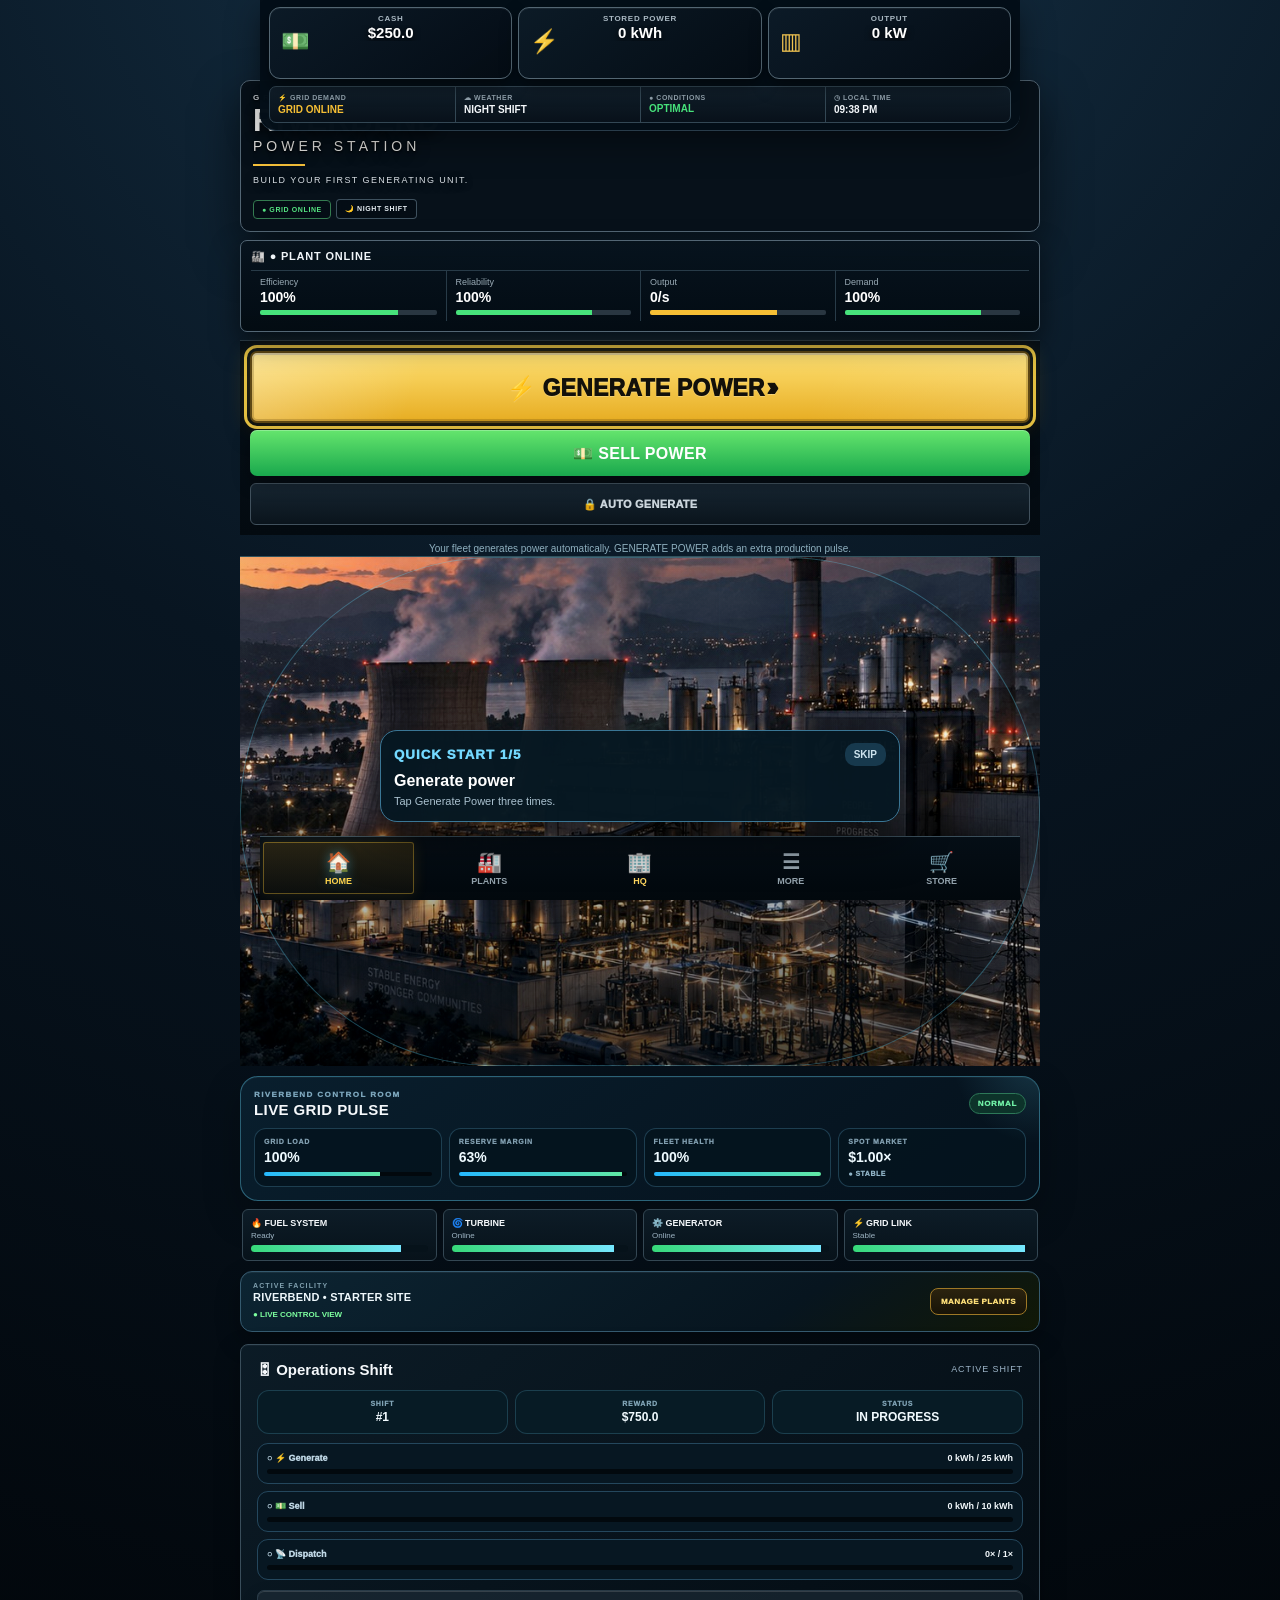
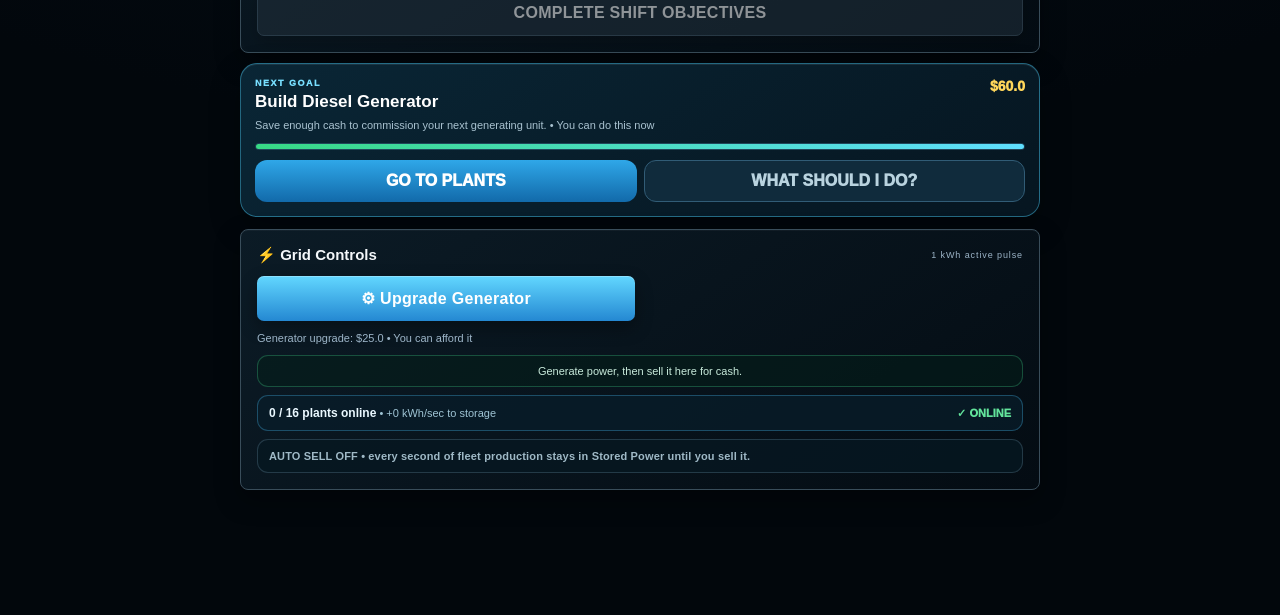
<file: index.html>
<!DOCTYPE html>
<html lang="en">
<head>
<meta charset="UTF-8">
<meta name="viewport" content="width=device-width,initial-scale=1,viewport-fit=cover,user-scalable=no">
<meta name="theme-color" content="#07111b">
<title>Gridline Empire</title>
<link rel="stylesheet" href="css/game.css?v=plants-art-v2"><!-- PPT BUILD 7 SIMPLIFIED -->
<link rel="stylesheet" href="css/build7-simplified.css?v=2">
<link rel="stylesheet" href="css/build13-executive-theme.css?v=13">
<link rel="stylesheet" href="css/build13-vip-rankings.css?v=13">
</head>
<body>
<!-- PPT BUILD 8 RC4 -->
<!-- PPT BUILD 6 ECONOMY V5 -->
<!-- PPT BUILD 6 FINAL SYSTEMS -->
<!-- PPT BUILD 4 CINEMATIC -->
<!-- PPT BUILD 4 TOP HUD FIX HTML -->
<div id="bootSplashPremium">
  <div class="boot-card">
    <h1>GRIDLINE <span>EMPIRE</span></h1>
    <p>PREMIUM ASSET EDITION</p>
    <div class="boot-load"><i></i></div>
  </div>
</div>
<div class="app">
<header class="topbar">
<div class="brand"><div class="logo">GRIDLINE <span>EMPIRE</span><small>CLEANER ENERGY • A BRIGHTER TOMORROW</small></div><div id="rank" class="rank">GRID ROOKIE</div></div>
<div class="stats">
<div class="stat cash"><small>CASH</small><b id="cash">$0</b></div>
<div class="stat power"><small>STORED POWER</small><b id="power">0 kWh</b></div>
<div class="stat"><small>OUTPUT</small><b id="output">0 kW</b></div>
</div>

<div class="b4-ops-strip">
  <div><small>⚡ GRID DEMAND</small><b id="b4Grid">GRID ONLINE</b></div>
  <div><small>☁ WEATHER</small><b id="b4Weather">CLEAR</b></div>
  <div><small>● CONDITIONS</small><b id="b4Condition">OPTIMAL</b></div>
  <div><small>◷ LOCAL TIME</small><b id="b4Clock">--:--</b></div>
</div>
<div id="marketTicker"><span id="tickerText">⚡ Riverbend Power Market initializing...</span></div>

</header>
<main class="content">
<section id="home" class="page active">
<div class="hero">
<div class="sky"><div class="sunmoon"></div></div>
<div class="hills"></div>
<div class="scene-label"><small>GRIDLINE EMPIRE</small><h2>RIVERBEND</h2><h3>POWER STATION</h3><p id="sceneSub">Reliable energy for a brighter tomorrow.</p></div>
<div class="statusstrip"><div id="gridStatus" class="pill grid">● GRID ONLINE</div><div id="weather" class="pill">☀ CLEAR</div></div>


  <div id="cpSteam" class="cp-stage"><i>🌀</i>STEAM</div>
  <div id="cpGas" class="cp-stage"><i>🔥</i>GAS</div>
  <div id="cpSolar" class="cp-stage"><i>☀️</i>SOLAR</div>
  <div id="cpNuclear" class="cp-stage"><i>☢️</i>NUCLEAR</div>
</div>

<div id="stageArtLabel" class="stage-art-label">RIVERBEND GENERATION SITE</div>
<div id="tutorialFinal" class="tutorial-overlay-final">
  <div class="tutorial-avatar">👷‍♂️</div>
  <div class="tutorial-card-final">
    <small id="tutorialFinalStep">TUTORIAL 1/7</small>
    <h3 id="tutorialFinalTitle">Welcome to Gridline Empire</h3>
    <p id="tutorialFinalText">Generate power to begin operating Riverbend Station.</p>
    <div class="tutorial-actions">
      <button id="tutorialFinalNext" onclick="nextFinalTutorial()">NEXT ➜</button>
      <button class="secondary" onclick="skipFinalTutorial()">SKIP</button>
    </div>
  </div>
</div>
<div class="cp-plant-status">
  <h4 id="cpOnline">● PLANT ONLINE</h4>
  <div class="r"><span>Efficiency</span><b id="cpEff">100%</b></div>
  <div class="r"><span>Reliability</span><b id="cpRel">100%</b></div>
  <div class="r"><span>Output</span><b id="cpOut">0/s</b></div>
  <div class="r"><span>Demand</span><b id="cpDemand">100%</b></div>
</div>
<!-- PPT HOME ACTION ORDER V3 --><div class="generate-wrap">
  <button class="generate" onclick="tapGenerate()">⚡ GENERATE POWER</button>
  <!-- PPT SELL POSITION V4 --><button id="sellBtn" class="btn green" onclick="sellPower()">💵 Sell All Power</button><button id="autoGenerateBtn" class="auto-generate-btn" onclick="toggleAutoGenerate()">🔒 AUTO GENERATE</button>
</div><div class="yard">
<div class="cinematic-fx"><i></i><i></i><i></i></div>
<div id="viewStageBadge" class="view-stage-badge">LIVE FACILITY</div>
<div class="cp-stage-rail">
  <button id="cpDiesel" class="cp-stage" onclick="selectStageView('diesel')" title="View Diesel facility"><i>⛽</i>DIESEL</button>

<svg class="plant-art" viewBox="0 0 760 430" preserveAspectRatio="xMidYMid slice" aria-label="Riverbend power station">
<defs>
  <linearGradient id="v10ground" x1="0" y1="0" x2="0" y2="1"><stop offset="0" stop-color="#2d4a4b"/><stop offset="1" stop-color="#182b2f"/></linearGradient>
  <linearGradient id="v10steel" x1="0" y1="0" x2="1" y2="0"><stop offset="0" stop-color="#445b64"/><stop offset=".45" stop-color="#bcc7ca"/><stop offset=".72" stop-color="#687c84"/><stop offset="1" stop-color="#30464f"/></linearGradient>
  <linearGradient id="v10darksteel" x1="0" y1="0" x2="1" y2="0"><stop offset="0" stop-color="#263b44"/><stop offset=".55" stop-color="#536b75"/><stop offset="1" stop-color="#1e3037"/></linearGradient>
  <linearGradient id="v10concrete" x1="0" y1="0" x2="0" y2="1"><stop offset="0" stop-color="#d5dcdd"/><stop offset="1" stop-color="#77878b"/></linearGradient>
  <linearGradient id="v10yellow" x1="0" y1="0" x2="0" y2="1"><stop offset="0" stop-color="#ffd95a"/><stop offset="1" stop-color="#be8517"/></linearGradient>
  <filter id="v10shadow"><feDropShadow dx="0" dy="7" stdDeviation="5" flood-color="#000" flood-opacity=".55"/></filter>
</defs>
<rect x="0" y="250" width="760" height="180" fill="url(#v10ground)"/>
<path d="M0 320 H760 V430 H0Z" fill="#202a2d"/>
<path d="M0 353 H760" stroke="#65767c" stroke-width="5"/>
<path d="M0 390 H760" stroke="#d8ae2f" stroke-width="4" stroke-dasharray="34 28"/>
<g opacity=".55"><path d="M0 328 l18-22 18 22 18-22 18 22 18-22 18 22 18-22 18 22 18-22 18 22 18-22 18 22 18-22 18 22 18-22 18 22 18-22 18 22 18-22 18 22 18-22 18 22 18-22 18 22 18-22 18 22 18-22 18 22 18-22 18 22 18-22 18 22 18-22 18 22 18-22 18 22 18-22 18 22 18-22 18 22" fill="none" stroke="#748a92" stroke-width="2"/></g>

<g id="dieselStage" class="stage">
  <g filter="url(#v10shadow)">
    <rect x="20" y="298" width="76" height="42" rx="3" fill="url(#v10darksteel)" stroke="#9aabb1" stroke-width="2"/>
    <rect class="window" x="30" y="312" width="15" height="10" fill="#eacb56"/><rect class="window" x="50" y="312" width="15" height="10" fill="#eacb56"/>
    <text x="29" y="307" fill="#e9f3f7" font-size="7" font-weight="700">SECURITY</text>
  </g>
  <g filter="url(#v10shadow)">
    <rect x="108" y="260" width="145" height="80" rx="3" fill="url(#v10darksteel)" stroke="#9db0b6" stroke-width="2"/>
    <rect x="118" y="282" width="48" height="31" fill="#14272e" stroke="#74858b"/>
    <g stroke="#b7c4c8" stroke-width="5"><line x1="123" y1="286" x2="123" y2="309"/><line x1="135" y1="286" x2="135" y2="309"/><line x1="147" y1="286" x2="147" y2="309"/><line x1="159" y1="286" x2="159" y2="309"/></g>
    <rect x="181" y="279" width="53" height="22" rx="3" fill="#1b3037" stroke="#8da0a7"/><text x="184" y="294" fill="#ffd64e" font-size="8" font-weight="900">DIESEL GEN</text>
  </g>
  <g filter="url(#v10shadow)"><ellipse cx="83" cy="274" rx="34" ry="11" fill="#aab6b9"/><rect x="49" y="274" width="68" height="52" fill="url(#v10steel)"/><ellipse cx="83" cy="326" rx="34" ry="11" fill="#586d74"/><path d="M50 294 H116" stroke="#6b7f86" stroke-width="3"/></g>
  <g filter="url(#v10shadow)"><rect x="270" y="288" width="70" height="52" rx="2" fill="#30474f" stroke="#8da0a8" stroke-width="2"/><g fill="#aebdc2"><rect x="279" y="270" width="8" height="23"/><rect x="298" y="270" width="8" height="23"/><rect x="317" y="270" width="8" height="23"/></g></g>
</g>

<g id="steamStage" class="stage">
  <g filter="url(#v10shadow)">
    <rect x="265" y="177" width="282" height="163" rx="3" fill="url(#v10steel)" stroke="#a6b6bb" stroke-width="2"/>
    <rect x="292" y="154" width="230" height="24" fill="#344b54" stroke="#81949b" stroke-width="2"/>
    <rect x="284" y="208" width="246" height="23" fill="#20363e" stroke="#6f8289"/>
    <g fill="#e7c957" class="glow"><rect class="window" x="293" y="214" width="17" height="11"/><rect class="window" x="318" y="214" width="17" height="11"/><rect class="window" x="343" y="214" width="17" height="11"/><rect class="window" x="368" y="214" width="17" height="11"/><rect class="window" x="393" y="214" width="17" height="11"/><rect class="window" x="418" y="214" width="17" height="11"/><rect class="window" x="443" y="214" width="17" height="11"/><rect class="window" x="468" y="214" width="17" height="11"/><rect class="window" x="493" y="214" width="17" height="11"/></g>
    <text x="295" y="196" fill="#edf6fa" font-size="11" font-weight="900">STEAM TURBINE HALL</text>
    <g fill="url(#v10steel)" stroke="#748891"><rect x="310" y="136" width="16" height="18" rx="2"/><rect x="360" y="136" width="16" height="18" rx="2"/><rect x="410" y="136" width="16" height="18" rx="2"/><rect x="460" y="136" width="16" height="18" rx="2"/></g>
  </g>
  <g filter="url(#v10shadow)"><rect x="200" y="80" width="45" height="260" fill="#e2e7e8" stroke="#9aa8ad" stroke-width="2"/><rect x="200" y="112" width="45" height="38" fill="#c94838"/><rect x="200" y="192" width="45" height="38" fill="#c94838"/><path d="M194 112 H251 M194 152 H251 M194 192 H251 M194 232 H251" stroke="#263940" stroke-width="4"/><circle class="blink" cx="222" cy="75" r="4" fill="#ff4545"/></g>
  <g class="steamPuff"><circle cx="220" cy="55" r="31" fill="#e8f0f0" opacity=".48"/><circle cx="245" cy="35" r="39" fill="#e8f0f0" opacity=".34"/><circle cx="205" cy="22" r="33" fill="#e8f0f0" opacity=".27"/></g>
  <g filter="url(#v10shadow)"><rect x="317" y="258" width="185" height="69" rx="9" fill="#415a64" stroke="#aab9be" stroke-width="2"/><circle cx="355" cy="292" r="27" fill="#1e343c" stroke="#d2dcdf" stroke-width="3"/><g class="fan" stroke="#f3c53d" stroke-width="5"><line x1="355" y1="268" x2="355" y2="316"/><line x1="331" y1="292" x2="379" y2="292"/><line x1="338" y1="275" x2="372" y2="309"/><line x1="372" y1="275" x2="338" y2="309"/></g><rect x="391" y="270" width="94" height="43" rx="5" fill="#263c44" stroke="#748891"/><text x="404" y="295" fill="#dfeaed" font-size="8" font-weight="900">GENERATOR</text></g>
  <g class="metal"><path d="M110 245 H600" stroke="#d6e0e2" stroke-width="9" stroke-linecap="round"/><path d="M110 259 H600" stroke="#83979f" stroke-width="8" stroke-linecap="round"/><path d="M110 273 H600" stroke="#a9b9be" stroke-width="7" stroke-linecap="round"/><g stroke="#6f858d" stroke-width="4"><line x1="145" y1="235" x2="145" y2="303"/><line x1="230" y1="235" x2="230" y2="303"/><line x1="565" y1="235" x2="565" y2="303"/></g></g>
</g>

<g id="gasStage" class="stage">
  <g filter="url(#v10shadow)"><rect x="540" y="225" width="150" height="115" fill="url(#v10darksteel)" stroke="#8da0a7" stroke-width="2"/><text x="555" y="245" fill="#f1f7fa" font-size="10" font-weight="900">GAS TURBINE BLOCK</text><rect x="555" y="265" width="118" height="30" rx="4" fill="#17313a" stroke="#72878f"/></g>
  <g filter="url(#v10shadow)"><rect x="662" y="124" width="28" height="216" fill="#c7d0d2" stroke="#8b9a9f" stroke-width="2"/><path d="M657 164 H695 M657 205 H695 M657 246 H695" stroke="#31454d" stroke-width="4"/><circle class="blink" cx="676" cy="118" r="4" fill="#ff4a4a"/></g>
  <g class="steamPuff s2"><circle cx="676" cy="96" r="23" fill="#dfe8e8" opacity=".3"/><circle cx="697" cy="78" r="28" fill="#dfe8e8" opacity=".22"/></g>
  <g filter="url(#v10shadow)"><ellipse cx="598" cy="208" rx="36" ry="12" fill="#c9d2d4"/><rect x="562" y="208" width="72" height="91" fill="url(#v10steel)"/><ellipse cx="598" cy="299" rx="36" ry="12" fill="#586c73"/></g>
</g>

<g id="solarStage" class="stage">
  <g transform="translate(505 275) skewX(-14)" filter="url(#v10shadow)"><g fill="#123f67" stroke="#86a5b6" stroke-width="2"><rect x="0" y="0" width="76" height="34"/><rect x="84" y="0" width="76" height="34"/><rect x="18" y="43" width="76" height="34"/><rect x="102" y="43" width="76" height="34"/></g></g>
  <g stroke="#7d9299" stroke-width="4" fill="none"><path d="M620 210 V333 M680 210 V333 M735 210 V333"/><path d="M597 235 H755 M597 265 H755"/></g>
  <g class="pulse" fill="#8edcff"><circle cx="620" cy="235" r="4"/><circle cx="680" cy="265" r="4"/><circle cx="735" cy="235" r="4"/></g>
</g>

<g id="nuclearStage" class="stage">
  <g filter="url(#v10shadow)"><path d="M80 340 V230 Q80 160 150 160 Q220 160 220 230 V340Z" fill="url(#v10concrete)" stroke="#9aa8ad" stroke-width="3"/><rect x="104" y="241" width="92" height="62" rx="5" fill="#65777c" stroke="#9aa8ad"/><text x="150" y="282" text-anchor="middle" fill="#ffe04f" font-size="33">☢</text></g>
  <g filter="url(#v10shadow)"><path d="M235 340 L255 130 L335 130 L355 340Z" fill="url(#v10concrete)" stroke="#9aa8ad" stroke-width="3"/><path d="M345 340 L372 105 L466 105 L493 340Z" fill="url(#v10concrete)" stroke="#9aa8ad" stroke-width="3"/><ellipse cx="295" cy="130" rx="40" ry="8" fill="#475a60"/><ellipse cx="419" cy="105" rx="47" ry="9" fill="#475a60"/></g>
  <g class="steamPuff s2"><circle cx="294" cy="95" r="32" fill="#edf5f5" opacity=".43"/><circle cx="317" cy="68" r="42" fill="#edf5f5" opacity=".28"/></g>
  <g class="steamPuff s3"><circle cx="419" cy="65" r="38" fill="#edf5f5" opacity=".45"/><circle cx="447" cy="35" r="49" fill="#edf5f5" opacity=".26"/></g>
</g>

<g><g stroke="#637981" stroke-width="5"><line x1="48" y1="352" x2="48" y2="265"/><line x1="382" y1="352" x2="382" y2="256"/><line x1="718" y1="352" x2="718" y2="266"/></g><g fill="#ffe484" class="glow"><rect x="38" y="258" width="20" height="7" rx="3"/><rect x="372" y="249" width="20" height="7" rx="3"/><rect x="708" y="259" width="20" height="7" rx="3"/></g><g class="lampGlow" opacity=".15" fill="#ffe997"><path d="M48 265 l-40 88 h80Z"/><path d="M382 256 l-44 97 h88Z"/><path d="M718 266 l-40 87 h80Z"/></g></g>
<g class="truckmove" filter="url(#v10shadow)"><rect x="5" y="365" width="62" height="27" rx="4" fill="url(#v10yellow)"/><rect x="45" y="350" width="25" height="20" rx="4" fill="#b98218"/><circle cx="18" cy="394" r="8" fill="#111"/><circle cx="55" cy="394" r="8" fill="#111"/></g>
<g class="alarm" opacity="0"><circle cx="525" cy="169" r="8" fill="#ff4949" class="blink"/></g>

<g id="ultraDetails" pointer-events="none">
 <g opacity=".32">
  <path d="M0 344 H760" stroke="#8fdcff" stroke-width="1"/>
  <path d="M0 348 H760" stroke="#061016" stroke-width="2"/>
 </g>
 <g fill="#d9edf4" opacity=".72">
  <circle cx="116" cy="350" r="2"/><circle cx="145" cy="350" r="2"/><circle cx="613" cy="350" r="2"/><circle cx="642" cy="350" r="2"/>
 </g>
 <g opacity=".75" filter="url(#v10shadow)">
   <rect x="18" y="337" width="104" height="17" rx="3" fill="#071820" stroke="#4b778d"/>
   <text x="70" y="349" text-anchor="middle" fill="#d6eef7" font-size="7" font-weight="900">RIVERBEND ENERGY</text>
 </g>
</g>

</svg>
<div id="v10StageLabel" class="v10-stage-label">RIVERBEND STARTER SITE</div>
<div class="premium-art-badge">PREMIUM FACILITY ART</div>

</div>

</div>

<div id="b10CommandDeck" class="b10-command-deck">
  <div class="b10-deck-head"><div><small>RIVERBEND CONTROL ROOM</small><strong>LIVE GRID PULSE</strong></div><span id="b10AlertState">NORMAL</span></div>
  <div class="b10-pulse-grid">
    <div class="b10-pulse"><small>GRID LOAD</small><strong id="b10GridLoad">100%</strong><div class="b10-meter"><i id="b10GridLoadBar"></i></div></div>
    <div class="b10-pulse"><small>RESERVE MARGIN</small><strong id="b10ReserveMargin">25%</strong><div class="b10-meter"><i id="b10ReserveBar"></i></div></div>
    <div class="b10-pulse"><small>FLEET HEALTH</small><strong id="b10FleetHealth">100%</strong><div class="b10-meter"><i id="b10HealthBar"></i></div></div>
    <div class="b10-pulse"><small>SPOT MARKET</small><strong id="b10MarketPrice">$1.00×</strong><div class="b10-market-trend" id="b10MarketSignal">STABLE</div></div>
  </div>
</div>
<div class="cp-equipment">
  <div class="cp-equip"><strong>🔥 FUEL SYSTEM</strong><small id="cpFuelText">Ready</small><div class="bar"><i id="cpFuelBar" style="width:85%"></i></div></div>
  <div class="cp-equip"><strong>🌀 TURBINE</strong><small id="cpTurbineText">Online</small><div class="bar"><i id="cpTurbineBar" style="width:92%"></i></div></div>
  <div class="cp-equip"><strong>⚙️ GENERATOR</strong><small id="cpGeneratorText">Online</small><div class="bar"><i id="cpGeneratorBar" style="width:96%"></i></div></div>
  <div class="cp-equip"><strong>⚡ GRID LINK</strong><small id="cpGridText">Stable</small><div class="bar"><i id="cpGridBar" style="width:98%"></i></div></div>
</div>


<div class="b4-myplants">
  <div class="b4-myplants-head"><strong>🏭 MY PLANTS</strong><span>FACILITY SELECT</span></div>
  <div class="b4-plant-cards">
    <button class="b4-plant-card" data-stage="steam" onclick="selectStageView('steam')"><b>RIVERBEND</b><small>STEAM FACILITY</small></button>
    <button class="b4-plant-card" data-stage="gas" onclick="selectStageView('gas')"><b>PINE RIDGE</b><small>GAS FACILITY</small></button>
    <button class="b4-plant-card" data-stage="solar" onclick="selectStageView('solar')"><b>SUNCREST</b><small>SOLAR FACILITY</small></button>
    <button class="b4-plant-card" data-stage="nuclear" onclick="selectStageView('nuclear')"><b>BLACKRIDGE</b><small>NUCLEAR FACILITY</small></button>
  </div>
</div>
<div id="tutorialBox" class="tutorial">
  <strong id="tutorialTitle">Welcome to Riverbend</strong>
  <p id="tutorialText" class="small">Generate power, sell it to the grid, then build your first generator.</p>
  <button class="btn green" style="width:100%" onclick="tutorialNext()">CONTINUE</button>
</div>

<div id="eventBox" class="event"><h3 id="eventTitle">⚠ Plant Event</h3><p id="eventText"></p><button id="eventButton" class="btn orange" onclick="resolveEvent()">RESOLVE</button></div>
<div class="card b10-shift-card"><div class="section-title"><h3>🎛 Operations Shift</h3><span id="b10ShiftBadge">ACTIVE SHIFT</span></div><div id="b10OpsShift"></div></div>
<div class="card"><div class="section-title"><h3>⚡ Grid Controls</h3><span id="tapInfo">1 kWh/tap</span></div><div class="btnrow"><button class="btn blue" onclick="upgradeTap()">⚙ Upgrade Generator</button></div><p class="small" id="tapCost"></p></div>
<div class="card"><div class="section-title"><h3>📊 Operations Dashboard</h3><span>LIVE</span></div><div class="dashboard">
<div class="dash"><small>OPERATOR LEVEL</small><b id="operatorLevel">1</b></div>
<div class="dash"><small>OPERATOR XP</small><b id="operatorXP">0 / 100</b></div>
<div class="dash"><small>EFFICIENCY</small><b id="efficiencyValue">100%</b></div>
<div class="dash"><small>MAINTENANCE</small><b id="maintenanceValue">100%</b></div>
<div class="dash"><small>FUEL COST</small><b id="fuelCostValue">$0/s</b></div>
<div class="dash"><small>NET VALUE</small><b id="netValue">$0/s</b></div>
</div>
<div class="kpi-row">
  <div class="kpi"><small>LIFETIME CASH</small><b id="kpiLifetime">$0</b></div>
  <div class="kpi"><small>CONTRACTS</small><b id="kpiContracts">0</b></div>
  <div class="kpi"><small>PRESTIGE</small><b id="kpiPrestige">0</b></div>
</div>

<div class="empire-command-card">
  <div class="empire-command-top">
    <div><small>COMPANY TIER</small><strong id="empireTier">LOCAL UTILITY</strong></div>
    <div class="empire-mult"><small>EMPIRE OUTPUT</small><strong id="empireMultiplier">1.00×</strong></div>
  </div>
  <div class="empire-progress"><i id="empireProgressBar"></i></div>
  <div class="empire-command-foot"><span id="empireNextMilestone">Next milestone: $65M</span><span id="empireLevelLabel">Empire LV 0</span></div>
</div>
</div>
<div class="card"><div class="section-title"><h3>📜 Power Contracts</h3><span>CUSTOMERS</span></div><div id="contractList"></div></div>
<div class="card"><div class="section-title"><h3>🛠 Maintenance</h3><span id="maintenanceStatus">Healthy</span></div><div class="btnrow"><button class="btn orange" onclick="performMaintenance()">🔧 SERVICE PLANT</button><button class="btn dark" onclick="hireEngineer()">👷 HIRE ENGINEER</button></div><p id="engineerInfo" class="small"></p></div>

<div class="card">
  <div class="section-title"><h3>📈 Live Power Market</h3><span id="marketTrend">LIVE</span></div>
  <div class="uf-statbar">
    <div class="uf-panel"><small>SPOT PRICE</small><div id="spotPrice" class="uf-value uf-gold">$1.00</div></div>
    <div class="uf-panel"><small>GRID DEMAND</small><div id="gridDemand" class="uf-value">100%</div></div>
    <div class="uf-panel"><small>REPUTATION</small><div id="reputationValue" class="uf-value uf-cyan">0</div></div>
    <div class="uf-panel"><small>RELIABILITY</small><div id="reliabilityValue" class="uf-value uf-green">100%</div></div>
  </div>
  <div class="final-toolbar">
    <button id="autoSellBtn" class="btn dark" onclick="toggleAutoSell()">AUTO SELL: OFF</button>
    <button id="tutorialDispatchBtn" class="btn blue" onclick="dispatchPower()">⚡ DISPATCH TO GRID</button>
  </div>
</div>

<div class="card">
  <div class="section-title"><h3>🔋 Grid Battery</h3><span>ENERGY STORAGE</span></div>
  <div class="uf-grid">
    <div class="uf-panel">
      <small>STORED IN BATTERY</small>
      <div id="batteryStored" class="uf-value uf-cyan">0 kWh</div>
      <div class="uf-meter"><i id="batteryMeter"></i></div>
      <p id="batteryCapacityText">Capacity 0 kWh</p>
    </div>
    <div class="uf-panel">
      <small>BATTERY LEVEL</small>
      <div id="batteryLevel" class="uf-value">LV 0</div>
      <p>Stores surplus energy and can discharge during high prices.</p>
    </div>
  </div>
  <div class="btnrow" style="margin-top:10px">
    <button class="btn green" onclick="chargeBattery()">CHARGE BATTERY</button>
    <button class="btn orange" onclick="dischargeBattery()">SELL BATTERY POWER</button>
  </div>
  <button class="btn purple" style="width:100%;margin-top:10px" onclick="upgradeBattery()">UPGRADE BATTERY</button>
</div>

<div class="card">
  <div class="section-title"><h3>🏢 Company Management</h3><span>STAFF & POLICY</span></div>
  <div class="uf-grid">
    <div class="uf-panel"><small>STAFF</small><div id="staffCount" class="uf-value">0</div><p>Engineers, traders, safety and operations specialists.</p></div>
    <div class="uf-panel"><small>COMPANY RATING</small><div id="companyRating" class="uf-value uf-gold">C</div><p>Improves with reliability, cash, contracts and reputation.</p></div>
  </div>
  <button class="btn blue" style="width:100%;margin-top:10px" onclick="showPage('company',document.querySelector('[data-nav=company]'))">OPEN COMPANY HQ</button>
</div>

<div class="card"><div class="section-title"><h3>📋 Activity Log</h3><span>LIVE</span></div><div id="activityLog" class="log"></div></div>
</section>
<section id="plants" class="page">
<div class="page-hero empire-hero"><div><small>GENERATION DIVISION</small><h2>Build the Fleet</h2><p>Scale from Riverbend equipment through offshore, advanced nuclear, fusion and orbital generation.</p></div><div class="page-hero-icon">🏭</div></div>
<div class="card"><div class="section-title"><h3>🏭 Generating Assets</h3><span>BUILD THE COMPLEX</span></div><div id="plantList"></div></div>
<div class="card automation-core-card"><div class="section-title"><h3>🤖 Automation Core</h3><span>AUTO GENERATE</span></div><div id="automationCore"></div></div>
<div class="card"><div class="section-title"><h3>⚙ Corporate Upgrades</h3><span>PERMANENT BONUSES</span></div><div id="corporateUpgradeList"></div></div>
<div class="card prestige-v6"><div class="section-title"><h3>♻ Prestige</h3><span>REBUILD STRONGER</span></div><p id="prestigeInfo"></p><button class="btn purple" style="width:100%" onclick="prestige()">PRESTIGE COMPANY</button></div>
<div class="card legacy-grid-card"><div class="section-title"><h3>💠 Legacy Grid</h3><span>GRID CREDITS</span></div><div id="legacyGrid"></div></div>
</section>
<section id="map" class="page">
<div class="page-hero grid-hero"><div><small>TRANSMISSION DIVISION</small><h2>Expand the Grid</h2><p>Connect regional markets, then finance massive infrastructure projects.</p></div><div class="page-hero-icon">🗺️</div></div>
<div class="card"><div class="section-title"><h3>🗺 Power Grid Expansion</h3><span>REGIONAL BONUSES</span></div><div id="regionList" class="mapgrid"></div></div>
<div class="card mega-project-card"><div class="section-title"><h3>🌐 Mega Grid Projects</h3><span>STRATEGIC INFRASTRUCTURE</span></div><div id="megaProjectList"></div></div>
</section>
<section id="goals" class="page">
<div class="page-hero goals-hero"><div><small>BOARD OBJECTIVES</small><h2>Empire Roadmap</h2><p>$65M is only the beginning. Progression now extends through decillions, Grid Credits, prestige milestones and repeatable Empire Levels.</p></div><div class="page-hero-icon">🏆</div></div>
<div class="card phase-card"><div class="section-title"><h3>🧭 Strategic Progression</h3><span>MULTI-GATE</span></div><div id="nextPhase"></div></div>
<div class="card b10-license-card"><div class="section-title"><h3>🪪 Grid Authority License</h3><span>CAREER PROGRESSION</span></div><div id="b10LicenseProgress"></div></div>
<div class="card"><div class="section-title"><h3>🎯 Missions</h3><span>CASH REWARDS</span></div><div id="missionList"></div></div>
<div class="card"><div class="section-title"><h3>🏆 Achievements</h3><span>CAREER MILESTONES</span></div><div id="achievementList"></div></div>
<div class="card endgame empire-roadmap">
  <div class="section-title"><h3>⚡ Empire Milestones</h3><span>LONG-TERM</span></div>
  <p class="small">There is no quick finish line. Build the fleet, master assets, complete contracts, fund mega projects and advance from millions through decillions. Prestige, Grid Credits and Empire Levels continue beyond the listed milestones.</p>
  <div id="endgameList"></div>
</div>
<div class="card dynasty-card"><div class="section-title"><h3>👑 Empire Level</h3><span>REPEATABLE</span></div><div id="empireAscension"></div></div>
</section>

<!-- PPT BUILD 6 HQ COMMAND CENTER -->
<section id="company" class="page hq6-page">
<div class="hq6-shell">
  <div class="hq6-titlebar">
    <div><small>HEADQUARTERS</small><h2>GRIDLINE <span>EMPIRE</span></h2><p>HQ Command Center • Global energy. Local impact. Build a stronger grid.</p></div>
    <div class="hq6-level"><span>COMPANY LEVEL</span><b id="hq6Level">LV 1</b><div class="hq6-xp"><i id="hq6Xp"></i></div></div>
  </div>

  <div class="hq6-kpis">
    <div class="hq6-kpi cash"><small>CASH</small><b id="hq6Cash">$0</b></div>
    <div class="hq6-kpi"><small>STORED POWER</small><b id="hq6Stored">0 kWh</b></div>
    <div class="hq6-kpi output"><small>CURRENT OUTPUT</small><b id="hq6Output">0/s</b></div>
    <div class="hq6-kpi"><small>WORKFORCE</small><b id="hq6Staff">0 STAFF</b></div>
    <div class="hq6-kpi rep"><small>REPUTATION</small><b id="hq6Rep">0</b></div>
  </div>

  <div class="hq6-hero">
    <div class="hq6-hero-brand"><small>RIVERBEND ENERGY GROUP</small><strong>HQ <span>ONLINE</span></strong></div>
    <div class="hq6-gridlive">
      <div class="row"><span>GRID STABILITY</span><b id="hq6GridStability" class="good">100%</b></div>
      <div class="row"><span>REGIONAL DEMAND</span><b id="hq6Demand">100%</b></div>
      <div class="row"><span>PLANTS ONLINE</span><b id="hq6Plants">0 / 5</b></div>
      <div class="row"><span>LOCAL TIME</span><b id="hq6Time">--:--</b></div>
    </div>
    <div class="hq6-hero-bottom">
      <div class="hq6-hero-stat"><small>COMPANY VALUE</small><b id="hq6CompanyValue">$0</b></div>
      <div class="hq6-hero-stat"><small>PROJECTED DAILY</small><b id="hq6Daily" class="green">$0</b></div>
      <div class="hq6-hero-stat"><small>NET VALUE</small><b id="hq6Net">$0/s</b></div>
      <div class="hq6-hero-stat"><small>R&D PROGRESS</small><b id="hq6ResearchCount">0 TECH LEVELS</b></div>
    </div>
  </div>

  <div class="hq6-section-head"><h3>EXECUTIVE DEPARTMENTS</h3><span>Tap a department to manage it</span></div>
  <div class="hq6-depts">
    <div class="hq6-dept" data-dept="operations" onclick="openHQ6Department('operations')"><div class="hq6-dept-img" style="background-image:url('assets/hq6_operations.jpg')"></div><div class="hq6-dept-body"><div class="hq6-dept-title"><strong>🎛 OPERATIONS</strong><span id="hq6Lv-operations">LV 1</span></div><p>Dispatch, automation and plant performance.</p><div class="hq6-effect" id="hq6Effect-operations">+0% Plant Production</div><button class="hq6-upgrade" id="hq6Cost-operations" onclick="event.stopPropagation();upgradeHQ6Department('operations')">UPGRADE</button></div></div>
    <div class="hq6-dept" data-dept="engineering" onclick="openHQ6Department('engineering')"><div class="hq6-dept-img" style="background-image:url('assets/hq6_engineering.jpg')"></div><div class="hq6-dept-body"><div class="hq6-dept-title"><strong>🔧 ENGINEERING</strong><span id="hq6Lv-engineering">LV 1</span></div><p>Reliability, maintenance and technical support.</p><div class="hq6-effect" id="hq6Effect-engineering">-0% Maintenance Cost</div><button class="hq6-upgrade" id="hq6Cost-engineering" onclick="event.stopPropagation();upgradeHQ6Department('engineering')">UPGRADE</button></div></div>
    <div class="hq6-dept" data-dept="trading" onclick="openHQ6Department('trading')"><div class="hq6-dept-img" style="background-image:url('assets/hq6_trading.jpg')"></div><div class="hq6-dept-body"><div class="hq6-dept-title"><strong>📈 TRADING</strong><span id="hq6Lv-trading">LV 1</span></div><p>Market timing, dispatch and energy revenue.</p><div class="hq6-effect" id="hq6Effect-trading">+0% Power Sale Value</div><button class="hq6-upgrade" id="hq6Cost-trading" onclick="event.stopPropagation();upgradeHQ6Department('trading')">UPGRADE</button></div></div>
    <div class="hq6-dept" data-dept="hr" onclick="openHQ6Department('hr')"><div class="hq6-dept-img" style="background-image:url('assets/hq6_hr.jpg')"></div><div class="hq6-dept-body"><div class="hq6-dept-title"><strong>👥 HR & TRAINING</strong><span id="hq6Lv-hr">LV 1</span></div><p>Hire specialists and develop the workforce.</p><div class="hq6-effect" id="hq6Effect-hr">-0% Hiring Cost</div><button class="hq6-upgrade" id="hq6Cost-hr" onclick="event.stopPropagation();upgradeHQ6Department('hr')">UPGRADE</button></div></div>
    <div class="hq6-dept" data-dept="research" onclick="openHQ6Department('research')"><div class="hq6-dept-img" style="background-image:url('assets/hq6_research.jpg')"></div><div class="hq6-dept-body"><div class="hq6-dept-title"><strong>🧪 R&D</strong><span id="hq6Lv-research">LV 1</span></div><p>Unlock automation, storage and advanced controls.</p><div class="hq6-effect" id="hq6Effect-research">-0% Research Cost</div><button class="hq6-upgrade" id="hq6Cost-research" onclick="event.stopPropagation();upgradeHQ6Department('research')">UPGRADE</button></div></div>
    <div class="hq6-dept" data-dept="finance" onclick="openHQ6Department('finance')"><div class="hq6-dept-img" style="background-image:url('assets/hq6_finance.jpg')"></div><div class="hq6-dept-body"><div class="hq6-dept-title"><strong>🪙 FINANCE</strong><span id="hq6Lv-finance">LV 1</span></div><p>Cash flow, investment discipline and returns.</p><div class="hq6-effect" id="hq6Effect-finance">+0% Finance Sale Bonus</div><button class="hq6-upgrade" id="hq6Cost-finance" onclick="event.stopPropagation();upgradeHQ6Department('finance')">UPGRADE</button></div></div>
    <div class="hq6-dept" data-dept="grid" onclick="openHQ6Department('grid')"><div class="hq6-dept-img" style="background-image:url('assets/hq6_grid.jpg')"></div><div class="hq6-dept-body"><div class="hq6-dept-title"><strong>⚡ GRID CONTROL</strong><span id="hq6Lv-grid">LV 1</span></div><p>Regional stability, transmission and dispatch.</p><div class="hq6-effect" id="hq6Effect-grid">+0% Grid Output + Sale</div><button class="hq6-upgrade" id="hq6Cost-grid" onclick="event.stopPropagation();upgradeHQ6Department('grid')">UPGRADE</button></div></div>
  </div>

  <div class="hq6-detail" data-detail="operations"><div class="hq6-detail-head"><h3>🎛 Operations Center</h3><button class="hq6-close" onclick="closeHQ6Details()">CLOSE</button></div><p class="small">Choose how the company dispatches and operates the fleet.</p><div id="policyList" class="uf-grid"></div></div>
  <div class="hq6-detail" data-detail="engineering"><div class="hq6-detail-head"><h3>🔧 Engineering</h3><button class="hq6-close" onclick="closeHQ6Details()">CLOSE</button></div><div class="hq6-action-grid"><div class="hq6-action"><small>PLANT CONDITION</small><b id="maintenanceStatus">Healthy</b><button class="uf-btn" onclick="performMaintenance()">SERVICE PLANT</button></div><div class="hq6-action"><small>FIELD ENGINEERS</small><b id="engineerInfo">Engineering Support</b><button class="uf-btn" onclick="hireEngineer()">HIRE ENGINEER</button></div></div></div>
  <div class="hq6-detail" data-detail="trading"><div class="hq6-detail-head"><h3>📈 Trading Floor</h3><button class="hq6-close" onclick="closeHQ6Details()">CLOSE</button></div><div class="hq6-action-grid"><div class="hq6-action"><small>GRID DISPATCH</small><b>Sell at market conditions</b><button class="uf-btn green" onclick="dispatchPower()">DISPATCH POWER</button></div><div class="hq6-action"><small>AUTOMATION</small><b>Market-responsive selling</b><button class="uf-btn" onclick="toggleAutoSell()">TOGGLE AUTO SELL</button></div></div></div>
  <div class="hq6-detail" data-detail="hr"><div class="hq6-detail-head"><h3>👥 HR & Training</h3><button class="hq6-close" onclick="closeHQ6Details()">CLOSE</button></div><div id="staffList" class="uf-list"></div></div>
  <div class="hq6-detail" data-detail="research"><div class="hq6-detail-head"><h3>🧪 Research & Development</h3><button class="hq6-close" onclick="closeHQ6Details()">CLOSE</button></div><div id="researchTree" class="uf-research"></div></div>
  <div class="hq6-detail" data-detail="finance"><div class="hq6-detail-head"><h3>🪙 Finance Office</h3><button class="hq6-close" onclick="closeHQ6Details()">CLOSE</button></div><div class="hq6-action-grid"><div class="hq6-action"><small>AVAILABLE CASH</small><b id="hq6FinanceCash">Linked to company cash</b><p class="small">Finance upgrades improve realized sale value across the company.</p></div><div class="hq6-action"><small>CONTRACT PERFORMANCE</small><b>Revenue Strategy</b><p class="small">Complete contracts and increase reputation to strengthen company value.</p></div></div></div>
  <div class="hq6-detail" data-detail="grid"><div class="hq6-detail-head"><h3>⚡ Grid Control Network</h3><button class="hq6-close" onclick="closeHQ6Details()">CLOSE</button></div><div class="hq6-action-grid"><div class="hq6-action"><small>REAL-TIME DISPATCH</small><b>Balance stored generation</b><button class="uf-btn green" onclick="dispatchPower()">DISPATCH TO GRID</button></div><div class="hq6-action"><small>REGIONAL NETWORK</small><b>Expand transmission reach</b><button class="uf-btn" onclick="showPage('map',document.querySelector('[data-nav=map]'))">OPEN GRID MAP</button></div></div></div>

  <div class="hq6-goal"><div><small>NEXT COMPANY GOAL</small><strong id="hq6Goal">Expand to 2 Plants</strong></div><b id="hq6GoalArrow">»</b></div>
</div>
</section>

<section id="stats" class="page">
  <div class="uf-banner">
    <h3>📊 Company Analytics</h3>
    <p>Lifetime production, earnings, reliability and expansion performance.</p>
  </div>
  <div class="card">
    <div class="section-title"><h3>Company Snapshot</h3><span>LIVE</span></div>
    <div class="uf-statbar">
      <div class="uf-panel"><small>LIFETIME ENERGY</small><div id="statsEnergy" class="uf-value">0</div></div>
      <div class="uf-panel"><small>LIFETIME CASH</small><div id="statsCash" class="uf-value">$0</div></div>
      <div class="uf-panel"><small>CONTRACTS</small><div id="statsContracts" class="uf-value">0</div></div>
      <div class="uf-panel"><small>PRESTIGES</small><div id="statsPrestige" class="uf-value">0</div></div>
    </div>
  </div>
  <div class="card empire-stats-card">
    <div class="section-title"><h3>🌐 Empire Analytics</h3><span>LONG GAME</span></div>
    <div class="uf-statbar">
      <div class="uf-panel"><small>COMPANY TIER</small><div id="statsTier" class="uf-value uf-gold">LOCAL</div></div>
      <div class="uf-panel"><small>MEGA PROJECTS</small><div id="statsProjects" class="uf-value">0</div></div>
      <div class="uf-panel"><small>EMPIRE LEVEL</small><div id="statsEmpireLevel" class="uf-value uf-cyan">0</div></div>
      <div class="uf-panel"><small>EMPIRE BONUS</small><div id="statsEmpireBonus" class="uf-value uf-green">+0%</div></div>
    </div>
  </div>
  <div class="card">
    <div class="section-title"><h3>⚙ Plant Fleet</h3><span>CAPACITY</span></div>
    <div id="fleetStats" class="uf-list"></div>
  </div>
  <div class="card uf-weekly">
    <div class="section-title"><h3>🗓 Weekly Challenge</h3><span id="weeklyTimer">7 DAYS</span></div>
    <div id="weeklyChallenge"></div>
  </div>
</section>

<!-- PPT BUILD 6 STORE 16 -->
<section id="store" class="page b6-store-page">
<div class="b6-store-shell">
  <div class="b6-store-hero"><div><small>GRIDLINE EMPIRE • EXECUTIVE STORE</small><h2>EXECUTIVE <span>POWER SHOP</span></h2><p>Permanent licenses, HQ cosmetics, optional boosts and company resource packs.</p></div><div class="b6-store-hero-icon">⚡</div></div>
  <div class="b6-store-status"><div><small>APP STORE</small><b id="storeKitStatus">Connecting to Apple StoreKit…</b></div><button id="restorePurchasesBtn" class="btn dark" onclick="restorePurchases()">RESTORE</button></div>

  <div class="b6-store-head"><h3>⭐ FEATURED EXECUTIVE UPGRADES</h3><span>PERMANENT</span></div>
  <div class="b6-product-grid">
    <div class="b6-product founder"><div class="b6-badge">FOUNDER</div><div class="b6-icon">🏆</div><h4>Founder's Energy Bundle</h4><p>Permanent Founder status • +3% output • +3% sale quality • 5% staff & research discount.</p><button id="b6Buy-foundersBundle" class="b6-buy gold" onclick="purchaseB6Product('foundersBundle')">BUY</button></div>
    <div class="b6-product"><div class="b6-badge">PREMIUM</div><div class="b6-icon">👔</div><h4>Executive License</h4><p>Permanent +8% generation and +5% grid sale quality.</p><button id="executivePurchaseBtn" class="b6-buy purple" onclick="purchaseExecutiveLicense()">BUY</button></div>
    <div class="b6-product"><div class="b6-badge">AUTOMATION</div><div class="b6-icon">🤖</div><h4>Auto Generate</h4><p>Permanent convenience upgrade that adds an automatic generation pulse every second.</p><button id="autoGeneratePurchaseBtn" class="b6-buy purple" onclick="purchaseAutoGenerate()">BUY</button></div>
  </div>

  <div class="b6-store-head"><h3>🏢 PERMANENT COMPANY UPGRADES</h3><span>RESTORABLE</span></div>
  <div class="b6-product-grid">
    <div class="b6-product"><div class="b6-icon">🚫</div><h4>Remove Ads</h4><p>Permanently removes forced interstitial ads. Rewarded ads stay optional.</p><button id="removeAdsPurchaseBtn" class="b6-buy gold" onclick="purchaseRemoveAds()">BUY</button></div>
    <div class="b6-product"><div class="b6-icon">✨</div><h4>HQ Executive Theme</h4><p>Permanent black-and-gold executive HQ presentation.</p><button id="b6Buy-hqExecutiveTheme" class="b6-buy gold" onclick="purchaseB6Product('hqExecutiveTheme')">BUY</button></div>
    <div class="b6-product"><div class="b6-icon">🌙</div><h4>Offline Operations License</h4><p>Raises base offline efficiency from 25% to 40% and extends the offline window from 8 to 12 hours. Diminishing returns still apply.</p><button id="b6Buy-offlineOperations" class="b6-buy blue" onclick="purchaseB6Product('offlineOperations')">BUY</button></div>
    <div class="b6-product"><div class="b6-icon">💹</div><h4>Auto Sell License</h4><p>Unlocks Auto Sell immediately plus Immediate, High Price, and Reserve modes. Standard High Price Auto Sell can still be earned through Advanced Automation research.</p><button id="b6Buy-autoSellLicense" class="b6-buy green" onclick="purchaseB6Product('autoSellLicense')">BUY</button></div>
  </div>

  <div class="b6-store-head"><h3>📦 OPERATIONS & EXPANSION PACKS</h3><span>CONSUMABLE</span></div>
  <div class="b6-product-grid">
    <div class="b6-product"><div class="b6-icon">⚡</div><h4>Turbo Grid Pack</h4><p>60 minutes of 2× generation.</p><button id="turboGridPurchaseBtn" class="b6-buy blue" onclick="purchaseTurboGridPack()">BUY</button></div>
    <div class="b6-product"><div class="b6-icon">🧰</div><h4>Maintenance Crate</h4><p>Clears an active breakdown, fully repairs the fleet + 15 minutes of +35% output.</p><button id="maintenanceCratePurchaseBtn" class="b6-buy orange" onclick="purchaseMaintenanceCrate()">BUY</button></div>
    <div class="b6-product"><div class="b6-icon">💵</div><h4>Capital Injection</h4><p>Scaled cash injection based on current company value.</p><button id="capitalInjectionPurchaseBtn" class="b6-buy green" onclick="purchaseCapitalInjection()">BUY</button></div>
    <div class="b6-product"><div class="b6-icon">📡</div><h4>Market Intelligence Pack</h4><p>+25% electricity sale value for 30 minutes.</p><button id="b6Buy-marketIntelligence" class="b6-buy cyan" onclick="purchaseB6Product('marketIntelligence')">BUY</button></div>
    <div class="b6-product"><div class="b6-icon">🛠️</div><h4>Emergency Engineering Team</h4><p>Clears an active breakdown, fully repairs the fleet + 60 minutes of heavy wear and breakdown protection.</p><button id="b6Buy-emergencyEngineering" class="b6-buy orange" onclick="purchaseB6Product('emergencyEngineering')">BUY</button></div>
    <div class="b6-product"><div class="b6-icon">🧪</div><h4>R&amp;D Accelerator</h4><p>50% off your next research upgrade.</p><button id="b6Buy-rdAccelerator" class="b6-buy purple" onclick="purchaseB6Product('rdAccelerator')">BUY</button></div>
    <div class="b6-product"><div class="b6-icon">👥</div><h4>Recruitment Drive</h4><p>50% off your next specialist staff hire.</p><button id="b6Buy-recruitmentDrive" class="b6-buy blue" onclick="purchaseB6Product('recruitmentDrive')">BUY</button></div>
    <div class="b6-product"><div class="b6-icon">🔋</div><h4>Grid Reserve Pack</h4><p>Adds at least 30 minutes of current generation to stored power.</p><button id="b6Buy-gridReserve" class="b6-buy cyan" onclick="purchaseB6Product('gridReserve')">BUY</button></div>
    <div class="b6-product"><div class="b6-icon">🗺️</div><h4>Regional Expansion Fund</h4><p>Large scaled cash injection + 25 company reputation.</p><button id="b6Buy-regionalExpansion" class="b6-buy green" onclick="purchaseB6Product('regionalExpansion')">BUY</button></div>
  </div>

  <div class="card daily-streak-card"><div class="section-title"><h3>🎁 7-Day Supply Streak</h3><span>FREE DAILY</span></div><div id="dailyStreakUI"></div><button id="dailyClaimBtn" class="btn green" style="width:100%;margin-top:12px" onclick="dailyReward()">CLAIM DAILY DROP</button></div>
  <div class="card rewarded-ad-card"><div class="section-title"><h3>🎬 Rewarded Operations</h3><span>OPTIONAL AD</span></div><div class="storeitem ad-reward-item"><div><strong>⚡ Watch Ad • Grid Overdrive</strong><small>Optional rewarded ad • 2× output for 10 minutes</small></div><button id="rewardedAdBtn" class="btn blue" onclick="watchRewardedAd()">WATCH AD</button></div><div id="adStatus" class="storekit-status ad-status">Ad system checking status…</div></div>
<div class="card danger-zone"><div class="section-title"><h3>⚠ Save Controls</h3><span>LOCAL DATA</span></div><div class="storeitem"><div><strong>♻ Reset Save</strong><small>Erase local progress. Native permanent purchases can be restored.</small></div><button class="btn red" onclick="resetGame()">RESET</button></div></div>
  <div class="card"><div class="section-title"><h3>⚙ Settings</h3><span>GAME</span></div><div class="settings-grid"><div class="setting"><b>Sound Effects</b><button id="soundToggle" class="toggle" onclick="toggleSetting('sound')">ON</button></div><div class="setting"><b>Haptics</b><button id="hapticsToggle" class="toggle" onclick="toggleSetting('haptics')">ON</button></div><div class="setting premium-setting"><b>Music Volume</b><input id="musicVolume" type="range" min="0" max="100" value="16" oninput="setPremiumVolume('music',this.value)"></div><div class="setting premium-setting"><b>SFX Volume</b><input id="sfxVolume" type="range" min="0" max="100" value="22" oninput="setPremiumVolume('sfx',this.value)"></div><div class="setting"><b>Reduced Motion</b><button id="motionToggle" class="toggle" onclick="toggleSetting('reducedMotion')">OFF</button></div><div class="setting"><b>Compact Numbers</b><button id="compactToggle" class="toggle on" onclick="toggleSetting('compact')">ON</button></div></div><div class="final-toolbar"><button class="btn blue" onclick="restartFirstShift6()">🎓 REPLAY FIRST SHIFT</button><button class="btn dark" onclick="exportSave()">📤 EXPORT SAVE</button><button class="btn dark" onclick="importSave()">📥 IMPORT SAVE</button></div></div>
</div>
</section>

</main></div>
<nav class="nav" style="grid-template-columns:repeat(7,1fr)">
<button class="active" data-nav="home" onclick="showPage('home',this)"><i>🏠</i>HOME</button>
<button data-nav="plants" onclick="showPage('plants',this)"><i>🏭</i>PLANTS</button>
<button data-nav="map" onclick="showPage('map',this)"><i>🗺️</i>MAP</button>
<button data-nav="goals" onclick="showPage('goals',this)"><i>🎯</i>GOALS</button>
<button data-nav="company" onclick="showPage('company',this)"><i>🏢</i>HQ</button>
<button data-nav="stats" onclick="showPage('stats',this)"><i>📊</i>STATS</button>
<button data-nav="store" onclick="showPage('store',this)"><i>🛒</i>STORE</button>
</nav>
<div id="toast" class="toast"></div>

<div id="tutorialMask2" class="tut-mask"></div>
<div id="tutorialPanel2" class="tut-panel">
  <div class="tut-head">
    <small id="tutorialCount2">TUTORIAL 1/7</small>
    <button class="btn dark" style="min-height:auto;padding:6px 9px" onclick="skipGuidedTutorial()">SKIP</button>
  </div>
  <h3 id="tutorialTitle2">Welcome to Riverbend</h3>
  <p id="tutorialText2">Generate your first electricity.</p>
  <div id="tutorialObjective2" class="b10-tutorial-objective">OBJECTIVE • Generate power</div>
  <div class="tut-progress"><i id="tutorialProgress2" style="width:14%"></i></div>
  <div class="tut-actions">
    <button class="secondary" onclick="prevGuidedTutorial()">BACK</button>
    <button id="tutorialNext2" onclick="nextGuidedTutorial()">NEXT ➜</button>
  </div>
</div>


<div id="confirmModal" class="modal">
  <div class="modalbox">
    <h2 id="confirmTitle">Confirm</h2>
    <p id="confirmText"></p>
    <div class="btnrow">
      <button class="btn red" id="confirmYes">CONFIRM</button>
      <button class="btn dark" onclick="closeConfirm()">CANCEL</button>
    </div>
  </div>
</div>
<div id="finalModal" class="modal">
  <div class="modalbox">
    <h2>🏆 Empire Tier Achieved</h2>
    <p>You cleared the current roadmap tier. The company keeps growing from here.</p>
    <div class="bigmoney">KEEP BUILDING</div>
    <p class="small">New regions, mega projects, Empire Levels and repeatable progression continue far beyond this milestone.</p>
    <button class="btn purple" style="width:100%" onclick="document.getElementById('finalModal').classList.remove('show')">KEEP BUILDING</button>
  </div>
</div>

<div id="offlineModal" class="modal"><div class="modalbox"><h2>⚡ Welcome Back</h2><p>Your power plants kept operating while you were away.</p><div id="offlineAmount" class="bigmoney">0 kWh</div><p id="offlineText"></p><button class="btn green" style="width:100%" onclick="closeOffline()">COLLECT</button></div></div>
<script src="js/game.js?v=14"></script>
<script src="js/build4-ui.js"></script><script src="js/generate-audio-v1.js"></script><script src="js/build6-hq.js"></script>
<script src="js/build6-store.js"></script>
<script src="js/build6-final.js"></script>
<script src="js/build6-economy-v5.js"></script>
<script src="js/build7-simplified.js"></script>
<script src="js/build8-rc4.js?v=1"></script>
<script src="js/build13-iap-release.js?v=13"></script>
<script src="js/build13-vip-rankings.js?v=13"></script>
<script src="js/build17-launch-balance.js?v=17"></script>
</body>
</html>
</file>
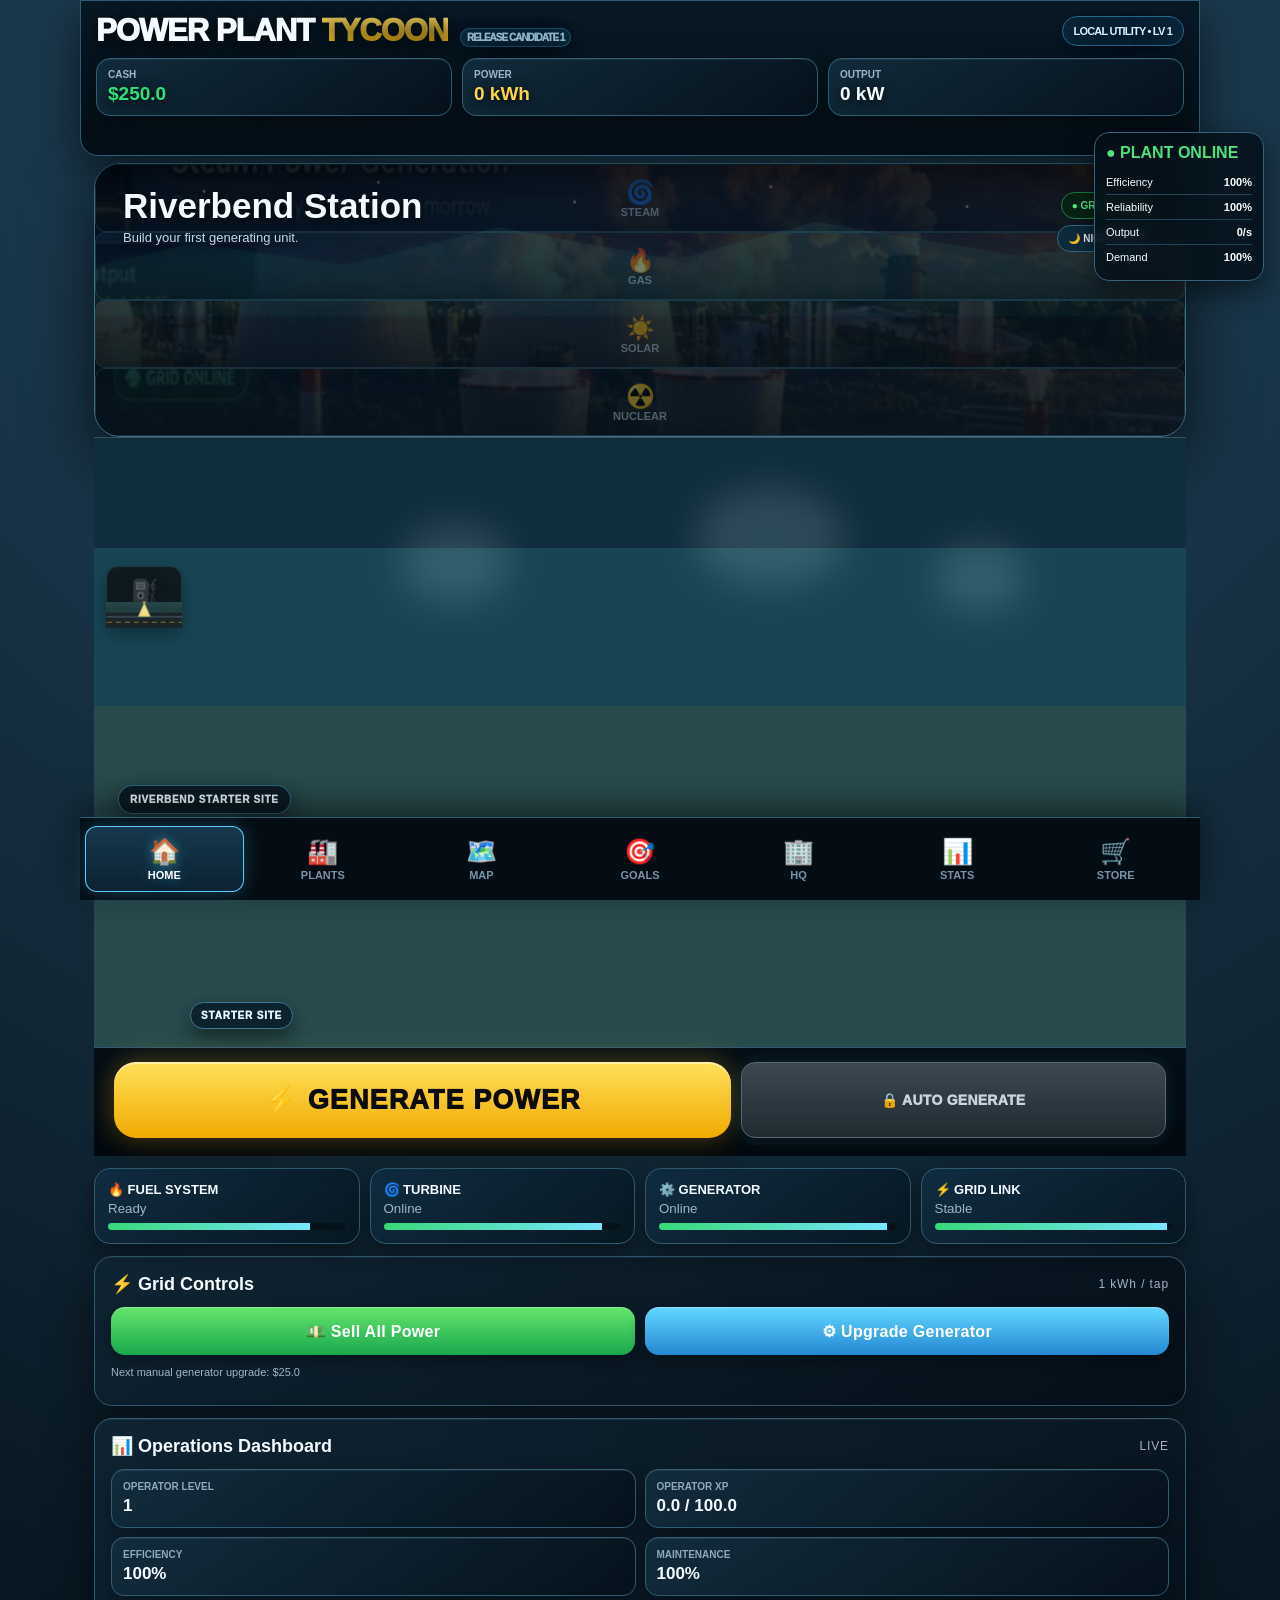
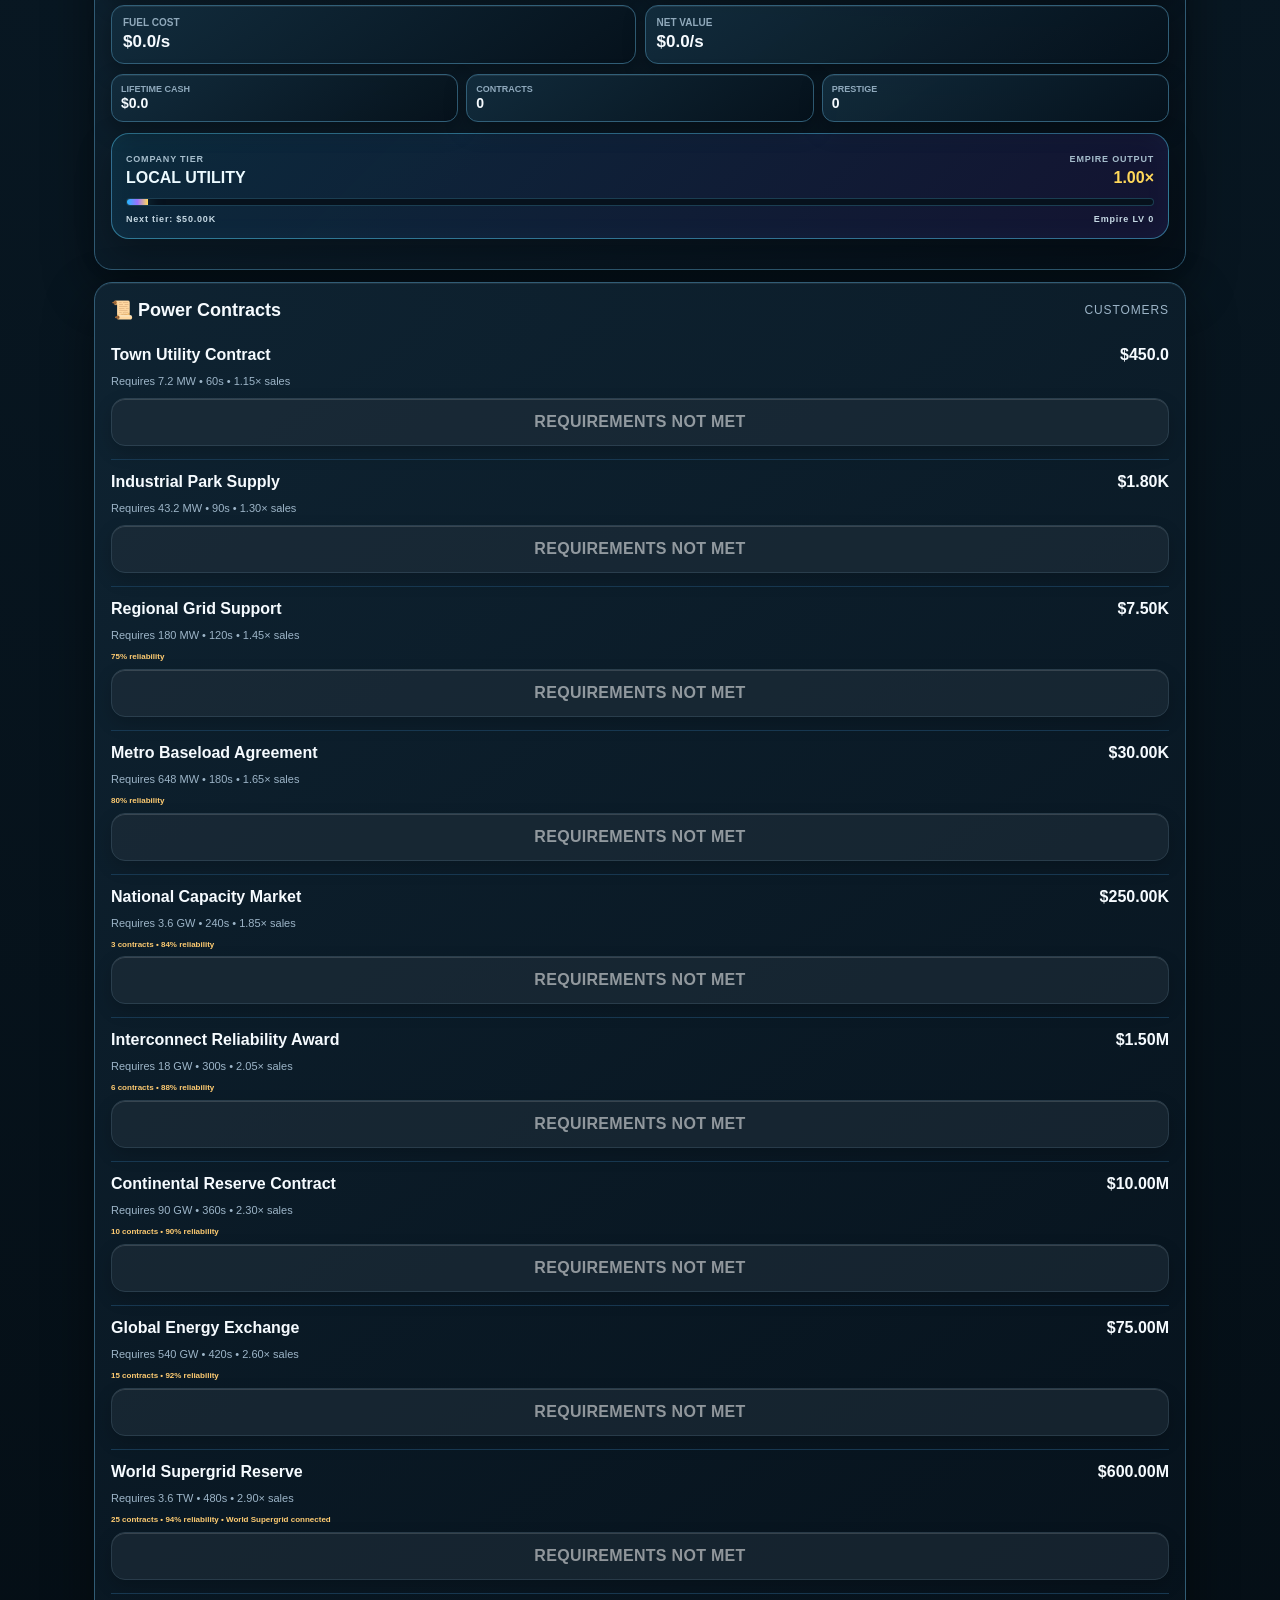
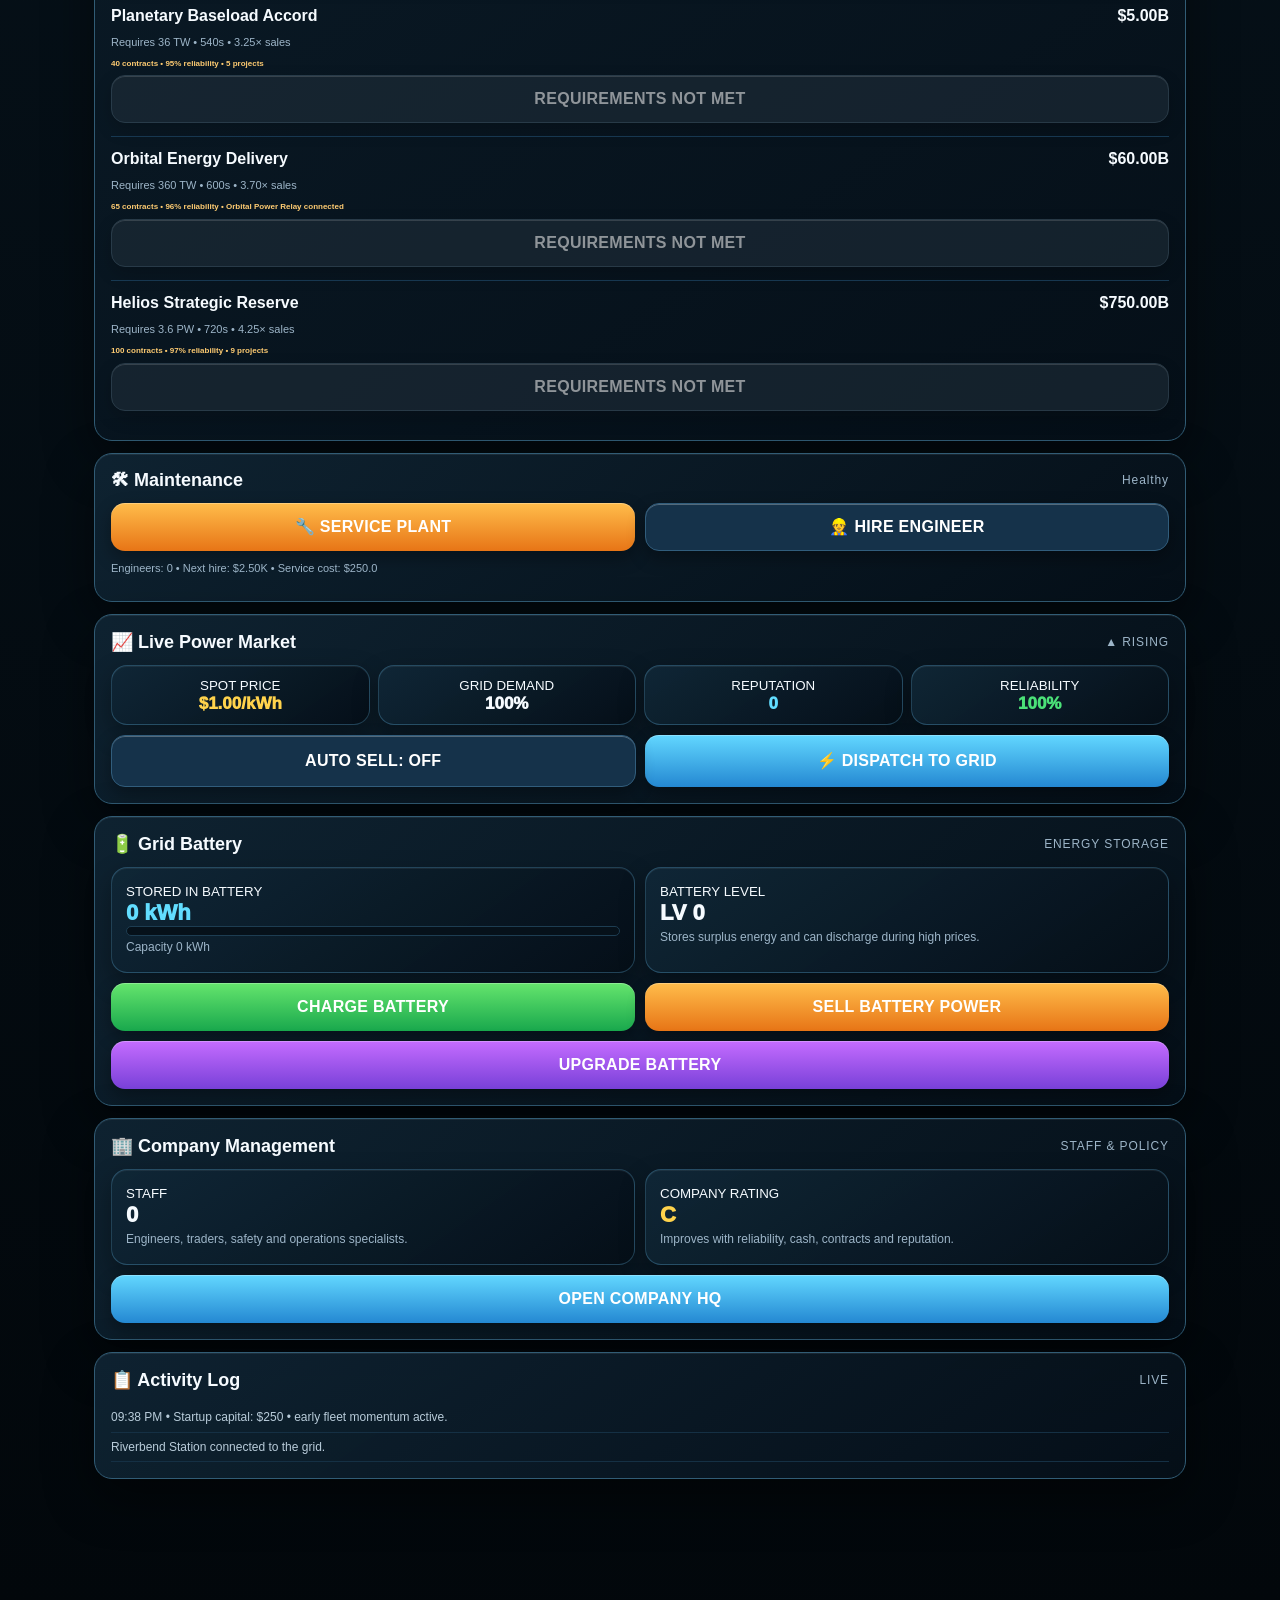
<file: ios-native/www/index.html>
<!DOCTYPE html>
<html lang="en">
<head>
<meta charset="UTF-8">
<meta name="viewport" content="width=device-width,initial-scale=1,viewport-fit=cover,user-scalable=no">
<meta name="theme-color" content="#07111b">
<title>Gridline Empire — App Store Transition RC1</title>
<link rel="stylesheet" href="css/game.css?v=12"></head>
<body>
<div id="bootSplashPremium">
  <div class="boot-card">
    <h1>POWER PLANT <span>TYCOON</span></h1>
    <p>PREMIUM ASSET EDITION</p>
    <div class="boot-load"><i></i></div>
  </div>
</div>
<div class="app">
<header class="topbar">
<div class="brand"><div class="logo">POWER PLANT <span>TYCOON</span> <small style="font-size:10px;color:#8fb4c9">RELEASE CANDIDATE 1</small></div><div id="rank" class="rank">GRID ROOKIE</div></div>
<div class="stats">
<div class="stat cash"><small>CASH</small><b id="cash">$0</b></div>
<div class="stat power"><small>POWER</small><b id="power">0 kWh</b></div>
<div class="stat"><small>OUTPUT</small><b id="output">0 kW</b></div>
</div>

<div id="marketTicker"><span id="tickerText">⚡ Riverbend Power Market initializing...</span></div>

</header>
<main class="content">
<section id="home" class="page active">
<div class="hero">
<div class="sky"><div class="sunmoon"></div></div>
<div class="hills"></div>
<div class="scene-label"><h2>Riverbend Station</h2><p id="sceneSub">Build your first generating unit.</p></div>
<div class="statusstrip"><div id="gridStatus" class="pill grid">● GRID ONLINE</div><div id="weather" class="pill">☀ CLEAR</div></div>


  <div id="cpSteam" class="cp-stage"><i>🌀</i>STEAM</div>
  <div id="cpGas" class="cp-stage"><i>🔥</i>GAS</div>
  <div id="cpSolar" class="cp-stage"><i>☀️</i>SOLAR</div>
  <div id="cpNuclear" class="cp-stage"><i>☢️</i>NUCLEAR</div>
</div>

<div id="stageArtLabel" class="stage-art-label">RIVERBEND GENERATION SITE</div>
<div id="tutorialFinal" class="tutorial-overlay-final">
  <div class="tutorial-avatar">👷‍♂️</div>
  <div class="tutorial-card-final">
    <small id="tutorialFinalStep">TUTORIAL 1/7</small>
    <h3 id="tutorialFinalTitle">Welcome to Gridline Empire</h3>
    <p id="tutorialFinalText">Generate power to begin operating Riverbend Station.</p>
    <div class="tutorial-actions">
      <button id="tutorialFinalNext" onclick="nextFinalTutorial()">NEXT ➜</button>
      <button class="secondary" onclick="skipFinalTutorial()">SKIP</button>
    </div>
  </div>
</div>
<div class="cp-plant-status">
  <h4 id="cpOnline">● PLANT ONLINE</h4>
  <div class="r"><span>Efficiency</span><b id="cpEff">100%</b></div>
  <div class="r"><span>Reliability</span><b id="cpRel">100%</b></div>
  <div class="r"><span>Output</span><b id="cpOut">0/s</b></div>
  <div class="r"><span>Demand</span><b id="cpDemand">100%</b></div>
</div>
<div class="yard">
<div class="cinematic-fx"><i></i><i></i><i></i></div>
<div id="viewStageBadge" class="view-stage-badge">LIVE FACILITY</div>
<div class="cp-stage-rail">
  <button id="cpDiesel" class="cp-stage" onclick="selectStageView('diesel')" title="View Diesel facility"><i>⛽</i>DIESEL</button>

<svg class="plant-art" viewBox="0 0 760 430" preserveAspectRatio="xMidYMid slice" aria-label="Riverbend power station">
<defs>
  <linearGradient id="v10ground" x1="0" y1="0" x2="0" y2="1"><stop offset="0" stop-color="#2d4a4b"/><stop offset="1" stop-color="#182b2f"/></linearGradient>
  <linearGradient id="v10steel" x1="0" y1="0" x2="1" y2="0"><stop offset="0" stop-color="#445b64"/><stop offset=".45" stop-color="#bcc7ca"/><stop offset=".72" stop-color="#687c84"/><stop offset="1" stop-color="#30464f"/></linearGradient>
  <linearGradient id="v10darksteel" x1="0" y1="0" x2="1" y2="0"><stop offset="0" stop-color="#263b44"/><stop offset=".55" stop-color="#536b75"/><stop offset="1" stop-color="#1e3037"/></linearGradient>
  <linearGradient id="v10concrete" x1="0" y1="0" x2="0" y2="1"><stop offset="0" stop-color="#d5dcdd"/><stop offset="1" stop-color="#77878b"/></linearGradient>
  <linearGradient id="v10yellow" x1="0" y1="0" x2="0" y2="1"><stop offset="0" stop-color="#ffd95a"/><stop offset="1" stop-color="#be8517"/></linearGradient>
  <filter id="v10shadow"><feDropShadow dx="0" dy="7" stdDeviation="5" flood-color="#000" flood-opacity=".55"/></filter>
</defs>
<rect x="0" y="250" width="760" height="180" fill="url(#v10ground)"/>
<path d="M0 320 H760 V430 H0Z" fill="#202a2d"/>
<path d="M0 353 H760" stroke="#65767c" stroke-width="5"/>
<path d="M0 390 H760" stroke="#d8ae2f" stroke-width="4" stroke-dasharray="34 28"/>
<g opacity=".55"><path d="M0 328 l18-22 18 22 18-22 18 22 18-22 18 22 18-22 18 22 18-22 18 22 18-22 18 22 18-22 18 22 18-22 18 22 18-22 18 22 18-22 18 22 18-22 18 22 18-22 18 22 18-22 18 22 18-22 18 22 18-22 18 22 18-22 18 22 18-22 18 22 18-22 18 22 18-22 18 22 18-22 18 22" fill="none" stroke="#748a92" stroke-width="2"/></g>

<g id="dieselStage" class="stage">
  <g filter="url(#v10shadow)">
    <rect x="20" y="298" width="76" height="42" rx="3" fill="url(#v10darksteel)" stroke="#9aabb1" stroke-width="2"/>
    <rect class="window" x="30" y="312" width="15" height="10" fill="#eacb56"/><rect class="window" x="50" y="312" width="15" height="10" fill="#eacb56"/>
    <text x="29" y="307" fill="#e9f3f7" font-size="7" font-weight="700">SECURITY</text>
  </g>
  <g filter="url(#v10shadow)">
    <rect x="108" y="260" width="145" height="80" rx="3" fill="url(#v10darksteel)" stroke="#9db0b6" stroke-width="2"/>
    <rect x="118" y="282" width="48" height="31" fill="#14272e" stroke="#74858b"/>
    <g stroke="#b7c4c8" stroke-width="5"><line x1="123" y1="286" x2="123" y2="309"/><line x1="135" y1="286" x2="135" y2="309"/><line x1="147" y1="286" x2="147" y2="309"/><line x1="159" y1="286" x2="159" y2="309"/></g>
    <rect x="181" y="279" width="53" height="22" rx="3" fill="#1b3037" stroke="#8da0a7"/><text x="184" y="294" fill="#ffd64e" font-size="8" font-weight="900">DIESEL GEN</text>
  </g>
  <g filter="url(#v10shadow)"><ellipse cx="83" cy="274" rx="34" ry="11" fill="#aab6b9"/><rect x="49" y="274" width="68" height="52" fill="url(#v10steel)"/><ellipse cx="83" cy="326" rx="34" ry="11" fill="#586d74"/><path d="M50 294 H116" stroke="#6b7f86" stroke-width="3"/></g>
  <g filter="url(#v10shadow)"><rect x="270" y="288" width="70" height="52" rx="2" fill="#30474f" stroke="#8da0a8" stroke-width="2"/><g fill="#aebdc2"><rect x="279" y="270" width="8" height="23"/><rect x="298" y="270" width="8" height="23"/><rect x="317" y="270" width="8" height="23"/></g></g>
</g>

<g id="steamStage" class="stage">
  <g filter="url(#v10shadow)">
    <rect x="265" y="177" width="282" height="163" rx="3" fill="url(#v10steel)" stroke="#a6b6bb" stroke-width="2"/>
    <rect x="292" y="154" width="230" height="24" fill="#344b54" stroke="#81949b" stroke-width="2"/>
    <rect x="284" y="208" width="246" height="23" fill="#20363e" stroke="#6f8289"/>
    <g fill="#e7c957" class="glow"><rect class="window" x="293" y="214" width="17" height="11"/><rect class="window" x="318" y="214" width="17" height="11"/><rect class="window" x="343" y="214" width="17" height="11"/><rect class="window" x="368" y="214" width="17" height="11"/><rect class="window" x="393" y="214" width="17" height="11"/><rect class="window" x="418" y="214" width="17" height="11"/><rect class="window" x="443" y="214" width="17" height="11"/><rect class="window" x="468" y="214" width="17" height="11"/><rect class="window" x="493" y="214" width="17" height="11"/></g>
    <text x="295" y="196" fill="#edf6fa" font-size="11" font-weight="900">STEAM TURBINE HALL</text>
    <g fill="url(#v10steel)" stroke="#748891"><rect x="310" y="136" width="16" height="18" rx="2"/><rect x="360" y="136" width="16" height="18" rx="2"/><rect x="410" y="136" width="16" height="18" rx="2"/><rect x="460" y="136" width="16" height="18" rx="2"/></g>
  </g>
  <g filter="url(#v10shadow)"><rect x="200" y="80" width="45" height="260" fill="#e2e7e8" stroke="#9aa8ad" stroke-width="2"/><rect x="200" y="112" width="45" height="38" fill="#c94838"/><rect x="200" y="192" width="45" height="38" fill="#c94838"/><path d="M194 112 H251 M194 152 H251 M194 192 H251 M194 232 H251" stroke="#263940" stroke-width="4"/><circle class="blink" cx="222" cy="75" r="4" fill="#ff4545"/></g>
  <g class="steamPuff"><circle cx="220" cy="55" r="31" fill="#e8f0f0" opacity=".48"/><circle cx="245" cy="35" r="39" fill="#e8f0f0" opacity=".34"/><circle cx="205" cy="22" r="33" fill="#e8f0f0" opacity=".27"/></g>
  <g filter="url(#v10shadow)"><rect x="317" y="258" width="185" height="69" rx="9" fill="#415a64" stroke="#aab9be" stroke-width="2"/><circle cx="355" cy="292" r="27" fill="#1e343c" stroke="#d2dcdf" stroke-width="3"/><g class="fan" stroke="#f3c53d" stroke-width="5"><line x1="355" y1="268" x2="355" y2="316"/><line x1="331" y1="292" x2="379" y2="292"/><line x1="338" y1="275" x2="372" y2="309"/><line x1="372" y1="275" x2="338" y2="309"/></g><rect x="391" y="270" width="94" height="43" rx="5" fill="#263c44" stroke="#748891"/><text x="404" y="295" fill="#dfeaed" font-size="8" font-weight="900">GENERATOR</text></g>
  <g class="metal"><path d="M110 245 H600" stroke="#d6e0e2" stroke-width="9" stroke-linecap="round"/><path d="M110 259 H600" stroke="#83979f" stroke-width="8" stroke-linecap="round"/><path d="M110 273 H600" stroke="#a9b9be" stroke-width="7" stroke-linecap="round"/><g stroke="#6f858d" stroke-width="4"><line x1="145" y1="235" x2="145" y2="303"/><line x1="230" y1="235" x2="230" y2="303"/><line x1="565" y1="235" x2="565" y2="303"/></g></g>
</g>

<g id="gasStage" class="stage">
  <g filter="url(#v10shadow)"><rect x="540" y="225" width="150" height="115" fill="url(#v10darksteel)" stroke="#8da0a7" stroke-width="2"/><text x="555" y="245" fill="#f1f7fa" font-size="10" font-weight="900">GAS TURBINE BLOCK</text><rect x="555" y="265" width="118" height="30" rx="4" fill="#17313a" stroke="#72878f"/></g>
  <g filter="url(#v10shadow)"><rect x="662" y="124" width="28" height="216" fill="#c7d0d2" stroke="#8b9a9f" stroke-width="2"/><path d="M657 164 H695 M657 205 H695 M657 246 H695" stroke="#31454d" stroke-width="4"/><circle class="blink" cx="676" cy="118" r="4" fill="#ff4a4a"/></g>
  <g class="steamPuff s2"><circle cx="676" cy="96" r="23" fill="#dfe8e8" opacity=".3"/><circle cx="697" cy="78" r="28" fill="#dfe8e8" opacity=".22"/></g>
  <g filter="url(#v10shadow)"><ellipse cx="598" cy="208" rx="36" ry="12" fill="#c9d2d4"/><rect x="562" y="208" width="72" height="91" fill="url(#v10steel)"/><ellipse cx="598" cy="299" rx="36" ry="12" fill="#586c73"/></g>
</g>

<g id="solarStage" class="stage">
  <g transform="translate(505 275) skewX(-14)" filter="url(#v10shadow)"><g fill="#123f67" stroke="#86a5b6" stroke-width="2"><rect x="0" y="0" width="76" height="34"/><rect x="84" y="0" width="76" height="34"/><rect x="18" y="43" width="76" height="34"/><rect x="102" y="43" width="76" height="34"/></g></g>
  <g stroke="#7d9299" stroke-width="4" fill="none"><path d="M620 210 V333 M680 210 V333 M735 210 V333"/><path d="M597 235 H755 M597 265 H755"/></g>
  <g class="pulse" fill="#8edcff"><circle cx="620" cy="235" r="4"/><circle cx="680" cy="265" r="4"/><circle cx="735" cy="235" r="4"/></g>
</g>

<g id="nuclearStage" class="stage">
  <g filter="url(#v10shadow)"><path d="M80 340 V230 Q80 160 150 160 Q220 160 220 230 V340Z" fill="url(#v10concrete)" stroke="#9aa8ad" stroke-width="3"/><rect x="104" y="241" width="92" height="62" rx="5" fill="#65777c" stroke="#9aa8ad"/><text x="150" y="282" text-anchor="middle" fill="#ffe04f" font-size="33">☢</text></g>
  <g filter="url(#v10shadow)"><path d="M235 340 L255 130 L335 130 L355 340Z" fill="url(#v10concrete)" stroke="#9aa8ad" stroke-width="3"/><path d="M345 340 L372 105 L466 105 L493 340Z" fill="url(#v10concrete)" stroke="#9aa8ad" stroke-width="3"/><ellipse cx="295" cy="130" rx="40" ry="8" fill="#475a60"/><ellipse cx="419" cy="105" rx="47" ry="9" fill="#475a60"/></g>
  <g class="steamPuff s2"><circle cx="294" cy="95" r="32" fill="#edf5f5" opacity=".43"/><circle cx="317" cy="68" r="42" fill="#edf5f5" opacity=".28"/></g>
  <g class="steamPuff s3"><circle cx="419" cy="65" r="38" fill="#edf5f5" opacity=".45"/><circle cx="447" cy="35" r="49" fill="#edf5f5" opacity=".26"/></g>
</g>

<g><g stroke="#637981" stroke-width="5"><line x1="48" y1="352" x2="48" y2="265"/><line x1="382" y1="352" x2="382" y2="256"/><line x1="718" y1="352" x2="718" y2="266"/></g><g fill="#ffe484" class="glow"><rect x="38" y="258" width="20" height="7" rx="3"/><rect x="372" y="249" width="20" height="7" rx="3"/><rect x="708" y="259" width="20" height="7" rx="3"/></g><g class="lampGlow" opacity=".15" fill="#ffe997"><path d="M48 265 l-40 88 h80Z"/><path d="M382 256 l-44 97 h88Z"/><path d="M718 266 l-40 87 h80Z"/></g></g>
<g class="truckmove" filter="url(#v10shadow)"><rect x="5" y="365" width="62" height="27" rx="4" fill="url(#v10yellow)"/><rect x="45" y="350" width="25" height="20" rx="4" fill="#b98218"/><circle cx="18" cy="394" r="8" fill="#111"/><circle cx="55" cy="394" r="8" fill="#111"/></g>
<g class="alarm" opacity="0"><circle cx="525" cy="169" r="8" fill="#ff4949" class="blink"/></g>

<g id="ultraDetails" pointer-events="none">
 <g opacity=".32">
  <path d="M0 344 H760" stroke="#8fdcff" stroke-width="1"/>
  <path d="M0 348 H760" stroke="#061016" stroke-width="2"/>
 </g>
 <g fill="#d9edf4" opacity=".72">
  <circle cx="116" cy="350" r="2"/><circle cx="145" cy="350" r="2"/><circle cx="613" cy="350" r="2"/><circle cx="642" cy="350" r="2"/>
 </g>
 <g opacity=".75" filter="url(#v10shadow)">
   <rect x="18" y="337" width="104" height="17" rx="3" fill="#071820" stroke="#4b778d"/>
   <text x="70" y="349" text-anchor="middle" fill="#d6eef7" font-size="7" font-weight="900">RIVERBEND ENERGY</text>
 </g>
</g>

</svg>
<div id="v10StageLabel" class="v10-stage-label">RIVERBEND STARTER SITE</div>
<div class="premium-art-badge">PREMIUM FACILITY ART</div>

</div>

</div>
<div class="generate-wrap">
  <button class="generate" onclick="tapGenerate()">⚡ GENERATE POWER</button>
  <button id="autoGenerateBtn" class="auto-generate-btn" onclick="toggleAutoGenerate()">🔒 AUTO GENERATE</button>
</div><div class="cp-equipment">
  <div class="cp-equip"><strong>🔥 FUEL SYSTEM</strong><small id="cpFuelText">Ready</small><div class="bar"><i id="cpFuelBar" style="width:85%"></i></div></div>
  <div class="cp-equip"><strong>🌀 TURBINE</strong><small id="cpTurbineText">Online</small><div class="bar"><i id="cpTurbineBar" style="width:92%"></i></div></div>
  <div class="cp-equip"><strong>⚙️ GENERATOR</strong><small id="cpGeneratorText">Online</small><div class="bar"><i id="cpGeneratorBar" style="width:96%"></i></div></div>
  <div class="cp-equip"><strong>⚡ GRID LINK</strong><small id="cpGridText">Stable</small><div class="bar"><i id="cpGridBar" style="width:98%"></i></div></div>
</div>


<div id="tutorialBox" class="tutorial">
  <strong id="tutorialTitle">Welcome to Riverbend</strong>
  <p id="tutorialText" class="small">Generate power, sell it to the grid, then build your first generator.</p>
  <button class="btn green" style="width:100%" onclick="tutorialNext()">CONTINUE</button>
</div>

<div id="eventBox" class="event"><h3 id="eventTitle">⚠ Plant Event</h3><p id="eventText"></p><button id="eventButton" class="btn orange" onclick="resolveEvent()">RESOLVE</button></div>
<div class="card"><div class="section-title"><h3>⚡ Grid Controls</h3><span id="tapInfo">1 kWh/tap</span></div><div class="btnrow"><button id="sellBtn" class="btn green" onclick="sellPower()">💵 Sell All Power</button><button class="btn blue" onclick="upgradeTap()">⚙ Upgrade Generator</button></div><p class="small" id="tapCost"></p></div>
<div class="card"><div class="section-title"><h3>📊 Operations Dashboard</h3><span>LIVE</span></div><div class="dashboard">
<div class="dash"><small>OPERATOR LEVEL</small><b id="operatorLevel">1</b></div>
<div class="dash"><small>OPERATOR XP</small><b id="operatorXP">0 / 100</b></div>
<div class="dash"><small>EFFICIENCY</small><b id="efficiencyValue">100%</b></div>
<div class="dash"><small>MAINTENANCE</small><b id="maintenanceValue">100%</b></div>
<div class="dash"><small>FUEL COST</small><b id="fuelCostValue">$0/s</b></div>
<div class="dash"><small>NET VALUE</small><b id="netValue">$0/s</b></div>
</div>
<div class="kpi-row">
  <div class="kpi"><small>LIFETIME CASH</small><b id="kpiLifetime">$0</b></div>
  <div class="kpi"><small>CONTRACTS</small><b id="kpiContracts">0</b></div>
  <div class="kpi"><small>PRESTIGE</small><b id="kpiPrestige">0</b></div>
</div>

<div class="empire-command-card">
  <div class="empire-command-top">
    <div><small>COMPANY TIER</small><strong id="empireTier">LOCAL UTILITY</strong></div>
    <div class="empire-mult"><small>EMPIRE OUTPUT</small><strong id="empireMultiplier">1.00×</strong></div>
  </div>
  <div class="empire-progress"><i id="empireProgressBar"></i></div>
  <div class="empire-command-foot"><span id="empireNextMilestone">Next milestone: $65M</span><span id="empireLevelLabel">Empire LV 0</span></div>
</div>
</div>
<div class="card"><div class="section-title"><h3>📜 Power Contracts</h3><span>CUSTOMERS</span></div><div id="contractList"></div></div>
<div class="card"><div class="section-title"><h3>🛠 Maintenance</h3><span id="maintenanceStatus">Healthy</span></div><div class="btnrow"><button class="btn orange" onclick="performMaintenance()">🔧 SERVICE PLANT</button><button class="btn dark" onclick="hireEngineer()">👷 HIRE ENGINEER</button></div><p id="engineerInfo" class="small"></p></div>

<div class="card">
  <div class="section-title"><h3>📈 Live Power Market</h3><span id="marketTrend">LIVE</span></div>
  <div class="uf-statbar">
    <div class="uf-panel"><small>SPOT PRICE</small><div id="spotPrice" class="uf-value uf-gold">$1.00</div></div>
    <div class="uf-panel"><small>GRID DEMAND</small><div id="gridDemand" class="uf-value">100%</div></div>
    <div class="uf-panel"><small>REPUTATION</small><div id="reputationValue" class="uf-value uf-cyan">0</div></div>
    <div class="uf-panel"><small>RELIABILITY</small><div id="reliabilityValue" class="uf-value uf-green">100%</div></div>
  </div>
  <div class="final-toolbar">
    <button id="autoSellBtn" class="btn dark" onclick="toggleAutoSell()">AUTO SELL: OFF</button>
    <button class="btn blue" onclick="dispatchPower()">⚡ DISPATCH TO GRID</button>
  </div>
</div>

<div class="card">
  <div class="section-title"><h3>🔋 Grid Battery</h3><span>ENERGY STORAGE</span></div>
  <div class="uf-grid">
    <div class="uf-panel">
      <small>STORED IN BATTERY</small>
      <div id="batteryStored" class="uf-value uf-cyan">0 kWh</div>
      <div class="uf-meter"><i id="batteryMeter"></i></div>
      <p id="batteryCapacityText">Capacity 0 kWh</p>
    </div>
    <div class="uf-panel">
      <small>BATTERY LEVEL</small>
      <div id="batteryLevel" class="uf-value">LV 0</div>
      <p>Stores surplus energy and can discharge during high prices.</p>
    </div>
  </div>
  <div class="btnrow" style="margin-top:10px">
    <button class="btn green" onclick="chargeBattery()">CHARGE BATTERY</button>
    <button class="btn orange" onclick="dischargeBattery()">SELL BATTERY POWER</button>
  </div>
  <button class="btn purple" style="width:100%;margin-top:10px" onclick="upgradeBattery()">UPGRADE BATTERY</button>
</div>

<div class="card">
  <div class="section-title"><h3>🏢 Company Management</h3><span>STAFF & POLICY</span></div>
  <div class="uf-grid">
    <div class="uf-panel"><small>STAFF</small><div id="staffCount" class="uf-value">0</div><p>Engineers, traders, safety and operations specialists.</p></div>
    <div class="uf-panel"><small>COMPANY RATING</small><div id="companyRating" class="uf-value uf-gold">C</div><p>Improves with reliability, cash, contracts and reputation.</p></div>
  </div>
  <button class="btn blue" style="width:100%;margin-top:10px" onclick="showPage('company',document.querySelector('[data-nav=company]'))">OPEN COMPANY HQ</button>
</div>

<div class="card"><div class="section-title"><h3>📋 Activity Log</h3><span>LIVE</span></div><div id="activityLog" class="log"></div></div>
</section>
<section id="plants" class="page">
<div class="page-hero empire-hero"><div><small>GENERATION DIVISION</small><h2>Build the Fleet</h2><p>Scale from Riverbend equipment through offshore, advanced nuclear, fusion and orbital generation.</p></div><div class="page-hero-icon">🏭</div></div>
<div class="card"><div class="section-title"><h3>🏭 Generating Assets</h3><span>BUILD THE COMPLEX</span></div><div id="plantList"></div></div>
<div class="card automation-core-card"><div class="section-title"><h3>🤖 Automation Core</h3><span>AUTO GENERATE</span></div><div id="automationCore"></div></div>
<div class="card"><div class="section-title"><h3>⚙ Corporate Upgrades</h3><span>PERMANENT BONUSES</span></div><div id="corporateUpgradeList"></div></div>
<div class="card prestige-v6"><div class="section-title"><h3>♻ Prestige</h3><span>REBUILD STRONGER</span></div><p id="prestigeInfo"></p><button class="btn purple" style="width:100%" onclick="prestige()">PRESTIGE COMPANY</button></div>
<div class="card legacy-grid-card"><div class="section-title"><h3>💠 Legacy Grid</h3><span>GRID CREDITS</span></div><div id="legacyGrid"></div></div>
</section>
<section id="map" class="page">
<div class="page-hero grid-hero"><div><small>TRANSMISSION DIVISION</small><h2>Expand the Grid</h2><p>Connect regional markets, then finance massive infrastructure projects.</p></div><div class="page-hero-icon">🗺️</div></div>
<div class="card"><div class="section-title"><h3>🗺 Power Grid Expansion</h3><span>REGIONAL BONUSES</span></div><div id="regionList" class="mapgrid"></div></div>
<div class="card mega-project-card"><div class="section-title"><h3>🌐 Mega Grid Projects</h3><span>STRATEGIC INFRASTRUCTURE</span></div><div id="megaProjectList"></div></div>
</section>
<section id="goals" class="page">
<div class="page-hero goals-hero"><div><small>BOARD OBJECTIVES</small><h2>Empire Roadmap</h2><p>$65M is only the beginning. Progression now extends through decillions, Grid Credits, prestige milestones and repeatable Empire Levels.</p></div><div class="page-hero-icon">🏆</div></div>
<div class="card phase-card"><div class="section-title"><h3>🧭 Strategic Progression</h3><span>MULTI-GATE</span></div><div id="nextPhase"></div></div>
<div class="card"><div class="section-title"><h3>🎯 Missions</h3><span>CASH REWARDS</span></div><div id="missionList"></div></div>
<div class="card"><div class="section-title"><h3>🏆 Achievements</h3><span>CAREER MILESTONES</span></div><div id="achievementList"></div></div>
<div class="card endgame empire-roadmap">
  <div class="section-title"><h3>⚡ Empire Milestones</h3><span>LONG-TERM</span></div>
  <p class="small">There is no quick finish line. Build the fleet, master assets, complete contracts, fund mega projects and advance from millions through decillions. Prestige, Grid Credits and Empire Levels continue beyond the listed milestones.</p>
  <div id="endgameList"></div>
</div>
<div class="card dynasty-card"><div class="section-title"><h3>👑 Empire Level</h3><span>REPEATABLE</span></div><div id="empireAscension"></div></div>
</section>

<section id="company" class="page">
  <div class="uf-banner">
    <h3>🏢 Riverbend Energy Headquarters</h3>
    <p>Hire specialists, set operating policy, and improve the company behind the power plants.</p>
  </div>
  <div class="card boardroom-card">
    <div class="section-title"><h3>💼 Executive Board</h3><span>EMPIRE STATUS</span></div>
    <div id="boardroomStatus"></div>
  </div>
  <div class="card">
    <div class="section-title"><h3>👷 Workforce</h3><span>STAFF</span></div>
    <div id="staffList" class="uf-list"></div>
  </div>
  <div class="card">
    <div class="section-title"><h3>🎛 Dispatch Policy</h3><span>OPERATIONS</span></div>
    <div id="policyList" class="uf-grid"></div>
  </div>
  <div class="card">
    <div class="section-title"><h3>🧪 Research & Development</h3><span>TECH TREE</span></div>
    <div id="researchTree" class="uf-research"></div>
  </div>
</section>

<section id="stats" class="page">
  <div class="uf-banner">
    <h3>📊 Company Analytics</h3>
    <p>Lifetime production, earnings, reliability and expansion performance.</p>
  </div>
  <div class="card">
    <div class="section-title"><h3>Company Snapshot</h3><span>LIVE</span></div>
    <div class="uf-statbar">
      <div class="uf-panel"><small>LIFETIME ENERGY</small><div id="statsEnergy" class="uf-value">0</div></div>
      <div class="uf-panel"><small>LIFETIME CASH</small><div id="statsCash" class="uf-value">$0</div></div>
      <div class="uf-panel"><small>CONTRACTS</small><div id="statsContracts" class="uf-value">0</div></div>
      <div class="uf-panel"><small>PRESTIGES</small><div id="statsPrestige" class="uf-value">0</div></div>
    </div>
  </div>
  <div class="card empire-stats-card">
    <div class="section-title"><h3>🌐 Empire Analytics</h3><span>LONG GAME</span></div>
    <div class="uf-statbar">
      <div class="uf-panel"><small>COMPANY TIER</small><div id="statsTier" class="uf-value uf-gold">LOCAL</div></div>
      <div class="uf-panel"><small>MEGA PROJECTS</small><div id="statsProjects" class="uf-value">0</div></div>
      <div class="uf-panel"><small>EMPIRE LEVEL</small><div id="statsEmpireLevel" class="uf-value uf-cyan">0</div></div>
      <div class="uf-panel"><small>EMPIRE BONUS</small><div id="statsEmpireBonus" class="uf-value uf-green">+0%</div></div>
    </div>
  </div>
  <div class="card">
    <div class="section-title"><h3>⚙ Plant Fleet</h3><span>CAPACITY</span></div>
    <div id="fleetStats" class="uf-list"></div>
  </div>
  <div class="card uf-weekly">
    <div class="section-title"><h3>🗓 Weekly Challenge</h3><span id="weeklyTimer">7 DAYS</span></div>
    <div id="weeklyChallenge"></div>
  </div>
</section>

<section id="store" class="page">
<div class="page-hero store-hero"><div><small>POWER SHOP</small><h2>Operator Supply Center</h2><p>Premium upgrades, optional rewarded ads, and App Store-ready purchases.</p></div><div class="page-hero-icon">🛒</div></div>
<div class="card daily-streak-card"><div class="section-title"><h3>🎁 7-Day Supply Streak</h3><span>FREE DAILY</span></div><div id="dailyStreakUI"></div><button id="dailyClaimBtn" class="btn green" style="width:100%;margin-top:12px" onclick="dailyReward()">CLAIM DAILY DROP</button></div>

<div class="card rewarded-ad-card"><div class="section-title"><h3>🎬 Rewarded Operations</h3><span>OPTIONAL AD</span></div>
<div class="storeitem ad-reward-item"><div><strong>⚡ Watch Ad • Grid Overdrive</strong><small>Optional rewarded ad • activates 2× output for 10 minutes</small></div><button id="rewardedAdBtn" class="btn blue" onclick="watchRewardedAd()">TEST AD</button></div>
<div id="adStatus" class="storekit-status ad-status">Browser ad simulation active.</div>
</div>

<div class="card premium-store-card"><div class="section-title"><h3>💎 Permanent Upgrades</h3><span>NON-CONSUMABLE</span></div>
<div class="storeitem remove-ads-storeitem"><div><strong>🚫 Remove Ads</strong><small>Permanently removes forced interstitial ads. Optional rewarded ads remain available.</small></div><button id="removeAdsPurchaseBtn" class="btn gold" onclick="purchaseRemoveAds()">TEST BUY</button></div>
<div class="storeitem featured-storeitem"><div><strong>🤖 Auto Generate</strong><small>Permanent unlock • automatically generates power every second</small></div><button id="autoGeneratePurchaseBtn" class="btn purple" onclick="purchaseAutoGenerate()">TEST BUY</button></div>
<div class="storeitem executive-storeitem"><div><strong>👔 Executive License</strong><small>Permanent +25% generation and +10% grid sale value</small></div><button id="executivePurchaseBtn" class="btn purple" onclick="purchaseExecutiveLicense()">TEST BUY</button></div>
<div class="storeitem"><div><strong>↻ Restore Purchases</strong><small>Restore all permanent Apple purchases on this device</small></div><button id="restorePurchasesBtn" class="btn dark" onclick="restorePurchases()">TEST RESTORE</button></div>
<div id="storeKitStatus" class="storekit-status">Browser test store active.</div>
</div>

<div class="card consumable-store-card"><div class="section-title"><h3>📦 Operations Packs</h3><span>CONSUMABLE</span></div>
<div class="storeitem"><div><strong>⚡ Turbo Grid Pack</strong><small>Adds 60 minutes of 2× generation</small></div><button id="turboGridPurchaseBtn" class="btn blue" onclick="purchaseTurboGridPack()">TEST BUY</button></div>
<div class="storeitem"><div><strong>🧰 Maintenance Crate</strong><small>Fully repairs the fleet + adds a 15 minute 2× boost</small></div><button id="maintenanceCratePurchaseBtn" class="btn orange" onclick="purchaseMaintenanceCrate()">TEST BUY</button></div>
<div class="storeitem"><div><strong>💵 Capital Injection</strong><small>Instant cash equal to at least 30 minutes of current operating value</small></div><button id="capitalInjectionPurchaseBtn" class="btn green" onclick="purchaseCapitalInjection()">TEST BUY</button></div>
<p class="small store-note">Consumable purchases can be bought again. Permanent purchases can be restored.</p>
</div>

<div id="devTestStore" class="card"><div class="section-title"><h3>🧪 Browser Development Tools</h3><span>TEST ONLY</span></div>
<div class="storeitem"><div><strong>⚡ 2× Grid Output</strong><small>Free 10 minute development boost</small></div><button class="btn blue" onclick="activateBoost()">ACTIVATE</button></div>
<div class="storeitem"><div><strong>🧰 Maintenance Test</strong><small>Restore all equipment condition</small></div><button class="btn orange" onclick="maintenancePack()">TEST</button></div>
<div class="storeitem"><div><strong>🚀 Starter Test</strong><small>$5,000 + 10 minute boost</small></div><button class="btn purple" onclick="starterPack()">TEST</button></div>
</div>

<div class="card danger-zone"><div class="section-title"><h3>⚠ Save Controls</h3><span>LOCAL DATA</span></div><div class="storeitem"><div><strong>♻ Reset Save</strong><small>Erase local progress. Permanent test entitlements remain; native ownership is restored by Apple.</small></div><button class="btn red" onclick="resetGame()">RESET</button></div></div>

<div class="card">
  <div class="section-title"><h3>⚙ Settings</h3><span>GAME</span></div>
  <div class="settings-grid">
    <div class="setting"><b>Sound Effects</b><button id="soundToggle" class="toggle" onclick="toggleSetting('sound')">ON</button></div>
    <div class="setting"><b>Haptics</b><button id="hapticsToggle" class="toggle" onclick="toggleSetting('haptics')">ON</button></div>
    <div class="setting premium-setting"><b>Music Volume</b><input id="musicVolume" type="range" min="0" max="100" value="16" oninput="setPremiumVolume('music',this.value)"></div>
    <div class="setting premium-setting"><b>SFX Volume</b><input id="sfxVolume" type="range" min="0" max="100" value="22" oninput="setPremiumVolume('sfx',this.value)"></div>
    <div class="setting"><b>Reduced Motion</b><button id="motionToggle" class="toggle" onclick="toggleSetting('reducedMotion')">OFF</button></div>
    <div class="setting"><b>Compact Numbers</b><button id="compactToggle" class="toggle on" onclick="toggleSetting('compact')">ON</button></div>
  </div>
  <div class="final-toolbar">
    <button class="btn blue" onclick="restartGuidedTutorial()">🎓 RESTART TUTORIAL</button>
    <button class="btn dark" onclick="exportSave()">📤 EXPORT SAVE</button>
    <button class="btn dark" onclick="importSave()">📥 IMPORT SAVE</button>
  </div>
  <p class="small">GitHub Pages uses safe purchase/ad simulations. The native iPhone wrapper uses Apple StoreKit and Google Mobile Ads test units until production IDs are configured.</p>
</div>
</section>

</main></div>
<nav class="nav" style="grid-template-columns:repeat(7,1fr)">
<button class="active" data-nav="home" onclick="showPage('home',this)"><i>🏠</i>HOME</button>
<button data-nav="plants" onclick="showPage('plants',this)"><i>🏭</i>PLANTS</button>
<button data-nav="map" onclick="showPage('map',this)"><i>🗺️</i>MAP</button>
<button data-nav="goals" onclick="showPage('goals',this)"><i>🎯</i>GOALS</button>
<button data-nav="company" onclick="showPage('company',this)"><i>🏢</i>HQ</button>
<button data-nav="stats" onclick="showPage('stats',this)"><i>📊</i>STATS</button>
<button data-nav="store" onclick="showPage('store',this)"><i>🛒</i>STORE</button>
</nav>
<div id="toast" class="toast"></div>

<div id="tutorialMask2" class="tut-mask"></div>
<div id="tutorialPanel2" class="tut-panel">
  <div class="tut-head">
    <small id="tutorialCount2">TUTORIAL 1/7</small>
    <button class="btn dark" style="min-height:auto;padding:6px 9px" onclick="skipGuidedTutorial()">SKIP</button>
  </div>
  <h3 id="tutorialTitle2">Welcome to Riverbend</h3>
  <p id="tutorialText2">Generate your first electricity.</p>
  <div class="tut-progress"><i id="tutorialProgress2" style="width:14%"></i></div>
  <div class="tut-actions">
    <button class="secondary" onclick="prevGuidedTutorial()">BACK</button>
    <button id="tutorialNext2" onclick="nextGuidedTutorial()">NEXT ➜</button>
  </div>
</div>


<div id="confirmModal" class="modal">
  <div class="modalbox">
    <h2 id="confirmTitle">Confirm</h2>
    <p id="confirmText"></p>
    <div class="btnrow">
      <button class="btn red" id="confirmYes">CONFIRM</button>
      <button class="btn dark" onclick="closeConfirm()">CANCEL</button>
    </div>
  </div>
</div>
<div id="finalModal" class="modal">
  <div class="modalbox">
    <h2>🏆 Empire Tier Achieved</h2>
    <p>You cleared the current roadmap tier. The company keeps growing from here.</p>
    <div class="bigmoney">KEEP BUILDING</div>
    <p class="small">New regions, mega projects, Empire Levels and repeatable progression continue far beyond this milestone.</p>
    <button class="btn purple" style="width:100%" onclick="document.getElementById('finalModal').classList.remove('show')">KEEP BUILDING</button>
  </div>
</div>

<div id="offlineModal" class="modal"><div class="modalbox"><h2>⚡ Welcome Back</h2><p>Your power plants kept operating while you were away.</p><div id="offlineAmount" class="bigmoney">0 kWh</div><p id="offlineText"></p><button class="btn green" style="width:100%" onclick="closeOffline()">COLLECT</button></div></div>
<script src="js/game.js?v=12"></script></body>
</html>
</file>
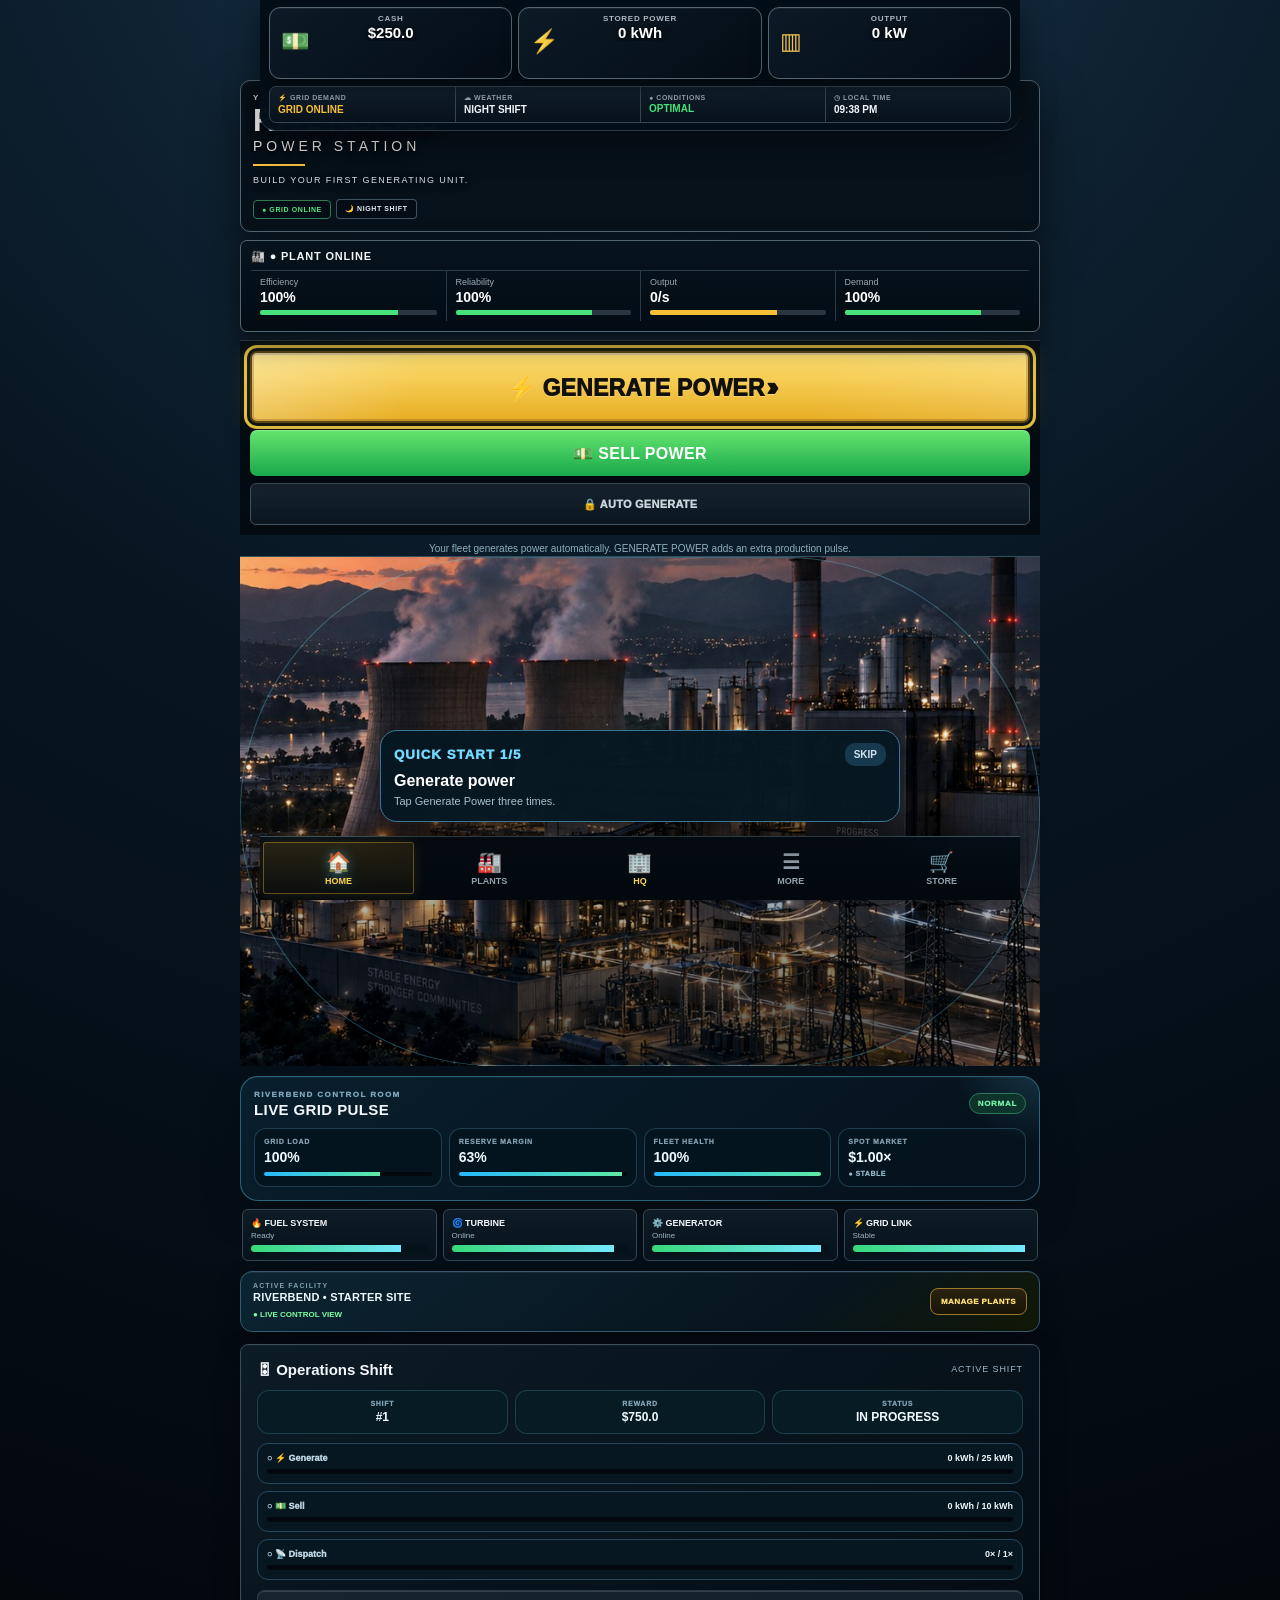
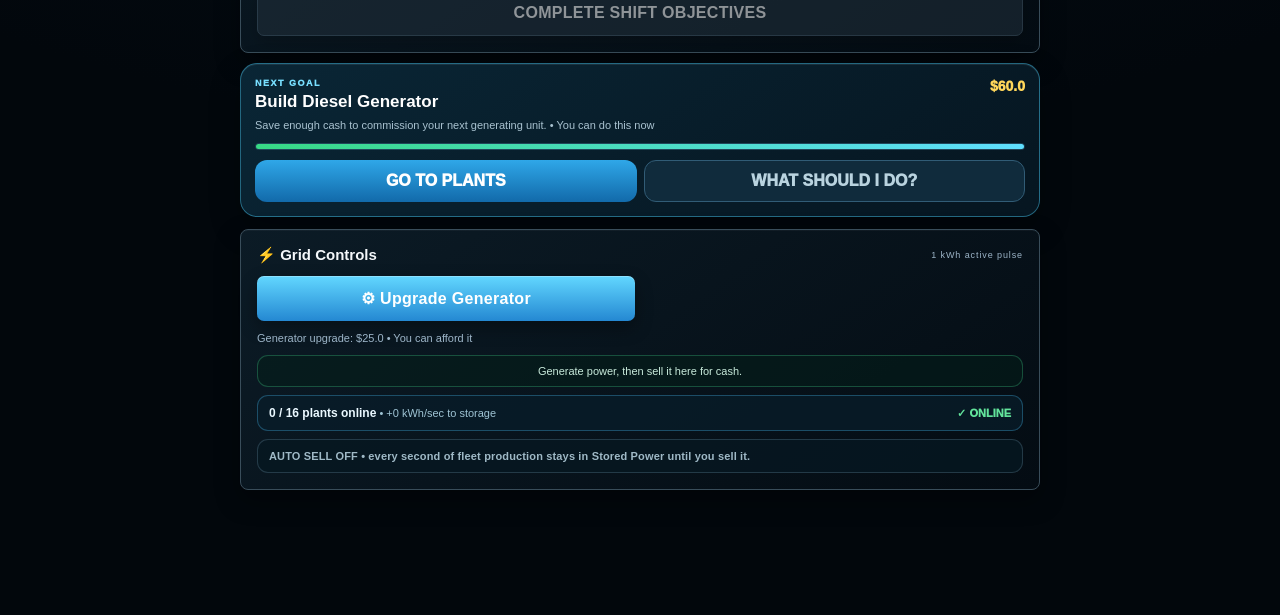
<file: ios-native/PowerPlantTycoon/PowerPlantTycoon/www/index.html>
<!DOCTYPE html>
<html lang="en">
<head>
<meta charset="UTF-8">
<meta name="viewport" content="width=device-width,initial-scale=1,viewport-fit=cover,user-scalable=no">
<meta name="theme-color" content="#07111b">
<title>Gridline Empire</title>
<link rel="stylesheet" href="css/game.css?v=plants-art-v2"><!-- PPT BUILD 7 SIMPLIFIED -->
<link rel="stylesheet" href="css/build7-simplified.css?v=2">
<link rel="stylesheet" href="css/build13-executive-theme.css?v=13">
<link rel="stylesheet" href="css/build13-vip-rankings.css?v=13">
</head>
<body>
<!-- PPT BUILD 8 RC4 -->
<!-- PPT BUILD 6 ECONOMY V5 -->
<!-- PPT BUILD 6 FINAL SYSTEMS -->
<!-- PPT BUILD 4 CINEMATIC -->
<!-- PPT BUILD 4 TOP HUD FIX HTML -->
<div id="bootSplashPremium">
  <div class="boot-card">
    <h1>POWER PLANT <span>TYCOON</span></h1>
    <p>PREMIUM ASSET EDITION</p>
    <div class="boot-load"><i></i></div>
  </div>
</div>
<div class="app">
<header class="topbar">
<div class="brand"><div class="logo">POWER PLANT <span>TYCOON</span><small>CLEANER ENERGY • A BRIGHTER TOMORROW</small></div><div id="rank" class="rank">GRID ROOKIE</div></div>
<div class="stats">
<div class="stat cash"><small>CASH</small><b id="cash">$0</b></div>
<div class="stat power"><small>STORED POWER</small><b id="power">0 kWh</b></div>
<div class="stat"><small>OUTPUT</small><b id="output">0 kW</b></div>
</div>

<div class="b4-ops-strip">
  <div><small>⚡ GRID DEMAND</small><b id="b4Grid">GRID ONLINE</b></div>
  <div><small>☁ WEATHER</small><b id="b4Weather">CLEAR</b></div>
  <div><small>● CONDITIONS</small><b id="b4Condition">OPTIMAL</b></div>
  <div><small>◷ LOCAL TIME</small><b id="b4Clock">--:--</b></div>
</div>
<div id="marketTicker"><span id="tickerText">⚡ Riverbend Power Market initializing...</span></div>

</header>
<main class="content">
<section id="home" class="page active">
<div class="hero">
<div class="sky"><div class="sunmoon"></div></div>
<div class="hills"></div>
<div class="scene-label"><small>YOUR PLANT</small><h2>RIVERBEND</h2><h3>POWER STATION</h3><p id="sceneSub">Reliable energy for a brighter tomorrow.</p></div>
<div class="statusstrip"><div id="gridStatus" class="pill grid">● GRID ONLINE</div><div id="weather" class="pill">☀ CLEAR</div></div>


  <div id="cpSteam" class="cp-stage"><i>🌀</i>STEAM</div>
  <div id="cpGas" class="cp-stage"><i>🔥</i>GAS</div>
  <div id="cpSolar" class="cp-stage"><i>☀️</i>SOLAR</div>
  <div id="cpNuclear" class="cp-stage"><i>☢️</i>NUCLEAR</div>
</div>

<div id="stageArtLabel" class="stage-art-label">RIVERBEND GENERATION SITE</div>
<div id="tutorialFinal" class="tutorial-overlay-final">
  <div class="tutorial-avatar">👷‍♂️</div>
  <div class="tutorial-card-final">
    <small id="tutorialFinalStep">TUTORIAL 1/7</small>
    <h3 id="tutorialFinalTitle">Welcome to Gridline Empire</h3>
    <p id="tutorialFinalText">Generate power to begin operating Riverbend Station.</p>
    <div class="tutorial-actions">
      <button id="tutorialFinalNext" onclick="nextFinalTutorial()">NEXT ➜</button>
      <button class="secondary" onclick="skipFinalTutorial()">SKIP</button>
    </div>
  </div>
</div>
<div class="cp-plant-status">
  <h4 id="cpOnline">● PLANT ONLINE</h4>
  <div class="r"><span>Efficiency</span><b id="cpEff">100%</b></div>
  <div class="r"><span>Reliability</span><b id="cpRel">100%</b></div>
  <div class="r"><span>Output</span><b id="cpOut">0/s</b></div>
  <div class="r"><span>Demand</span><b id="cpDemand">100%</b></div>
</div>
<!-- PPT HOME ACTION ORDER V3 --><div class="generate-wrap">
  <button class="generate" onclick="tapGenerate()">⚡ GENERATE POWER</button>
  <!-- PPT SELL POSITION V4 --><button id="sellBtn" class="btn green" onclick="sellPower()">💵 Sell All Power</button><button id="autoGenerateBtn" class="auto-generate-btn" onclick="toggleAutoGenerate()">🔒 AUTO GENERATE</button>
</div><div class="yard">
<div class="cinematic-fx"><i></i><i></i><i></i></div>
<div id="viewStageBadge" class="view-stage-badge">LIVE FACILITY</div>
<div class="cp-stage-rail">
  <button id="cpDiesel" class="cp-stage" onclick="selectStageView('diesel')" title="View Diesel facility"><i>⛽</i>DIESEL</button>

<svg class="plant-art" viewBox="0 0 760 430" preserveAspectRatio="xMidYMid slice" aria-label="Riverbend power station">
<defs>
  <linearGradient id="v10ground" x1="0" y1="0" x2="0" y2="1"><stop offset="0" stop-color="#2d4a4b"/><stop offset="1" stop-color="#182b2f"/></linearGradient>
  <linearGradient id="v10steel" x1="0" y1="0" x2="1" y2="0"><stop offset="0" stop-color="#445b64"/><stop offset=".45" stop-color="#bcc7ca"/><stop offset=".72" stop-color="#687c84"/><stop offset="1" stop-color="#30464f"/></linearGradient>
  <linearGradient id="v10darksteel" x1="0" y1="0" x2="1" y2="0"><stop offset="0" stop-color="#263b44"/><stop offset=".55" stop-color="#536b75"/><stop offset="1" stop-color="#1e3037"/></linearGradient>
  <linearGradient id="v10concrete" x1="0" y1="0" x2="0" y2="1"><stop offset="0" stop-color="#d5dcdd"/><stop offset="1" stop-color="#77878b"/></linearGradient>
  <linearGradient id="v10yellow" x1="0" y1="0" x2="0" y2="1"><stop offset="0" stop-color="#ffd95a"/><stop offset="1" stop-color="#be8517"/></linearGradient>
  <filter id="v10shadow"><feDropShadow dx="0" dy="7" stdDeviation="5" flood-color="#000" flood-opacity=".55"/></filter>
</defs>
<rect x="0" y="250" width="760" height="180" fill="url(#v10ground)"/>
<path d="M0 320 H760 V430 H0Z" fill="#202a2d"/>
<path d="M0 353 H760" stroke="#65767c" stroke-width="5"/>
<path d="M0 390 H760" stroke="#d8ae2f" stroke-width="4" stroke-dasharray="34 28"/>
<g opacity=".55"><path d="M0 328 l18-22 18 22 18-22 18 22 18-22 18 22 18-22 18 22 18-22 18 22 18-22 18 22 18-22 18 22 18-22 18 22 18-22 18 22 18-22 18 22 18-22 18 22 18-22 18 22 18-22 18 22 18-22 18 22 18-22 18 22 18-22 18 22 18-22 18 22 18-22 18 22 18-22 18 22 18-22 18 22" fill="none" stroke="#748a92" stroke-width="2"/></g>

<g id="dieselStage" class="stage">
  <g filter="url(#v10shadow)">
    <rect x="20" y="298" width="76" height="42" rx="3" fill="url(#v10darksteel)" stroke="#9aabb1" stroke-width="2"/>
    <rect class="window" x="30" y="312" width="15" height="10" fill="#eacb56"/><rect class="window" x="50" y="312" width="15" height="10" fill="#eacb56"/>
    <text x="29" y="307" fill="#e9f3f7" font-size="7" font-weight="700">SECURITY</text>
  </g>
  <g filter="url(#v10shadow)">
    <rect x="108" y="260" width="145" height="80" rx="3" fill="url(#v10darksteel)" stroke="#9db0b6" stroke-width="2"/>
    <rect x="118" y="282" width="48" height="31" fill="#14272e" stroke="#74858b"/>
    <g stroke="#b7c4c8" stroke-width="5"><line x1="123" y1="286" x2="123" y2="309"/><line x1="135" y1="286" x2="135" y2="309"/><line x1="147" y1="286" x2="147" y2="309"/><line x1="159" y1="286" x2="159" y2="309"/></g>
    <rect x="181" y="279" width="53" height="22" rx="3" fill="#1b3037" stroke="#8da0a7"/><text x="184" y="294" fill="#ffd64e" font-size="8" font-weight="900">DIESEL GEN</text>
  </g>
  <g filter="url(#v10shadow)"><ellipse cx="83" cy="274" rx="34" ry="11" fill="#aab6b9"/><rect x="49" y="274" width="68" height="52" fill="url(#v10steel)"/><ellipse cx="83" cy="326" rx="34" ry="11" fill="#586d74"/><path d="M50 294 H116" stroke="#6b7f86" stroke-width="3"/></g>
  <g filter="url(#v10shadow)"><rect x="270" y="288" width="70" height="52" rx="2" fill="#30474f" stroke="#8da0a8" stroke-width="2"/><g fill="#aebdc2"><rect x="279" y="270" width="8" height="23"/><rect x="298" y="270" width="8" height="23"/><rect x="317" y="270" width="8" height="23"/></g></g>
</g>

<g id="steamStage" class="stage">
  <g filter="url(#v10shadow)">
    <rect x="265" y="177" width="282" height="163" rx="3" fill="url(#v10steel)" stroke="#a6b6bb" stroke-width="2"/>
    <rect x="292" y="154" width="230" height="24" fill="#344b54" stroke="#81949b" stroke-width="2"/>
    <rect x="284" y="208" width="246" height="23" fill="#20363e" stroke="#6f8289"/>
    <g fill="#e7c957" class="glow"><rect class="window" x="293" y="214" width="17" height="11"/><rect class="window" x="318" y="214" width="17" height="11"/><rect class="window" x="343" y="214" width="17" height="11"/><rect class="window" x="368" y="214" width="17" height="11"/><rect class="window" x="393" y="214" width="17" height="11"/><rect class="window" x="418" y="214" width="17" height="11"/><rect class="window" x="443" y="214" width="17" height="11"/><rect class="window" x="468" y="214" width="17" height="11"/><rect class="window" x="493" y="214" width="17" height="11"/></g>
    <text x="295" y="196" fill="#edf6fa" font-size="11" font-weight="900">STEAM TURBINE HALL</text>
    <g fill="url(#v10steel)" stroke="#748891"><rect x="310" y="136" width="16" height="18" rx="2"/><rect x="360" y="136" width="16" height="18" rx="2"/><rect x="410" y="136" width="16" height="18" rx="2"/><rect x="460" y="136" width="16" height="18" rx="2"/></g>
  </g>
  <g filter="url(#v10shadow)"><rect x="200" y="80" width="45" height="260" fill="#e2e7e8" stroke="#9aa8ad" stroke-width="2"/><rect x="200" y="112" width="45" height="38" fill="#c94838"/><rect x="200" y="192" width="45" height="38" fill="#c94838"/><path d="M194 112 H251 M194 152 H251 M194 192 H251 M194 232 H251" stroke="#263940" stroke-width="4"/><circle class="blink" cx="222" cy="75" r="4" fill="#ff4545"/></g>
  <g class="steamPuff"><circle cx="220" cy="55" r="31" fill="#e8f0f0" opacity=".48"/><circle cx="245" cy="35" r="39" fill="#e8f0f0" opacity=".34"/><circle cx="205" cy="22" r="33" fill="#e8f0f0" opacity=".27"/></g>
  <g filter="url(#v10shadow)"><rect x="317" y="258" width="185" height="69" rx="9" fill="#415a64" stroke="#aab9be" stroke-width="2"/><circle cx="355" cy="292" r="27" fill="#1e343c" stroke="#d2dcdf" stroke-width="3"/><g class="fan" stroke="#f3c53d" stroke-width="5"><line x1="355" y1="268" x2="355" y2="316"/><line x1="331" y1="292" x2="379" y2="292"/><line x1="338" y1="275" x2="372" y2="309"/><line x1="372" y1="275" x2="338" y2="309"/></g><rect x="391" y="270" width="94" height="43" rx="5" fill="#263c44" stroke="#748891"/><text x="404" y="295" fill="#dfeaed" font-size="8" font-weight="900">GENERATOR</text></g>
  <g class="metal"><path d="M110 245 H600" stroke="#d6e0e2" stroke-width="9" stroke-linecap="round"/><path d="M110 259 H600" stroke="#83979f" stroke-width="8" stroke-linecap="round"/><path d="M110 273 H600" stroke="#a9b9be" stroke-width="7" stroke-linecap="round"/><g stroke="#6f858d" stroke-width="4"><line x1="145" y1="235" x2="145" y2="303"/><line x1="230" y1="235" x2="230" y2="303"/><line x1="565" y1="235" x2="565" y2="303"/></g></g>
</g>

<g id="gasStage" class="stage">
  <g filter="url(#v10shadow)"><rect x="540" y="225" width="150" height="115" fill="url(#v10darksteel)" stroke="#8da0a7" stroke-width="2"/><text x="555" y="245" fill="#f1f7fa" font-size="10" font-weight="900">GAS TURBINE BLOCK</text><rect x="555" y="265" width="118" height="30" rx="4" fill="#17313a" stroke="#72878f"/></g>
  <g filter="url(#v10shadow)"><rect x="662" y="124" width="28" height="216" fill="#c7d0d2" stroke="#8b9a9f" stroke-width="2"/><path d="M657 164 H695 M657 205 H695 M657 246 H695" stroke="#31454d" stroke-width="4"/><circle class="blink" cx="676" cy="118" r="4" fill="#ff4a4a"/></g>
  <g class="steamPuff s2"><circle cx="676" cy="96" r="23" fill="#dfe8e8" opacity=".3"/><circle cx="697" cy="78" r="28" fill="#dfe8e8" opacity=".22"/></g>
  <g filter="url(#v10shadow)"><ellipse cx="598" cy="208" rx="36" ry="12" fill="#c9d2d4"/><rect x="562" y="208" width="72" height="91" fill="url(#v10steel)"/><ellipse cx="598" cy="299" rx="36" ry="12" fill="#586c73"/></g>
</g>

<g id="solarStage" class="stage">
  <g transform="translate(505 275) skewX(-14)" filter="url(#v10shadow)"><g fill="#123f67" stroke="#86a5b6" stroke-width="2"><rect x="0" y="0" width="76" height="34"/><rect x="84" y="0" width="76" height="34"/><rect x="18" y="43" width="76" height="34"/><rect x="102" y="43" width="76" height="34"/></g></g>
  <g stroke="#7d9299" stroke-width="4" fill="none"><path d="M620 210 V333 M680 210 V333 M735 210 V333"/><path d="M597 235 H755 M597 265 H755"/></g>
  <g class="pulse" fill="#8edcff"><circle cx="620" cy="235" r="4"/><circle cx="680" cy="265" r="4"/><circle cx="735" cy="235" r="4"/></g>
</g>

<g id="nuclearStage" class="stage">
  <g filter="url(#v10shadow)"><path d="M80 340 V230 Q80 160 150 160 Q220 160 220 230 V340Z" fill="url(#v10concrete)" stroke="#9aa8ad" stroke-width="3"/><rect x="104" y="241" width="92" height="62" rx="5" fill="#65777c" stroke="#9aa8ad"/><text x="150" y="282" text-anchor="middle" fill="#ffe04f" font-size="33">☢</text></g>
  <g filter="url(#v10shadow)"><path d="M235 340 L255 130 L335 130 L355 340Z" fill="url(#v10concrete)" stroke="#9aa8ad" stroke-width="3"/><path d="M345 340 L372 105 L466 105 L493 340Z" fill="url(#v10concrete)" stroke="#9aa8ad" stroke-width="3"/><ellipse cx="295" cy="130" rx="40" ry="8" fill="#475a60"/><ellipse cx="419" cy="105" rx="47" ry="9" fill="#475a60"/></g>
  <g class="steamPuff s2"><circle cx="294" cy="95" r="32" fill="#edf5f5" opacity=".43"/><circle cx="317" cy="68" r="42" fill="#edf5f5" opacity=".28"/></g>
  <g class="steamPuff s3"><circle cx="419" cy="65" r="38" fill="#edf5f5" opacity=".45"/><circle cx="447" cy="35" r="49" fill="#edf5f5" opacity=".26"/></g>
</g>

<g><g stroke="#637981" stroke-width="5"><line x1="48" y1="352" x2="48" y2="265"/><line x1="382" y1="352" x2="382" y2="256"/><line x1="718" y1="352" x2="718" y2="266"/></g><g fill="#ffe484" class="glow"><rect x="38" y="258" width="20" height="7" rx="3"/><rect x="372" y="249" width="20" height="7" rx="3"/><rect x="708" y="259" width="20" height="7" rx="3"/></g><g class="lampGlow" opacity=".15" fill="#ffe997"><path d="M48 265 l-40 88 h80Z"/><path d="M382 256 l-44 97 h88Z"/><path d="M718 266 l-40 87 h80Z"/></g></g>
<g class="truckmove" filter="url(#v10shadow)"><rect x="5" y="365" width="62" height="27" rx="4" fill="url(#v10yellow)"/><rect x="45" y="350" width="25" height="20" rx="4" fill="#b98218"/><circle cx="18" cy="394" r="8" fill="#111"/><circle cx="55" cy="394" r="8" fill="#111"/></g>
<g class="alarm" opacity="0"><circle cx="525" cy="169" r="8" fill="#ff4949" class="blink"/></g>

<g id="ultraDetails" pointer-events="none">
 <g opacity=".32">
  <path d="M0 344 H760" stroke="#8fdcff" stroke-width="1"/>
  <path d="M0 348 H760" stroke="#061016" stroke-width="2"/>
 </g>
 <g fill="#d9edf4" opacity=".72">
  <circle cx="116" cy="350" r="2"/><circle cx="145" cy="350" r="2"/><circle cx="613" cy="350" r="2"/><circle cx="642" cy="350" r="2"/>
 </g>
 <g opacity=".75" filter="url(#v10shadow)">
   <rect x="18" y="337" width="104" height="17" rx="3" fill="#071820" stroke="#4b778d"/>
   <text x="70" y="349" text-anchor="middle" fill="#d6eef7" font-size="7" font-weight="900">RIVERBEND ENERGY</text>
 </g>
</g>

</svg>
<div id="v10StageLabel" class="v10-stage-label">RIVERBEND STARTER SITE</div>
<div class="premium-art-badge">PREMIUM FACILITY ART</div>

</div>

</div>

<div id="b10CommandDeck" class="b10-command-deck">
  <div class="b10-deck-head"><div><small>RIVERBEND CONTROL ROOM</small><strong>LIVE GRID PULSE</strong></div><span id="b10AlertState">NORMAL</span></div>
  <div class="b10-pulse-grid">
    <div class="b10-pulse"><small>GRID LOAD</small><strong id="b10GridLoad">100%</strong><div class="b10-meter"><i id="b10GridLoadBar"></i></div></div>
    <div class="b10-pulse"><small>RESERVE MARGIN</small><strong id="b10ReserveMargin">25%</strong><div class="b10-meter"><i id="b10ReserveBar"></i></div></div>
    <div class="b10-pulse"><small>FLEET HEALTH</small><strong id="b10FleetHealth">100%</strong><div class="b10-meter"><i id="b10HealthBar"></i></div></div>
    <div class="b10-pulse"><small>SPOT MARKET</small><strong id="b10MarketPrice">$1.00×</strong><div class="b10-market-trend" id="b10MarketSignal">STABLE</div></div>
  </div>
</div>
<div class="cp-equipment">
  <div class="cp-equip"><strong>🔥 FUEL SYSTEM</strong><small id="cpFuelText">Ready</small><div class="bar"><i id="cpFuelBar" style="width:85%"></i></div></div>
  <div class="cp-equip"><strong>🌀 TURBINE</strong><small id="cpTurbineText">Online</small><div class="bar"><i id="cpTurbineBar" style="width:92%"></i></div></div>
  <div class="cp-equip"><strong>⚙️ GENERATOR</strong><small id="cpGeneratorText">Online</small><div class="bar"><i id="cpGeneratorBar" style="width:96%"></i></div></div>
  <div class="cp-equip"><strong>⚡ GRID LINK</strong><small id="cpGridText">Stable</small><div class="bar"><i id="cpGridBar" style="width:98%"></i></div></div>
</div>


<div class="b4-myplants">
  <div class="b4-myplants-head"><strong>🏭 MY PLANTS</strong><span>FACILITY SELECT</span></div>
  <div class="b4-plant-cards">
    <button class="b4-plant-card" data-stage="steam" onclick="selectStageView('steam')"><b>RIVERBEND</b><small>STEAM FACILITY</small></button>
    <button class="b4-plant-card" data-stage="gas" onclick="selectStageView('gas')"><b>PINE RIDGE</b><small>GAS FACILITY</small></button>
    <button class="b4-plant-card" data-stage="solar" onclick="selectStageView('solar')"><b>SUNCREST</b><small>SOLAR FACILITY</small></button>
    <button class="b4-plant-card" data-stage="nuclear" onclick="selectStageView('nuclear')"><b>BLACKRIDGE</b><small>NUCLEAR FACILITY</small></button>
  </div>
</div>
<div id="tutorialBox" class="tutorial">
  <strong id="tutorialTitle">Welcome to Riverbend</strong>
  <p id="tutorialText" class="small">Generate power, sell it to the grid, then build your first generator.</p>
  <button class="btn green" style="width:100%" onclick="tutorialNext()">CONTINUE</button>
</div>

<div id="eventBox" class="event"><h3 id="eventTitle">⚠ Plant Event</h3><p id="eventText"></p><button id="eventButton" class="btn orange" onclick="resolveEvent()">RESOLVE</button></div>
<div class="card b10-shift-card"><div class="section-title"><h3>🎛 Operations Shift</h3><span id="b10ShiftBadge">ACTIVE SHIFT</span></div><div id="b10OpsShift"></div></div>
<div class="card"><div class="section-title"><h3>⚡ Grid Controls</h3><span id="tapInfo">1 kWh/tap</span></div><div class="btnrow"><button class="btn blue" onclick="upgradeTap()">⚙ Upgrade Generator</button></div><p class="small" id="tapCost"></p></div>
<div class="card"><div class="section-title"><h3>📊 Operations Dashboard</h3><span>LIVE</span></div><div class="dashboard">
<div class="dash"><small>OPERATOR LEVEL</small><b id="operatorLevel">1</b></div>
<div class="dash"><small>OPERATOR XP</small><b id="operatorXP">0 / 100</b></div>
<div class="dash"><small>EFFICIENCY</small><b id="efficiencyValue">100%</b></div>
<div class="dash"><small>MAINTENANCE</small><b id="maintenanceValue">100%</b></div>
<div class="dash"><small>FUEL COST</small><b id="fuelCostValue">$0/s</b></div>
<div class="dash"><small>NET VALUE</small><b id="netValue">$0/s</b></div>
</div>
<div class="kpi-row">
  <div class="kpi"><small>LIFETIME CASH</small><b id="kpiLifetime">$0</b></div>
  <div class="kpi"><small>CONTRACTS</small><b id="kpiContracts">0</b></div>
  <div class="kpi"><small>PRESTIGE</small><b id="kpiPrestige">0</b></div>
</div>

<div class="empire-command-card">
  <div class="empire-command-top">
    <div><small>COMPANY TIER</small><strong id="empireTier">LOCAL UTILITY</strong></div>
    <div class="empire-mult"><small>EMPIRE OUTPUT</small><strong id="empireMultiplier">1.00×</strong></div>
  </div>
  <div class="empire-progress"><i id="empireProgressBar"></i></div>
  <div class="empire-command-foot"><span id="empireNextMilestone">Next milestone: $65M</span><span id="empireLevelLabel">Empire LV 0</span></div>
</div>
</div>
<div class="card"><div class="section-title"><h3>📜 Power Contracts</h3><span>CUSTOMERS</span></div><div id="contractList"></div></div>
<div class="card"><div class="section-title"><h3>🛠 Maintenance</h3><span id="maintenanceStatus">Healthy</span></div><div class="btnrow"><button class="btn orange" onclick="performMaintenance()">🔧 SERVICE PLANT</button><button class="btn dark" onclick="hireEngineer()">👷 HIRE ENGINEER</button></div><p id="engineerInfo" class="small"></p></div>

<div class="card">
  <div class="section-title"><h3>📈 Live Power Market</h3><span id="marketTrend">LIVE</span></div>
  <div class="uf-statbar">
    <div class="uf-panel"><small>SPOT PRICE</small><div id="spotPrice" class="uf-value uf-gold">$1.00</div></div>
    <div class="uf-panel"><small>GRID DEMAND</small><div id="gridDemand" class="uf-value">100%</div></div>
    <div class="uf-panel"><small>REPUTATION</small><div id="reputationValue" class="uf-value uf-cyan">0</div></div>
    <div class="uf-panel"><small>RELIABILITY</small><div id="reliabilityValue" class="uf-value uf-green">100%</div></div>
  </div>
  <div class="final-toolbar">
    <button id="autoSellBtn" class="btn dark" onclick="toggleAutoSell()">AUTO SELL: OFF</button>
    <button id="tutorialDispatchBtn" class="btn blue" onclick="dispatchPower()">⚡ DISPATCH TO GRID</button>
  </div>
</div>

<div class="card">
  <div class="section-title"><h3>🔋 Grid Battery</h3><span>ENERGY STORAGE</span></div>
  <div class="uf-grid">
    <div class="uf-panel">
      <small>STORED IN BATTERY</small>
      <div id="batteryStored" class="uf-value uf-cyan">0 kWh</div>
      <div class="uf-meter"><i id="batteryMeter"></i></div>
      <p id="batteryCapacityText">Capacity 0 kWh</p>
    </div>
    <div class="uf-panel">
      <small>BATTERY LEVEL</small>
      <div id="batteryLevel" class="uf-value">LV 0</div>
      <p>Stores surplus energy and can discharge during high prices.</p>
    </div>
  </div>
  <div class="btnrow" style="margin-top:10px">
    <button class="btn green" onclick="chargeBattery()">CHARGE BATTERY</button>
    <button class="btn orange" onclick="dischargeBattery()">SELL BATTERY POWER</button>
  </div>
  <button class="btn purple" style="width:100%;margin-top:10px" onclick="upgradeBattery()">UPGRADE BATTERY</button>
</div>

<div class="card">
  <div class="section-title"><h3>🏢 Company Management</h3><span>STAFF & POLICY</span></div>
  <div class="uf-grid">
    <div class="uf-panel"><small>STAFF</small><div id="staffCount" class="uf-value">0</div><p>Engineers, traders, safety and operations specialists.</p></div>
    <div class="uf-panel"><small>COMPANY RATING</small><div id="companyRating" class="uf-value uf-gold">C</div><p>Improves with reliability, cash, contracts and reputation.</p></div>
  </div>
  <button class="btn blue" style="width:100%;margin-top:10px" onclick="showPage('company',document.querySelector('[data-nav=company]'))">OPEN COMPANY HQ</button>
</div>

<div class="card"><div class="section-title"><h3>📋 Activity Log</h3><span>LIVE</span></div><div id="activityLog" class="log"></div></div>
</section>
<section id="plants" class="page">
<div class="page-hero empire-hero"><div><small>GENERATION DIVISION</small><h2>Build the Fleet</h2><p>Scale from Riverbend equipment through offshore, advanced nuclear, fusion and orbital generation.</p></div><div class="page-hero-icon">🏭</div></div>
<div class="card"><div class="section-title"><h3>🏭 Generating Assets</h3><span>BUILD THE COMPLEX</span></div><div id="plantList"></div></div>
<div class="card automation-core-card"><div class="section-title"><h3>🤖 Automation Core</h3><span>AUTO GENERATE</span></div><div id="automationCore"></div></div>
<div class="card"><div class="section-title"><h3>⚙ Corporate Upgrades</h3><span>PERMANENT BONUSES</span></div><div id="corporateUpgradeList"></div></div>
<div class="card prestige-v6"><div class="section-title"><h3>♻ Prestige</h3><span>REBUILD STRONGER</span></div><p id="prestigeInfo"></p><button class="btn purple" style="width:100%" onclick="prestige()">PRESTIGE COMPANY</button></div>
<div class="card legacy-grid-card"><div class="section-title"><h3>💠 Legacy Grid</h3><span>GRID CREDITS</span></div><div id="legacyGrid"></div></div>
</section>
<section id="map" class="page">
<div class="page-hero grid-hero"><div><small>TRANSMISSION DIVISION</small><h2>Expand the Grid</h2><p>Connect regional markets, then finance massive infrastructure projects.</p></div><div class="page-hero-icon">🗺️</div></div>
<div class="card"><div class="section-title"><h3>🗺 Power Grid Expansion</h3><span>REGIONAL BONUSES</span></div><div id="regionList" class="mapgrid"></div></div>
<div class="card mega-project-card"><div class="section-title"><h3>🌐 Mega Grid Projects</h3><span>STRATEGIC INFRASTRUCTURE</span></div><div id="megaProjectList"></div></div>
</section>
<section id="goals" class="page">
<div class="page-hero goals-hero"><div><small>BOARD OBJECTIVES</small><h2>Empire Roadmap</h2><p>$65M is only the beginning. Progression now extends through decillions, Grid Credits, prestige milestones and repeatable Empire Levels.</p></div><div class="page-hero-icon">🏆</div></div>
<div class="card phase-card"><div class="section-title"><h3>🧭 Strategic Progression</h3><span>MULTI-GATE</span></div><div id="nextPhase"></div></div>
<div class="card b10-license-card"><div class="section-title"><h3>🪪 Grid Authority License</h3><span>CAREER PROGRESSION</span></div><div id="b10LicenseProgress"></div></div>
<div class="card"><div class="section-title"><h3>🎯 Missions</h3><span>CASH REWARDS</span></div><div id="missionList"></div></div>
<div class="card"><div class="section-title"><h3>🏆 Achievements</h3><span>CAREER MILESTONES</span></div><div id="achievementList"></div></div>
<div class="card endgame empire-roadmap">
  <div class="section-title"><h3>⚡ Empire Milestones</h3><span>LONG-TERM</span></div>
  <p class="small">There is no quick finish line. Build the fleet, master assets, complete contracts, fund mega projects and advance from millions through decillions. Prestige, Grid Credits and Empire Levels continue beyond the listed milestones.</p>
  <div id="endgameList"></div>
</div>
<div class="card dynasty-card"><div class="section-title"><h3>👑 Empire Level</h3><span>REPEATABLE</span></div><div id="empireAscension"></div></div>
</section>

<!-- PPT BUILD 6 HQ COMMAND CENTER -->
<section id="company" class="page hq6-page">
<div class="hq6-shell">
  <div class="hq6-titlebar">
    <div><small>Gridline Empire</small><h2>HQ <span>COMMAND CENTER</span></h2><p>Global energy. Local impact. Build a stronger grid.</p></div>
    <div class="hq6-level"><span>COMPANY LEVEL</span><b id="hq6Level">LV 1</b><div class="hq6-xp"><i id="hq6Xp"></i></div></div>
  </div>

  <div class="hq6-kpis">
    <div class="hq6-kpi cash"><small>CASH</small><b id="hq6Cash">$0</b></div>
    <div class="hq6-kpi"><small>STORED POWER</small><b id="hq6Stored">0 kWh</b></div>
    <div class="hq6-kpi output"><small>CURRENT OUTPUT</small><b id="hq6Output">0/s</b></div>
    <div class="hq6-kpi"><small>WORKFORCE</small><b id="hq6Staff">0 STAFF</b></div>
    <div class="hq6-kpi rep"><small>REPUTATION</small><b id="hq6Rep">0</b></div>
  </div>

  <div class="hq6-hero">
    <div class="hq6-hero-brand"><small>RIVERBEND ENERGY GROUP</small><strong>HQ <span>ONLINE</span></strong></div>
    <div class="hq6-gridlive">
      <div class="row"><span>GRID STABILITY</span><b id="hq6GridStability" class="good">100%</b></div>
      <div class="row"><span>REGIONAL DEMAND</span><b id="hq6Demand">100%</b></div>
      <div class="row"><span>PLANTS ONLINE</span><b id="hq6Plants">0 / 5</b></div>
      <div class="row"><span>LOCAL TIME</span><b id="hq6Time">--:--</b></div>
    </div>
    <div class="hq6-hero-bottom">
      <div class="hq6-hero-stat"><small>COMPANY VALUE</small><b id="hq6CompanyValue">$0</b></div>
      <div class="hq6-hero-stat"><small>PROJECTED DAILY</small><b id="hq6Daily" class="green">$0</b></div>
      <div class="hq6-hero-stat"><small>NET VALUE</small><b id="hq6Net">$0/s</b></div>
      <div class="hq6-hero-stat"><small>R&D PROGRESS</small><b id="hq6ResearchCount">0 TECH LEVELS</b></div>
    </div>
  </div>

  <div class="hq6-section-head"><h3>EXECUTIVE DEPARTMENTS</h3><span>Tap a department to manage it</span></div>
  <div class="hq6-depts">
    <div class="hq6-dept" data-dept="operations" onclick="openHQ6Department('operations')"><div class="hq6-dept-img" style="background-image:url('assets/hq6_operations.jpg')"></div><div class="hq6-dept-body"><div class="hq6-dept-title"><strong>🎛 OPERATIONS</strong><span id="hq6Lv-operations">LV 1</span></div><p>Dispatch, automation and plant performance.</p><div class="hq6-effect" id="hq6Effect-operations">+0% Plant Production</div><button class="hq6-upgrade" id="hq6Cost-operations" onclick="event.stopPropagation();upgradeHQ6Department('operations')">UPGRADE</button></div></div>
    <div class="hq6-dept" data-dept="engineering" onclick="openHQ6Department('engineering')"><div class="hq6-dept-img" style="background-image:url('assets/hq6_engineering.jpg')"></div><div class="hq6-dept-body"><div class="hq6-dept-title"><strong>🔧 ENGINEERING</strong><span id="hq6Lv-engineering">LV 1</span></div><p>Reliability, maintenance and technical support.</p><div class="hq6-effect" id="hq6Effect-engineering">-0% Maintenance Cost</div><button class="hq6-upgrade" id="hq6Cost-engineering" onclick="event.stopPropagation();upgradeHQ6Department('engineering')">UPGRADE</button></div></div>
    <div class="hq6-dept" data-dept="trading" onclick="openHQ6Department('trading')"><div class="hq6-dept-img" style="background-image:url('assets/hq6_trading.jpg')"></div><div class="hq6-dept-body"><div class="hq6-dept-title"><strong>📈 TRADING</strong><span id="hq6Lv-trading">LV 1</span></div><p>Market timing, dispatch and energy revenue.</p><div class="hq6-effect" id="hq6Effect-trading">+0% Power Sale Value</div><button class="hq6-upgrade" id="hq6Cost-trading" onclick="event.stopPropagation();upgradeHQ6Department('trading')">UPGRADE</button></div></div>
    <div class="hq6-dept" data-dept="hr" onclick="openHQ6Department('hr')"><div class="hq6-dept-img" style="background-image:url('assets/hq6_hr.jpg')"></div><div class="hq6-dept-body"><div class="hq6-dept-title"><strong>👥 HR & TRAINING</strong><span id="hq6Lv-hr">LV 1</span></div><p>Hire specialists and develop the workforce.</p><div class="hq6-effect" id="hq6Effect-hr">-0% Hiring Cost</div><button class="hq6-upgrade" id="hq6Cost-hr" onclick="event.stopPropagation();upgradeHQ6Department('hr')">UPGRADE</button></div></div>
    <div class="hq6-dept" data-dept="research" onclick="openHQ6Department('research')"><div class="hq6-dept-img" style="background-image:url('assets/hq6_research.jpg')"></div><div class="hq6-dept-body"><div class="hq6-dept-title"><strong>🧪 R&D</strong><span id="hq6Lv-research">LV 1</span></div><p>Unlock automation, storage and advanced controls.</p><div class="hq6-effect" id="hq6Effect-research">-0% Research Cost</div><button class="hq6-upgrade" id="hq6Cost-research" onclick="event.stopPropagation();upgradeHQ6Department('research')">UPGRADE</button></div></div>
    <div class="hq6-dept" data-dept="finance" onclick="openHQ6Department('finance')"><div class="hq6-dept-img" style="background-image:url('assets/hq6_finance.jpg')"></div><div class="hq6-dept-body"><div class="hq6-dept-title"><strong>🪙 FINANCE</strong><span id="hq6Lv-finance">LV 1</span></div><p>Cash flow, investment discipline and returns.</p><div class="hq6-effect" id="hq6Effect-finance">+0% Finance Sale Bonus</div><button class="hq6-upgrade" id="hq6Cost-finance" onclick="event.stopPropagation();upgradeHQ6Department('finance')">UPGRADE</button></div></div>
    <div class="hq6-dept" data-dept="grid" onclick="openHQ6Department('grid')"><div class="hq6-dept-img" style="background-image:url('assets/hq6_grid.jpg')"></div><div class="hq6-dept-body"><div class="hq6-dept-title"><strong>⚡ GRID CONTROL</strong><span id="hq6Lv-grid">LV 1</span></div><p>Regional stability, transmission and dispatch.</p><div class="hq6-effect" id="hq6Effect-grid">+0% Grid Output + Sale</div><button class="hq6-upgrade" id="hq6Cost-grid" onclick="event.stopPropagation();upgradeHQ6Department('grid')">UPGRADE</button></div></div>
  </div>

  <div class="hq6-detail" data-detail="operations"><div class="hq6-detail-head"><h3>🎛 Operations Center</h3><button class="hq6-close" onclick="closeHQ6Details()">CLOSE</button></div><p class="small">Choose how the company dispatches and operates the fleet.</p><div id="policyList" class="uf-grid"></div></div>
  <div class="hq6-detail" data-detail="engineering"><div class="hq6-detail-head"><h3>🔧 Engineering</h3><button class="hq6-close" onclick="closeHQ6Details()">CLOSE</button></div><div class="hq6-action-grid"><div class="hq6-action"><small>PLANT CONDITION</small><b id="maintenanceStatus">Healthy</b><button class="uf-btn" onclick="performMaintenance()">SERVICE PLANT</button></div><div class="hq6-action"><small>FIELD ENGINEERS</small><b id="engineerInfo">Engineering Support</b><button class="uf-btn" onclick="hireEngineer()">HIRE ENGINEER</button></div></div></div>
  <div class="hq6-detail" data-detail="trading"><div class="hq6-detail-head"><h3>📈 Trading Floor</h3><button class="hq6-close" onclick="closeHQ6Details()">CLOSE</button></div><div class="hq6-action-grid"><div class="hq6-action"><small>GRID DISPATCH</small><b>Sell at market conditions</b><button class="uf-btn green" onclick="dispatchPower()">DISPATCH POWER</button></div><div class="hq6-action"><small>AUTOMATION</small><b>Market-responsive selling</b><button class="uf-btn" onclick="toggleAutoSell()">TOGGLE AUTO SELL</button></div></div></div>
  <div class="hq6-detail" data-detail="hr"><div class="hq6-detail-head"><h3>👥 HR & Training</h3><button class="hq6-close" onclick="closeHQ6Details()">CLOSE</button></div><div id="staffList" class="uf-list"></div></div>
  <div class="hq6-detail" data-detail="research"><div class="hq6-detail-head"><h3>🧪 Research & Development</h3><button class="hq6-close" onclick="closeHQ6Details()">CLOSE</button></div><div id="researchTree" class="uf-research"></div></div>
  <div class="hq6-detail" data-detail="finance"><div class="hq6-detail-head"><h3>🪙 Finance Office</h3><button class="hq6-close" onclick="closeHQ6Details()">CLOSE</button></div><div class="hq6-action-grid"><div class="hq6-action"><small>AVAILABLE CASH</small><b id="hq6FinanceCash">Linked to company cash</b><p class="small">Finance upgrades improve realized sale value across the company.</p></div><div class="hq6-action"><small>CONTRACT PERFORMANCE</small><b>Revenue Strategy</b><p class="small">Complete contracts and increase reputation to strengthen company value.</p></div></div></div>
  <div class="hq6-detail" data-detail="grid"><div class="hq6-detail-head"><h3>⚡ Grid Control Network</h3><button class="hq6-close" onclick="closeHQ6Details()">CLOSE</button></div><div class="hq6-action-grid"><div class="hq6-action"><small>REAL-TIME DISPATCH</small><b>Balance stored generation</b><button class="uf-btn green" onclick="dispatchPower()">DISPATCH TO GRID</button></div><div class="hq6-action"><small>REGIONAL NETWORK</small><b>Expand transmission reach</b><button class="uf-btn" onclick="showPage('map',document.querySelector('[data-nav=map]'))">OPEN GRID MAP</button></div></div></div>

  <div class="hq6-goal"><div><small>NEXT COMPANY GOAL</small><strong id="hq6Goal">Expand to 2 Plants</strong></div><b id="hq6GoalArrow">»</b></div>
</div>
</section>

<section id="stats" class="page">
  <div class="uf-banner">
    <h3>📊 Company Analytics</h3>
    <p>Lifetime production, earnings, reliability and expansion performance.</p>
  </div>
  <div class="card">
    <div class="section-title"><h3>Company Snapshot</h3><span>LIVE</span></div>
    <div class="uf-statbar">
      <div class="uf-panel"><small>LIFETIME ENERGY</small><div id="statsEnergy" class="uf-value">0</div></div>
      <div class="uf-panel"><small>LIFETIME CASH</small><div id="statsCash" class="uf-value">$0</div></div>
      <div class="uf-panel"><small>CONTRACTS</small><div id="statsContracts" class="uf-value">0</div></div>
      <div class="uf-panel"><small>PRESTIGES</small><div id="statsPrestige" class="uf-value">0</div></div>
    </div>
  </div>
  <div class="card empire-stats-card">
    <div class="section-title"><h3>🌐 Empire Analytics</h3><span>LONG GAME</span></div>
    <div class="uf-statbar">
      <div class="uf-panel"><small>COMPANY TIER</small><div id="statsTier" class="uf-value uf-gold">LOCAL</div></div>
      <div class="uf-panel"><small>MEGA PROJECTS</small><div id="statsProjects" class="uf-value">0</div></div>
      <div class="uf-panel"><small>EMPIRE LEVEL</small><div id="statsEmpireLevel" class="uf-value uf-cyan">0</div></div>
      <div class="uf-panel"><small>EMPIRE BONUS</small><div id="statsEmpireBonus" class="uf-value uf-green">+0%</div></div>
    </div>
  </div>
  <div class="card">
    <div class="section-title"><h3>⚙ Plant Fleet</h3><span>CAPACITY</span></div>
    <div id="fleetStats" class="uf-list"></div>
  </div>
  <div class="card uf-weekly">
    <div class="section-title"><h3>🗓 Weekly Challenge</h3><span id="weeklyTimer">7 DAYS</span></div>
    <div id="weeklyChallenge"></div>
  </div>
</section>

<!-- PPT BUILD 6 STORE 16 -->
<section id="store" class="page b6-store-page">
<div class="b6-store-shell">
  <div class="b6-store-hero"><div><small>Gridline Empire • EXECUTIVE STORE</small><h2>EXECUTIVE <span>POWER SHOP</span></h2><p>Permanent licenses, HQ cosmetics, optional boosts and company resource packs.</p></div><div class="b6-store-hero-icon">⚡</div></div>
  <div class="b6-store-status"><div><small>APP STORE</small><b id="storeKitStatus">Connecting to Apple StoreKit…</b></div><button id="restorePurchasesBtn" class="btn dark" onclick="restorePurchases()">RESTORE</button></div>

  <div class="b6-store-head"><h3>⭐ FEATURED EXECUTIVE UPGRADES</h3><span>PERMANENT</span></div>
  <div class="b6-product-grid">
    <div class="b6-product founder"><div class="b6-badge">FOUNDER</div><div class="b6-icon">🏆</div><h4>Founder's Energy Bundle</h4><p>Permanent Founder status • +3% output • +3% sale quality • 5% staff & research discount.</p><button id="b6Buy-foundersBundle" class="b6-buy gold" onclick="purchaseB6Product('foundersBundle')">BUY</button></div>
    <div class="b6-product"><div class="b6-badge">PREMIUM</div><div class="b6-icon">👔</div><h4>Executive License</h4><p>Permanent +8% generation and +5% grid sale quality.</p><button id="executivePurchaseBtn" class="b6-buy purple" onclick="purchaseExecutiveLicense()">BUY</button></div>
    <div class="b6-product"><div class="b6-badge">AUTOMATION</div><div class="b6-icon">🤖</div><h4>Auto Generate</h4><p>Permanent convenience upgrade that adds an automatic generation pulse every second.</p><button id="autoGeneratePurchaseBtn" class="b6-buy purple" onclick="purchaseAutoGenerate()">BUY</button></div>
  </div>

  <div class="b6-store-head"><h3>🏢 PERMANENT COMPANY UPGRADES</h3><span>RESTORABLE</span></div>
  <div class="b6-product-grid">
    <div class="b6-product"><div class="b6-icon">🚫</div><h4>Remove Ads</h4><p>Permanently removes forced interstitial ads. Rewarded ads stay optional.</p><button id="removeAdsPurchaseBtn" class="b6-buy gold" onclick="purchaseRemoveAds()">BUY</button></div>
    <div class="b6-product"><div class="b6-icon">✨</div><h4>HQ Executive Theme</h4><p>Permanent black-and-gold executive HQ presentation.</p><button id="b6Buy-hqExecutiveTheme" class="b6-buy gold" onclick="purchaseB6Product('hqExecutiveTheme')">BUY</button></div>
    <div class="b6-product"><div class="b6-icon">🌙</div><h4>Offline Operations License</h4><p>Raises base offline efficiency from 25% to 40% and extends the offline window from 8 to 12 hours. Diminishing returns still apply.</p><button id="b6Buy-offlineOperations" class="b6-buy blue" onclick="purchaseB6Product('offlineOperations')">BUY</button></div>
    <div class="b6-product"><div class="b6-icon">💹</div><h4>Auto Sell License</h4><p>Unlocks Auto Sell immediately plus Immediate, High Price, and Reserve modes. Standard High Price Auto Sell can still be earned through Advanced Automation research.</p><button id="b6Buy-autoSellLicense" class="b6-buy green" onclick="purchaseB6Product('autoSellLicense')">BUY</button></div>
  </div>

  <div class="b6-store-head"><h3>📦 OPERATIONS & EXPANSION PACKS</h3><span>CONSUMABLE</span></div>
  <div class="b6-product-grid">
    <div class="b6-product"><div class="b6-icon">⚡</div><h4>Turbo Grid Pack</h4><p>60 minutes of 2× generation.</p><button id="turboGridPurchaseBtn" class="b6-buy blue" onclick="purchaseTurboGridPack()">BUY</button></div>
    <div class="b6-product"><div class="b6-icon">🧰</div><h4>Maintenance Crate</h4><p>Fully repairs the fleet + 15 minutes of 2× output.</p><button id="maintenanceCratePurchaseBtn" class="b6-buy orange" onclick="purchaseMaintenanceCrate()">BUY</button></div>
    <div class="b6-product"><div class="b6-icon">💵</div><h4>Capital Injection</h4><p>Scaled cash injection based on current company value.</p><button id="capitalInjectionPurchaseBtn" class="b6-buy green" onclick="purchaseCapitalInjection()">BUY</button></div>
    <div class="b6-product"><div class="b6-icon">📡</div><h4>Market Intelligence Pack</h4><p>+25% electricity sale value for 30 minutes.</p><button id="b6Buy-marketIntelligence" class="b6-buy cyan" onclick="purchaseB6Product('marketIntelligence')">BUY</button></div>
    <div class="b6-product"><div class="b6-icon">🛠️</div><h4>Emergency Engineering Team</h4><p>Full fleet repair + 60 minutes of heavy wear protection.</p><button id="b6Buy-emergencyEngineering" class="b6-buy orange" onclick="purchaseB6Product('emergencyEngineering')">BUY</button></div>
    <div class="b6-product"><div class="b6-icon">🧪</div><h4>R&amp;D Accelerator</h4><p>50% off your next research upgrade.</p><button id="b6Buy-rdAccelerator" class="b6-buy purple" onclick="purchaseB6Product('rdAccelerator')">BUY</button></div>
    <div class="b6-product"><div class="b6-icon">👥</div><h4>Recruitment Drive</h4><p>50% off your next specialist staff hire.</p><button id="b6Buy-recruitmentDrive" class="b6-buy blue" onclick="purchaseB6Product('recruitmentDrive')">BUY</button></div>
    <div class="b6-product"><div class="b6-icon">🔋</div><h4>Grid Reserve Pack</h4><p>Adds at least 30 minutes of current generation to stored power.</p><button id="b6Buy-gridReserve" class="b6-buy cyan" onclick="purchaseB6Product('gridReserve')">BUY</button></div>
    <div class="b6-product"><div class="b6-icon">🗺️</div><h4>Regional Expansion Fund</h4><p>Large scaled cash injection + 25 company reputation.</p><button id="b6Buy-regionalExpansion" class="b6-buy green" onclick="purchaseB6Product('regionalExpansion')">BUY</button></div>
  </div>

  <div class="card daily-streak-card"><div class="section-title"><h3>🎁 7-Day Supply Streak</h3><span>FREE DAILY</span></div><div id="dailyStreakUI"></div><button id="dailyClaimBtn" class="btn green" style="width:100%;margin-top:12px" onclick="dailyReward()">CLAIM DAILY DROP</button></div>
  <div class="card rewarded-ad-card"><div class="section-title"><h3>🎬 Rewarded Operations</h3><span>OPTIONAL AD</span></div><div class="storeitem ad-reward-item"><div><strong>⚡ Watch Ad • Grid Overdrive</strong><small>Optional rewarded ad • 2× output for 10 minutes</small></div><button id="rewardedAdBtn" class="btn blue" onclick="watchRewardedAd()">WATCH AD</button></div><div id="adStatus" class="storekit-status ad-status">Ad system checking status…</div></div>
<div class="card danger-zone"><div class="section-title"><h3>⚠ Save Controls</h3><span>LOCAL DATA</span></div><div class="storeitem"><div><strong>♻ Reset Save</strong><small>Erase local progress. Native permanent purchases can be restored.</small></div><button class="btn red" onclick="resetGame()">RESET</button></div></div>
  <div class="card"><div class="section-title"><h3>⚙ Settings</h3><span>GAME</span></div><div class="settings-grid"><div class="setting"><b>Sound Effects</b><button id="soundToggle" class="toggle" onclick="toggleSetting('sound')">ON</button></div><div class="setting"><b>Haptics</b><button id="hapticsToggle" class="toggle" onclick="toggleSetting('haptics')">ON</button></div><div class="setting premium-setting"><b>Music Volume</b><input id="musicVolume" type="range" min="0" max="100" value="16" oninput="setPremiumVolume('music',this.value)"></div><div class="setting premium-setting"><b>SFX Volume</b><input id="sfxVolume" type="range" min="0" max="100" value="22" oninput="setPremiumVolume('sfx',this.value)"></div><div class="setting"><b>Reduced Motion</b><button id="motionToggle" class="toggle" onclick="toggleSetting('reducedMotion')">OFF</button></div><div class="setting"><b>Compact Numbers</b><button id="compactToggle" class="toggle on" onclick="toggleSetting('compact')">ON</button></div></div><div class="final-toolbar"><button class="btn blue" onclick="restartFirstShift6()">🎓 REPLAY FIRST SHIFT</button><button class="btn dark" onclick="exportSave()">📤 EXPORT SAVE</button><button class="btn dark" onclick="importSave()">📥 IMPORT SAVE</button></div></div>
</div>
</section>

</main></div>
<nav class="nav" style="grid-template-columns:repeat(7,1fr)">
<button class="active" data-nav="home" onclick="showPage('home',this)"><i>🏠</i>HOME</button>
<button data-nav="plants" onclick="showPage('plants',this)"><i>🏭</i>PLANTS</button>
<button data-nav="map" onclick="showPage('map',this)"><i>🗺️</i>MAP</button>
<button data-nav="goals" onclick="showPage('goals',this)"><i>🎯</i>GOALS</button>
<button data-nav="company" onclick="showPage('company',this)"><i>🏢</i>HQ</button>
<button data-nav="stats" onclick="showPage('stats',this)"><i>📊</i>STATS</button>
<button data-nav="store" onclick="showPage('store',this)"><i>🛒</i>STORE</button>
</nav>
<div id="toast" class="toast"></div>

<div id="tutorialMask2" class="tut-mask"></div>
<div id="tutorialPanel2" class="tut-panel">
  <div class="tut-head">
    <small id="tutorialCount2">TUTORIAL 1/7</small>
    <button class="btn dark" style="min-height:auto;padding:6px 9px" onclick="skipGuidedTutorial()">SKIP</button>
  </div>
  <h3 id="tutorialTitle2">Welcome to Riverbend</h3>
  <p id="tutorialText2">Generate your first electricity.</p>
  <div id="tutorialObjective2" class="b10-tutorial-objective">OBJECTIVE • Generate power</div>
  <div class="tut-progress"><i id="tutorialProgress2" style="width:14%"></i></div>
  <div class="tut-actions">
    <button class="secondary" onclick="prevGuidedTutorial()">BACK</button>
    <button id="tutorialNext2" onclick="nextGuidedTutorial()">NEXT ➜</button>
  </div>
</div>


<div id="confirmModal" class="modal">
  <div class="modalbox">
    <h2 id="confirmTitle">Confirm</h2>
    <p id="confirmText"></p>
    <div class="btnrow">
      <button class="btn red" id="confirmYes">CONFIRM</button>
      <button class="btn dark" onclick="closeConfirm()">CANCEL</button>
    </div>
  </div>
</div>
<div id="finalModal" class="modal">
  <div class="modalbox">
    <h2>🏆 Empire Tier Achieved</h2>
    <p>You cleared the current roadmap tier. The company keeps growing from here.</p>
    <div class="bigmoney">KEEP BUILDING</div>
    <p class="small">New regions, mega projects, Empire Levels and repeatable progression continue far beyond this milestone.</p>
    <button class="btn purple" style="width:100%" onclick="document.getElementById('finalModal').classList.remove('show')">KEEP BUILDING</button>
  </div>
</div>

<div id="offlineModal" class="modal"><div class="modalbox"><h2>⚡ Welcome Back</h2><p>Your power plants kept operating while you were away.</p><div id="offlineAmount" class="bigmoney">0 kWh</div><p id="offlineText"></p><button class="btn green" style="width:100%" onclick="closeOffline()">COLLECT</button></div></div>
<script src="js/game.js?v=14"></script>
<script src="js/build4-ui.js"></script><script src="js/generate-audio-v1.js"></script><script src="js/build6-hq.js"></script>
<script src="js/build6-store.js"></script>
<script src="js/build6-final.js"></script>
<script src="js/build6-economy-v5.js"></script>
<script src="js/build7-simplified.js"></script>
<script src="js/build8-rc4.js?v=1"></script>
<script src="js/build13-iap-release.js?v=13"></script>
<script src="js/build13-vip-rankings.js?v=13"></script>
</body>
</html>
</file>
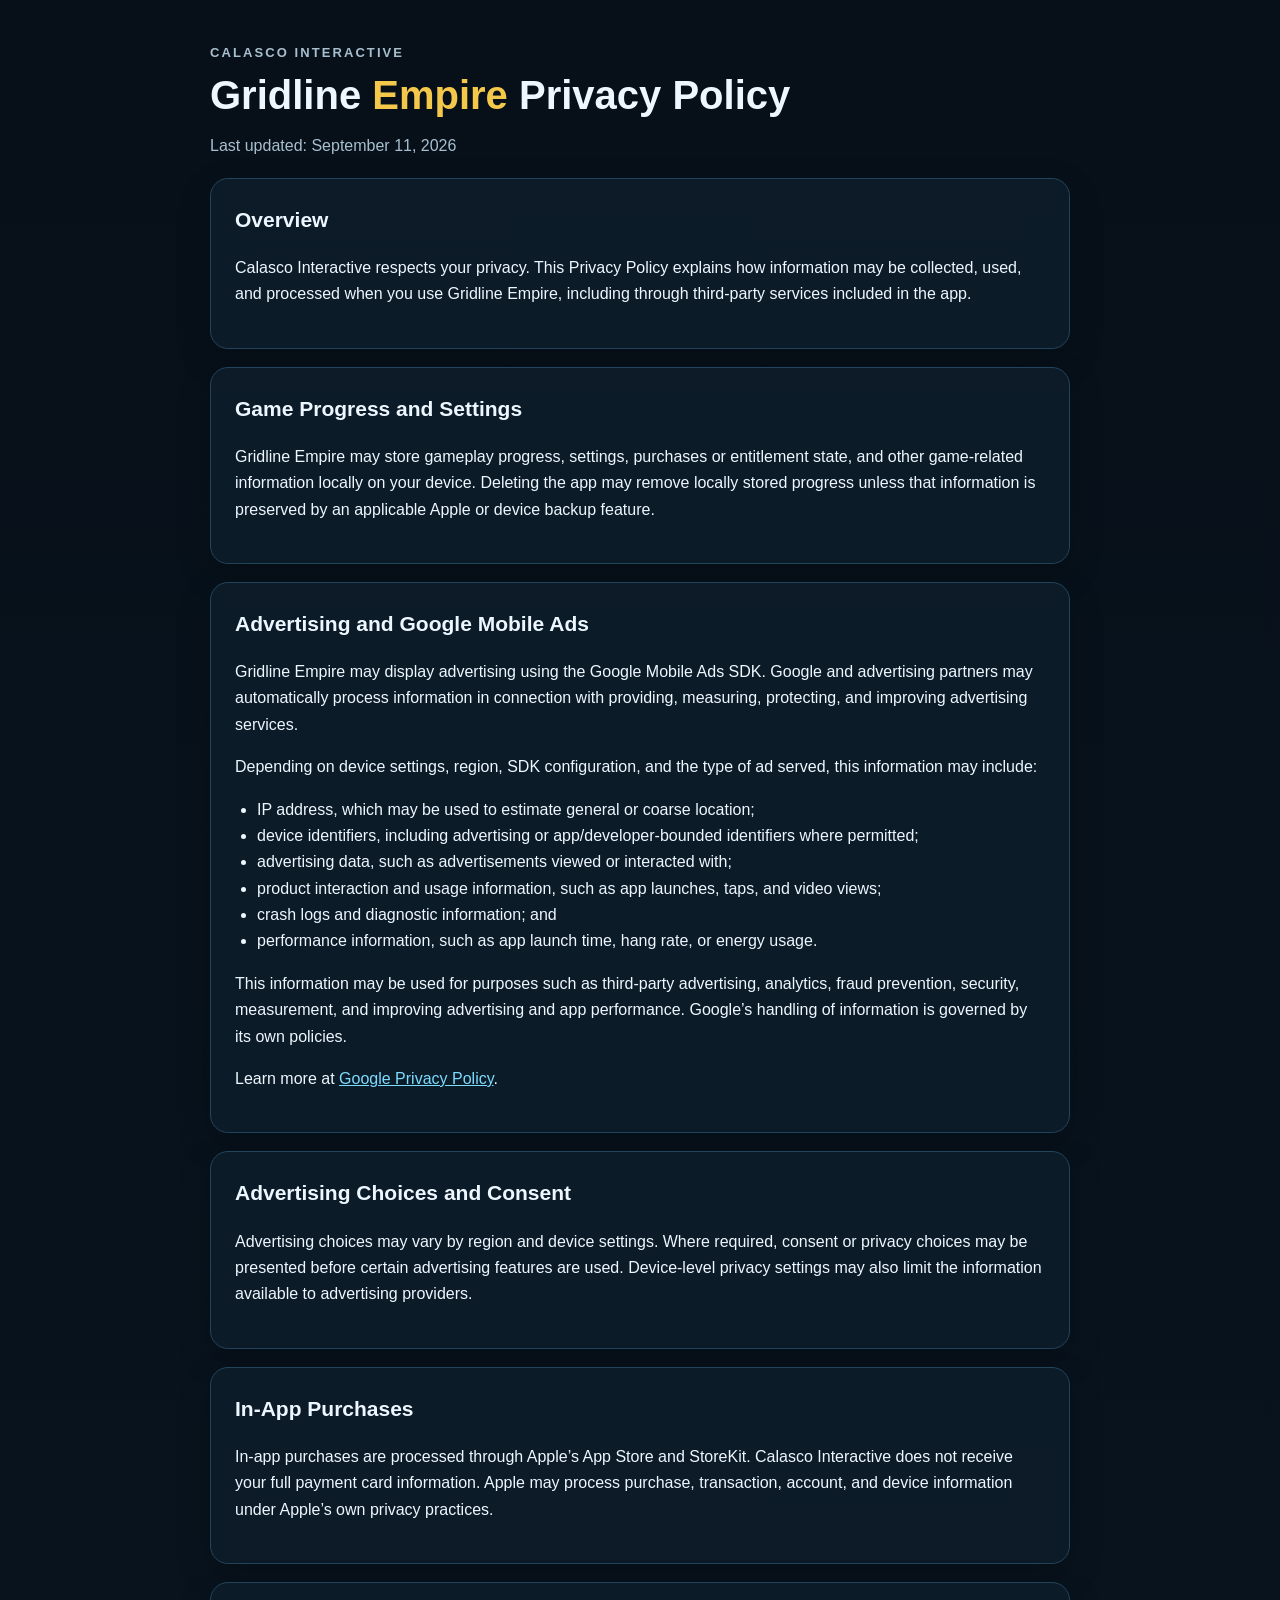
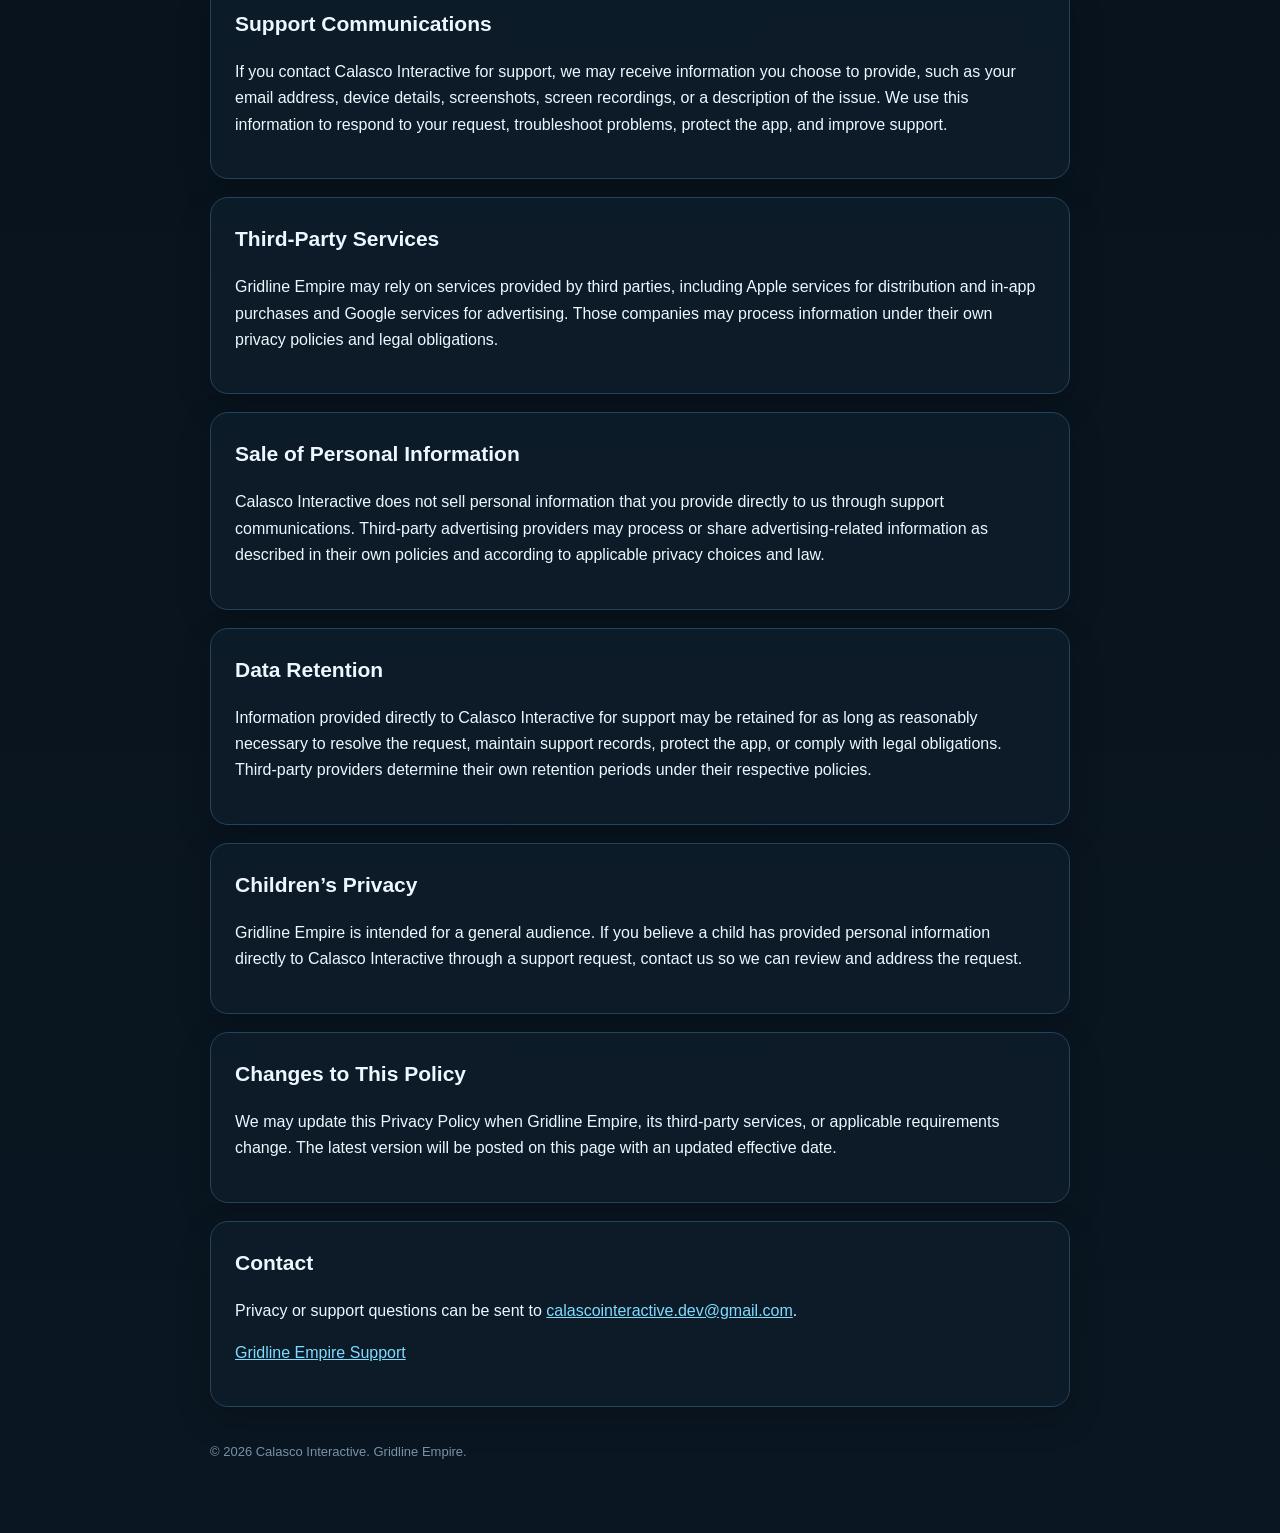
<file: privacy.html>
<!doctype html>
<html lang="en">
<head>
  <meta charset="utf-8">
  <meta name="viewport" content="width=device-width,initial-scale=1">
  <title>Gridline Empire Privacy Policy</title>
  <meta name="description" content="Privacy Policy for Gridline Empire by Calasco Interactive.">
  <style>
    :root{
      --bg:#071019;--panel:#0d1c29;--line:#23445d;
      --text:#edf7ff;--muted:#a8bfd0;--accent:#7ddcff;--gold:#f4c84a
    }
    *{box-sizing:border-box}
    body{
      margin:0;
      font-family:-apple-system,BlinkMacSystemFont,"Segoe UI",Roboto,Arial,sans-serif;
      background:linear-gradient(180deg,#071019,#0a1621);
      color:var(--text);
      line-height:1.65
    }
    .wrap{max-width:900px;margin:auto;padding:42px 20px 70px}
    .brand{
      letter-spacing:.16em;text-transform:uppercase;color:var(--muted);
      font-weight:800;font-size:13px
    }
    h1{font-size:40px;line-height:1.1;margin:10px 0}
    h1 span{color:var(--gold)}
    .updated{color:var(--muted)}
    .card{
      background:rgba(13,28,41,.94);
      border:1px solid var(--line);
      border-radius:18px;
      padding:24px;
      margin-top:18px;
      box-shadow:0 12px 35px rgba(0,0,0,.18)
    }
    h2{font-size:21px;margin-top:0}
    a{color:var(--accent)}
    ul{padding-left:22px}
    footer{margin-top:34px;color:#7793a6;font-size:13px}
  </style>
</head>
<body>
  <main class="wrap">
    <div class="brand">Calasco Interactive</div>
    <h1>Gridline <span>Empire</span> Privacy Policy</h1>
    <p class="updated">Last updated: September 11, 2026</p>

    <section class="card">
      <h2>Overview</h2>
      <p>
        Calasco Interactive respects your privacy. This Privacy Policy explains how information
        may be collected, used, and processed when you use Gridline Empire, including through
        third-party services included in the app.
      </p>
    </section>

    <section class="card">
      <h2>Game Progress and Settings</h2>
      <p>
        Gridline Empire may store gameplay progress, settings, purchases or entitlement state,
        and other game-related information locally on your device. Deleting the app may remove
        locally stored progress unless that information is preserved by an applicable Apple or
        device backup feature.
      </p>
    </section>

    <section class="card">
      <h2>Advertising and Google Mobile Ads</h2>
      <p>
        Gridline Empire may display advertising using the Google Mobile Ads SDK. Google and
        advertising partners may automatically process information in connection with providing,
        measuring, protecting, and improving advertising services.
      </p>
      <p>Depending on device settings, region, SDK configuration, and the type of ad served, this information may include:</p>
      <ul>
        <li>IP address, which may be used to estimate general or coarse location;</li>
        <li>device identifiers, including advertising or app/developer-bounded identifiers where permitted;</li>
        <li>advertising data, such as advertisements viewed or interacted with;</li>
        <li>product interaction and usage information, such as app launches, taps, and video views;</li>
        <li>crash logs and diagnostic information; and</li>
        <li>performance information, such as app launch time, hang rate, or energy usage.</li>
      </ul>
      <p>
        This information may be used for purposes such as third-party advertising, analytics,
        fraud prevention, security, measurement, and improving advertising and app performance.
        Google’s handling of information is governed by its own policies.
      </p>
      <p>
        Learn more at
        <a href="https://policies.google.com/privacy" rel="noopener noreferrer">Google Privacy Policy</a>.
      </p>
    </section>

    <section class="card">
      <h2>Advertising Choices and Consent</h2>
      <p>
        Advertising choices may vary by region and device settings. Where required, consent or
        privacy choices may be presented before certain advertising features are used. Device-level
        privacy settings may also limit the information available to advertising providers.
      </p>
    </section>

    <section class="card">
      <h2>In-App Purchases</h2>
      <p>
        In-app purchases are processed through Apple’s App Store and StoreKit. Calasco Interactive
        does not receive your full payment card information. Apple may process purchase, transaction,
        account, and device information under Apple’s own privacy practices.
      </p>
    </section>

    <section class="card">
      <h2>Support Communications</h2>
      <p>
        If you contact Calasco Interactive for support, we may receive information you choose to
        provide, such as your email address, device details, screenshots, screen recordings, or a
        description of the issue. We use this information to respond to your request, troubleshoot
        problems, protect the app, and improve support.
      </p>
    </section>

    <section class="card">
      <h2>Third-Party Services</h2>
      <p>
        Gridline Empire may rely on services provided by third parties, including Apple services
        for distribution and in-app purchases and Google services for advertising. Those companies
        may process information under their own privacy policies and legal obligations.
      </p>
    </section>

    <section class="card">
      <h2>Sale of Personal Information</h2>
      <p>
        Calasco Interactive does not sell personal information that you provide directly to us
        through support communications. Third-party advertising providers may process or share
        advertising-related information as described in their own policies and according to
        applicable privacy choices and law.
      </p>
    </section>

    <section class="card">
      <h2>Data Retention</h2>
      <p>
        Information provided directly to Calasco Interactive for support may be retained for as
        long as reasonably necessary to resolve the request, maintain support records, protect the
        app, or comply with legal obligations. Third-party providers determine their own retention
        periods under their respective policies.
      </p>
    </section>

    <section class="card">
      <h2>Children’s Privacy</h2>
      <p>
        Gridline Empire is intended for a general audience. If you believe a child has provided
        personal information directly to Calasco Interactive through a support request, contact us
        so we can review and address the request.
      </p>
    </section>

    <section class="card">
      <h2>Changes to This Policy</h2>
      <p>
        We may update this Privacy Policy when Gridline Empire, its third-party services, or
        applicable requirements change. The latest version will be posted on this page with an
        updated effective date.
      </p>
    </section>

    <section class="card">
      <h2>Contact</h2>
      <p>
        Privacy or support questions can be sent to
        <a href="mailto:calascointeractive.dev@gmail.com">calascointeractive.dev@gmail.com</a>.
      </p>
      <p><a href="support.html">Gridline Empire Support</a></p>
    </section>

    <footer>© 2026 Calasco Interactive. Gridline Empire.</footer>
  </main>
</body>
</html>
</file>
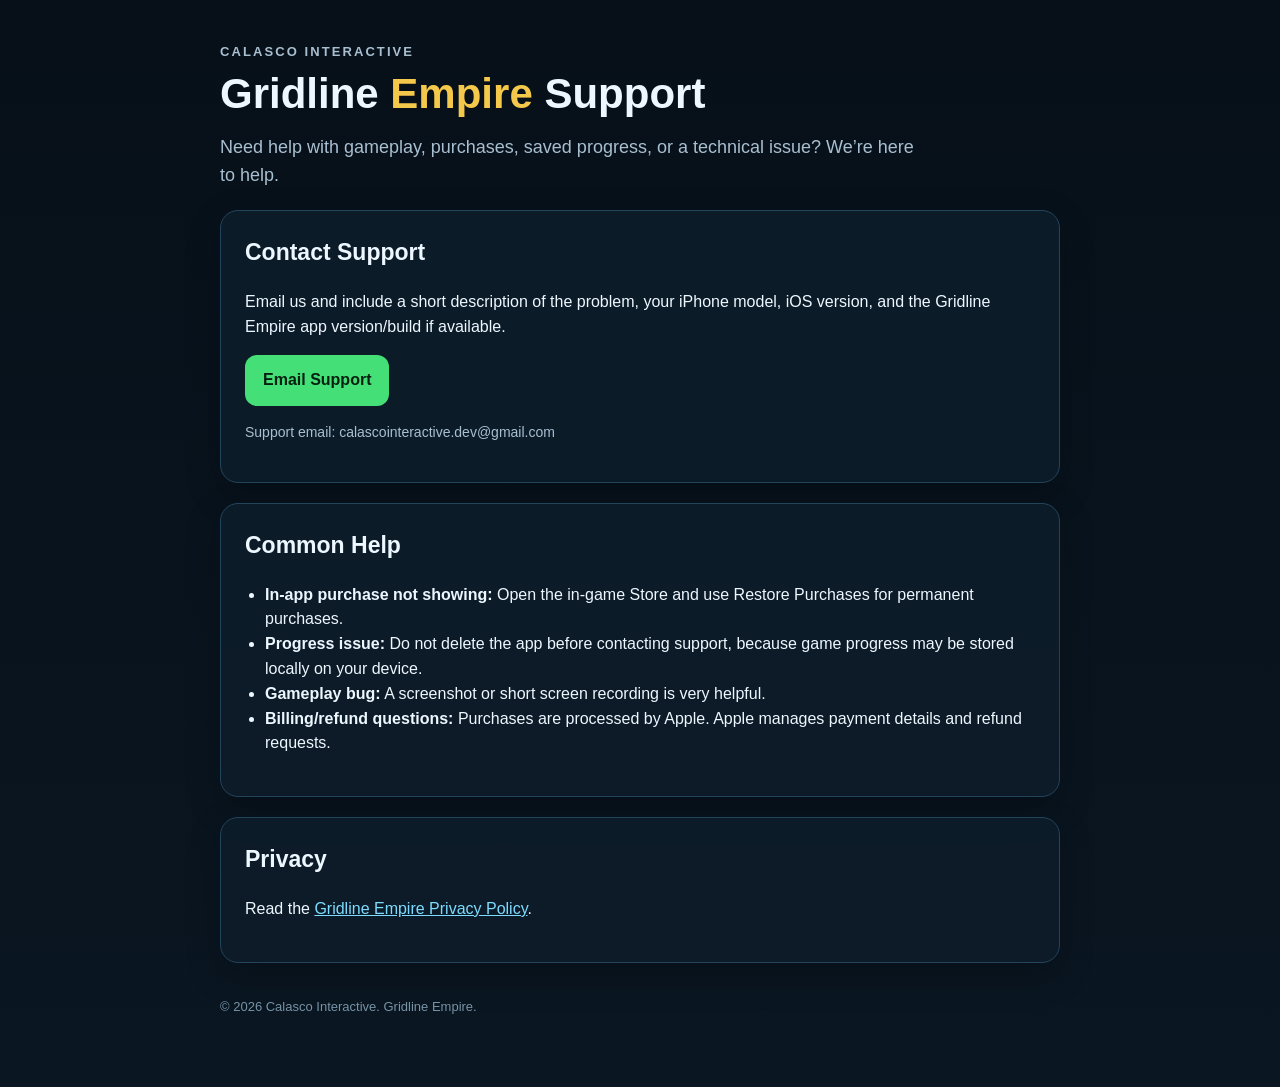
<file: support.html>
<!doctype html>
<html lang="en">
<head>
  <meta charset="utf-8">
  <meta name="viewport" content="width=device-width,initial-scale=1">
  <title>Gridline Empire Support</title>
  <meta name="description" content="Support for Gridline Empire by Calasco Interactive.">
  <style>
    :root{--bg:#071019;--panel:#0d1c29;--line:#23445d;--text:#edf7ff;--muted:#a8bfd0;--accent:#44e077;--gold:#f4c84a}
    *{box-sizing:border-box} body{margin:0;font-family:-apple-system,BlinkMacSystemFont,"Segoe UI",Roboto,Arial,sans-serif;background:linear-gradient(180deg,#071019,#0a1621);color:var(--text);line-height:1.55}
    .wrap{max-width:880px;margin:auto;padding:42px 20px 70px}
    .brand{letter-spacing:.16em;text-transform:uppercase;color:var(--muted);font-weight:800;font-size:13px}
    h1{font-size:42px;line-height:1.05;margin:10px 0 10px} h1 span{color:var(--gold)}
    .lead{font-size:18px;color:var(--muted);max-width:700px}
    .card{background:rgba(13,28,41,.94);border:1px solid var(--line);border-radius:18px;padding:24px;margin-top:20px;box-shadow:0 12px 35px rgba(0,0,0,.22)}
    h2{margin-top:0;font-size:23px}.btn{display:inline-block;background:var(--accent);color:#052010;text-decoration:none;font-weight:900;padding:13px 18px;border-radius:12px}
    .small{font-size:14px;color:var(--muted)} ul{padding-left:20px} a{color:#7ddcff}
    footer{margin-top:34px;color:#7793a6;font-size:13px}
  </style>
</head>
<body>
  <main class="wrap">
    <div class="brand">Calasco Interactive</div>
    <h1>Gridline <span>Empire</span> Support</h1>
    <p class="lead">Need help with gameplay, purchases, saved progress, or a technical issue? We’re here to help.</p>

    <section class="card">
      <h2>Contact Support</h2>
      <p>Email us and include a short description of the problem, your iPhone model, iOS version, and the Gridline Empire app version/build if available.</p>
      <p><a class="btn" href="mailto:calascointeractive.dev@gmail.com?subject=subject=Gridline%20Empire%20Support">Email Support</a></p>
      <p class="small">Support email: calascointeractive.dev@gmail.com</p>
    </section>

    <section class="card">
      <h2>Common Help</h2>
      <ul>
        <li><strong>In-app purchase not showing:</strong> Open the in-game Store and use Restore Purchases for permanent purchases.</li>
        <li><strong>Progress issue:</strong> Do not delete the app before contacting support, because game progress may be stored locally on your device.</li>
        <li><strong>Gameplay bug:</strong> A screenshot or short screen recording is very helpful.</li>
        <li><strong>Billing/refund questions:</strong> Purchases are processed by Apple. Apple manages payment details and refund requests.</li>
      </ul>
    </section>

    <section class="card">
      <h2>Privacy</h2>
      <p>Read the <a href="privacy.html">Gridline Empire Privacy Policy</a>.</p>
    </section>

    <footer>© 2026 Calasco Interactive. Gridline Empire.</footer>
  </main>
</body>
</html>
</file>
<file: css/game.css>
:root{--bg:#06111b;--panel:#0b1d2c;--panel2:#10293d;--line:#245578;--text:#f6fbff;--muted:#9db5c8;--yellow:#ffd34b;--green:#2ee176;--blue:#2f9df5;--red:#ff5f61;--orange:#f7a531;--purple:#a55cff}
*{box-sizing:border-box;-webkit-tap-highlight-color:transparent}
html,body{margin:0;min-height:100%;font-family:Arial,Helvetica,sans-serif;background:linear-gradient(#173e5f 0,#081522 24%,#03070c 100%);color:var(--text)}
body{padding:env(safe-area-inset-top) 0 calc(86px + env(safe-area-inset-bottom))}
button{font:inherit}.app{max-width:760px;margin:auto;min-height:100vh}
.topbar{position:sticky;top:0;z-index:50;padding:12px 15px 10px;background:linear-gradient(rgba(3,9,15,.99),rgba(3,12,20,.93));backdrop-filter:blur(12px);border-bottom:1px solid #174e70}
.brand{display:flex;align-items:center;justify-content:space-between;gap:10px}.logo{font-weight:1000;font-size:26px;letter-spacing:-1px}.logo span{color:var(--yellow)}
.rank{padding:8px 11px;border-radius:999px;background:#0c2538;border:1px solid #2d6c93;font-size:11px;font-weight:900;color:#d8efff}
.stats{display:grid;grid-template-columns:repeat(3,1fr);gap:8px;margin-top:9px}.stat{padding:10px 11px;border-radius:14px;background:linear-gradient(145deg,#0d2b41,#071624);border:1px solid #295f81}.stat small{display:block;font-size:10px;color:var(--muted);font-weight:900}.stat b{display:block;margin-top:3px;font-size:18px}.cash b{color:var(--green)}.power b{color:var(--yellow)}
.content{padding:7px 14px 18px}.page{display:none}.page.active{display:block}
.hero{position:relative;min-height:680px;overflow:hidden;border-radius:26px;border:1px solid #3f7da1;background:#07131e;box-shadow:0 26px 70px #0008,inset 0 0 100px #1d6c9820}
.sky{position:absolute;inset:0 0 44% 0;background:linear-gradient(#3478a3,#174760 60%,#0d2c3d);transition:.35s}.night .sky{background:linear-gradient(#030812,#071627 58%,#0b2231)}
.sky:after{content:"";position:absolute;inset:0;opacity:0;background:
radial-gradient(circle at 10% 18%,#fff 0 1px,transparent 2px),
radial-gradient(circle at 26% 12%,#fff 0 1px,transparent 2px),
radial-gradient(circle at 44% 25%,#fff 0 1px,transparent 2px),
radial-gradient(circle at 62% 15%,#fff 0 1px,transparent 2px),
radial-gradient(circle at 80% 28%,#fff 0 1px,transparent 2px),
radial-gradient(circle at 92% 13%,#fff 0 1px,transparent 2px)}.night .sky:after{opacity:.7}
.sunmoon{position:absolute;width:58px;height:58px;border-radius:50%;right:34px;top:74px;background:#ffd66c;box-shadow:0 0 28px #ffd66c77}.night .sunmoon{background:#dce8ff;box-shadow:0 0 24px #dce8ff55}
.hills{position:absolute;left:-4%;right:-4%;bottom:44%;height:135px;background:linear-gradient(#173e48,#0b242d);clip-path:polygon(0 70%,12% 46%,25% 62%,38% 34%,53% 58%,65% 30%,82% 55%,100% 40%,100% 100%,0 100%)}
.scene-label{position:absolute;left:20px;top:18px;z-index:40;text-shadow:0 2px 8px #000}.scene-label h2{margin:0;font-size:27px}.scene-label p{margin:5px 0 0;color:#c3d8e5;font-size:13px}
.statusstrip{position:absolute;right:17px;top:18px;z-index:40;display:flex;flex-direction:column;gap:6px;align-items:flex-end}.pill{padding:7px 10px;border-radius:999px;font-size:10px;font-weight:900;background:#0e2b3d;border:1px solid #346989}.grid{color:#52ff8c;border-color:#208b4b;background:#092516}
.yard{position:absolute;left:0;right:0;bottom:96px;height:420px;background:linear-gradient(#15313a 0 23%,#1c363c 23% 100%);border-top:1px solid #35545e;overflow:hidden}
.treeline{position:absolute;left:0;right:0;bottom:76px;height:70px;z-index:0;background:
radial-gradient(ellipse at 4% 100%,#0a1c1f 0 24px,transparent 25px),
radial-gradient(ellipse at 13% 100%,#0d2225 0 34px,transparent 35px),
radial-gradient(ellipse at 25% 100%,#0a1d20 0 27px,transparent 28px),
radial-gradient(ellipse at 39% 100%,#0b2225 0 37px,transparent 38px),
radial-gradient(ellipse at 56% 100%,#0b1f22 0 30px,transparent 31px),
radial-gradient(ellipse at 74% 100%,#0a2023 0 36px,transparent 37px),
radial-gradient(ellipse at 90% 100%,#0b1e21 0 33px,transparent 34px)}
.road{position:absolute;left:-4%;right:-4%;bottom:0;height:68px;background:linear-gradient(#333c40,#22292c);border-top:3px solid #718087;z-index:25}.road:after{content:"";position:absolute;left:0;right:0;top:31px;height:4px;background:repeating-linear-gradient(90deg,#f2c83a 0 38px,transparent 38px 74px)}
.fence{position:absolute;left:0;right:0;bottom:67px;height:55px;z-index:24;border-top:2px solid #778f98;background:repeating-linear-gradient(60deg,transparent 0 11px,#6d858d66 12px 13px,transparent 14px 23px),repeating-linear-gradient(-60deg,transparent 0 11px,#6d858d66 12px 13px,transparent 14px 23px)}
.facility{position:absolute;transition:.45s;z-index:10}.hidden{opacity:0!important;transform:translateY(16px) scale(.94)!important;pointer-events:none!important}
.diesel{left:3%;bottom:68px;width:122px;height:78px;border-radius:5px;background:linear-gradient(90deg,#263f4b,#4d6b78 55%,#263e49);border:2px solid #879ba4;box-shadow:0 10px 20px #0009}.diesel:before{content:"";position:absolute;left:10px;right:10px;top:18px;height:23px;background:repeating-linear-gradient(90deg,#12242b 0 9px,#c1ced2 9px 15px);border:2px solid #1a2d34}.diesel:after{content:"DIESEL GEN";position:absolute;right:8px;bottom:7px;font-size:7px;font-weight:1000;letter-spacing:.9px}
.control{left:18%;bottom:68px;width:140px;height:86px;background:linear-gradient(#415d68,#223943);border:2px solid #8298a1;box-shadow:0 10px 22px #0009}.control:before{content:"CONTROL CENTER";position:absolute;left:12px;top:10px;font-size:7px;font-weight:1000;letter-spacing:1px}.control:after{content:"";position:absolute;left:12px;right:12px;top:39px;height:16px;background:repeating-linear-gradient(90deg,#ffe267 0 12px,#17323a 12px 20px)}
.controltop{left:20%;bottom:154px;width:102px;height:36px;background:linear-gradient(#536d79,#293f49);border:2px solid #7b919b;z-index:11}.controltop:after{content:"";position:absolute;left:8px;right:8px;top:10px;height:10px;background:repeating-linear-gradient(90deg,#f0d35b 0 9px,#19343d 9px 15px)}
.steamHall{left:36%;bottom:68px;width:235px;height:150px;background:linear-gradient(90deg,#314b56,#687f8b 46%,#87969e 58%,#405b65);border:2px solid #98abb3;box-shadow:0 16px 30px #000a}.steamHall:before{content:"";position:absolute;left:18px;right:18px;top:-21px;height:21px;background:linear-gradient(#425b66,#263d46);border:2px solid #718a94}.steamHall:after{content:"STEAM TURBINE HALL";position:absolute;left:18px;top:12px;font-size:9px;font-weight:1000;letter-spacing:1.2px}
.windows{position:absolute;left:18px;right:18px;top:44px;height:21px;background:repeating-linear-gradient(90deg,#e9ca56 0 14px,#10282f 14px 20px);border:2px solid #273d46;box-shadow:0 40px #e8c953dd}.night .windows{box-shadow:0 40px #ffe46bee,0 0 18px #ffe36a55}
.turbine{left:43%;bottom:83px;width:146px;height:62px;border-radius:8px;background:linear-gradient(#8aa0aa,#536c76 50%,#263e48);border:2px solid #bbc8cd;box-shadow:0 8px 16px #0009;z-index:18}.turbine:before{content:"";position:absolute;left:12px;top:6px;width:48px;height:48px;border:3px solid #e5ecee;border-radius:50%;background:conic-gradient(#f2c23a 0 10%,#607b87 10% 20%,#f2c23a 20% 30%,#607b87 30% 40%,#f2c23a 40% 50%,#607b87 50% 60%,#f2c23a 60% 70%,#607b87 70% 80%,#f2c23a 80% 90%,#607b87 90%);animation:spin 2s linear infinite}.turbine:after{content:"TURBINE • GENERATOR";position:absolute;right:7px;top:23px;font-size:6px;font-weight:1000;letter-spacing:.4px}@keyframes spin{to{transform:rotate(360deg)}}
.stack{position:absolute;bottom:68px;width:42px;border:2px solid #bcc7ca;background:repeating-linear-gradient(to bottom,#e3e7e8 0 34px,#c14738 34px 58px);box-shadow:0 10px 20px #0009}.steamStack{left:28%;height:258px}.gasStack{left:74%;height:190px}.stack:before{content:"";position:absolute;left:-6px;right:-6px;top:12px;height:6px;background:#2c414a;box-shadow:0 16px #2c414a}
.smoke{position:absolute;width:125px;height:115px;filter:blur(3px);background:radial-gradient(circle at 40% 75%,#edf3f399 0 20px,transparent 21px),radial-gradient(circle at 58% 55%,#e6eeee88 0 29px,transparent 30px),radial-gradient(circle at 39% 31%,#dde8e877 0 35px,transparent 36px);animation:smoke 5s ease-in-out infinite alternate}.steamSmoke{left:25%;bottom:314px}.gasSmoke{left:70%;bottom:245px;transform:scale(.75)}@keyframes smoke{to{transform:translate(36px,-30px) scale(1.25);opacity:.35}}
.roofvents{left:39%;bottom:218px;width:160px;height:24px}.roofvents i{position:absolute;bottom:0;width:12px;height:20px;background:linear-gradient(90deg,#50656e,#bac6ca,#536a72);border-radius:3px 3px 0 0}.roofvents i:nth-child(1){left:8px}.roofvents i:nth-child(2){left:35px}.roofvents i:nth-child(3){left:64px}.roofvents i:nth-child(4){left:94px}.roofvents i:nth-child(5){left:126px}
.piperack{left:11%;right:8%;bottom:139px;height:75px;z-index:16}.piperack:before{content:"";position:absolute;left:0;right:0;top:9px;height:8px;background:linear-gradient(#e1e8ea,#82979f 50%,#526870);border:1px solid #d2dce0;border-radius:5px;box-shadow:0 13px 0 #738a94,0 26px 0 #9aaab0}.piperack:after{content:"";position:absolute;left:12px;right:12px;top:0;bottom:0;background:repeating-linear-gradient(90deg,transparent 0 72px,#6e858f 72px 76px)}
.tank{bottom:68px;border-radius:28px 28px 6px 6px;background:linear-gradient(90deg,#607780,#dce4e6 48%,#586d75);border:2px solid #93a4a9;box-shadow:0 8px 16px #0008}.tank1{left:59%;width:56px;height:112px}.tank2{left:67%;width:42px;height:78px}
.transformer{left:77%;bottom:68px;width:104px;height:66px;background:linear-gradient(#455f69,#223841);border:2px solid #8297a0;box-shadow:0 8px 15px #0009}.transformer:before{content:"";position:absolute;left:9px;right:9px;top:-24px;height:24px;background:repeating-linear-gradient(90deg,#1f2e34 0 7px,transparent 7px 18px)}.transformer:after{content:"";position:absolute;left:8px;right:8px;bottom:9px;height:24px;background:repeating-linear-gradient(90deg,#19282d 0 7px,#9eb0b7 7px 13px,#19282d 13px 21px)}
.gasHall{left:67%;bottom:68px;width:145px;height:92px;background:linear-gradient(90deg,#304b57,#627985);border:2px solid #879da6;box-shadow:0 12px 22px #0009}.gasHall:after{content:"GAS TURBINE";position:absolute;left:13px;top:10px;font-size:8px;font-weight:1000;letter-spacing:1px}
.flare{left:84%;bottom:68px;width:10px;height:150px;background:#4a6069;z-index:13}.flare:after{content:"🔥";position:absolute;left:-10px;top:-28px;font-size:28px;filter:drop-shadow(0 0 8px #ff8329);animation:flick .55s alternate infinite}@keyframes flick{to{transform:scale(.82) rotate(4deg)}}
.switchyard{right:1%;bottom:68px;width:155px;height:138px;border-bottom:3px solid #657f8d}.switchyard i{position:absolute;bottom:0;width:4px;height:112px;background:#748991}.switchyard i:before{content:"";position:absolute;left:-20px;top:17px;width:44px;height:3px;background:#788b93;box-shadow:0 20px #788b93,0 40px #788b93}.switchyard i:nth-child(1){left:18px}.switchyard i:nth-child(2){left:70px}.switchyard i:nth-child(3){left:122px}
.solar{right:2%;bottom:68px;width:150px;height:88px;transform:perspective(250px) rotateX(50deg);transform-origin:bottom;z-index:8}.solar .p{position:absolute;width:60px;height:31px;background:repeating-linear-gradient(90deg,#123b62 0 12px,#5d91b8 12px 14px);border:2px solid #839da9}.solar .p1{left:0;top:0}.solar .p2{left:70px;top:0}.solar .p3{left:18px;top:42px}.solar .p4{left:88px;top:42px}
.reactor{left:16%;bottom:68px;width:110px;height:132px;border-radius:55px 55px 8px 8px;background:linear-gradient(90deg,#6d7d82,#d5dcdd 50%,#67797e);border:2px solid #a6b4b8;box-shadow:0 10px 20px #0009}.reactor:after{content:"☢";position:absolute;inset:0;display:grid;place-items:center;font-size:38px;color:#ffe15b;text-shadow:0 2px 5px #000}
.cooling{bottom:68px;width:104px;background:linear-gradient(90deg,#66777d,#cbd3d5 28%,#e5e9e9 50%,#a4b1b4 72%,#65767a);clip-path:polygon(23% 0,77% 0,68% 100%,32% 100%);filter:drop-shadow(0 10px 8px #0008);z-index:5}.cool1{left:3%;height:210px}.cool2{left:11%;height:245px}.cooling:before{content:"";position:absolute;left:15%;right:15%;top:-78px;height:95px;background:radial-gradient(circle at 35% 70%,#e7f0f199 0 21px,transparent 22px),radial-gradient(circle at 61% 47%,#eef5f588 0 29px,transparent 30px),radial-gradient(circle at 41% 18%,#dce8e877 0 34px,transparent 35px);animation:cool 4.5s ease-in-out infinite alternate}@keyframes cool{to{transform:translate(18px,-20px) scale(1.16);opacity:.45}}
.entry{left:3%;bottom:68px;width:84px;height:42px;background:linear-gradient(#344e58,#1b3038);border:2px solid #768b94;z-index:26}.entry:before{content:"SECURITY";position:absolute;left:8px;top:5px;font-size:6px;font-weight:900}.entry:after{content:"";position:absolute;left:8px;right:8px;bottom:8px;height:11px;background:repeating-linear-gradient(90deg,#ffe15b 0 8px,#172b32 8px 13px)}
.sign{left:4%;bottom:17px;width:205px;height:53px;background:linear-gradient(145deg,#26383d,#111d21);border:2px solid #788b90;border-radius:4px;z-index:35;box-shadow:0 6px 14px #0008}.sign:before{content:"RIVERBEND";position:absolute;left:15px;top:8px;font-size:14px;font-weight:1000;letter-spacing:.8px}.sign:after{content:"INDUSTRIAL POWER COMPLEX";position:absolute;left:15px;top:28px;font-size:7px;font-weight:800;letter-spacing:.8px;color:#aac0c8}
.light{bottom:68px;width:4px;height:112px;background:#617781;z-index:18}.light:before{content:"";position:absolute;left:-8px;top:-6px;width:20px;height:8px;border-radius:4px;background:#f5eaa3}.light:after{content:"";position:absolute;left:-37px;top:2px;width:78px;height:95px;background:linear-gradient(#ffe78f24,transparent);clip-path:polygon(42% 0,58% 0,100% 100%,0 100%);opacity:.15}.night .light:after{opacity:1}.l1{left:12%}.l2{left:50%}.l3{left:83%}
.truck{left:27%;bottom:36px;width:63px;height:25px;background:linear-gradient(#f1c23a,#c9981c);border-radius:4px 6px 3px 3px;z-index:30;box-shadow:0 6px 10px #000a;animation:truck 16s linear infinite}.truck:before{content:"";position:absolute;right:3px;top:-14px;width:22px;height:17px;background:#c7931c;border-radius:4px 4px 0 0}.truck:after{content:"";position:absolute;left:7px;right:3px;bottom:-7px;height:13px;background:radial-gradient(circle at 15% 50%,#111 0 6px,transparent 7px),radial-gradient(circle at 82% 50%,#111 0 6px,transparent 7px)}@keyframes truck{from{transform:translateX(-240px)}to{transform:translateX(720px)}}
.worker{bottom:41px;width:6px;height:16px;border-radius:3px;background:#f0a728;z-index:31}.worker:before{content:"";position:absolute;left:-1px;top:-6px;width:8px;height:8px;border-radius:50%;background:#d7b48e}.w1{left:42%;animation:walk1 8s ease-in-out infinite alternate}.w2{left:62%;animation:walk2 10s ease-in-out infinite alternate}@keyframes walk1{to{transform:translateX(46px)}}@keyframes walk2{to{transform:translateX(-52px)}}
.leveltag{position:absolute;z-index:36;padding:5px 8px;border-radius:7px;border:1px solid #718b97;background:#05131ddd;font-size:8px;font-weight:900;opacity:0;transition:.3s}.leveltag.show{opacity:1}.td{left:3%;bottom:150px}.ts{left:42%;bottom:225px}.tg{left:68%;bottom:166px}.tso{right:3%;bottom:170px}.tn{left:16%;bottom:205px}
.generate-wrap{position:absolute;left:18px;right:18px;bottom:18px;z-index:45}.generate{width:100%;border:0;border-radius:18px;padding:19px 16px;background:linear-gradient(#ffe25e,#efb600);color:#0b0b0b;font-size:21px;font-weight:1000;box-shadow:0 7px 0 #a97900,0 0 24px #ffd02c33}.generate:active{transform:translateY(4px);box-shadow:0 3px 0 #a97900}
.card{background:linear-gradient(#102c44,#081827);border:1px solid #2d6084;border-radius:20px;padding:16px;margin-top:12px;box-shadow:0 10px 25px #0005}.section-title{display:flex;align-items:center;justify-content:space-between;gap:10px;margin-bottom:12px}.section-title h3{margin:0;font-size:19px}.section-title span{font-size:12px;color:var(--muted)}
.btnrow{display:grid;grid-template-columns:1fr 1fr;gap:10px}.btn{border:0;border-radius:14px;padding:13px 11px;color:#fff;font-weight:900}.green{background:linear-gradient(#22e16d,#09943e)}.blue{background:linear-gradient(#32a4ff,#0869c3)}.purple{background:linear-gradient(#b45eff,#7432bd)}.red{background:linear-gradient(#ff6668,#c92f31)}.orange{background:linear-gradient(#ffb34a,#d66c00)}.dark{background:#15324a;border:1px solid #315d7c}
.dashboard{display:grid;grid-template-columns:repeat(2,1fr);gap:9px}.dash{padding:11px;border-radius:13px;background:#081622;border:1px solid #23465e}.dash small{display:block;color:#90a9bb;font-size:10px;font-weight:900}.dash b{display:block;margin-top:4px;font-size:17px}
.asset{display:grid;grid-template-columns:56px 1fr auto;align-items:center;gap:10px;padding:13px 0;border-top:1px solid #183a54}.asset:first-child{border-top:0}.asset-icon{width:52px;height:52px;border-radius:14px;display:grid;place-items:center;font-size:26px;background:linear-gradient(#1c4968,#0d2f47);border:1px solid #35617c}.asset-name{font-weight:900}.asset-meta{font-size:12px;color:var(--muted);margin-top:4px}.asset button{min-width:108px;border:0;border-radius:12px;padding:10px 9px;color:#fff;font-weight:900;font-size:12px;background:linear-gradient(#2d9fff,#0968bf)}
.progress{height:9px;border-radius:999px;background:#06111c;overflow:hidden;border:1px solid #1f4159}.progress i{display:block;height:100%;background:linear-gradient(90deg,#25dc72,#4de3ff);width:0%}.contract,.mission,.achievement{padding:13px 0;border-top:1px solid #183a54}.contract:first-child,.mission:first-child,.achievement:first-child{border-top:0}.contract-head,.mission-head,.ach-head{display:flex;justify-content:space-between;gap:10px;font-weight:800}.small{font-size:11px;color:var(--muted)}.badge{display:inline-block;border-radius:999px;padding:4px 7px;font-size:10px;font-weight:900;background:#1b3b53;color:#cfe9fa}
.mapgrid{display:grid;grid-template-columns:1fr 1fr;gap:10px}.region{min-height:145px;border-radius:18px;padding:14px;background:linear-gradient(145deg,#153d5b,#0b2235);border:1px solid #2b5c7d}.region.locked{filter:grayscale(.7);opacity:.7}
.storeitem{display:flex;justify-content:space-between;align-items:center;gap:12px;padding:14px 0;border-top:1px solid #173b55}.storeitem:first-child{border-top:0}.storeitem small{display:block;color:var(--muted)}
.log{font-size:12px;line-height:1.55;color:#b9ccda;max-height:170px;overflow:auto}.log div{padding:5px 0;border-bottom:1px solid #153044}
.event{display:none;border:1px solid #7b3b2e;background:linear-gradient(#3d1d1a,#1e1214);border-radius:17px;padding:14px;margin-top:12px}.event.show{display:block}.event h3{margin:0 0 5px;color:#ffb05b}.event p{font-size:12px;color:#e6c8bf}
.nav{position:fixed;left:50%;bottom:0;transform:translateX(-50%);width:min(760px,100%);display:grid;grid-template-columns:repeat(5,1fr);background:rgba(4,13,22,.98);border-top:1px solid #234963;padding:8px 5px calc(8px + env(safe-area-inset-bottom));z-index:60}.nav button{border:0;background:transparent;color:#7893a7;font-size:10px;font-weight:800;padding:7px 2px}.nav button i{display:block;font-style:normal;font-size:22px;margin-bottom:3px}.nav button.active{color:#fff}
.toast{position:fixed;left:50%;top:135px;transform:translate(-50%,-20px);background:#08131def;border:1px solid #3b6885;border-radius:14px;padding:11px 14px;font-weight:900;z-index:100;opacity:0;pointer-events:none;transition:.2s}.toast.show{opacity:1;transform:translate(-50%,0)}
.modal{position:fixed;inset:0;background:#000b;display:none;place-items:center;padding:20px;z-index:90}.modal.show{display:grid}.modalbox{width:min(430px,100%);background:linear-gradient(#14344e,#071522);border:1px solid #376786;border-radius:24px;padding:20px}.bigmoney{font-size:34px;font-weight:1000;color:#37e776}
@media(max-width:560px){.logo{font-size:22px}.stat b{font-size:15px}.hero{min-height:610px}.yard{height:360px}.steamHall{width:195px;left:37%}.gasHall{left:71%;width:110px}.mapgrid{grid-template-columns:1fr}.asset{grid-template-columns:52px 1fr}.asset button{grid-column:1/3;width:100%}.dashboard{grid-template-columns:1fr 1fr}}

/* ========================= V10 CINEMATIC FACILITY ========================= */
.yard{height:430px;background:linear-gradient(#112933 0 18%,#18343a 18% 45%,#21383a 45% 100%);overflow:hidden}
.plant-art{position:absolute;inset:0;width:100%;height:100%;z-index:12}
.plant-art .stage{opacity:0;transform:translateY(14px);transition:opacity .55s ease,transform .55s ease}
.plant-art .stage.on{opacity:1;transform:none}
.plant-art .glow{filter:drop-shadow(0 0 6px rgba(255,210,75,.42))}
.plant-art .metal{filter:drop-shadow(0 4px 5px rgba(0,0,0,.42))}
.plant-art .steamPuff{animation:v10Steam 6s ease-in-out infinite alternate;transform-origin:center}
.plant-art .steamPuff.s2{animation-delay:-2s}.plant-art .steamPuff.s3{animation-delay:-4s}
@keyframes v10Steam{from{transform:translate(0,0) scale(.88);opacity:.55}to{transform:translate(28px,-28px) scale(1.18);opacity:.18}}
.plant-art .fan{animation:v10Fan 2.1s linear infinite;transform-box:fill-box;transform-origin:center}
@keyframes v10Fan{to{transform:rotate(360deg)}}
.plant-art .blink{animation:v10Blink 1.3s steps(1) infinite}
@keyframes v10Blink{50%{opacity:.18}}
.plant-art .truckmove{animation:v10Truck 18s linear infinite}
@keyframes v10Truck{from{transform:translateX(-110px)}to{transform:translateX(850px)}}
.plant-art .pulse{animation:v10Pulse 2.4s ease-in-out infinite}
@keyframes v10Pulse{50%{opacity:.35}}
.night .plant-art .window{fill:#ffe66b!important;filter:drop-shadow(0 0 4px #ffe66b)}
.night .plant-art .lampGlow{opacity:.9}
.breakdown .plant-art #steamStage,.breakdown .plant-art #gasStage{filter:brightness(.7) saturate(.6)}
.breakdown .plant-art .alarm{opacity:1!important}
.v10-stage-label{position:absolute;left:16px;bottom:78px;z-index:33;padding:7px 9px;border-radius:10px;background:#07141ddd;border:1px solid #4e7184;color:#d9eef9;font-size:9px;font-weight:900;letter-spacing:.8px}
@media(max-width:560px){.yard{height:390px}.v10-stage-label{bottom:72px}}


/* ========================= FINAL BUILD SYSTEMS ========================= */
.final-toolbar{display:flex;gap:8px;flex-wrap:wrap;margin-top:10px}
.final-toolbar button{flex:1;min-width:130px}
.settings-grid{display:grid;grid-template-columns:1fr 1fr;gap:10px}
.setting{padding:12px;border:1px solid #284e68;border-radius:14px;background:#081722}
.setting b{display:block;margin-bottom:5px}
.toggle{width:100%;border:0;border-radius:11px;padding:10px;font-weight:900;color:white;background:#15324a}
.toggle.on{background:linear-gradient(#28cf70,#0b8b43)}
.tutorial{display:none;border:1px solid #3a7198;background:linear-gradient(#102f49,#081a29);border-radius:18px;padding:15px;margin-top:12px}
.tutorial.show{display:block}
.tutorial strong{color:#ffd95a}
.kpi-row{display:grid;grid-template-columns:repeat(3,1fr);gap:8px;margin-top:10px}
.kpi{padding:9px;border:1px solid #244a63;border-radius:12px;background:#07151f}
.kpi small{display:block;color:#8fa9bc;font-size:9px;font-weight:900}.kpi b{font-size:14px}
.endgame{border:1px solid #754ed1;background:linear-gradient(#241542,#10152a);box-shadow:0 0 30px #7b4dff22}
.endgame h3{color:#d6c1ff}
.questline{padding:10px 0;border-top:1px solid #173a53}
.questline:first-child{border-top:0}
.questline .row{display:flex;justify-content:space-between;gap:10px;font-weight:900}
.questline button{width:100%;margin-top:8px}
.notice{padding:10px 12px;border-radius:12px;background:#10283a;border:1px solid #2f668c;color:#cfe6f5;font-size:12px}
.danger{border-color:#723c3c;background:#2a1417}
@media(max-width:560px){.settings-grid{grid-template-columns:1fr}.kpi-row{grid-template-columns:1fr 1fr 1fr}}

.reduced-motion *{animation-duration:.001ms!important;animation-iteration-count:1!important;transition-duration:.001ms!important}


/* ================= ULTRA GRAPHICS OVERHAUL ================= */
:root{--gold:#ffc928;--cyan:#5ed9ff;--glass:rgba(10,25,38,.78);--edge:rgba(117,198,240,.24)}
html,body{background:
radial-gradient(circle at 50% -10%,#21465e 0,#0b1c29 30%,#050b12 72%),
linear-gradient(#07131e,#03070b)!important}
body:before{content:"";position:fixed;inset:0;pointer-events:none;opacity:.16;background-image:
linear-gradient(rgba(255,255,255,.025) 1px,transparent 1px),
linear-gradient(90deg,rgba(255,255,255,.02) 1px,transparent 1px);background-size:28px 28px}
.wrap{max-width:980px!important}
.topbar{border:1px solid var(--edge)!important;background:linear-gradient(180deg,rgba(17,39,55,.94),rgba(6,17,27,.92))!important;box-shadow:0 20px 60px #0008,inset 0 1px #ffffff14!important}
.brand{font-size:24px!important;letter-spacing:-.8px!important;text-shadow:0 4px 20px #000}
.brand span{background:linear-gradient(#ffe575,#ffb900);-webkit-background-clip:text;color:transparent}
.stats{gap:10px!important}
.stat,.dash,.kpi{background:linear-gradient(145deg,rgba(18,45,62,.92),rgba(5,17,27,.94))!important;border:1px solid #315f78!important;box-shadow:inset 0 1px #ffffff12,0 8px 22px #0005!important}
.stat b{font-size:19px!important;text-shadow:0 2px 12px #000}
.card{background:linear-gradient(145deg,rgba(15,36,51,.93),rgba(5,15,24,.96))!important;border:1px solid #315c75!important;border-radius:20px!important;box-shadow:0 18px 50px #0007,inset 0 1px #ffffff12!important}
.section-title h3{font-size:18px!important}
.btn{border-radius:14px!important;min-height:48px!important;box-shadow:inset 0 1px #ffffff44,0 7px 18px #0005!important;letter-spacing:.3px}
.btn:hover{transform:translateY(-1px);filter:brightness(1.08)}
.btn:active{transform:translateY(2px) scale(.985)}
.btn.green{background:linear-gradient(180deg,#65e56d,#19a84d)!important}
.btn.blue{background:linear-gradient(180deg,#62d7ff,#2488d2)!important}
.btn.purple{background:linear-gradient(180deg,#c56cff,#7840d8)!important}
.btn.orange{background:linear-gradient(180deg,#ffbd4b,#e77516)!important}
.btn.red{background:linear-gradient(180deg,#ff6a55,#d8392e)!important}
.hero{border-radius:24px!important;box-shadow:0 25px 65px #000a,inset 0 1px #ffffff22!important;border-color:#3e718a!important}
.scenehead{background:linear-gradient(180deg,rgba(5,17,27,.84),rgba(5,17,27,.42))!important;backdrop-filter:blur(8px)}
.scenehead h2{font-size:27px!important;text-shadow:0 3px 15px #000}
.yard{height:500px!important;background:linear-gradient(#102d3d 0 18%,#174554 18% 44%,#284b4d 44% 100%)!important}
.plant-art{filter:contrast(1.06) saturate(1.1)}
.plant-art .stage.on{filter:drop-shadow(0 12px 12px rgba(0,0,0,.45))}
.v10-stage-label{font-size:10px!important;padding:9px 12px!important;background:rgba(4,14,22,.88)!important;box-shadow:0 8px 20px #0008}
.generate{font-size:20px!important;letter-spacing:1.1px!important;min-height:70px!important;background:linear-gradient(180deg,#ffe15a,#f0aa00)!important;box-shadow:inset 0 2px #fff6,0 12px 30px #0008,0 0 24px #ffcc2530!important}
.asset,.region,.achievement,.storeitem{border:1px solid #294f66!important;background:linear-gradient(135deg,rgba(17,40,56,.9),rgba(7,19,29,.96))!important;border-radius:16px!important;box-shadow:0 8px 20px #0004!important}
.asset:hover,.region:hover,.storeitem:hover{border-color:#4e91b6!important}
.asset-icon{width:52px!important;height:52px!important;border-radius:14px!important;background:linear-gradient(145deg,#183c55,#0b1d2d)!important;box-shadow:inset 0 1px #ffffff20,0 7px 16px #0005}
.nav{background:rgba(3,10,16,.94)!important;backdrop-filter:blur(18px)!important;border-top:1px solid #315a72!important;box-shadow:0 -10px 35px #0008!important}
.nav button{padding:10px 4px!important;border-radius:12px!important}
.nav button.active{background:linear-gradient(#17384d,#0b2232)!important;color:#ffe15a!important;box-shadow:inset 0 1px #ffffff18}
.modalbox{background:linear-gradient(145deg,#153449,#071722)!important;border:1px solid #4b7e9c!important;border-radius:24px!important;box-shadow:0 30px 90px #000!important}
.progress{height:9px!important;border-radius:10px!important;background:#06121b!important;box-shadow:inset 0 2px 4px #0008}
.progress>i{border-radius:10px!important;background:linear-gradient(90deg,#22bf66,#b8ef55)!important;box-shadow:0 0 12px #4de77d88}
#store.page.active .card:first-child{position:relative;overflow:hidden}
#store.page.active .card:first-child:before{content:"POWER MARKET";position:absolute;right:-15px;top:12px;font-size:44px;font-weight:1000;color:#ffffff08;transform:rotate(-8deg)}
.storeitem{padding:16px!important;margin:10px 0!important;min-height:72px}
.storeitem b{font-size:15px!important}
.setting{background:linear-gradient(145deg,#102a3d,#071620)!important;border-color:#315a72!important;box-shadow:inset 0 1px #ffffff12}
.toggle{min-height:42px!important;box-shadow:inset 0 1px #ffffff24,0 5px 14px #0005}
.endgame{background:
radial-gradient(circle at 90% 10%,#7a4cff25,transparent 30%),
linear-gradient(145deg,#211c43,#0c1428)!important;border-color:#7455c8!important}
@media(max-width:560px){
 .yard{height:455px!important}.scenehead h2{font-size:23px!important}.brand{font-size:21px!important}
 .stat b{font-size:16px!important}.card{border-radius:17px!important}.generate{min-height:64px!important}
}


/* ================= PREMIUM ART INTEGRATION ================= */
.yard.premium-nuclear {
  background-image:
    linear-gradient(180deg,rgba(3,13,22,.03),rgba(3,10,16,.16)),
    none !important;
  background-size:cover !important;
  background-position:center center !important;
  background-repeat:no-repeat !important;
  box-shadow:inset 0 0 55px rgba(0,0,0,.30);
}
.yard.premium-nuclear .plant-art {
  opacity:0 !important;
  pointer-events:none;
}
.yard.premium-nuclear:after {
  content:"";
  position:absolute;
  inset:0;
  z-index:14;
  pointer-events:none;
  background:
    linear-gradient(180deg,rgba(3,11,18,.08) 0%,transparent 24%,transparent 72%,rgba(2,8,13,.34) 100%);
}
.yard.premium-nuclear #v10StageLabel {
  display:none;
}
.premium-art-badge {
  position:absolute;
  right:16px;
  bottom:80px;
  z-index:35;
  display:none;
  padding:8px 11px;
  border-radius:999px;
  font-size:9px;
  font-weight:1000;
  letter-spacing:.8px;
  color:#e9f8ff;
  background:rgba(4,18,28,.78);
  border:1px solid rgba(115,212,255,.45);
  backdrop-filter:blur(8px);
  box-shadow:0 7px 20px rgba(0,0,0,.45);
}
.yard.premium-nuclear .premium-art-badge{display:block}
@media(max-width:560px){
  .yard.premium-nuclear{background-position:56% center !important}
  .premium-art-badge{right:10px;bottom:74px}
}


/* PREMIUM ART LAYOUT FIX */
.hero{overflow:visible!important}
.yard{position:relative!important;height:540px!important;overflow:hidden!important}
.yard.premium-nuclear{background-size:cover!important;background-position:center center!important;min-height:540px!important}
.premium-art-badge{display:none!important}
.yard.premium-nuclear #v10StageLabel{display:none!important}
.generate-wrap{position:relative!important;left:auto!important;right:auto!important;bottom:auto!important;z-index:45!important;margin:0!important;padding:14px 18px 18px!important;background:linear-gradient(180deg,rgba(6,18,28,.96),rgba(3,10,17,.99))!important;border-top:1px solid #315b72!important}
.generate{width:100%!important;min-height:72px!important;border-radius:18px!important}
body{padding-bottom:calc(100px + env(safe-area-inset-bottom))!important}
@media(min-width:700px){.yard{height:610px!important}.yard.premium-nuclear{min-height:610px!important;background-position:center 48%!important}}
@media(max-width:560px){.yard{height:470px!important}.yard.premium-nuclear{min-height:470px!important;background-size:cover!important;background-position:54% center!important}.generate-wrap{padding:12px 14px 16px!important}}


/* ===================== ULTIMATE FINAL EDITION ===================== */
:root{
  --uf-gold:#ffd34c;
  --uf-cyan:#57d8ff;
  --uf-green:#4be178;
  --uf-red:#ff5a5f;
  --uf-purple:#a36cff;
  --uf-panel:rgba(8,22,34,.94);
  --uf-edge:rgba(105,190,235,.28);
}
.uf-grid{display:grid;grid-template-columns:repeat(2,minmax(0,1fr));gap:10px}
.uf-grid-3{display:grid;grid-template-columns:repeat(3,minmax(0,1fr));gap:10px}
.uf-panel{padding:14px;border:1px solid var(--uf-edge);border-radius:16px;background:linear-gradient(145deg,rgba(16,39,55,.94),rgba(5,15,24,.98));box-shadow:0 10px 26px #0005,inset 0 1px #ffffff10}
.uf-panel h4{margin:0 0 6px;font-size:15px}
.uf-panel p{margin:4px 0;color:#9db5c8;font-size:12px}
.uf-meter{height:10px;border-radius:99px;overflow:hidden;background:#06111a;border:1px solid #1d3d52}
.uf-meter i{display:block;height:100%;background:linear-gradient(90deg,#36cb6b,#55dfff);width:0%}
.uf-chip{display:inline-block;padding:4px 7px;border-radius:999px;background:#102c40;border:1px solid #2e5b78;font-size:10px;font-weight:900;color:#cfeeff}
.uf-green{color:#4be178}.uf-gold{color:#ffd34c}.uf-red{color:#ff6c70}.uf-cyan{color:#62ddff}.uf-purple{color:#bd8cff}
.uf-value{font-size:22px;font-weight:1000}
.uf-btn{width:100%;border:0;border-radius:12px;padding:11px 9px;color:white;font-weight:900;background:linear-gradient(#2c9eff,#0c66bd);box-shadow:inset 0 1px #ffffff33,0 6px 16px #0005}
.uf-btn.green{background:linear-gradient(#35db76,#118d49)}
.uf-btn.gold{background:linear-gradient(#ffd95f,#d38b00);color:#101010}
.uf-btn.purple{background:linear-gradient(#b76cff,#7540c9)}
.uf-btn.red{background:linear-gradient(#ff6b67,#c83838)}
.uf-btn.dark{background:#133148;border:1px solid #2d5773}
.uf-list{display:flex;flex-direction:column;gap:9px}
.uf-row{display:grid;grid-template-columns:1fr auto;gap:10px;align-items:center;padding:12px;border-radius:14px;background:rgba(5,17,27,.76);border:1px solid #244b64}
.uf-row strong{display:block}.uf-row small{color:#8fa7b9}
.market-up{color:#55e083}.market-down{color:#ff7376}
.uf-banner{padding:16px;border-radius:18px;background:
radial-gradient(circle at 85% 20%,rgba(83,215,255,.16),transparent 28%),
linear-gradient(145deg,#102f47,#071520);border:1px solid #336581;box-shadow:0 12px 30px #0005}
.uf-banner h3{margin:0 0 6px}
.uf-tabs{display:grid;grid-template-columns:repeat(4,1fr);gap:7px;margin-bottom:10px}
.uf-tabs button{border:1px solid #315a72;background:#0b2030;color:#a9c2d2;padding:9px;border-radius:10px;font-weight:900;font-size:11px}
.uf-tabs button.active{background:linear-gradient(#1f5575,#10334b);color:#fff;border-color:#5aa0c9}
.uf-research{position:relative;padding-left:24px}
.uf-research:before{content:"";position:absolute;left:8px;top:8px;bottom:8px;width:2px;background:#244c65}
.uf-node{position:relative;margin:9px 0;padding:12px;border-radius:14px;background:#081923;border:1px solid #254b61}
.uf-node:before{content:"";position:absolute;left:-21px;top:18px;width:10px;height:10px;border-radius:50%;background:#487187;border:2px solid #0c1d28}
.uf-node.done:before{background:#41dd79;box-shadow:0 0 12px #41dd7977}
.uf-node.locked{opacity:.55;filter:grayscale(.5)}
.uf-staff-card{display:grid;grid-template-columns:48px 1fr auto;gap:10px;align-items:center}
.uf-avatar{width:46px;height:46px;border-radius:14px;display:grid;place-items:center;font-size:24px;background:linear-gradient(#173b53,#0b2232);border:1px solid #315b76}
.uf-statbar{display:grid;grid-template-columns:repeat(4,1fr);gap:8px;margin-top:10px}
.uf-statbar .uf-panel{text-align:center;padding:10px 7px}
.uf-statbar .uf-value{font-size:17px}
.uf-locked{opacity:.5;filter:grayscale(.7)}
.uf-highlight{border-color:#6f9cff!important;box-shadow:0 0 24px #5b7fff22,0 10px 26px #0005!important}
#marketTicker{white-space:nowrap;overflow:hidden;padding:8px 0;color:#bcd1df;font-size:11px}
#marketTicker span{display:inline-block;padding-left:100%;animation:ufTicker 22s linear infinite}
@keyframes ufTicker{to{transform:translateX(-100%)}}
.reduced-motion #marketTicker span{animation:none;padding-left:0}
#stats.page canvas{width:100%;height:220px;border-radius:14px;background:#07151f;border:1px solid #254d64}
.uf-danger{background:linear-gradient(145deg,#32171a,#180d12)!important;border-color:#713c42!important}
.uf-good{background:linear-gradient(145deg,#123222,#091a13)!important;border-color:#2f744c!important}
.uf-weekly{background:
radial-gradient(circle at 90% 10%,rgba(163,108,255,.2),transparent 28%),
linear-gradient(145deg,#21163d,#0c1425)!important;border-color:#694ba8!important}
@media(max-width:700px){
  .uf-grid,.uf-grid-3{grid-template-columns:1fr}
  .uf-statbar{grid-template-columns:1fr 1fr}
  .uf-tabs{grid-template-columns:1fr 1fr}
  .uf-staff-card{grid-template-columns:42px 1fr}
  .uf-staff-card .uf-btn{grid-column:1/3}
}


/* ================= CINEMATIC PREMIUM UI EDITION ================= */
:root{--cp-blue:#55cfff;--cp-green:#28df6e;--cp-gold:#ffc83d;--cp-panel:rgba(5,20,31,.90)}
body{background:radial-gradient(circle at 50% 0,#244a63,#081722 35%,#02070b 100%)!important}
.app{max-width:1120px!important}
.topbar{max-width:1120px!important;margin:auto;background:linear-gradient(180deg,rgba(8,24,36,.98),rgba(3,12,20,.96))!important;border:1px solid #2e5d78!important;border-radius:0 0 18px 18px;box-shadow:0 15px 50px #0009!important}
.brand .logo{font-size:31px!important;letter-spacing:-1px!important}
.stats{grid-template-columns:repeat(3,1fr)!important}
.hero{min-height:790px!important;background:#07131d!important;border-radius:26px!important;overflow:hidden!important}
.scene-label{left:34px!important;top:28px!important;z-index:48!important}
.scene-label h2{font-size:35px!important}
.statusstrip{right:28px!important;top:28px!important;z-index:48!important}
.yard{height:690px!important;margin-top:0!important}
.yard.premium-steam{
  background-image:
    linear-gradient(180deg,rgba(5,15,24,.06),rgba(5,15,24,.18)),
    none!important;
  background-size:cover!important;
  background-position:center!important;
}
.yard.premium-steam .plant-art{opacity:0!important;visibility:hidden!important;pointer-events:none!important}
.yard.premium-steam #v10StageLabel{display:none!important}
.yard.premium-nuclear{min-height:690px!important}
.generate-wrap{padding:16px 24px 20px!important;background:linear-gradient(180deg,rgba(4,14,22,.98),rgba(2,9,15,.99))!important}
.generate{min-height:86px!important;font-size:27px!important;border-radius:22px!important;box-shadow:inset 0 2px #fff7,0 0 28px #ffbe2455,0 12px 25px #0009!important}
.cp-stage-rail{position:absolute;left:16px;top:140px;z-index:52;width:92px;display:flex;flex-direction:column;gap:8px}
.cp-stage{height:68px;border-radius:10px;border:1px solid #355c73;background:rgba(4,14,22,.82);display:flex;flex-direction:column;justify-content:center;align-items:center;font-size:11px;font-weight:900;color:#b5cada;backdrop-filter:blur(7px);box-shadow:0 7px 15px #0007}
.cp-stage.active{border-color:#ffc94d;box-shadow:0 0 18px #ffc94d66;background:rgba(45,31,9,.82);color:#fff}
.cp-stage.locked{opacity:.42}
.cp-stage i{font-style:normal;font-size:23px}
.cp-plant-status{position:absolute;right:18px;top:140px;z-index:52;width:185px;border-radius:15px;border:1px solid #35637e;background:rgba(5,19,30,.84);backdrop-filter:blur(8px);padding:13px;box-shadow:0 10px 28px #0008}
.cp-plant-status h4{margin:0 0 8px;color:#4de27d}
.cp-plant-status .r{display:flex;justify-content:space-between;gap:8px;padding:6px 0;border-top:1px solid #23465a;font-size:11px}
.cp-plant-status .r:first-of-type{border-top:0}
.cp-plant-status b{color:#fff}
.cp-equipment{display:grid;grid-template-columns:repeat(4,1fr);gap:10px;margin:12px 0}
.cp-equip{padding:13px;border-radius:16px;background:linear-gradient(145deg,#102c40,#061722);border:1px solid #315b73;box-shadow:0 8px 20px #0006}
.cp-equip strong{display:block;font-size:13px}.cp-equip small{display:block;color:#9fb6c5;margin:4px 0 7px}
.cp-equip .bar{height:7px;background:#06121a;border-radius:99px;overflow:hidden}.cp-equip .bar i{display:block;height:100%;background:linear-gradient(90deg,#37d979,#75e7ff)}
.card{border-radius:18px!important}
.nav{width:min(1120px,100%)!important;grid-template-columns:repeat(7,1fr)!important}
.nav button{font-size:11px!important;padding:11px 4px!important}
.nav button i{font-size:25px!important}
.nav button.active{box-shadow:inset 0 0 0 1px #5acfff,0 0 18px #4bbfff44!important;color:#fff!important}
@media(max-width:760px){
 .app,.topbar{max-width:760px!important}
 .brand .logo{font-size:23px!important}
 .hero{min-height:650px!important}
 .yard{height:525px!important}
 .yard.premium-nuclear{min-height:525px!important}
 .cp-stage-rail{left:7px;top:125px;width:64px} .cp-stage{height:54px;font-size:9px} .cp-stage i{font-size:18px}
 .cp-plant-status{right:7px;top:125px;width:142px;padding:9px} .cp-plant-status .r{font-size:9px}
 .cp-equipment{grid-template-columns:1fr 1fr}
 .generate{min-height:68px!important;font-size:20px!important}
}


/* ================= ONE-BUILD CINEMATIC ART SYSTEM ================= */
.yard {
  background-size:cover!important;
  background-position:center!important;
  background-repeat:no-repeat!important;
}
.yard.stage-diesel {
  background-image:linear-gradient(180deg,rgba(3,12,20,.05),rgba(3,12,20,.18)),none!important;
}
.yard.stage-steam {
  background-image:linear-gradient(180deg,rgba(3,12,20,.04),rgba(3,12,20,.16)),none!important;
}
.yard.stage-gas {
  background-image:linear-gradient(180deg,rgba(20,8,2,.04),rgba(5,13,18,.18)),none!important;
}
.yard.stage-solar {
  background-image:linear-gradient(180deg,rgba(2,14,22,.02),rgba(2,14,22,.13)),none!important;
}
.yard.stage-nuclear {
  background-image:linear-gradient(180deg,rgba(3,12,20,.03),rgba(3,10,16,.16)),none!important;
}
.yard.stage-diesel .plant-art,
.yard.stage-steam .plant-art,
.yard.stage-gas .plant-art,
.yard.stage-solar .plant-art,
.yard.stage-nuclear .plant-art {
  opacity:0!important;
  visibility:hidden!important;
  pointer-events:none!important;
}
.stage-art-label {
  position:absolute;left:118px;bottom:86px;z-index:53;
  padding:8px 11px;border-radius:999px;
  background:rgba(4,16,25,.80);border:1px solid rgba(86,196,246,.45);
  color:#eaf8ff;font-size:10px;font-weight:1000;letter-spacing:.7px;
  backdrop-filter:blur(8px);box-shadow:0 7px 20px rgba(0,0,0,.45);
}
.tutorial-overlay-final {
  position:absolute;left:130px;bottom:130px;z-index:70;width:min(380px,calc(100% - 260px));
  display:none;align-items:flex-end;gap:10px;
}
.tutorial-overlay-final.show{display:flex}
.tutorial-avatar {
  width:76px;height:76px;border-radius:18px;display:grid;place-items:center;
  font-size:44px;background:linear-gradient(#24475d,#0d2230);
  border:1px solid #4d7f9b;box-shadow:0 10px 24px #0008;
}
.tutorial-card-final {
  flex:1;padding:14px;border-radius:16px;
  background:linear-gradient(145deg,rgba(8,29,43,.97),rgba(4,15,24,.98));
  border:1px solid #3b7290;box-shadow:0 16px 35px #0009;
}
.tutorial-card-final small{color:#58d8ff;font-weight:1000}
.tutorial-card-final h3{margin:5px 0 6px;font-size:17px}
.tutorial-card-final p{margin:0 0 10px;color:#c2d5e2;font-size:12px;line-height:1.45}
.tutorial-actions{display:flex;gap:8px}
.tutorial-actions button{flex:1;border:0;border-radius:10px;padding:9px;color:white;font-weight:900;background:linear-gradient(#28d66f,#0b8d43)}
.tutorial-actions button.secondary{background:#17364a;border:1px solid #315c77}
@media(max-width:760px){
  .stage-art-label{left:78px;bottom:74px}
  .tutorial-overlay-final{left:78px;right:8px;bottom:110px;width:auto}
  .tutorial-avatar{width:58px;height:58px;font-size:32px}
}


/* ================= FINAL HOME LAYOUT CLEANUP ================= */
/* The premium scene is now the only in-flow element inside hero.
   Do not reserve old fixed-height space below it. */
.hero{
  min-height:0!important;
  height:auto!important;
  overflow:hidden!important;
}

/* Clean cinematic viewport with no baked-in lower UI strip. */
.yard{
  position:relative!important;
  left:auto!important;
  right:auto!important;
  bottom:auto!important;
  width:100%!important;
  height:610px!important;
  min-height:610px!important;
  margin:0!important;
  overflow:hidden!important;
  background-size:cover!important;
  background-position:center center!important;
}

/* Hide obsolete labels from the old vector build. */
.premium-art-badge,
.v10-stage-label{
  display:none!important;
}

/* Keep Generate Power directly under the facility image. */
.generate-wrap{
  position:relative!important;
  left:auto!important;
  right:auto!important;
  bottom:auto!important;
  margin:0!important;
  padding:14px 20px 18px!important;
  background:linear-gradient(180deg,rgba(4,14,22,.99),rgba(2,9,15,1))!important;
  border-top:1px solid #315b72!important;
  z-index:10!important;
}
.generate{
  width:100%!important;
  min-height:76px!important;
}

/* Equipment cards stay below Generate, never over the art. */
.cp-equipment{
  position:relative!important;
  margin:12px 0!important;
}

/* The fixed nav should not cover page content. */
body{
  padding-bottom:calc(105px + env(safe-area-inset-bottom))!important;
}

@media(max-width:760px){
  .hero{min-height:0!important}
  .yard{
    height:500px!important;
    min-height:500px!important;
    background-position:center center!important;
  }
  .generate-wrap{padding:12px 14px 16px!important}
}

@media(max-width:560px){
  .yard{
    height:430px!important;
    min-height:430px!important;
  }
  .generate{min-height:64px!important;font-size:19px!important}
}


/* ================= FINAL INTERACTIVE TUTORIAL ================= */
.tut-mask{position:fixed;inset:0;background:rgba(0,0,0,.58);z-index:180;display:none;pointer-events:none}
.tut-mask.show{display:block}
.tut-spot{position:relative!important;z-index:191!important;box-shadow:0 0 0 4px #58d8ff,0 0 28px #58d8ff88!important;border-radius:14px!important}
.tut-panel{position:fixed;left:50%;bottom:115px;transform:translateX(-50%);width:min(520px,calc(100% - 24px));z-index:195;display:none;padding:16px;border-radius:18px;background:linear-gradient(145deg,#0d2d43,#071722);border:1px solid #4d83a2;box-shadow:0 24px 70px #000d}
.tut-panel.show{display:block}
.tut-head{display:flex;align-items:center;justify-content:space-between;gap:10px}
.tut-head small{color:#5edcff;font-weight:1000;letter-spacing:.7px}
.tut-panel h3{margin:6px 0 7px}
.tut-panel p{margin:0;color:#c8dbe7;line-height:1.5;font-size:13px}
.tut-actions{display:flex;gap:9px;margin-top:13px}
.tut-actions button{flex:1;border:0;border-radius:11px;padding:10px;font-weight:900;color:#fff;background:linear-gradient(#2fdc74,#108c48)}
.tut-actions .secondary{background:#15344a;border:1px solid #315e78}
.tut-progress{height:6px;margin-top:12px;background:#08141c;border-radius:99px;overflow:hidden}
.tut-progress i{display:block;height:100%;background:linear-gradient(90deg,#4dd6ff,#45e17a)}
@media(max-width:560px){.tut-panel{bottom:102px;padding:14px}.tut-panel p{font-size:12px}}


/* ================= PLANT SELECTOR POSITION FIX ================= */
.cp-stage-rail{
  top:150px!important;
  left:18px!important;
  bottom:auto!important;
  transform:none!important;
  max-height:calc(100% - 185px)!important;
  overflow:visible!important;
  z-index:54!important;
}
.cp-stage{
  position:relative!important;
  margin:0!important;
  transform:none!important;
}
.hero .cp-stage-rail{
  contain:layout paint!important;
}
@media(max-width:760px){
  .cp-stage-rail{
    top:142px!important;
    left:10px!important;
    width:64px!important;
    max-height:calc(100% - 170px)!important;
  }
}
@media(max-width:560px){
  .cp-stage-rail{
    top:136px!important;
    left:8px!important;
    width:60px!important;
    gap:6px!important;
  }
  .cp-stage{
    height:50px!important;
    font-size:8px!important;
  }
}



/* ================= 100MB PREMIUM ASSET EDITION ================= */
.yard.stage-diesel{background-image:linear-gradient(180deg,rgba(3,12,20,.04),rgba(3,12,20,.14)),url("../images/plants/diesel_day.png")!important}
.yard.stage-steam{background-image:linear-gradient(180deg,rgba(3,12,20,.04),rgba(3,12,20,.14)),url("../images/plants/steam_day.png")!important}
.yard.stage-gas{background-image:linear-gradient(180deg,rgba(3,12,20,.04),rgba(3,12,20,.14)),url("../images/plants/gas_day.png")!important}
.yard.stage-solar{background-image:linear-gradient(180deg,rgba(3,12,20,.04),rgba(3,12,20,.14)),url("../images/plants/solar_day.png")!important}
.yard.stage-nuclear{background-image:linear-gradient(180deg,rgba(3,12,20,.04),rgba(3,12,20,.14)),url("../images/plants/nuclear_day.png")!important}

.night .yard.stage-diesel{background-image:url("../images/plants/diesel_night.png")!important}
.night .yard.stage-steam{background-image:url("../images/plants/steam_night.png")!important}
.night .yard.stage-gas{background-image:url("../images/plants/gas_night.png")!important}
.night .yard.stage-solar{background-image:url("../images/plants/solar_night.png")!important}
.night .yard.stage-nuclear{background-image:url("../images/plants/nuclear_night.png")!important}

.breakdown .yard.stage-diesel{background-image:url("../images/plants/diesel_breakdown.png")!important}
.breakdown .yard.stage-steam{background-image:url("../images/plants/steam_breakdown.png")!important}
.breakdown .yard.stage-gas{background-image:url("../images/plants/gas_breakdown.png")!important}
.breakdown .yard.stage-solar{background-image:url("../images/plants/solar_breakdown.png")!important}
.breakdown .yard.stage-nuclear{background-image:url("../images/plants/nuclear_breakdown.png")!important}

.storm-visual .yard.stage-diesel{background-image:url("../images/plants/diesel_storm.png")!important}
.storm-visual .yard.stage-steam{background-image:url("../images/plants/steam_storm.png")!important}
.storm-visual .yard.stage-gas{background-image:url("../images/plants/gas_storm.png")!important}
.storm-visual .yard.stage-solar{background-image:url("../images/plants/solar_storm.png")!important}
.storm-visual .yard.stage-nuclear{background-image:url("../images/plants/nuclear_storm.png")!important}

.prestige-visual:not(.night):not(.breakdown):not(.storm-visual) .yard.stage-diesel{background-image:url("../images/plants/diesel_prestige.png")!important}
.prestige-visual:not(.night):not(.breakdown):not(.storm-visual) .yard.stage-steam{background-image:url("../images/plants/steam_prestige.png")!important}
.prestige-visual:not(.night):not(.breakdown):not(.storm-visual) .yard.stage-gas{background-image:url("../images/plants/gas_prestige.png")!important}
.prestige-visual:not(.night):not(.breakdown):not(.storm-visual) .yard.stage-solar{background-image:url("../images/plants/solar_prestige.png")!important}
.prestige-visual:not(.night):not(.breakdown):not(.storm-visual) .yard.stage-nuclear{background-image:url("../images/plants/nuclear_prestige.png")!important}

#cpDiesel{background-image:linear-gradient(#06121aaa,#06121add),url("../images/v8/plants/diesel.jpg")!important;background-size:cover!important}
#cpSteam{background-image:linear-gradient(#06121aaa,#06121add),url("../images/v8/plants/steam.jpg")!important;background-size:cover!important}
#cpGas{background-image:linear-gradient(#06121aaa,#06121add),url("../images/v8/plants/gas.jpg")!important;background-size:cover!important}
#cpSolar{background-image:linear-gradient(#06121aaa,#06121add),url("../images/v8/plants/solar.jpg")!important;background-size:cover!important}
#cpNuclear{background-image:linear-gradient(#06121aaa,#06121add),url("../images/v8/plants/nuclear.jpg")!important;background-size:cover!important}
.cp-stage.active{background-blend-mode:normal!important}

.tutorial-avatar{
  background-image:url("../images/tutorial/operator.jpg")!important;
  background-size:cover!important;background-position:center top!important;
  font-size:0!important;
}
.tutorial-avatar:after{content:"";position:absolute;inset:0;border-radius:18px;box-shadow:inset 0 0 24px #0005}

#bootSplashPremium{position:fixed;inset:0;z-index:9999;display:grid;place-items:center;background:
linear-gradient(#02070ab8,#02070af0),url("../images/plants/nuclear_night.png") center/cover no-repeat;transition:opacity .55s}
#bootSplashPremium.hide{opacity:0;pointer-events:none}
.boot-card{text-align:center;padding:24px 32px;border-radius:24px;background:#071722dd;border:1px solid #397391;box-shadow:0 25px 70px #000c}
.boot-card h1{margin:0;font-size:38px}.boot-card h1 span{color:#ffd34b}.boot-card p{color:#9fb9cb;letter-spacing:2px}
.boot-load{width:280px;height:7px;background:#071019;border-radius:99px;overflow:hidden;margin-top:16px}
.boot-load i{display:block;height:100%;width:100%;background:linear-gradient(90deg,#36d779,#5ddcff);transform-origin:left;animation:bootload 1.25s ease}
@keyframes bootload{from{transform:scaleX(0)}to{transform:scaleX(1)}}


/* ================= PREMIUM EXPANSION V2 ================= */
.hero{position:relative!important}
.yard{position:relative!important;isolation:isolate!important}

/* FIX: selector belongs to the scene, never the header */
.yard .cp-stage-rail{
  position:absolute!important;
  top:120px!important;
  left:18px!important;
  bottom:auto!important;
  z-index:64!important;
  width:92px!important;
  max-height:calc(100% - 150px)!important;
  display:flex!important;
  flex-direction:column!important;
  gap:8px!important;
  overflow:visible!important;
  contain:none!important;
  transform:none!important;
}
.yard .cp-stage{
  appearance:none!important;
  width:92px!important;
  height:68px!important;
  border-radius:12px!important;
  cursor:pointer!important;
  color:#d8edf7!important;
  font-family:inherit!important;
  text-shadow:0 2px 6px #000!important;
  transition:transform .18s ease,border-color .18s ease,filter .18s ease!important;
}
.yard .cp-stage:hover{transform:translateX(5px)!important;filter:brightness(1.15)!important}
.yard .cp-stage.active{border-color:#ffd34f!important;box-shadow:0 0 18px #ffc83d88,0 10px 18px #0008!important}
.yard .cp-stage.locked{cursor:not-allowed!important;filter:grayscale(.8) brightness(.55)!important}

.view-stage-badge{
  position:absolute;left:124px;top:120px;z-index:63;
  padding:7px 10px;border-radius:999px;
  color:#eafaff;font-size:10px;font-weight:1000;letter-spacing:.8px;
  border:1px solid #3d7897;background:#061925c9;backdrop-filter:blur(8px);
  box-shadow:0 8px 20px #0007
}

/* cinematic motion layers */
.cinematic-fx{position:absolute;inset:0;z-index:3;pointer-events:none;overflow:hidden}
.cinematic-fx i{position:absolute;border-radius:50%;filter:blur(18px);opacity:.14;background:#dff8ff;animation:driftSteam 15s linear infinite}
.cinematic-fx i:nth-child(1){width:110px;height:80px;left:28%;top:14%;animation-delay:-5s}
.cinematic-fx i:nth-child(2){width:150px;height:100px;left:55%;top:8%;animation-duration:19s}
.cinematic-fx i:nth-child(3){width:90px;height:70px;left:77%;top:17%;animation-delay:-11s;animation-duration:17s}
@keyframes driftSteam{0%{transform:translate(0,20px) scale(.8);opacity:0}15%{opacity:.15}75%{opacity:.11}100%{transform:translate(60px,-135px) scale(1.45);opacity:0}}
.reduced-motion .cinematic-fx i{animation:none}

/* stronger stage visual tiers */
.yard.tier-2{filter:saturate(1.05) contrast(1.03)}
.yard.tier-3{filter:saturate(1.12) contrast(1.06) brightness(1.03)}
.yard.tier-4{filter:saturate(1.18) contrast(1.08) brightness(1.06)}
.yard.tier-4:after{
  content:"";position:absolute;inset:0;z-index:4;pointer-events:none;
  background:linear-gradient(115deg,transparent 42%,rgba(255,220,110,.06) 50%,transparent 58%);
  animation:siteSweep 7s linear infinite
}
@keyframes siteSweep{from{transform:translateX(-80%)}to{transform:translateX(80%)}}

/* Plants page - premium visual cards */
#plantList{display:grid!important;grid-template-columns:repeat(2,minmax(0,1fr));gap:14px!important}
#plantList .asset{
  min-height:210px!important;position:relative!important;overflow:hidden!important;
  display:flex!important;flex-direction:column!important;justify-content:flex-end!important;align-items:stretch!important;
  padding:0!important;border-radius:20px!important;border:1px solid #315d76!important;
  background:#071722!important;box-shadow:0 15px 35px #0006!important
}
#plantList .plant-card-bg{position:absolute;inset:0;background-size:cover;background-position:center;transition:transform .35s ease}
#plantList .asset:hover .plant-card-bg{transform:scale(1.035)}
#plantList .plant-card-shade{position:absolute;inset:0;background:linear-gradient(180deg,transparent 18%,rgba(3,12,20,.18) 43%,rgba(3,12,20,.96) 82%)}
#plantList .plant-card-content{position:relative;z-index:2;padding:15px}
#plantList .plant-card-top{display:flex;justify-content:space-between;align-items:center;gap:8px}
#plantList .plant-card-name{font-size:19px;font-weight:1000}
#plantList .plant-card-meta{color:#b5cbd8;font-size:11px;margin:5px 0 10px}
#plantList .plant-card-output{font-size:12px;color:#65e39a;font-weight:900}
#plantList .plant-card-level{padding:5px 8px;border-radius:999px;background:#102d40;border:1px solid #32617b;font-size:10px;font-weight:900}
#plantList .plant-card-actions{display:grid;grid-template-columns:1fr auto;gap:8px}
#plantList .plant-card-actions button{border:0;border-radius:11px;padding:11px;font-weight:1000;color:#fff;background:linear-gradient(#259fff,#0b64b6)}
#plantList .plant-card-actions .view-btn{background:#17364a;border:1px solid #315d77}

/* Expanded Map presentation */
#regionList{display:grid!important;grid-template-columns:repeat(2,minmax(0,1fr));gap:14px!important}
#regionList .region{
  position:relative;overflow:hidden;min-height:180px;padding:18px!important;
  display:flex;flex-direction:column;justify-content:flex-end;
  border-radius:20px!important;background:linear-gradient(145deg,#102b40,#06141e)!important;
  box-shadow:0 14px 30px #0005
}
#regionList .region:before{content:"";position:absolute;inset:0;background:radial-gradient(circle at 80% 10%,rgba(88,215,255,.16),transparent 35%);pointer-events:none}
#regionList .region h4,#regionList .region p,#regionList .region .badge,#regionList .region button{position:relative;z-index:2}
#regionList .region h4{font-size:20px;margin:5px 0}
#regionList .region .region-icon{position:absolute;right:16px;top:14px;font-size:50px;filter:drop-shadow(0 8px 12px #0007)}
#regionList .region.locked{opacity:.72}

/* premium settings */
.premium-setting{display:flex!important;flex-direction:column!important;align-items:stretch!important;gap:8px!important}
.premium-setting input[type=range]{width:100%;accent-color:#45d989}

/* mobile selector turns into bottom scene strip */
@media(max-width:760px){
  .yard .cp-stage-rail{
    top:auto!important;left:8px!important;right:8px!important;bottom:14px!important;
    width:auto!important;max-height:none!important;
    flex-direction:row!important;justify-content:center!important;gap:5px!important;
  }
  .yard .cp-stage{
    width:58px!important;height:52px!important;font-size:8px!important;flex:0 1 58px!important;
  }
  .yard .cp-stage i{font-size:17px!important}
  .view-stage-badge{left:10px;top:94px}
  #plantList,#regionList{grid-template-columns:1fr!important}
}


/* ================= PREMIUM EXPANSION V3 — DIESEL CLEANUP ================= */

/* Keep the title area clear and readable. */
.scene-label{
  left:28px!important;
  top:24px!important;
  max-width:46%!important;
  z-index:72!important;
  pointer-events:none!important;
}
.scene-label h2{
  margin:0!important;
  line-height:1.04!important;
  text-shadow:0 3px 10px #000c!important;
}
.scene-label p{
  margin-top:6px!important;
  text-shadow:0 2px 8px #000d!important;
}

/* Hide the oversized left-side diagnostic/stat card in the artwork area.
   Those stats already exist in the main HUD and equipment cards. */
.yard .legacy-scene-stats,
.yard .scene-stats,
.yard .v10-scene-stats,
.yard .mega-scene-stats{
  display:none!important;
}

/* Move the plant selector fully to the far-left edge INSIDE the scene. */
.yard .cp-stage-rail{
  top:128px!important;
  left:12px!important;
  width:76px!important;
  gap:7px!important;
  z-index:76!important;
}
.yard .cp-stage{
  width:76px!important;
  height:62px!important;
  padding:5px!important;
  background-color:rgba(5,16,25,.88)!important;
  background-blend-mode:multiply!important;
  border:1px solid #365f76!important;
  box-shadow:0 8px 18px #0009!important;
}
.yard .cp-stage.active{
  border:2px solid #ffd33f!important;
  box-shadow:0 0 0 1px #ffdc5f55,0 0 18px #ffc83d77,0 10px 18px #0009!important;
}
.yard .cp-stage.locked{
  opacity:.52!important;
  filter:grayscale(.9) brightness(.55)!important;
}
.yard .cp-stage.locked::after{
  content:"LOCKED";
  position:absolute;
  inset:auto 4px 4px 4px;
  font-size:7px;
  letter-spacing:.5px;
  color:#d8e5ec;
  background:rgba(2,8,13,.76);
  border-radius:5px;
  padding:2px 3px;
}

/* Prevent any old unlock-price labels from bleeding through on top of the artwork. */
.yard .unlock-price,
.yard .stage-price,
.yard .plant-unlock-price,
.yard .locked-price,
.yard .price-overlay{
  display:none!important;
}

/* Badge no longer crowds the title. */
.view-stage-badge{
  top:auto!important;
  left:96px!important;
  bottom:18px!important;
  max-width:48%!important;
  white-space:nowrap!important;
  overflow:hidden!important;
  text-overflow:ellipsis!important;
}

/* Keep the right status card compact so the artwork remains the focus. */
.cp-plant-status{
  width:170px!important;
  right:16px!important;
  top:132px!important;
  padding:11px!important;
  background:rgba(4,16,25,.84)!important;
  backdrop-filter:blur(7px)!important;
}

/* Diesel stage specifically gets a clean viewing corridor. */
.yard.stage-diesel .scene-label{max-width:40%!important}
.yard.stage-diesel .cp-stage-rail{top:134px!important}
.yard.stage-diesel .cp-plant-status{top:138px!important}

/* Full image remains unobstructed except compact rail + status. */
.yard.stage-diesel{
  background-position:center center!important;
}

/* Mobile: selector becomes a contained horizontal strip, not a left overlay. */
@media(max-width:760px){
  .scene-label{
    left:14px!important;
    top:16px!important;
    max-width:70%!important;
  }
  .yard .cp-stage-rail{
    left:8px!important;
    right:8px!important;
    bottom:10px!important;
    top:auto!important;
    width:auto!important;
    flex-direction:row!important;
    justify-content:center!important;
    gap:5px!important;
  }
  .yard .cp-stage{
    width:56px!important;
    height:50px!important;
    flex:0 1 56px!important;
  }
  .view-stage-badge{
    left:10px!important;
    bottom:72px!important;
    max-width:62%!important;
  }
  .cp-plant-status{
    top:88px!important;
    right:8px!important;
    width:142px!important;
  }
}

/* =========================================================
   IPHONE HOME SCREEN — CLEAN MOBILE LAYOUT
   ========================================================= */

@media (max-width:760px){

  html,body{
    width:100%!important;
    max-width:100%!important;
    overflow-x:hidden!important;
    -webkit-text-size-adjust:100%;
  }

  body{
    margin:0!important;
    padding-bottom:calc(78px + env(safe-area-inset-bottom))!important;
  }

  *{
    box-sizing:border-box;
  }

  button{
    touch-action:manipulation;
    -webkit-tap-highlight-color:transparent;
  }

  /* ---------- MAIN WIDTH ---------- */
  .app,
  .shell,
  .wrap,
  main{
    width:100%!important;
    max-width:100%!important;
    margin:0!important;
    padding-left:0!important;
    padding-right:0!important;
  }

  /* ---------- TOP DASHBOARD ---------- */
  header,
  .header,
  .topbar{
    width:100%!important;
    max-width:100%!important;
    min-height:auto!important;
    padding:14px 12px 10px!important;
    margin:0!important;
    border-radius:0!important;
  }

  header h1,
  .header h1,
  .topbar h1{
    font-size:24px!important;
    line-height:1!important;
    margin:0 0 6px!important;
    white-space:nowrap!important;
  }

  .brand-sub,
  .subtitle{
    font-size:10px!important;
  }

  /* ---------- PLAYER RANK ---------- */
  .rank,
  .player-rank,
  .level-badge{
    position:absolute!important;
    right:10px!important;
    top:10px!important;
    width:auto!important;
    max-width:140px!important;
    padding:8px 10px!important;
    font-size:10px!important;
  }

  /* ---------- KPI CARDS ---------- */
  .kpis,
  .stats,
  .top-stats,
  .dashboard-stats{
    display:grid!important;
    grid-template-columns:repeat(3,minmax(0,1fr))!important;
    gap:7px!important;
    width:100%!important;
    margin:10px 0 0!important;
  }

  .kpi,
  .stat,
  .stat-box{
    min-width:0!important;
    padding:9px!important;
    min-height:70px!important;
  }

  .kpi .label,
  .stat .label{
    font-size:9px!important;
  }

  .kpi .value,
  .stat .value{
    font-size:18px!important;
    white-space:nowrap!important;
    overflow:hidden!important;
    text-overflow:ellipsis!important;
  }

  /* ---------- SECONDARY KPI TEXT ---------- */
  .ticker,
  .substats,
  .status-line,
  .company-line{
    font-size:8px!important;
    line-height:1.2!important;
    white-space:nowrap!important;
    overflow:hidden!important;
    text-overflow:ellipsis!important;
    margin-top:7px!important;
  }

  /* ---------- HOME HERO ---------- */
  .hero{
    width:100%!important;
    max-width:100%!important;
    margin:0!important;
    border-radius:0!important;
    overflow:hidden!important;
  }

  /* ---------- SCENE HEADER ---------- */
  .scene-label{
    position:absolute!important;
    left:12px!important;
    top:12px!important;
    z-index:80!important;
    max-width:62%!important;
    pointer-events:none!important;
  }

  .scene-label h2{
    font-size:24px!important;
    line-height:1!important;
    margin:0!important;
    text-shadow:0 2px 7px #000!important;
  }

  .scene-label p{
    font-size:11px!important;
    line-height:1.15!important;
    margin:4px 0 0!important;
    text-shadow:0 2px 6px #000!important;
  }

  /* ---------- FACILITY IMAGE ---------- */
  .yard{
    position:relative!important;
    width:100%!important;
    max-width:100%!important;
    height:430px!important;
    min-height:430px!important;
    overflow:hidden!important;

    background-size:cover!important;
    background-position:center center!important;
  }

  /* ---------- HIDE DESKTOP-STYLE STATUS PANEL ---------- */
  .cp-plant-status{
    display:none!important;
  }

  /* ---------- SMALL ONLINE STATUS BADGE ---------- */
  .yard::before{
    content:"● PLANT ONLINE";
    position:absolute;
    right:10px;
    top:12px;
    z-index:78;

    padding:6px 9px;
    border-radius:999px;

    background:rgba(4,25,20,.86);
    border:1px solid #2dcf75;

    color:#64ef9e;
    font-size:9px;
    font-weight:900;
    letter-spacing:.3px;
  }

  /* ---------- PLANT SELECTOR AS SWIPE STRIP ---------- */
  .yard .cp-stage-rail{
    position:absolute!important;

    left:8px!important;
    right:8px!important;
    bottom:10px!important;
    top:auto!important;

    width:auto!important;
    max-height:none!important;

    display:flex!important;
    flex-direction:row!important;
    justify-content:flex-start!important;
    align-items:center!important;

    gap:7px!important;
    padding:6px!important;

    overflow-x:auto!important;
    overflow-y:hidden!important;

    z-index:85!important;

    -webkit-overflow-scrolling:touch;
    scrollbar-width:none;
  }

  .yard .cp-stage-rail::-webkit-scrollbar{
    display:none;
  }

  .yard .cp-stage{
    position:relative!important;

    flex:0 0 64px!important;

    width:64px!important;
    min-width:64px!important;
    height:54px!important;

    margin:0!important;
    padding:4px!important;

    font-size:9px!important;

    border-radius:12px!important;
  }

  .yard .cp-stage.active{
    transform:none!important;
  }

  /* ---------- REMOVE DUPLICATE / HUGE SCENE LABELS ---------- */
  .yard .legacy-scene-stats,
  .yard .scene-stats,
  .yard .v10-scene-stats,
  .yard .mega-scene-stats{
    display:none!important;
  }

  /* ---------- STAGE BADGE ---------- */
  .view-stage-badge{
    position:absolute!important;

    left:12px!important;
    bottom:76px!important;
    top:auto!important;

    max-width:72%!important;

    padding:6px 9px!important;

    font-size:8px!important;
    white-space:nowrap!important;
    overflow:hidden!important;
    text-overflow:ellipsis!important;

    z-index:84!important;
  }

  /* ---------- GENERATE POWER ---------- */
  #generateBtn,
  .generate-btn,
  .generate{
    width:calc(100% - 20px)!important;
    min-height:62px!important;

    margin:10px!important;
    padding:14px!important;

    font-size:18px!important;
    font-weight:900!important;

    border-radius:14px!important;

    position:relative!important;
    z-index:20!important;
  }

  /* ---------- EQUIPMENT STATUS CARDS ---------- */
  .systems,
  .system-grid,
  .status-grid{
    display:grid!important;
    grid-template-columns:repeat(2,minmax(0,1fr))!important;
    gap:7px!important;

    width:calc(100% - 16px)!important;
    margin:0 8px 10px!important;
  }

  .systems > *,
  .system-grid > *,
  .status-grid > *{
    min-width:0!important;
    padding:8px!important;
    font-size:10px!important;
  }

  /* ---------- GENERAL MOBILE PANELS ---------- */
  .panel,
  .card,
  .section{
    width:calc(100% - 16px)!important;
    max-width:none!important;

    margin-left:8px!important;
    margin-right:8px!important;
  }

  /* ---------- PLANTS PAGE ---------- */
  #plantList,
  .plant-grid,
  .plants-grid{
    display:grid!important;
    grid-template-columns:1fr!important;
    gap:10px!important;
  }

  #plantList .asset,
  .plant-card{
    width:100%!important;
    min-width:0!important;
  }

  #plantList .asset{
    min-height:185px!important;
  }

  .plant-card button,
  .upgrade-btn,
  .build-btn,
  .action-btn{
    min-height:48px!important;
    font-size:14px!important;
  }

  /* ---------- MAP ---------- */
  #regionList{
    grid-template-columns:1fr!important;
  }

  /* ---------- BOTTOM NAV ---------- */
  .bottom-nav,
  nav.bottom,
  .nav-bottom{
    position:fixed!important;

    left:0!important;
    right:0!important;
    bottom:0!important;

    width:100%!important;
    min-height:70px!important;

    padding-bottom:env(safe-area-inset-bottom)!important;

    z-index:9999!important;

    backdrop-filter:blur(15px);
    -webkit-backdrop-filter:blur(15px);
  }

  .bottom-nav button,
  .bottom-nav .nav-item{
    min-height:58px!important;

    padding:6px 2px!important;

    font-size:9px!important;

    touch-action:manipulation!important;
  }

  /* ---------- NO SIDEWAYS BLEED ---------- */
  img,
  canvas,
  svg{
    max-width:100%;
  }
}


/* SMALLER IPHONES */
@media (max-width:390px){

  header h1,
  .header h1,
  .topbar h1{
    font-size:21px!important;
  }

  .kpi .value,
  .stat .value{
    font-size:16px!important;
  }

  .yard{
    height:400px!important;
    min-height:400px!important;
  }

  .scene-label h2{
    font-size:21px!important;
  }

  .yard .cp-stage{
    flex-basis:58px!important;
    width:58px!important;
    min-width:58px!important;
  }

  #generateBtn,
  .generate-btn,
  .generate{
    min-height:58px!important;
    font-size:17px!important;
  }
}


/* IPHONE LANDSCAPE */
@media (max-width:900px) and (orientation:landscape){

  .yard{
    height:350px!important;
    min-height:350px!important;
  }

  .scene-label h2{
    font-size:22px!important;
  }

  .yard .cp-stage-rail{
    bottom:6px!important;
  }

  .view-stage-badge{
    bottom:68px!important;
  }
}

/* =========================================================
   FINAL IPHONE HOME OVERRIDE
   CLEAN PORTRAIT LAYOUT
   ========================================================= */

@media (max-width:760px){

  /* ---------- GLOBAL ---------- */
  html,
  body{
    width:100%!important;
    max-width:100%!important;
    overflow-x:hidden!important;
  }

  body{
    margin:0!important;
    padding-bottom:calc(84px + env(safe-area-inset-bottom))!important;
  }

  *{
    box-sizing:border-box!important;
  }

  /* ---------- TOP HEADER ---------- */
  .topbar,
  .header,
  header{
    position:relative!important;

    width:100%!important;
    max-width:100%!important;

    padding:14px 14px 10px!important;
    margin:0!important;

    border-radius:0!important;

    overflow:hidden!important;
  }

  .topbar h1,
  .header h1,
  header h1{
    max-width:72%!important;

    margin:0!important;

    font-size:22px!important;
    line-height:1.02!important;

    white-space:normal!important;
  }

  .brand-sub,
  .subtitle{
    font-size:9px!important;
    margin-top:6px!important;
  }

  /* ---------- LEVEL BADGE ---------- */
  .rank,
  .player-rank,
  .level-badge{
    position:absolute!important;

    top:12px!important;
    right:10px!important;

    width:auto!important;
    max-width:120px!important;

    padding:7px 9px!important;

    font-size:9px!important;
    line-height:1.15!important;
  }

  /* ---------- TOP STATS ---------- */
  .kpis,
  .stats,
  .top-stats,
  .dashboard-stats{
    display:grid!important;

    grid-template-columns:repeat(3,minmax(0,1fr))!important;

    width:100%!important;

    gap:6px!important;

    margin:12px 0 0!important;
  }

  .kpi,
  .stat,
  .stat-box{
    min-width:0!important;

    min-height:64px!important;

    padding:8px!important;
  }

  .kpi .label,
  .stat .label,
  .stat-box .label{
    font-size:8px!important;
  }

  .kpi .value,
  .stat .value,
  .stat-box .value{
    font-size:16px!important;

    white-space:nowrap!important;
    overflow:hidden!important;
    text-overflow:ellipsis!important;
  }

  /* ---------- SMALL STATUS LINE ---------- */
  .ticker,
  .substats,
  .status-line,
  .company-line{
    width:100%!important;

    margin-top:6px!important;

    font-size:7px!important;
    line-height:1.15!important;

    white-space:nowrap!important;
    overflow:hidden!important;
    text-overflow:ellipsis!important;
  }

  /* ======================================================
     HOME HERO
     ====================================================== */

  .hero{
    position:relative!important;

    width:100%!important;
    max-width:100%!important;

    margin:0!important;

    border-radius:0!important;

    overflow:hidden!important;
  }

  /*
    VERY IMPORTANT:
    The scene image becomes a normal rectangular mobile image.
  */
  .yard{
    position:relative!important;

    width:100%!important;
    max-width:100%!important;

    height:300px!important;
    min-height:300px!important;

    margin:0!important;

    overflow:hidden!important;

    background-size:cover!important;
    background-position:center center!important;

    border-radius:0!important;
  }

  /* ---------- REMOVE LARGE FLOATING STATUS CARD ---------- */
  .cp-plant-status{
    display:none!important;
    visibility:hidden!important;
    opacity:0!important;
    pointer-events:none!important;
  }

  /* ---------- REMOVE OLD SCENE TITLE POSITION ---------- */
  .scene-label{
    position:absolute!important;

    top:10px!important;
    left:12px!important;
    right:80px!important;

    width:auto!important;
    max-width:none!important;

    margin:0!important;

    z-index:80!important;

    pointer-events:none!important;
  }

  .scene-label h2{
    margin:0!important;

    font-size:20px!important;
    line-height:1!important;

    white-space:nowrap!important;
    overflow:hidden!important;
    text-overflow:ellipsis!important;

    text-shadow:0 2px 8px #000!important;
  }

  .scene-label p{
    margin:4px 0 0!important;

    font-size:10px!important;
    line-height:1.15!important;

    white-space:nowrap!important;
    overflow:hidden!important;
    text-overflow:ellipsis!important;

    text-shadow:0 2px 7px #000!important;
  }

  /* ---------- SMALL ONLINE BADGE ---------- */
  .yard::before{
    content:"● ONLINE";

    position:absolute!important;

    top:10px!important;
    right:10px!important;

    z-index:81!important;

    padding:5px 8px!important;

    border:1px solid #34d67b!important;
    border-radius:999px!important;

    background:rgba(3,20,16,.90)!important;

    color:#62ef9f!important;

    font-size:8px!important;
    font-weight:900!important;

    letter-spacing:.3px!important;
  }

  /* ---------- HIDE OLD LARGE DATA OVERLAYS ---------- */
  .yard .legacy-scene-stats,
  .yard .scene-stats,
  .yard .v10-scene-stats,
  .yard .mega-scene-stats{
    display:none!important;
  }

  /*
    Plant selector becomes ONE compact horizontal rail
    at bottom of image.
  */
  .yard .cp-stage-rail{
    position:absolute!important;

    left:8px!important;
    right:8px!important;
    bottom:8px!important;
    top:auto!important;

    width:auto!important;
    height:auto!important;
    max-height:58px!important;

    margin:0!important;
    padding:4px!important;

    display:flex!important;
    flex-direction:row!important;
    align-items:center!important;
    justify-content:flex-start!important;

    gap:5px!important;

    overflow-x:auto!important;
    overflow-y:hidden!important;

    z-index:90!important;

    background:rgba(2,10,16,.68)!important;
    border:1px solid rgba(122,210,255,.25)!important;
    border-radius:12px!important;

    backdrop-filter:blur(8px)!important;
    -webkit-backdrop-filter:blur(8px)!important;

    scrollbar-width:none!important;
    -webkit-overflow-scrolling:touch!important;
  }

  .yard .cp-stage-rail::-webkit-scrollbar{
    display:none!important;
  }

  .yard .cp-stage{
    position:relative!important;

    flex:0 0 58px!important;

    width:58px!important;
    min-width:58px!important;
    max-width:58px!important;

    height:46px!important;
    min-height:46px!important;

    margin:0!important;
    padding:3px!important;

    font-size:8px!important;
    line-height:1!important;

    border-radius:9px!important;

    transform:none!important;
  }

  .yard .cp-stage.active{
    transform:none!important;
  }

  .yard .cp-stage.locked::after{
    font-size:6px!important;
  }

  /* ---------- STAGE BADGE ---------- */
  .view-stage-badge{
    position:absolute!important;

    left:12px!important;
    bottom:68px!important;
    top:auto!important;

    width:auto!important;
    max-width:65%!important;

    margin:0!important;
    padding:5px 7px!important;

    font-size:7px!important;
    line-height:1!important;

    white-space:nowrap!important;
    overflow:hidden!important;
    text-overflow:ellipsis!important;

    z-index:88!important;
  }

  /* ---------- WEATHER / SHIFT PILLS ---------- */
  .weather-pill,
  .shift-pill,
  .weather,
  .shift{
    font-size:8px!important;

    padding:5px 7px!important;

    max-width:100px!important;
  }

  /* ---------- GET RID OF EXTRA MOBILE HEIGHT ---------- */
  .yard.stage-diesel,
  .yard.stage-steam,
  .yard.stage-gas,
  .yard.stage-solar,
  .yard.stage-nuclear{
    height:300px!important;
    min-height:300px!important;
  }

  /* ======================================================
     GENERATE BUTTON
     ====================================================== */

  #generateBtn,
  .generate-btn,
  .generate{
    display:block!important;

    width:calc(100% - 16px)!important;

    min-height:58px!important;

    margin:8px!important;
    padding:12px!important;

    position:relative!important;

    font-size:17px!important;
    font-weight:900!important;

    border-radius:13px!important;

    z-index:20!important;
  }

  /* ======================================================
     EQUIPMENT STATUS
     ====================================================== */

  .systems,
  .system-grid,
  .status-grid{
    width:calc(100% - 16px)!important;

    margin:0 8px 8px!important;

    display:grid!important;
    grid-template-columns:repeat(2,minmax(0,1fr))!important;

    gap:6px!important;
  }

  .systems > *,
  .system-grid > *,
  .status-grid > *{
    min-width:0!important;

    padding:7px!important;

    font-size:9px!important;
  }

  /* ======================================================
     OTHER PAGES
     ====================================================== */

  .panel,
  .card,
  .section{
    width:calc(100% - 16px)!important;
    max-width:none!important;

    margin-left:8px!important;
    margin-right:8px!important;
  }

  #plantList,
  .plant-grid,
  .plants-grid{
    display:grid!important;

    grid-template-columns:1fr!important;

    gap:10px!important;
  }

  #plantList .asset,
  .plant-card{
    width:100%!important;
    min-width:0!important;
  }

  #regionList{
    grid-template-columns:1fr!important;
  }

  .plant-card button,
  .upgrade-btn,
  .build-btn,
  .action-btn{
    min-height:46px!important;

    font-size:13px!important;
  }

  /* ======================================================
     BOTTOM NAV — KEEP GOOD VERSION
     ====================================================== */

  .bottom-nav,
  nav.bottom,
  .nav-bottom{
    position:fixed!important;

    left:0!important;
    right:0!important;
    bottom:0!important;

    width:100%!important;

    min-height:70px!important;

    padding-bottom:env(safe-area-inset-bottom)!important;

    z-index:9999!important;

    backdrop-filter:blur(14px)!important;
    -webkit-backdrop-filter:blur(14px)!important;
  }

  .bottom-nav button,
  .bottom-nav .nav-item{
    min-height:58px!important;

    padding:5px 2px!important;

    font-size:9px!important;
  }

  /* ---------- HARD STOP SIDEWAYS OVERFLOW ---------- */
  img,
  video,
  canvas,
  svg{
    max-width:100%!important;
  }
}


/* =========================================================
   SMALL IPHONE
   ========================================================= */

@media (max-width:390px){

  .topbar h1,
  .header h1,
  header h1{
    font-size:19px!important;
  }

  .kpi .value,
  .stat .value,
  .stat-box .value{
    font-size:14px!important;
  }

  .yard,
  .yard.stage-diesel,
  .yard.stage-steam,
  .yard.stage-gas,
  .yard.stage-solar,
  .yard.stage-nuclear{
    height:275px!important;
    min-height:275px!important;
  }

  .scene-label h2{
    font-size:18px!important;
  }

  .scene-label p{
    font-size:9px!important;
  }

  .yard .cp-stage{
    flex-basis:54px!important;

    width:54px!important;
    min-width:54px!important;
    max-width:54px!important;
  }

  #generateBtn,
  .generate-btn,
  .generate{
    min-height:54px!important;

    font-size:16px!important;
  }
}


/* =========================================================
   IPHONE LANDSCAPE
   ========================================================= */

@media (max-width:900px) and (orientation:landscape){

  .yard,
  .yard.stage-diesel,
  .yard.stage-steam,
  .yard.stage-gas,
  .yard.stage-solar,
  .yard.stage-nuclear{
    height:260px!important;
    min-height:260px!important;
  }

  .scene-label h2{
    font-size:18px!important;
  }

  .yard .cp-stage-rail{
    bottom:6px!important;
  }
}

/* =========================================================
   TRUE IPHONE FIX — ACTUAL HTML STRUCTURE
   ========================================================= */

@media (max-width:760px){

  /* HOME PAGE STACKS NORMALLY */
  #home .hero{
    display:flex!important;
    flex-direction:column!important;
    width:100%!important;
    height:auto!important;
    min-height:0!important;
    overflow:visible!important;
  }

  /* SCENE TITLE BECOMES NORMAL BLOCK ABOVE IMAGE */
  #home .scene-label{
    position:relative!important;
    inset:auto!important;
    order:1!important;

    width:100%!important;
    max-width:100%!important;

    padding:10px 14px 8px!important;
    margin:0!important;

    background:#07141d!important;

    z-index:2!important;
  }

  #home .scene-label h2{
    font-size:22px!important;
    line-height:1.05!important;
    margin:0!important;
    white-space:normal!important;
  }

  #home .scene-label p{
    font-size:11px!important;
    margin:4px 0 0!important;
    white-space:normal!important;
  }

  /* GRID / WEATHER STATUS */
  #home .statusstrip{
    position:relative!important;
    inset:auto!important;
    order:2!important;

    display:flex!important;
    flex-wrap:wrap!important;
    gap:6px!important;

    width:100%!important;

    padding:0 12px 8px!important;
    margin:0!important;

    background:#07141d!important;
  }

  #home .statusstrip .pill{
    position:relative!important;
    inset:auto!important;

    font-size:9px!important;
    padding:5px 8px!important;
  }

  /* REMOVE LARGE PLANT ONLINE CARD ENTIRELY ON IPHONE */
  #home .cp-plant-status{
    display:none!important;
  }

  /* FACILITY ART */
  #home .yard{
    order:3!important;

    position:relative!important;

    width:100%!important;
    height:260px!important;
    min-height:260px!important;
    max-height:260px!important;

    margin:0!important;

    overflow:hidden!important;

    background-size:cover!important;
    background-position:center center!important;
  }

  /* DON'T CREATE DUPLICATE ONLINE BADGE */
  #home .yard::before{
    display:none!important;
    content:none!important;
  }

  /* HIDE EXTRA ART LABELS THAT COVER THE PICTURE */
  #home #stageArtLabel,
  #home #v10StageLabel,
  #home .premium-art-badge{
    display:none!important;
  }

  /* PLANT SELECTOR — SINGLE HORIZONTAL ROW */
  #home .cp-stage-rail{
    position:absolute!important;

    left:8px!important;
    right:8px!important;
    bottom:8px!important;
    top:auto!important;

    width:auto!important;
    height:52px!important;
    max-height:52px!important;

    display:flex!important;
    flex-direction:row!important;
    flex-wrap:nowrap!important;
    align-items:center!important;

    gap:5px!important;

    padding:4px!important;
    margin:0!important;

    overflow-x:auto!important;
    overflow-y:hidden!important;

    background:rgba(2,12,18,.78)!important;
    border-radius:11px!important;

    z-index:50!important;
  }

  #home .cp-stage{
    position:relative!important;
    inset:auto!important;

    flex:0 0 58px!important;

    width:58px!important;
    min-width:58px!important;
    max-width:58px!important;

    height:44px!important;
    min-height:44px!important;

    margin:0!important;
    padding:3px!important;

    font-size:8px!important;

    transform:none!important;
  }

  /* LIVE FACILITY BADGE */
  #home .view-stage-badge{
    position:absolute!important;

    left:10px!important;
    bottom:66px!important;
    top:auto!important;

    max-width:65%!important;

    font-size:7px!important;
    padding:5px 7px!important;

    z-index:51!important;
  }

  /* GENERATE BUTTON NOW DIRECTLY BELOW ART */
  #home .generate-wrap{
    order:4!important;

    width:100%!important;

    margin:0!important;
    padding:8px!important;

    background:#07141d!important;
  }

  #home .generate{
    width:100%!important;

    min-height:58px!important;

    margin:0!important;
    padding:12px!important;

    font-size:17px!important;
    font-weight:900!important;

    border-radius:13px!important;
  }

  /* EQUIPMENT ROW BELOW BUTTON */
  #home .cp-equipment{
    order:5!important;

    display:grid!important;
    grid-template-columns:repeat(2,minmax(0,1fr))!important;

    gap:6px!important;

    width:100%!important;

    margin:0!important;
    padding:0 8px 10px!important;

    background:#07141d!important;
  }

  #home .cp-equip{
    min-width:0!important;
    padding:7px!important;
    font-size:8px!important;
  }

  /* EVERYTHING ELSE BELOW */
  #home .tutorial,
  #home #eventBox{
    order:6!important;
  }
}

/* SMALL IPHONES */
@media (max-width:390px){

  #home .yard{
    height:235px!important;
    min-height:235px!important;
    max-height:235px!important;
  }

  #home .scene-label h2{
    font-size:20px!important;
  }

  #home .cp-stage{
    flex-basis:54px!important;
    width:54px!important;
    min-width:54px!important;
    max-width:54px!important;
  }

  #home .generate{
    min-height:54px!important;
    font-size:16px!important;
  }
}

/* ========================= AUTO GENERATE PURCHASE UI ========================= */
#home .generate-wrap{
  display:grid!important;
  grid-template-columns:minmax(0,1.45fr) minmax(0,1fr)!important;
  gap:10px!important;
  align-items:stretch!important;
}
#home .auto-generate-btn{
  width:100%;
  min-height:58px;
  border:1px solid #3b6780;
  border-radius:14px;
  padding:12px 14px;
  color:#e9f6ff;
  background:linear-gradient(180deg,#24465b,#102838);
  box-shadow:0 7px 0 #07131c,0 0 18px rgba(77,227,255,.12);
  font-size:14px;
  font-weight:1000;
  letter-spacing:.25px;
  cursor:pointer;
}
#home .auto-generate-btn:active{transform:translateY(3px);box-shadow:0 4px 0 #07131c}
#home .auto-generate-btn.locked{color:#c9d4dc;background:linear-gradient(180deg,#3c4850,#202a31);border-color:#596973}
#home .auto-generate-btn.on{color:#062113;background:linear-gradient(180deg,#65ef9c,#27bd67);border-color:#66ff9f;box-shadow:0 7px 0 #0d6b37,0 0 20px rgba(46,225,118,.25)}
#autoGeneratePurchaseBtn:disabled{opacity:.72;cursor:default}
@media(max-width:760px){
  #home .generate-wrap{grid-template-columns:1fr!important;gap:8px!important}
  #home .auto-generate-btn{min-height:54px;font-size:15px}
}


/* =========================================================
   EMPIRE EXPANSION V6 — MAJOR UI / LONG-GAME OVERHAUL
   ========================================================= */
:root{--empire:#57d7ff;--empire2:#8f72ff;--empireGold:#ffd85a;--glass:rgba(8,22,34,.82)}
body:before{content:"";position:fixed;inset:0;pointer-events:none;z-index:-1;background:radial-gradient(circle at 20% 12%,rgba(42,166,230,.16),transparent 30%),radial-gradient(circle at 86% 28%,rgba(126,77,255,.12),transparent 28%),linear-gradient(180deg,rgba(0,0,0,0),rgba(0,0,0,.2))}
.topbar{box-shadow:0 12px 40px rgba(0,0,0,.35);border-bottom-color:rgba(87,215,255,.35)}
.logo small{display:inline-block;margin-left:4px;padding:3px 6px;border:1px solid rgba(87,215,255,.26);border-radius:999px;background:rgba(18,65,88,.5)}
.card{background:linear-gradient(145deg,rgba(13,34,50,.96),rgba(5,16,27,.96));border-color:rgba(74,145,187,.42);box-shadow:0 16px 45px rgba(0,0,0,.24),inset 0 1px rgba(255,255,255,.025)}
.card:hover{border-color:rgba(87,215,255,.52)}
.section-title span{letter-spacing:.9px}
.page-hero{position:relative;overflow:hidden;display:flex;align-items:center;justify-content:space-between;gap:18px;margin:10px 0 14px;padding:18px 18px;border:1px solid rgba(87,215,255,.38);border-radius:22px;background:linear-gradient(135deg,rgba(14,54,78,.96),rgba(15,25,48,.96));box-shadow:0 16px 42px rgba(0,0,0,.28)}
.page-hero:after{content:"";position:absolute;width:190px;height:190px;border-radius:50%;right:-80px;top:-95px;background:radial-gradient(circle,rgba(87,215,255,.22),transparent 66%)}
.page-hero small{font-size:10px;font-weight:1000;letter-spacing:1.7px;color:#83dfff}.page-hero h2{margin:4px 0 4px;font-size:25px}.page-hero p{margin:0;max-width:510px;color:#b9ccda;font-size:12px;line-height:1.45}.page-hero-icon{position:relative;z-index:2;font-size:44px;filter:drop-shadow(0 0 18px rgba(87,215,255,.4))}.store-hero{background:linear-gradient(135deg,rgba(44,30,85,.96),rgba(12,28,48,.96))}.goals-hero{background:linear-gradient(135deg,rgba(70,45,20,.96),rgba(13,31,49,.96))}.grid-hero{background:linear-gradient(135deg,rgba(15,67,79,.96),rgba(10,30,48,.96))}
.empire-command-card{margin:11px 0 14px;padding:14px;border-radius:18px;background:linear-gradient(135deg,rgba(12,43,61,.97),rgba(20,20,50,.96));border:1px solid rgba(88,214,255,.46);box-shadow:0 14px 35px rgba(0,0,0,.28),inset 0 0 30px rgba(91,194,255,.04)}
.empire-command-top{display:flex;justify-content:space-between;gap:12px}.empire-command-top>div{min-width:0}.empire-command-top small,.empire-command-foot{font-size:9px;color:#a6bdcc;font-weight:900;letter-spacing:.8px}.empire-command-top strong{display:block;margin-top:3px;font-size:16px;color:#ecfaff}.empire-mult{text-align:right}.empire-mult strong{color:var(--empireGold)}.empire-progress{height:8px;margin:11px 0 8px;border-radius:999px;overflow:hidden;background:#06111c;border:1px solid rgba(88,190,236,.26)}.empire-progress i{display:block;height:100%;width:0;background:linear-gradient(90deg,#23b9ff,#9b72ff,#ffd85a);box-shadow:0 0 16px rgba(87,215,255,.5);transition:width .45s ease}.empire-command-foot{display:flex;justify-content:space-between;gap:10px;color:#c6d9e4}
.mega-project{display:grid;grid-template-columns:48px 1fr auto;align-items:center;gap:12px;margin:10px 0;padding:13px;border-radius:17px;background:linear-gradient(145deg,#0b2234,#07141f);border:1px solid #245978}.mega-project.done{border-color:rgba(46,225,118,.48);background:linear-gradient(145deg,rgba(13,53,42,.95),rgba(5,24,27,.95))}.mega-icon{display:grid;place-items:center;width:46px;height:46px;border-radius:14px;background:#0d3047;border:1px solid #2f759b;font-size:23px}.mega-copy{min-width:0}.mega-copy strong{display:block;font-size:13px}.mega-copy small{display:block;margin-top:4px;color:#9eb7c8;font-size:10px;line-height:1.4}.mega-cost{margin-top:7px;color:#ffd85a;font-size:11px;font-weight:1000}.mega-project.done .mega-cost{color:#55ec91}
.automation-core{display:grid;grid-template-columns:repeat(3,1fr);gap:8px;margin-bottom:10px}.automation-core>div,.ascension-grid>div,.board-grid>div{padding:11px;border-radius:14px;background:#081a28;border:1px solid rgba(61,126,168,.42)}.automation-core small,.ascension-grid small,.board-grid small{display:block;color:#8faabd;font-size:9px;font-weight:900}.automation-core strong,.ascension-grid strong,.board-grid strong{display:block;margin-top:4px;font-size:14px;color:#f1f8fc}.ascension-grid,.board-grid{display:grid;grid-template-columns:repeat(3,1fr);gap:8px;margin-bottom:11px}.board-grid{grid-template-columns:repeat(2,1fr)}
.empire-roadmap{border-color:rgba(255,210,74,.35)}.empire-quest{position:relative;overflow:hidden}.empire-quest.done{border-color:rgba(46,225,118,.42)}.milestone-meter{height:5px;margin-top:8px;border-radius:999px;overflow:hidden;background:#07111a}.milestone-meter i{display:block;height:100%;background:linear-gradient(90deg,#2fa7ff,#8e72ff,#ffd85a)}
.streak-days{display:grid;grid-template-columns:repeat(7,1fr);gap:5px}.streak-day{padding:9px 3px;text-align:center;border-radius:12px;background:#071825;border:1px solid #23465f}.streak-day b,.streak-day small{display:block}.streak-day b{font-size:11px}.streak-day small{margin-top:3px;font-size:8px;color:#8fa9ba}.streak-day.done{background:linear-gradient(#123b2a,#09261d);border-color:#24794b}.streak-day.done b{color:#62f49c}.streak-day.next{box-shadow:0 0 0 1px #ffd85a,0 0 18px rgba(255,216,90,.18)}.streak-day.next b{color:#ffd85a}
.featured-storeitem{position:relative;overflow:hidden;border-color:rgba(165,92,255,.55)!important;background:linear-gradient(135deg,rgba(51,25,78,.65),rgba(9,25,38,.9))!important}.featured-storeitem:before{content:"PERMANENT";position:absolute;right:-29px;top:9px;transform:rotate(38deg);padding:4px 34px;background:#8d4ce1;color:#fff;font-size:7px;font-weight:1000;letter-spacing:1px}.premium-store-card{border-color:rgba(165,92,255,.35)}.danger-zone{border-color:rgba(255,95,97,.25)}
.btn{transition:transform .1s ease,filter .15s ease,box-shadow .15s ease}.btn:active{transform:scale(.975)}.btn.gold,.uf-btn.gold{background:linear-gradient(#ffe17a,#d4a92f);color:#251b00;border-color:#ffe38d;font-weight:1000}.btn:disabled,.uf-btn:disabled{opacity:.55;filter:saturate(.5);cursor:not-allowed}
.nav{backdrop-filter:blur(18px);background:linear-gradient(rgba(4,13,21,.95),rgba(2,8,14,.99));border-top:1px solid rgba(74,157,203,.35);box-shadow:0 -12px 35px rgba(0,0,0,.38)}.nav button.active{color:#fff;text-shadow:0 0 12px rgba(87,215,255,.42)}
@media(max-width:600px){
  .page-hero{padding:15px 14px;border-radius:18px}.page-hero h2{font-size:21px}.page-hero-icon{font-size:34px}.page-hero p{font-size:11px}
  .empire-command-card{margin:8px 0 10px;padding:11px}.empire-command-top strong{font-size:13px}.empire-command-foot{font-size:8px}
  .mega-project{grid-template-columns:40px 1fr;gap:9px;padding:11px}.mega-project .btn{grid-column:1/-1;width:100%;min-height:42px}.mega-icon{width:40px;height:40px;font-size:20px}
  .automation-core{grid-template-columns:repeat(3,1fr)}.automation-core>div{padding:8px 5px;text-align:center}.automation-core strong{font-size:11px}.automation-core small{font-size:7px}
  .ascension-grid{grid-template-columns:1fr 1fr}.ascension-grid>div:last-child{grid-column:1/-1}.board-grid{grid-template-columns:1fr 1fr}.board-grid strong{font-size:11px}
  .streak-days{gap:3px}.streak-day{padding:8px 1px;border-radius:9px}.streak-day b{font-size:9px}.streak-day small{font-size:7px}
  .storeitem{align-items:center}.storeitem>div{min-width:0}.storeitem strong{font-size:12px}.storeitem small{font-size:9px}
  button,.btn,.uf-btn{touch-action:manipulation}
}
@media(max-width:390px){.empire-command-foot{flex-direction:column;gap:3px}.streak-days{grid-template-columns:repeat(7,minmax(0,1fr))}.streak-day{min-width:0}.page-hero-icon{display:none}}


/* =========================================================
   RELEASE CANDIDATE 1 — LONG GAME + IPHONE LAYOUT FIXES
   ========================================================= */
#home #autoSellBtn{position:relative!important;inset:auto!important;left:auto!important;right:auto!important;top:auto!important;bottom:auto!important;width:100%!important;max-width:none!important;min-height:52px!important;z-index:12!important;margin:0!important;display:flex!important;align-items:center!important;justify-content:center!important;visibility:visible!important;opacity:1!important;transform:none!important}
#home .final-toolbar{position:relative!important;inset:auto!important;z-index:11!important;overflow:visible!important;display:grid!important;grid-template-columns:repeat(2,minmax(0,1fr))!important;gap:9px!important;width:100%!important}
#home .cp-equipment{position:relative!important;z-index:5!important;clear:both!important}
.plant-v7.strategic-asset{border-color:rgba(143,114,255,.5)!important}.plant-v7.strategic-asset:after{content:"STRATEGIC";position:absolute;right:10px;top:10px;padding:3px 7px;border-radius:999px;background:rgba(88,57,160,.86);border:1px solid rgba(184,160,255,.55);font-size:7px;font-weight:1000;letter-spacing:1px;z-index:4}.plant-era{display:block;margin-top:4px;color:#80dfff;font-size:7px;letter-spacing:1.2px;font-weight:1000}.mastery-strip{display:flex;justify-content:space-between;gap:8px;margin-top:9px;padding:7px 9px;border-radius:10px;background:rgba(8,20,33,.8);border:1px solid rgba(255,216,90,.28);font-size:9px;font-weight:900}.mastery-strip span{color:#ffd85a}.mastery-strip small{color:#9db5c8}.plant-card-actions{flex-wrap:wrap}.plant-card-actions .master-btn{flex:1 1 100%;min-height:38px;background:linear-gradient(#34404a,#1b252d);border:1px solid #526473;color:#aebdca}.plant-card-actions .master-btn.ready{background:linear-gradient(#ffe47a,#d9ac31);border-color:#ffe58c;color:#241a00;box-shadow:0 0 16px rgba(255,216,90,.15)}.gate-text{display:block;margin:6px 0;color:#ffcc72;font-size:8px;line-height:1.35;font-weight:900}.research-lock{display:block;margin:7px 0;color:#ffcc72;font-size:8px;font-weight:900}.uf-node.locked{opacity:.78}.empire-gate{margin:9px 0;padding:9px;border-radius:10px;background:#071925;border:1px solid #254e68;color:#b6cfdf;font-size:9px;font-weight:900}.phase-card{border-color:rgba(87,215,255,.4)}.phase-head{display:flex;align-items:flex-end;justify-content:space-between;gap:10px;margin-bottom:11px}.phase-head small{display:block;color:#8faabd;font-size:8px;font-weight:1000;letter-spacing:1.2px}.phase-head strong{display:block;margin-top:3px;font-size:18px;color:#f2fbff}.phase-head>span{padding:5px 8px;border-radius:999px;background:#0c2a3d;border:1px solid #2d6688;color:#bfeaff;font-size:8px;font-weight:1000}.phase-grid{display:grid;grid-template-columns:repeat(2,minmax(0,1fr));gap:8px}.phase-item{padding:9px;border-radius:12px;background:#071824;border:1px solid #23475f}.phase-item.done{border-color:rgba(46,225,118,.4);background:linear-gradient(145deg,#0c2f25,#071a1b)}.phase-item>div:first-child{display:flex;justify-content:space-between;gap:8px;font-size:8px}.phase-item span{font-weight:900;color:#bfd4e1}.phase-item b{color:#f3f8fb;text-align:right}.phase-meter{height:5px;margin-top:7px;border-radius:999px;overflow:hidden;background:#030b11}.phase-meter i{display:block;height:100%;background:linear-gradient(90deg,#31b8ff,#8c74ff,#ffd85a)}
@media(max-width:760px){#home .final-toolbar{grid-template-columns:1fr!important;gap:8px!important}#home #autoSellBtn{min-height:54px!important;margin-bottom:0!important}.phase-grid{grid-template-columns:1fr!important}.plant-card-actions{display:grid!important;grid-template-columns:1fr!important}.plant-card-actions button{width:100%!important}.plant-card-actions .master-btn{grid-column:auto!important}}
@media(max-width:390px){#home #autoSellBtn{min-height:56px!important;font-size:14px!important}.phase-head{align-items:flex-start;flex-direction:column}.phase-head strong{font-size:16px}}

/* App Store transition status */
.storekit-status{margin-top:10px;padding:10px 12px;border-radius:12px;border:1px solid #245578;background:#081a28;color:#9fd8ff;font-size:12px;font-weight:800;text-align:center}


/* ===== MONETIZATION RC2 ===== */
.rewarded-ad-card{border-color:rgba(47,157,245,.42)!important;background:linear-gradient(145deg,rgba(9,42,65,.96),rgba(5,19,30,.98))!important}
.ad-reward-item{border-color:rgba(47,157,245,.48)!important}
.remove-ads-storeitem{border-color:rgba(255,211,75,.48)!important;background:linear-gradient(135deg,rgba(69,51,11,.42),rgba(9,25,38,.95))!important}
.executive-storeitem{border-color:rgba(165,92,255,.38)!important}
.consumable-store-card{border-color:rgba(46,225,118,.26)!important}
.store-note{margin:10px 4px 2px!important;color:#91a9ba!important}
.ad-status{border-color:rgba(47,157,245,.42);color:#86d4ff}
.btn.gold{background:linear-gradient(#ffd957,#d49b16);color:#101417;border-color:#ffe887;box-shadow:0 5px 14px #d49b1635}
.ads-removed .remove-ads-storeitem{box-shadow:inset 0 0 0 1px rgba(46,225,118,.22),0 8px 20px #0004!important}
@media(max-width:520px){
  .rewarded-ad-card .storeitem,.premium-store-card .storeitem,.consumable-store-card .storeitem{display:grid!important;grid-template-columns:minmax(0,1fr) auto!important;gap:9px!important;padding:13px!important}
  .rewarded-ad-card .storeitem strong,.premium-store-card .storeitem strong,.consumable-store-card .storeitem strong{font-size:12px!important;line-height:1.25!important}
  .rewarded-ad-card .storeitem small,.premium-store-card .storeitem small,.consumable-store-card .storeitem small{font-size:9px!important;line-height:1.35!important;margin-top:3px!important}
  .rewarded-ad-card .btn,.premium-store-card .btn,.consumable-store-card .btn{min-width:82px!important;padding:10px 9px!important;font-size:10px!important}
}

/* ===== RC2.1 LATE-GAME STABILITY / LEGACY GRID ===== */
.legacy-grid-card{border-color:#6559b8;background:linear-gradient(145deg,#111a36,#091424 72%)}
.legacy-summary{display:grid;grid-template-columns:repeat(2,minmax(0,1fr));gap:9px;margin-bottom:12px}
.legacy-summary>div{padding:12px;border-radius:14px;background:#0b2233;border:1px solid #2f6a8d;min-width:0}
.legacy-summary small{display:block;color:#91afc2;font-size:10px;font-weight:900;letter-spacing:.8px}
.legacy-summary strong{display:block;margin-top:5px;font-size:19px;color:#72eaff;overflow:hidden;text-overflow:ellipsis}
.legacy-upgrade{display:grid;grid-template-columns:42px minmax(0,1fr) auto;gap:10px;align-items:center;padding:11px;margin-top:9px;border-radius:15px;background:linear-gradient(145deg,#0d2638,#091823);border:1px solid #285b78}
.legacy-upgrade strong,.legacy-upgrade small{display:block}.legacy-upgrade small{margin-top:4px;color:#9eb9cb;font-size:11px}.legacy-icon{font-size:25px;text-align:center}
@media(max-width:520px){.legacy-summary{grid-template-columns:1fr 1fr}.legacy-upgrade{grid-template-columns:36px minmax(0,1fr);}.legacy-upgrade button{grid-column:1/-1;width:100%}}

/* ===== PPT TEST BUILD HUD FIX ===== */
@media (max-width:760px){

  /* Keep Cash / Power / Output visible at all times */
  .topbar{
    position:fixed!important;
    top:0!important;
    left:50%!important;
    transform:translateX(-50%)!important;
    width:100%!important;
    max-width:760px!important;
    z-index:9999!important;
    box-sizing:border-box!important;
    padding:calc(env(safe-area-inset-top, 0px) + 5px) 8px 7px!important;
    background:rgba(5,13,22,.97)!important;
    border-bottom:1px solid rgba(91,207,255,.28)!important;
    box-shadow:0 6px 18px rgba(0,0,0,.45)!important;
  }

  /* On phone, use the top area for gameplay stats */
  .topbar .brand,
  #marketTicker{
    display:none!important;
  }

  .topbar .stats{
    display:grid!important;
    grid-template-columns:repeat(3,minmax(0,1fr))!important;
    gap:6px!important;
    width:100%!important;
    margin:0!important;
  }

  .topbar .stat{
    min-width:0!important;
    padding:5px 4px!important;
    text-align:center!important;
    border-radius:8px!important;
    background:rgba(10,25,38,.92)!important;
    border:1px solid rgba(91,207,255,.20)!important;
  }

  .topbar .stat small{
    display:block!important;
    font-size:9px!important;
    line-height:11px!important;
    letter-spacing:.6px!important;
  }

  .topbar .stat b{
    display:block!important;
    font-size:15px!important;
    line-height:18px!important;
    white-space:nowrap!important;
    overflow:hidden!important;
    text-overflow:ellipsis!important;
  }

  /* Prevent the fixed HUD from covering the home screen */
  .content{
    padding-top:calc(58px + env(safe-area-inset-top, 0px))!important;
  }
}
/* ===== END PPT TEST BUILD HUD FIX ===== */



/* =========================================================
   BUILD 10 — CONTROL ROOM / CAREER / OPERATIONS OVERHAUL
   ========================================================= */
:root{--b10-cyan:#67ddff;--b10-green:#51ee99;--b10-amber:#ffd25b;--b10-red:#ff6670;--b10-violet:#a989ff}
body{background-image:radial-gradient(circle at 50% -10%,rgba(58,169,225,.13),transparent 34%),linear-gradient(180deg,#06131e 0%,#030a11 100%)}
body.b10-peak-load .topbar{border-bottom-color:rgba(255,210,91,.48)!important;box-shadow:0 12px 42px rgba(255,166,30,.08),0 12px 40px rgba(0,0,0,.45)!important}
body.b10-grid-critical .topbar{border-bottom-color:rgba(255,102,112,.62)!important;box-shadow:0 12px 42px rgba(255,75,92,.12),0 12px 40px rgba(0,0,0,.45)!important}
body.b10-grid-critical #b10AlertState{color:#fff;background:linear-gradient(180deg,#d94350,#8f202c);border-color:#ff8790;animation:b10-alert-pulse 1.3s infinite}
@keyframes b10-alert-pulse{50%{box-shadow:0 0 18px rgba(255,85,99,.45)}}

/* Make the facility feel like a live control-room viewport. */
#home .yard:before{content:"";position:absolute;inset:0;z-index:3;pointer-events:none;background:linear-gradient(180deg,rgba(103,221,255,.035),transparent 28%,transparent 72%,rgba(0,0,0,.17)),repeating-linear-gradient(90deg,transparent 0 79px,rgba(103,221,255,.025) 80px);mix-blend-mode:screen}
#home .yard:after{content:"LIVE • RIVERBEND SCADA";position:absolute;right:10px;bottom:9px;z-index:16;padding:4px 8px;border-radius:999px;border:1px solid rgba(103,221,255,.3);background:rgba(3,14,22,.72);color:#9be9ff;font-size:7px;font-weight:1000;letter-spacing:1.1px;pointer-events:none}
#home .generate{background:linear-gradient(180deg,#5eeaff,#20aee0)!important;color:#04151d!important;border-color:#91efff!important;box-shadow:0 7px 0 #0c6686,0 0 25px rgba(71,216,255,.22)!important}
#home .generate:active{box-shadow:0 3px 0 #0c6686,0 0 13px rgba(71,216,255,.18)!important}

.b10-command-deck{position:relative;margin:10px 0 0;padding:13px;border:1px solid rgba(103,221,255,.38);border-radius:18px;background:linear-gradient(145deg,rgba(9,31,46,.98),rgba(5,17,28,.98));box-shadow:0 15px 36px rgba(0,0,0,.27),inset 0 1px rgba(255,255,255,.04);overflow:hidden}
.b10-command-deck:before{content:"";position:absolute;width:180px;height:180px;right:-90px;top:-110px;border-radius:50%;background:radial-gradient(circle,rgba(103,221,255,.18),transparent 68%);pointer-events:none}
.b10-deck-head{display:flex;align-items:center;justify-content:space-between;gap:10px;margin-bottom:10px}.b10-deck-head small{display:block;color:#7ca6bc;font-size:8px;font-weight:1000;letter-spacing:1.4px}.b10-deck-head strong{display:block;margin-top:2px;font-size:15px;letter-spacing:.4px}.b10-deck-head>span{position:relative;z-index:2;padding:5px 8px;border-radius:999px;background:#0d332a;border:1px solid #2d7858;color:#70f0a6;font-size:8px;font-weight:1000;letter-spacing:.7px}
.b10-pulse-grid{display:grid;grid-template-columns:repeat(4,minmax(0,1fr));gap:7px}.b10-pulse{min-width:0;padding:9px;border-radius:12px;background:rgba(5,20,31,.9);border:1px solid rgba(73,135,168,.36)}.b10-pulse small{display:block;color:#819eaf;font-size:7px;font-weight:1000;letter-spacing:.75px;white-space:nowrap}.b10-pulse strong{display:block;margin-top:4px;color:#eefaff;font-size:14px;white-space:nowrap;overflow:hidden;text-overflow:ellipsis}.b10-meter{height:4px;margin-top:7px;border-radius:99px;overflow:hidden;background:#02080d}.b10-meter i{display:block;height:100%;background:linear-gradient(90deg,#25b8ff,#60e9a4);transition:width .35s ease}.b10-market-trend{margin-top:5px;color:#91b4c7;font-size:7px;font-weight:1000;letter-spacing:.5px}

.b10-shift-card{border-color:rgba(81,238,153,.35)!important;background:linear-gradient(145deg,rgba(8,38,36,.97),rgba(5,18,29,.98))!important}.b10-shift-summary{display:grid;grid-template-columns:repeat(3,1fr);gap:7px;margin-bottom:9px}.b10-shift-summary>div{padding:9px;border-radius:12px;background:#071b25;border:1px solid rgba(61,121,146,.38);text-align:center}.b10-shift-summary small{display:block;color:#7fa2b4;font-size:7px;font-weight:1000;letter-spacing:.7px}.b10-shift-summary strong{display:block;margin-top:3px;color:#f2fbff;font-size:12px}.b10-shift-objectives{display:grid;gap:7px}.b10-objective{padding:9px;border-radius:11px;background:#071722;border:1px solid #24475d}.b10-objective.done{border-color:rgba(81,238,153,.45);background:linear-gradient(145deg,#0b3027,#071c20)}.b10-objective>div:first-child{display:flex;justify-content:space-between;gap:9px;font-size:9px}.b10-objective span{font-weight:1000;color:#bfd7e5}.b10-objective b{color:#f1f7fa;text-align:right}.b10-objective-meter{height:5px;margin-top:6px;border-radius:999px;overflow:hidden;background:#02090e}.b10-objective-meter i{display:block;height:100%;background:linear-gradient(90deg,#31baff,#50eb9a,#ffd25b);transition:width .4s ease}

.b10-license-card{border-color:rgba(169,137,255,.4)!important;background:linear-gradient(145deg,rgba(31,23,62,.96),rgba(6,18,31,.98))!important}.b10-license-current{display:grid;grid-template-columns:46px minmax(0,1fr) auto;gap:10px;align-items:center;padding:11px;border-radius:15px;background:#0b1b2b;border:1px solid rgba(169,137,255,.32)}.b10-license-icon{display:grid;place-items:center;width:44px;height:44px;border-radius:14px;background:linear-gradient(145deg,#17354c,#171f42);font-size:23px}.b10-license-current small{display:block;color:#927fcb;font-size:8px;font-weight:1000;letter-spacing:1px}.b10-license-current strong{display:block;margin-top:3px;font-size:14px;color:#f0ebff}.b10-license-current p{margin:4px 0 0;color:#9fb5c5;font-size:9px}.b10-license-current>span{padding:5px 7px;border-radius:999px;background:#211b45;border:1px solid #5f50a3;color:#cbbdff;font-size:8px;font-weight:1000}.b10-license-next{margin-top:9px;padding:10px;border-radius:13px;background:#071722;border:1px solid #263d63}.b10-license-next>div:first-child{display:flex;justify-content:space-between;gap:9px;font-size:9px}.b10-license-next span{font-weight:1000;color:#b7c8d6}.b10-license-next b{color:#ffd25b}.b10-license-meter{height:6px;margin:8px 0 6px;border-radius:999px;overflow:hidden;background:#02080e}.b10-license-meter i{display:block;height:100%;background:linear-gradient(90deg,#33b8ff,#a989ff,#ffd25b)}.b10-license-next small{color:#88a5b6;font-size:8px}.b10-license-max{margin-top:10px;padding:10px;border:1px solid rgba(81,238,153,.4);border-radius:12px;background:#0b2d25;color:#65f0a1;text-align:center;font-size:9px;font-weight:1000;letter-spacing:1px}

/* Only one onboarding system is visible in Build 10. */
#tutorialBox,#tutorialFinal{display:none!important}.b10-tutorial-objective{margin:9px 0 2px;padding:8px 10px;border-radius:10px;background:rgba(32,91,117,.28);border:1px solid rgba(103,221,255,.27);color:#8ee6ff;font-size:9px;font-weight:1000;letter-spacing:.45px}
.tut-panel{border-color:rgba(103,221,255,.48)!important;box-shadow:0 24px 70px rgba(0,0,0,.55),0 0 30px rgba(72,196,255,.08)!important}.tut-spot{box-shadow:0 0 0 3px rgba(103,221,255,.82),0 0 0 9999px rgba(0,8,14,.55),0 0 30px rgba(103,221,255,.36)!important}

/* Build 10 fleet identity: strategic cards feel more like technology tiers. */
.plant-v7{transform:translateZ(0);transition:border-color .18s ease,transform .18s ease,box-shadow .18s ease}.plant-v7:hover{transform:translateY(-2px);box-shadow:0 18px 42px rgba(0,0,0,.34),0 0 18px rgba(81,181,231,.07)}.plant-era{color:#8ee8ff!important}.plant-v7.strategic-asset .plant-card-level{background:rgba(87,57,133,.82)!important;border-color:rgba(174,140,255,.52)!important}

@media(max-width:760px){
  .b10-command-deck{margin-top:8px;padding:10px;border-radius:15px}.b10-pulse-grid{grid-template-columns:repeat(2,minmax(0,1fr));gap:6px}.b10-pulse{padding:8px}.b10-pulse strong{font-size:13px}.b10-deck-head strong{font-size:13px}
  .b10-shift-summary{grid-template-columns:repeat(3,minmax(0,1fr));gap:5px}.b10-shift-summary>div{padding:8px 4px}.b10-shift-summary strong{font-size:10px}.b10-objective>div:first-child{font-size:8px}
  .b10-license-current{grid-template-columns:38px minmax(0,1fr);gap:8px}.b10-license-icon{width:38px;height:38px;font-size:20px}.b10-license-current>span{grid-column:1/-1;justify-self:start}.b10-license-current strong{font-size:12px}
}
@media(max-width:390px){.b10-pulse small{font-size:6px}.b10-pulse strong{font-size:12px}.b10-deck-head small{font-size:7px}.b10-shift-summary{grid-template-columns:1fr 1fr}.b10-shift-summary>div:last-child{grid-column:1/-1}}
/* ===== END BUILD 10 MAJOR UPGRADE ===== */

/* ===== BUILD 10 IPHONE HOME FIT ===== */
@media (max-width:760px){
  #home .yard{
    height:190px!important;
    min-height:190px!important;
    max-height:190px!important;
  }

  #home .scene-label{
    padding:6px 12px 5px!important;
  }

  #home .scene-label h2{
    font-size:18px!important;
  }

  #home .scene-label p{
    font-size:9px!important;
  }

  #home .statusstrip{
    padding:0 8px 5px!important;
  }

  #home .statusstrip .pill{
    padding:4px 6px!important;
    font-size:8px!important;
  }

  #home .generate-wrap{
    padding:6px 8px!important;
  }

  #home .generate{
    min-height:52px!important;
    font-size:16px!important;
  }
}

@media (max-width:390px){
  #home .yard{
    height:175px!important;
    min-height:175px!important;
    max-height:175px!important;
  }
}
/* ===== END BUILD 10 IPHONE HOME FIT ===== */

/* ===== BUILD 10 TUTORIAL HIGHLIGHT FIX ===== */
.tut-spot{
  outline:3px solid #67ddff!important;
  outline-offset:4px!important;
  animation:b10TutorialPulse .8s ease-in-out infinite alternate!important;
}

#home .generate.tut-spot{
  outline:4px solid #ffffff!important;
  outline-offset:4px!important;
  box-shadow:
    0 0 0 5px #38d9ff,
    0 0 32px 12px rgba(56,217,255,.75),
    0 7px 0 #0c6686!important;
  filter:brightness(1.2)!important;
}

@keyframes b10TutorialPulse{
  from{filter:brightness(1)}
  to{filter:brightness(1.3)}
}
/* ===== END BUILD 10 TUTORIAL HIGHLIGHT FIX ===== */

/* ===== BUILD 10 TUTORIAL TARGET EMPHASIS ===== */
.tut-panel{
  border-color:rgba(103,221,255,.24)!important;
  box-shadow:0 18px 45px rgba(0,0,0,.55)!important;
  background:linear-gradient(145deg,#0a2232,#06131d)!important;
}

#home .generate.tut-spot{
  position:relative!important;
  z-index:250!important;
  border:3px solid #ffffff!important;
  outline:5px solid #57e6ff!important;
  outline-offset:5px!important;
  box-shadow:
    0 0 0 8px rgba(87,230,255,.30),
    0 0 38px 16px rgba(87,230,255,.95),
    0 7px 0 #0c6686!important;
  animation:b10TargetPulse .65s ease-in-out infinite alternate!important;
}

#home .generate.tut-spot::after{
  content:"TAP HERE";
  position:absolute;
  right:12px;
  top:-28px;
  padding:4px 9px;
  border-radius:999px;
  background:#ffffff;
  color:#06202a;
  font-size:10px;
  font-weight:1000;
  letter-spacing:.8px;
  box-shadow:0 0 18px rgba(255,255,255,.75);
  pointer-events:none;
}

@keyframes b10TargetPulse{
  from{
    filter:brightness(1.05);
    transform:scale(1);
  }
  to{
    filter:brightness(1.4);
    transform:scale(1.025);
  }
}
/* ===== END BUILD 10 TUTORIAL TARGET EMPHASIS ===== */

/* ===== BUILD 10 MATCH TUTORIAL TARGET STYLE ===== */
#home .generate.tut-spot{
  position:relative!important;
  z-index:250!important;
  transform:none!important;
  filter:brightness(1.12)!important;

  border:3px solid #9fffe4!important;
  outline:3px solid #5de7ff!important;
  outline-offset:3px!important;

  box-shadow:
    0 0 0 3px rgba(93,231,255,.28),
    0 0 22px 8px rgba(93,231,255,.55)!important;

  animation:b10TutorialPulse .8s ease-in-out infinite alternate!important;
}

#home .generate.tut-spot::after{
  content:none!important;
  display:none!important;
}
/* ===== END BUILD 10 MATCH TUTORIAL TARGET STYLE ===== */

/* ===== BUILD 10 MATCH TUTORIAL TARGET STYLE ===== */
#home .generate.tut-spot{
  position:relative!important;
  z-index:250!important;
  transform:none!important;
  filter:brightness(1.12)!important;

  border:3px solid #9fffe4!important;
  outline:3px solid #5de7ff!important;
  outline-offset:3px!important;

  box-shadow:
    0 0 0 3px rgba(93,231,255,.28),
    0 0 22px 8px rgba(93,231,255,.55)!important;

  animation:b10TutorialPulse .8s ease-in-out infinite alternate!important;
}

#home .generate.tut-spot::after{
  content:none!important;
  display:none!important;
}
/* ===== END BUILD 10 MATCH TUTORIAL TARGET STYLE ===== */

/* ===== BUILD 10 DIESEL TUTORIAL SPOTLIGHT ===== */
button[data-tutorial="build-diesel"].tut-spot{
  position:relative!important;
  z-index:250!important;
  opacity:1!important;
  filter:brightness(1.45)!important;

  outline:4px solid #67e7ff!important;
  outline-offset:3px!important;

  box-shadow:
    0 0 0 4px rgba(103,231,255,.35),
    0 0 28px 12px rgba(103,231,255,.85),
    0 0 0 9999px rgba(0,8,14,.52)!important;

  animation:none!important;
}
/* ===== END BUILD 10 DIESEL TUTORIAL SPOTLIGHT ===== */

/* ===== BUILD 10 TUTORIAL 4 SELL-STYLE TARGET ===== */
button[data-tutorial="build-diesel"].tut-spot{
  opacity:1!important;
  color:#ffffff!important;
  font-weight:1000!important;

  background:
    linear-gradient(180deg,#7cf47c 0%,#34d966 52%,#18a94b 100%)!important;

  border:3px solid #a8fff1!important;
  outline:3px solid #5de7ff!important;
  outline-offset:3px!important;

  box-shadow:
    inset 0 1px 0 rgba(255,255,255,.65),
    0 0 0 3px rgba(93,231,255,.35),
    0 0 28px 10px rgba(93,231,255,.70),
    0 0 0 9999px rgba(0,8,14,.55)!important;

  filter:brightness(1.12)!important;
  animation:none!important;
}
/* ===== END BUILD 10 TUTORIAL 4 SELL-STYLE TARGET ===== */

/* ===== BUILD 10 PLANT TUTORIAL STACKING FIX ===== */

/* Let the tutorial target escape the plant-card stacking context */
#plantList .plant-v7:has(button[data-tutorial="build-diesel"].tut-spot){
  transform:none!important;
  overflow:visible!important;
  z-index:auto!important;
}

#plantList .plant-v7:has(button[data-tutorial="build-diesel"].tut-spot) .plant-card-content{
  z-index:auto!important;
}

/* Now the real BUILD button can sit ABOVE the tutorial mask */
#plantList button[data-tutorial="build-diesel"].tut-spot{
  position:relative!important;
  z-index:250!important;

  background:linear-gradient(
    180deg,
    #7cff83 0%,
    #35dc68 52%,
    #18a84c 100%
  )!important;

  color:#fff!important;
  opacity:1!important;
  filter:brightness(1.18)!important;

  border:3px solid #a8fff1!important;
  outline:3px solid #58d8ff!important;
  outline-offset:3px!important;

  box-shadow:
    0 0 0 3px rgba(88,216,255,.38),
    0 0 28px 10px rgba(88,216,255,.72)!important;

  animation:none!important;
}
/* ===== END BUILD 10 PLANT TUTORIAL STACKING FIX ===== */


/* ===== BUILD 10 STEP 1 EXACT DIESEL-STYLE SPOTLIGHT ===== */

/* Lift the Generate area above the tutorial dimming layer */
#home .generate-wrap:has(.generate.tut-spot){
  position:relative!important;
  z-index:250!important;
  overflow:visible!important;
  transform:none!important;
}

/* Match the final stable Diesel tutorial treatment */
#home .generate.tut-spot{
  position:relative!important;
  z-index:250!important;

  background:linear-gradient(
    180deg,
    #7cff83 0%,
    #35dc68 52%,
    #18a84c 100%
  )!important;

  color:#ffffff!important;
  opacity:1!important;
  font-weight:1000!important;
  filter:brightness(1.18)!important;

  border:3px solid #a8fff1!important;
  outline:3px solid #58d8ff!important;
  outline-offset:3px!important;

  box-shadow:
    inset 0 1px 0 rgba(255,255,255,.65),
    0 0 0 3px rgba(88,216,255,.38),
    0 0 28px 10px rgba(88,216,255,.72),
    0 0 0 9999px rgba(0,8,14,.55)!important;

  animation:none!important;
  transform:none!important;
}

#home .generate.tut-spot::after{
  content:none!important;
  display:none!important;
}

/* ===== END BUILD 10 STEP 1 EXACT DIESEL-STYLE SPOTLIGHT ===== */

/* ===== BUILD 10 KEEP TUTORIAL PANEL ABOVE SPOTLIGHT ===== */
.tut-panel{
  position:fixed!important;
  z-index:500!important;
  opacity:1!important;
  filter:none!important;
}
/* ===== END BUILD 10 KEEP TUTORIAL PANEL ABOVE SPOTLIGHT ===== */

/* ===== BUILD 10 TUTORIAL 6 DISPATCH SPOTLIGHT ===== */
#tutorialDispatchBtn.tut-spot{
  position:relative!important;
  z-index:250!important;

  background:linear-gradient(
    180deg,
    #7cff83 0%,
    #35dc68 52%,
    #18a84c 100%
  )!important;

  color:#ffffff!important;
  opacity:1!important;
  font-weight:1000!important;
  filter:brightness(1.18)!important;

  border:3px solid #a8fff1!important;
  outline:3px solid #58d8ff!important;
  outline-offset:3px!important;

  box-shadow:
    inset 0 1px 0 rgba(255,255,255,.65),
    0 0 0 3px rgba(88,216,255,.38),
    0 0 28px 10px rgba(88,216,255,.72),
    0 0 0 9999px rgba(0,8,14,.55)!important;

  animation:none!important;
  transform:none!important;
}
/* ===== END BUILD 10 TUTORIAL 6 DISPATCH SPOTLIGHT ===== */

/* ===== BUILD 10 TUTORIAL 6 DISPATCH SPOTLIGHT ===== */
#tutorialDispatchBtn.tut-spot{
  position:relative!important;
  z-index:250!important;

  background:linear-gradient(
    180deg,
    #7cff83 0%,
    #35dc68 52%,
    #18a84c 100%
  )!important;

  color:#ffffff!important;
  opacity:1!important;
  font-weight:1000!important;
  filter:brightness(1.18)!important;

  border:3px solid #a8fff1!important;
  outline:3px solid #58d8ff!important;
  outline-offset:3px!important;

  box-shadow:
    inset 0 1px 0 rgba(255,255,255,.65),
    0 0 0 3px rgba(88,216,255,.38),
    0 0 28px 10px rgba(88,216,255,.72),
    0 0 0 9999px rgba(0,8,14,.55)!important;

  animation:none!important;
  transform:none!important;
}
/* ===== END BUILD 10 TUTORIAL 6 DISPATCH SPOTLIGHT ===== */

/* ================= PPT BUILD 4 — CINEMATIC INDUSTRIAL REALISM ================= */
:root{
  --b4-gold:#f8c33c;
  --b4-gold2:#ffdf72;
  --b4-panel:rgba(5,14,23,.94);
  --b4-panel2:rgba(9,23,34,.92);
  --b4-edge:rgba(155,187,207,.28);
  --b4-text:#f5f8fb;
  --b4-muted:#9fb0bd;
  --b4-green:#47e27b;
  --b4-amber:#f6bf35;
}
html,body{
  background:
    radial-gradient(circle at 50% -10%,#17344a 0,#081521 38%,#02070c 78%)!important;
  color:var(--b4-text)!important;
  font-family:-apple-system,BlinkMacSystemFont,"SF Pro Display","Segoe UI",Arial,sans-serif!important;
}
body:before{
  content:"";position:fixed;inset:0;pointer-events:none;z-index:-1;
  background:linear-gradient(180deg,rgba(255,255,255,.018),transparent 30%);
}
.app{max-width:820px!important}
.content{padding:8px 10px 20px!important}
.topbar{
  position:sticky!important;top:0!important;z-index:80!important;
  padding:12px 12px 10px!important;
  background:linear-gradient(180deg,rgba(3,10,17,.985),rgba(5,16,25,.97))!important;
  border:0!important;border-bottom:1px solid rgba(116,151,174,.34)!important;
  border-radius:0!important;
  box-shadow:0 18px 40px rgba(0,0,0,.52)!important;
  backdrop-filter:blur(18px)!important;
}
.brand{align-items:flex-end!important;margin-bottom:9px!important}
.brand .logo{
  font-size:26px!important;line-height:.98!important;letter-spacing:-.65px!important;
  color:#dfe4e7!important;text-shadow:0 3px 13px #000!important;
}
.brand .logo span{color:var(--b4-gold2)!important}
.brand .logo small{
  display:block!important;margin-top:5px!important;font-size:8px!important;
  color:#aab7bf!important;letter-spacing:1.5px!important;font-weight:800!important;
}
.rank{
  border-radius:4px!important;padding:7px 9px!important;
  background:linear-gradient(180deg,#111f2b,#09131c)!important;
  border:1px solid #506573!important;color:#e0e7eb!important;
  letter-spacing:.8px!important;font-size:9px!important;
}
.stats{grid-template-columns:repeat(3,minmax(0,1fr))!important;gap:7px!important;margin-top:0!important}
.stat{
  min-height:72px!important;padding:10px 10px 9px 42px!important;position:relative!important;
  border-radius:7px!important;
  background:linear-gradient(145deg,rgba(12,27,39,.97),rgba(4,12,20,.98))!important;
  border:1px solid #536672!important;
  box-shadow:inset 0 1px rgba(255,255,255,.06),0 8px 18px rgba(0,0,0,.42)!important;
}
.stat:before{position:absolute;left:11px;top:20px;font-size:23px;filter:grayscale(.15)}
.stat:nth-child(1):before{content:"💵"}.stat:nth-child(2):before{content:"⚡"}.stat:nth-child(3):before{content:"▥";color:var(--b4-gold)}
.stat small{font-size:9px!important;letter-spacing:.6px!important;color:#aab8c2!important}
.stat b{font-size:17px!important;color:#fff!important;white-space:nowrap!important;text-shadow:0 2px 7px #000!important}
.stat:nth-child(1) b{color:#fff!important}.stat:nth-child(2) b{color:#fff!important}
.b4-ops-strip{
  display:grid;grid-template-columns:repeat(4,1fr);gap:0;margin-top:7px;
  border:1px solid #334754;border-radius:7px;overflow:hidden;
  background:linear-gradient(180deg,rgba(17,31,43,.98),rgba(8,17,26,.98));
}
.b4-ops-strip>div{padding:7px 8px;border-left:1px solid #334754;min-width:0}.b4-ops-strip>div:first-child{border-left:0}
.b4-ops-strip small{display:block;font-size:7px;color:#92a2ad;font-weight:900;letter-spacing:.55px;white-space:nowrap}
.b4-ops-strip b{display:block;margin-top:2px;font-size:10px;white-space:nowrap;overflow:hidden;text-overflow:ellipsis}
#b4Grid{color:var(--b4-amber)}#b4Condition{color:var(--b4-green)}
#marketTicker{margin-top:6px!important;padding:5px 0!important;opacity:.68!important;font-size:9px!important}

#home .hero{
  position:relative!important;display:block!important;height:auto!important;min-height:0!important;
  border-radius:10px!important;border:1px solid #536674!important;overflow:hidden!important;
  background:#07111a!important;box-shadow:0 20px 46px rgba(0,0,0,.56)!important;
}
#home .yard{
  position:relative!important;width:100%!important;height:510px!important;min-height:510px!important;
  margin:0!important;overflow:hidden!important;
  background-image:
    linear-gradient(180deg,rgba(2,9,15,.05) 0%,rgba(2,9,15,.04) 60%,rgba(2,9,15,.46) 100%),
    url("../assets/build4_riverdale_hero.jpg")!important;
  background-size:cover!important;background-position:center center!important;background-repeat:no-repeat!important;
  filter:saturate(1.02) contrast(1.04)!important;
}
#home .yard:after{
  content:"";position:absolute;inset:0;z-index:30;pointer-events:none;
  background:linear-gradient(180deg,rgba(4,11,18,.03) 50%,rgba(3,10,16,.45) 100%);
}
#home .plant-art,#home .cinematic-fx,#home .stage-art-label,#home .view-stage-badge,#home .v10-stage-label,#home .premium-art-badge{display:none!important}
#home .cp-stage-rail{display:none!important}
#home .scene-label{
  position:absolute!important;left:20px!important;top:34px!important;right:auto!important;z-index:55!important;
  text-shadow:0 3px 14px #000,0 1px 2px #000!important;max-width:68%!important;
}
#home .scene-label small{display:block;font-size:8px!important;letter-spacing:4px!important;color:#d7dde2!important;font-weight:800!important}
#home .scene-label h2{margin:4px 0 0!important;font-size:31px!important;line-height:.96!important;letter-spacing:.5px!important;color:#f3f3f1!important}
#home .scene-label h3{margin:2px 0 10px!important;font-size:14px!important;letter-spacing:4px!important;font-weight:500!important;color:#e7e7e4!important}
#home .scene-label p{margin:0!important;max-width:220px!important;font-size:9px!important;line-height:1.5!important;letter-spacing:1.4px!important;text-transform:uppercase!important;color:#d7dde2!important}
#home .scene-label p:before{content:"";display:block;width:52px;height:2px;margin:0 0 8px;background:var(--b4-gold)}
#home .statusstrip{
  position:absolute!important;right:12px!important;top:14px!important;z-index:56!important;
  display:flex!important;flex-direction:column!important;gap:5px!important;align-items:flex-end!important;
}
#home .pill{
  padding:5px 8px!important;border-radius:4px!important;font-size:7px!important;letter-spacing:.6px!important;
  background:rgba(4,12,20,.76)!important;border:1px solid rgba(118,145,162,.52)!important;
  backdrop-filter:blur(7px)!important;color:#e5edf2!important;
}
#home .grid{color:#55e381!important;border-color:#347b50!important}
#home .cp-plant-status{
  position:absolute!important;left:12px!important;right:12px!important;bottom:12px!important;top:auto!important;z-index:58!important;
  width:auto!important;padding:9px 10px 10px!important;border-radius:7px!important;
  border:1px solid #536674!important;background:linear-gradient(180deg,rgba(7,19,29,.95),rgba(3,11,18,.96))!important;
  backdrop-filter:blur(10px)!important;box-shadow:0 12px 28px rgba(0,0,0,.52)!important;
  display:grid!important;grid-template-columns:repeat(4,minmax(0,1fr))!important;gap:0!important;
}
#home .cp-plant-status h4{grid-column:1/-1!important;margin:0 0 7px!important;font-size:11px!important;letter-spacing:.8px!important;color:#f0f5f8!important}
#home .cp-plant-status h4:before{content:"🏭  ";filter:grayscale(1)}
#home .cp-plant-status .r{
  min-width:0!important;display:block!important;padding:6px 9px!important;border-top:1px solid #283b48!important;border-left:1px solid #283b48!important;font-size:9px!important;
}
#home .cp-plant-status .r:first-of-type{border-left:0!important}
#home .cp-plant-status .r span{display:block!important;color:#99aab5!important;margin-bottom:2px!important}
#home .cp-plant-status .r b{font-size:14px!important;color:#fff!important}
#home .cp-plant-status .r:after{content:"";display:block;height:5px;margin-top:5px;border-radius:2px;background:linear-gradient(90deg,var(--b4-green) 0 78%,#293641 78% 100%)}
#home .cp-plant-status .r:nth-of-type(3):after{background:linear-gradient(90deg,var(--b4-amber) 0 72%,#293641 72% 100%)}

#home .generate-wrap{
  position:relative!important;display:grid!important;grid-template-columns:1fr!important;gap:7px!important;
  left:auto!important;right:auto!important;bottom:auto!important;margin:0!important;padding:10px!important;
  background:linear-gradient(180deg,#07111a,#030a10)!important;border-top:1px solid #30424e!important;
}
#home .generate{
  width:100%!important;min-height:72px!important;padding:14px!important;border-radius:7px!important;
  border:2px solid #5f4814!important;color:#12100a!important;
  background:
    linear-gradient(110deg,rgba(255,255,255,.28),transparent 22%,transparent 72%,rgba(255,255,255,.12)),
    linear-gradient(180deg,#ffe173,#e7ad23)!important;
  box-shadow:inset 0 0 0 2px rgba(74,52,8,.22),inset 0 2px rgba(255,255,255,.48),0 0 22px rgba(255,191,38,.22),0 9px 22px rgba(0,0,0,.52)!important;
  font-size:23px!important;font-weight:1000!important;letter-spacing:.2px!important;text-shadow:0 1px rgba(255,255,255,.26)!important;
}
#home .generate:after{content:"  ››";font-size:25px;letter-spacing:-5px}
#home .auto-generate-btn{
  min-height:42px!important;border-radius:6px!important;border:1px solid #41515d!important;
  background:linear-gradient(180deg,#172632,#0a141c)!important;color:#cbd5dc!important;box-shadow:none!important;font-size:11px!important;
}
#home .auto-generate-btn.on{background:linear-gradient(180deg,#214d37,#10291e)!important;border-color:#3b8b5c!important;color:#68ec98!important}
#home .cp-equipment{
  display:grid!important;grid-template-columns:repeat(4,minmax(0,1fr))!important;gap:6px!important;
  margin:8px 0 0!important;padding:0 2px!important;
}
#home .cp-equip{padding:8px!important;border-radius:6px!important;background:linear-gradient(180deg,#0d1c27,#07121a)!important;border:1px solid #344753!important;box-shadow:none!important}
#home .cp-equip strong{font-size:9px!important}#home .cp-equip small{font-size:8px!important;margin:3px 0 5px!important}

.b4-myplants{margin:8px 0 12px;padding:10px;border:1px solid #3d505d;border-radius:8px;background:linear-gradient(180deg,#0b1923,#050d13);box-shadow:0 12px 26px rgba(0,0,0,.38)}
.b4-myplants-head{display:flex;align-items:center;justify-content:space-between;margin-bottom:8px}.b4-myplants-head strong{font-size:12px;letter-spacing:.8px}.b4-myplants-head span{font-size:9px;color:#9dacb6}
.b4-plant-cards{display:grid;grid-template-columns:repeat(4,minmax(0,1fr));gap:6px}
.b4-plant-card{position:relative;min-height:86px;padding:48px 7px 7px;text-align:left;border:1px solid #485965;border-radius:6px;color:#edf3f6;background:#0a151e;overflow:hidden;font-weight:800}
.b4-plant-card:before{content:"";position:absolute;inset:0 0 auto;height:44px;background-image:linear-gradient(180deg,transparent,rgba(2,8,13,.55)),url("../assets/build4_riverdale_hero.jpg");background-size:cover;background-position:center 55%}
.b4-plant-card:nth-child(2):before{filter:saturate(.72) brightness(.72);background-position:25% 50%}.b4-plant-card:nth-child(3):before{filter:saturate(.45) brightness(.58);background-position:60% 50%}.b4-plant-card:nth-child(4):before{filter:saturate(.3) brightness(.5);background-position:85% 50%}
.b4-plant-card b,.b4-plant-card small{position:relative;z-index:2;display:block}.b4-plant-card b{font-size:9px;letter-spacing:.4px}.b4-plant-card small{margin-top:2px;font-size:8px;color:#8e9ca6}
.b4-plant-card.active{border-color:var(--b4-gold)!important;box-shadow:0 0 0 1px rgba(255,204,67,.45),0 0 14px rgba(255,190,43,.2)}
.b4-plant-card.active small{color:#5bea88}.b4-plant-card.locked:after{content:"🔒";position:absolute;right:5px;bottom:5px;font-size:10px;z-index:3}

.card,.uf-panel,.setting,.asset,.region,.storeitem{
  border-radius:8px!important;border-color:#394d5a!important;
  background:linear-gradient(145deg,rgba(12,28,39,.96),rgba(4,12,19,.98))!important;
  box-shadow:0 10px 24px rgba(0,0,0,.34),inset 0 1px rgba(255,255,255,.035)!important;
}
.section-title h3{font-size:15px!important}.section-title span{font-size:9px!important}
.btn{border-radius:7px!important;min-height:44px!important}
.nav{
  width:min(820px,100%)!important;padding:5px 3px calc(6px + env(safe-area-inset-bottom))!important;
  background:linear-gradient(180deg,rgba(5,14,22,.99),rgba(2,8,13,.995))!important;
  border-top:1px solid #3a4e5a!important;box-shadow:0 -10px 26px rgba(0,0,0,.48)!important;
  backdrop-filter:blur(18px)!important;
}
.nav button{padding:7px 1px!important;border-radius:3px!important;font-size:8px!important;color:#94a3ad!important}
.nav button i{font-size:18px!important}.nav button.active{color:#ffd45a!important;background:linear-gradient(180deg,rgba(107,78,18,.34),rgba(55,40,11,.18))!important;box-shadow:inset 0 0 0 1px rgba(255,202,58,.35),0 0 15px rgba(255,188,38,.12)!important}

@media(max-width:560px){
  .content{padding:6px 6px 18px!important}.topbar{padding:9px 7px 8px!important}.brand .logo{font-size:22px!important}.rank{font-size:7px!important;padding:6px!important}
  .stat{min-height:62px!important;padding:8px 5px 7px 31px!important}.stat:before{left:7px!important;top:19px!important;font-size:17px!important}.stat small{font-size:7px!important}.stat b{font-size:13px!important}
  .b4-ops-strip>div{padding:6px 5px!important}.b4-ops-strip small{font-size:6px!important}.b4-ops-strip b{font-size:8px!important}
  #home .yard{height:455px!important;min-height:455px!important;background-position:52% center!important}
  #home .scene-label{left:12px!important;top:28px!important;max-width:70%!important}#home .scene-label h2{font-size:25px!important}#home .scene-label h3{font-size:11px!important;letter-spacing:2.8px!important}#home .scene-label p{font-size:7px!important}
  #home .statusstrip{right:7px!important;top:8px!important}.pill{font-size:6px!important}
  #home .cp-plant-status{left:7px!important;right:7px!important;bottom:7px!important;padding:7px!important}#home .cp-plant-status h4{font-size:9px!important}#home .cp-plant-status .r{padding:5px 4px!important;font-size:7px!important}#home .cp-plant-status .r b{font-size:11px!important}
  #home .generate{min-height:64px!important;font-size:18px!important}.b4-plant-card{min-height:78px!important;padding:44px 5px 5px!important}.b4-plant-card b{font-size:7px!important}.b4-plant-card small{font-size:7px!important}
  #home .cp-equipment{grid-template-columns:repeat(2,1fr)!important}
}
@media(max-width:390px){
  .b4-ops-strip{grid-template-columns:repeat(2,1fr)!important}.b4-ops-strip>div:nth-child(3){border-left:0!important;border-top:1px solid #334754}.b4-ops-strip>div:nth-child(4){border-top:1px solid #334754}
  #home .yard{height:430px!important;min-height:430px!important}.b4-plant-cards{grid-template-columns:repeat(2,1fr)!important}
}

/* ================= PPT BUILD 4 TOP HUD FIX =================
   Mobile-only correction for the clipped Build 4 header.
   Core game logic is intentionally untouched.
================================================================ */

@media (max-width:760px){

  html,body{
    width:100%!important;
    max-width:100%!important;
    overflow-x:hidden!important;
  }

  .app{
    width:100%!important;
    max-width:100%!important;
    min-width:0!important;
    margin:0!important;
    overflow-x:hidden!important;
  }

  .topbar{
    position:relative!important;
    top:auto!important;
    left:auto!important;
    right:auto!important;

    width:100%!important;
    max-width:100%!important;
    min-width:0!important;

    margin:0!important;
    padding:8px 7px 7px!important;

    overflow:hidden!important;
    border-radius:0!important;
    box-sizing:border-box!important;
  }

  .brand{
    position:relative!important;

    width:100%!important;
    min-width:0!important;

    display:flex!important;
    align-items:flex-end!important;
    justify-content:space-between!important;

    gap:7px!important;
    margin:0 0 7px!important;
    padding:0!important;

    overflow:hidden!important;
  }

  .brand .logo{
    flex:1 1 auto!important;
    min-width:0!important;
    max-width:68%!important;

    margin:0!important;
    padding:0!important;

    font-size:20px!important;
    line-height:.94!important;
    letter-spacing:-.45px!important;

    white-space:nowrap!important;
    overflow:hidden!important;
    text-overflow:clip!important;
  }

  .brand .logo span{
    color:#ffdc68!important;
  }

  /* The generated target uses a clean corporate tagline instead of
     the older rank capsule in the header. The rank still exists in
     game state; only this mobile header presentation is hidden. */
  .brand .logo small{
    display:none!important;
  }

  .brand:after{
    content:"CLEANER ENERGY\A A BRIGHTER TOMORROW"!important;

    flex:0 0 30%!important;
    min-width:0!important;

    white-space:pre!important;
    text-align:right!important;

    font-size:5.7px!important;
    line-height:1.28!important;
    font-weight:800!important;
    letter-spacing:.7px!important;

    color:#b5c0c7!important;

    padding-right:4px!important;
    border-right:1px solid #d6ac39!important;
  }

  .rank{
    display:none!important;
  }

  .stats{
    display:grid!important;
    grid-template-columns:repeat(3,minmax(0,1fr))!important;

    width:100%!important;
    max-width:100%!important;
    min-width:0!important;

    gap:4px!important;
    margin:0!important;
    padding:0!important;
  }

  .stat{
    position:relative!important;

    width:auto!important;
    max-width:100%!important;
    min-width:0!important;
    min-height:57px!important;

    margin:0!important;
    padding:7px 4px 6px 27px!important;

    overflow:hidden!important;

    border-radius:6px!important;
    box-sizing:border-box!important;
  }

  .stat:before{
    left:6px!important;
    top:17px!important;
    font-size:14px!important;
  }

  .stat small{
    display:block!important;

    max-width:100%!important;

    margin:0!important;

    font-size:6px!important;
    line-height:1.05!important;
    letter-spacing:.15px!important;
    font-weight:900!important;

    white-space:nowrap!important;
    overflow:hidden!important;
    text-overflow:ellipsis!important;
  }

  .stat b{
    display:block!important;

    max-width:100%!important;

    margin-top:3px!important;

    font-size:12px!important;
    line-height:1!important;
    letter-spacing:-.1px!important;

    white-space:nowrap!important;
    overflow:hidden!important;
    text-overflow:ellipsis!important;
  }

  /* subtle stored-power meter like the approved visual target */
  .stat.power:after{
    content:""!important;
    display:block!important;

    width:78%!important;
    height:2px!important;

    margin-top:5px!important;

    border-radius:2px!important;
    background:
      linear-gradient(90deg,#5fd8ef 0 68%,#34444e 68% 100%)!important;
  }

  .b4-ops-strip{
    display:grid!important;
    grid-template-columns:repeat(4,minmax(0,1fr))!important;

    width:100%!important;
    max-width:100%!important;
    min-width:0!important;

    gap:0!important;

    margin:5px 0 0!important;
    padding:0!important;

    overflow:hidden!important;
    border-radius:5px!important;
  }

  .b4-ops-strip>div{
    min-width:0!important;

    padding:5px 3px!important;

    overflow:hidden!important;
  }

  .b4-ops-strip small{
    display:block!important;

    max-width:100%!important;

    font-size:4.9px!important;
    line-height:1.05!important;
    letter-spacing:.05px!important;

    white-space:nowrap!important;
    overflow:hidden!important;
    text-overflow:ellipsis!important;
  }

  .b4-ops-strip b{
    display:block!important;

    max-width:100%!important;

    margin-top:2px!important;

    font-size:7px!important;
    line-height:1.05!important;

    white-space:nowrap!important;
    overflow:hidden!important;
    text-overflow:ellipsis!important;
  }

  #marketTicker{
    display:none!important;
  }
}

@media (max-width:390px){

  .topbar{
    padding-left:6px!important;
    padding-right:6px!important;
  }

  .brand .logo{
    font-size:18px!important;
    max-width:67%!important;
  }

  .brand:after{
    flex-basis:31%!important;
    font-size:5px!important;
    letter-spacing:.5px!important;
  }

  .stat{
    min-height:53px!important;
    padding-left:24px!important;
  }

  .stat:before{
    left:5px!important;
    top:16px!important;
    font-size:12px!important;
  }

  .stat small{
    font-size:5.4px!important;
  }

  .stat b{
    font-size:10.5px!important;
  }

  .b4-ops-strip small{
    font-size:4.4px!important;
  }

  .b4-ops-strip b{
    font-size:6.3px!important;
  }
}

/* PPT BUILD 4 HUD RECOVERY V2 */
@media (max-width:760px){
  .app > .topbar{
    position:relative!important;inset:auto!important;transform:none!important;
    width:100%!important;max-width:100%!important;min-width:0!important;
    height:auto!important;margin:0!important;padding:10px 8px 8px!important;
  }
  .topbar .brand{display:flex!important;align-items:center!important;gap:8px!important;}
  .topbar .brand .logo{
    flex:1 1 auto!important;max-width:none!important;white-space:normal!important;
    overflow:visible!important;font-size:20px!important;line-height:1.05!important;
  }
  .topbar .brand .logo span{display:block!important;}
  .topbar .brand:after{flex:0 0 31%!important;font-size:6px!important;letter-spacing:.4px!important;}
  .topbar .stats{gap:5px!important;}
  .topbar .stat{padding:7px 4px!important;text-align:center!important;min-height:54px!important;}
  .topbar .stat:before{display:none!important;}
  .topbar .stat small{font-size:8px!important;line-height:12px!important;letter-spacing:.2px!important;}
  .topbar .stat b{font-size:14px!important;line-height:18px!important;}
  .topbar .stat.power:after{margin:4px auto 0!important;}
  .topbar .b4-ops-strip small{font-size:6px!important;line-height:9px!important;}
  .topbar .b4-ops-strip b{font-size:8px!important;line-height:11px!important;}
  .topbar .b4-ops-strip>div{border-top:0!important;}
}
/* The supplied HTML places these panels beside the yard, not inside it. */
#home > .hero{height:auto!important;min-height:0!important;padding:12px!important;}
#home > .hero > .sky,#home > .hero > .hills,#home > .hero > .cp-stage{display:none!important;}
#home > .hero > .scene-label{position:relative!important;inset:auto!important;max-width:none!important;padding:0!important;}
#home > .hero > .statusstrip{position:relative!important;inset:auto!important;flex-direction:row!important;flex-wrap:wrap!important;margin-top:12px!important;}
#home > .cp-plant-status{position:relative!important;inset:auto!important;width:100%!important;margin:8px 0!important;transform:none!important;}

/* PPT BUILD 4 HOME RECOVERY V3 */
@media(max-width:760px){
  /* This legacy card is invisible on phones; do not reserve space for it. */
  #home > .cp-plant-status{display:none!important;margin:0!important;}
  #home > .generate-wrap{
    position:relative!important;inset:auto!important;transform:none!important;
    width:100%!important;margin:8px 0!important;padding:8px!important;
    height:auto!important;min-height:0!important;max-height:none!important;
    visibility:visible!important;opacity:1!important;overflow:visible!important;
  }
  #home > .generate-wrap > .generate{min-height:54px!important;padding:12px!important;}
  #home > .generate-wrap > .auto-generate-btn{min-height:36px!important;padding:8px!important;}
  #home > .yard{
    height:clamp(220px,32vh,300px)!important;
    min-height:0!important;max-height:none!important;
    margin:0!important;border-radius:8px!important;
  }
  /* Remove an inherited circular decoration over the photograph. */
  #home > .yard:before{display:none!important;content:none!important;}
}

/* PPT BUILD 4 HOME RECOVERY V4 */
#home > .generate-wrap > #sellBtn{
  position:relative!important;inset:auto!important;width:100%!important;
  min-height:46px!important;margin:0!important;padding:10px!important;
  font-size:16px!important;font-weight:900!important;border-radius:7px!important;
}

/* PPT PLANTS PRESENTATION V1 */
#plants #plantList .plant-v7{
  position:relative!important;display:block!important;padding:0!important;
  height:auto!important;min-height:0!important;overflow:hidden!important;
  margin:12px 0!important;border:1px solid #48545d!important;border-radius:9px!important;
  background:#09151e!important;transform:none!important;
}
#plants #plantList .plant-card-bg{
  position:relative!important;inset:auto!important;height:100px!important;width:100%!important;
  /* Use the per-plant inline artwork supplied by renderPlants. */
  background-size:cover!important;background-position:center 48%!important;transform:none!important;
  border-bottom:1px solid #48545d!important;
}
#plants #plantList .plant-card-shade{display:none!important;}
#plants #plantList .plant-card-content{position:relative!important;padding:13px!important;background:#09151e!important;}
#plants #plantList .plant-card-top{display:flex!important;align-items:flex-start!important;flex-wrap:wrap!important;gap:8px!important;}
#plants #plantList .plant-card-name{flex:1 1 155px!important;min-width:0!important;font-size:19px!important;line-height:1.2!important;color:#f1f2ee!important;}
#plants #plantList .plant-era{color:#b6a679!important;font-size:8px!important;line-height:1.5!important;letter-spacing:1.3px!important;margin-top:6px!important;}
#plants #plantList .plant-card-level{flex:0 0 auto!important;font-size:9px!important;line-height:1.4!important;border-radius:4px!important;background:#17242d!important;border:1px solid #59636c!important;color:#e2e8eb!important;padding:5px 7px!important;}
#plants #plantList .plant-card-meta{margin:11px 0 7px!important;color:#b7c1c7!important;font-size:11px!important;line-height:1.5!important;}
#plants #plantList .plant-card-output{color:#8cddae!important;font-size:12px!important;line-height:1.5!important;}
#plants #plantList .mastery-strip{border-radius:4px!important;margin:10px 0!important;font-size:9px!important;flex-wrap:wrap!important;}
#plants #plantList .plant-card-actions{display:grid!important;grid-template-columns:1fr!important;gap:7px!important;margin-top:12px!important;}
#plants #plantList .plant-card-actions button{width:100%!important;min-height:44px!important;padding:11px!important;border-radius:5px!important;border:1px solid #a78029!important;background:linear-gradient(#ffe179,#deb035)!important;color:#211a09!important;font-size:12px!important;line-height:1.35!important;box-shadow:inset 0 1px #fff6!important;}
#plants #plantList .plant-card-actions .view-btn,#plants #plantList .plant-card-actions .master-btn{background:linear-gradient(#1b2b36,#0d1b25)!important;border-color:#465966!important;color:#ccd5db!important;box-shadow:none!important;}
#plants #plantList .plant-card-actions .master-btn.ready{color:#ffda78!important;border-color:#a78029!important;}
#plants #plantList .plant-card-actions button:disabled{opacity:.5!important;}
#plants #plantList .strategic-asset:after{top:10px!important;right:10px!important;background:#101c25ed!important;border:1px solid #a78029!important;color:#ffda78!important;border-radius:3px!important;padding:5px 7px!important;}
#plants .page-hero{background:linear-gradient(140deg,#172630,#08131c)!important;border-color:#48545d!important;border-radius:8px!important;}

/* ================= GRIDLINE EMPIRE BUILD 6 — HQ COMMAND CENTER ================= */
#company.hq6-page{padding:0!important;background:transparent!important}
#company .uf-banner,#company>.card{display:none!important}
.hq6-shell{--hq6-gold:#ffc83d;--hq6-cyan:#57d9ff;--hq6-green:#38e58a;--hq6-red:#ff5e63;--hq6-panel:rgba(5,18,29,.96);--hq6-line:#315a72;display:flex;flex-direction:column;gap:10px;padding:4px 0 12px}
.hq6-titlebar{display:flex;align-items:center;justify-content:space-between;gap:10px;padding:14px 14px 12px;border:1px solid #3b6279;border-radius:16px;background:linear-gradient(145deg,#102a3d,#06131e);box-shadow:0 14px 35px #0007,inset 0 1px #ffffff12}
.hq6-titlebar small{display:block;color:#9db5c6;font-size:9px;font-weight:900;letter-spacing:2px}.hq6-titlebar h2{margin:3px 0 0;font-size:26px;letter-spacing:1px}.hq6-titlebar h2 span{color:var(--hq6-gold)}
.hq6-titlebar p{margin:4px 0 0;color:#aebfca;font-size:11px}.hq6-level{min-width:128px;text-align:right}.hq6-level span{font-size:8px;color:#9fb5c4;font-weight:900;letter-spacing:.8px}.hq6-level b{display:block;color:#fff;font-size:22px}.hq6-xp{height:7px;margin-top:5px;border-radius:99px;overflow:hidden;background:#07121a;border:1px solid #263e4c}.hq6-xp i{display:block;height:100%;width:0;background:linear-gradient(90deg,#ffd75d,#f0a800);box-shadow:0 0 12px #ffc73888}
.hq6-kpis{display:grid;grid-template-columns:repeat(5,minmax(0,1fr));gap:7px}.hq6-kpi{min-width:0;padding:10px 9px;border:1px solid #31566c;border-radius:12px;background:linear-gradient(145deg,#0f2738,#06141f);box-shadow:0 8px 22px #0005,inset 0 1px #ffffff10}.hq6-kpi small{display:block;color:#94aaba;font-size:8px;font-weight:900;white-space:nowrap;overflow:hidden;text-overflow:ellipsis}.hq6-kpi b{display:block;margin-top:4px;font-size:16px;white-space:nowrap;overflow:hidden;text-overflow:ellipsis}.hq6-kpi.cash b,.hq6-kpi.rep b{color:var(--hq6-green)}.hq6-kpi.output b{color:#ffd760}
.hq6-hero{position:relative;min-height:410px;overflow:hidden;border:1px solid #4a6d82;border-radius:20px;background:#06111a url('../assets/hq6_command_center.jpg') center/cover no-repeat;box-shadow:0 24px 60px #0009,inset 0 0 80px #0005}
.hq6-hero:after{content:"";position:absolute;inset:0;pointer-events:none;background:linear-gradient(180deg,rgba(2,8,13,.05),rgba(2,8,13,.08) 48%,rgba(2,8,13,.78) 100%),linear-gradient(90deg,rgba(1,6,10,.55),transparent 31%,transparent 72%,rgba(1,6,10,.28))}
.hq6-hero-brand{position:absolute;left:18px;top:18px;z-index:3;padding:10px 12px;border-left:3px solid var(--hq6-gold);background:rgba(3,12,19,.56);backdrop-filter:blur(7px)}.hq6-hero-brand small{font-size:8px;font-weight:900;letter-spacing:2px;color:#c8d4db}.hq6-hero-brand strong{display:block;margin-top:4px;font-size:22px;letter-spacing:1px}.hq6-hero-brand strong span{color:var(--hq6-gold)}
.hq6-gridlive{position:absolute;right:14px;top:14px;z-index:3;width:180px;padding:11px;border:1px solid #397a9d;border-radius:12px;background:rgba(3,15,24,.80);backdrop-filter:blur(8px);box-shadow:0 9px 24px #0007}.hq6-gridlive .row{display:flex;justify-content:space-between;gap:8px;padding:5px 0;border-top:1px solid #214358;font-size:10px}.hq6-gridlive .row:first-child{border-top:0}.hq6-gridlive b{color:#fff}.hq6-gridlive .good{color:var(--hq6-green)}
.hq6-hero-bottom{position:absolute;left:14px;right:14px;bottom:12px;z-index:3;display:grid;grid-template-columns:repeat(4,1fr);gap:6px}.hq6-hero-stat{padding:8px;border:1px solid #36586a;border-radius:10px;background:rgba(4,15,23,.83);backdrop-filter:blur(8px)}.hq6-hero-stat small{display:block;color:#96adbb;font-size:7px;font-weight:900}.hq6-hero-stat b{display:block;margin-top:2px;font-size:13px}.hq6-hero-stat b.green{color:var(--hq6-green)}
.hq6-section-head{display:flex;align-items:flex-end;justify-content:space-between;gap:10px;margin:4px 2px 0}.hq6-section-head h3{margin:0;font-size:17px}.hq6-section-head span{font-size:9px;color:#98acb9}
.hq6-depts{display:grid;grid-template-columns:repeat(7,minmax(0,1fr));gap:7px}.hq6-dept{position:relative;min-width:0;overflow:hidden;border:1px solid #376179;border-radius:14px;background:linear-gradient(180deg,#0e2738,#06131e);box-shadow:0 10px 25px #0006;cursor:pointer}.hq6-dept.active{border-color:#e0ad31;box-shadow:0 0 0 1px #ffd76644,0 0 22px #ffc33d24,0 10px 25px #0006}.hq6-dept-img{height:90px;background-position:center;background-size:cover;position:relative}.hq6-dept-img:after{content:"";position:absolute;inset:0;background:linear-gradient(180deg,transparent 36%,rgba(5,17,26,.92))}.hq6-dept-body{padding:8px}.hq6-dept-title{display:flex;align-items:center;justify-content:space-between;gap:5px}.hq6-dept-title strong{font-size:10px;line-height:1.05}.hq6-dept-title span{flex:0 0 auto;padding:3px 5px;border-radius:5px;border:1px solid #41677b;background:#071720;color:#cfe5ef;font-size:7px;font-weight:900}.hq6-dept p{min-height:32px;margin:6px 0;color:#9eb2bf;font-size:8px;line-height:1.3}.hq6-effect{min-height:28px;padding-top:6px;border-top:1px solid #234457;color:#55e2d0;font-size:8px;font-weight:900}.hq6-upgrade{width:100%;margin-top:7px;border:1px solid #56d978;border-radius:7px;padding:8px 5px;color:#fff;font-size:9px;font-weight:1000;background:linear-gradient(#1b9f4c,#09682f);box-shadow:inset 0 1px #ffffff33,0 0 12px #32d96b22}.hq6-upgrade:active{transform:translateY(1px)}
.hq6-detail{display:none;border:1px solid #416c84;border-radius:18px;padding:14px;background:linear-gradient(145deg,#102b3f,#06141f);box-shadow:0 16px 38px #0007}.hq6-detail.show{display:block}.hq6-detail-head{display:flex;align-items:center;justify-content:space-between;gap:10px;margin-bottom:10px}.hq6-detail-head h3{margin:0}.hq6-close{border:1px solid #34566a;border-radius:8px;padding:7px 9px;background:#0a2130;color:#dceaf1;font-weight:900}.hq6-detail .uf-row,.hq6-detail .uf-panel,.hq6-detail .uf-node{background:rgba(5,16,25,.76)!important}.hq6-action-grid{display:grid;grid-template-columns:1fr 1fr;gap:8px}.hq6-action{padding:12px;border:1px solid #31596f;border-radius:12px;background:#091c29}.hq6-action small{display:block;color:#8ea7b6}.hq6-action b{display:block;margin:4px 0;font-size:17px}.hq6-action button{width:100%;margin-top:7px}
.hq6-goal{display:grid;grid-template-columns:1fr auto;align-items:center;gap:12px;padding:13px 15px;border:1px solid #9a741d;border-radius:15px;background:linear-gradient(135deg,#3c2a08,#171207);box-shadow:0 0 24px #ffca3322,inset 0 1px #fff2}.hq6-goal small{color:#e2bd56;font-weight:900;letter-spacing:1.4px}.hq6-goal strong{display:block;margin-top:2px;font-size:16px}.hq6-goal b{font-size:26px;color:#ffd759}
#company .hq6-legacy-storage{display:none!important}
.nav button[data-nav="company"]{color:#ffd760!important}.nav button[data-nav="company"].active{background:linear-gradient(#5a4210,#20180a)!important;color:#ffe178!important;box-shadow:inset 0 0 0 1px #f2bf3f,0 0 20px #ffc83d33!important}
@media(max-width:900px){.hq6-depts{grid-template-columns:repeat(4,1fr)}.hq6-dept:last-child{grid-column:span 2}.hq6-kpis{grid-template-columns:repeat(3,1fr)}.hq6-kpi:nth-child(4),.hq6-kpi:nth-child(5){grid-column:auto}}
@media(max-width:760px){.hq6-shell{gap:8px}.hq6-titlebar{padding:11px;border-radius:12px}.hq6-titlebar h2{font-size:20px}.hq6-titlebar p{font-size:9px}.hq6-level{min-width:92px}.hq6-level b{font-size:18px}.hq6-kpis{grid-template-columns:repeat(3,minmax(0,1fr));gap:5px}.hq6-kpi{padding:7px 6px}.hq6-kpi small{font-size:6px}.hq6-kpi b{font-size:11px}.hq6-kpi:nth-child(4),.hq6-kpi:nth-child(5){grid-column:auto}.hq6-hero{min-height:330px;border-radius:14px;background-position:center}.hq6-hero-brand{left:9px;top:9px;padding:7px 9px}.hq6-hero-brand small{font-size:6px}.hq6-hero-brand strong{font-size:16px}.hq6-gridlive{right:8px;top:8px;width:135px;padding:7px}.hq6-gridlive .row{font-size:7px;padding:4px 0}.hq6-hero-bottom{left:8px;right:8px;bottom:8px;grid-template-columns:repeat(4,minmax(0,1fr));gap:4px}.hq6-hero-stat{padding:6px 4px}.hq6-hero-stat small{font-size:5px}.hq6-hero-stat b{font-size:9px}.hq6-depts{grid-template-columns:1fr 1fr;gap:6px}.hq6-dept:last-child{grid-column:1/-1}.hq6-dept-img{height:88px}.hq6-dept-title strong{font-size:10px}.hq6-dept p{min-height:28px;font-size:7.5px}.hq6-effect{font-size:7.5px}.hq6-detail{padding:10px}.hq6-action-grid{grid-template-columns:1fr}.hq6-goal{padding:10px 12px}.hq6-goal strong{font-size:13px}.hq6-goal b{font-size:21px}}
@media(max-width:390px){.hq6-hero{min-height:300px}.hq6-gridlive{width:118px}.hq6-hero-brand strong{font-size:14px}.hq6-kpis{grid-template-columns:repeat(2,1fr)}.hq6-kpi.output{grid-column:1/-1}.hq6-dept-img{height:78px}}

/* ================= BUILD 6 — 16 PRODUCT EXECUTIVE STORE ================= */
.b6-store-shell{display:flex;flex-direction:column;gap:11px;padding:2px 0 18px}.b6-store-hero{display:flex;align-items:center;justify-content:space-between;gap:16px;padding:18px;border:1px solid #42667a;border-radius:18px;background:radial-gradient(circle at 85% 20%,rgba(255,199,55,.17),transparent 32%),linear-gradient(145deg,#102b3d,#06131e 62%,#1f1708);box-shadow:0 18px 45px #0008,inset 0 1px #ffffff12}.b6-store-hero small{display:block;color:#91aab9;font-size:8px;font-weight:900;letter-spacing:1.5px}.b6-store-hero h2{margin:3px 0;font-size:27px}.b6-store-hero h2 span{color:#ffd45b}.b6-store-hero p{margin:0;color:#a9bbc6;font-size:10px}.b6-store-hero-icon{font-size:46px;filter:drop-shadow(0 0 18px #ffcf5080)}.b6-store-status{display:flex;align-items:center;justify-content:space-between;gap:10px;padding:10px 12px;border:1px solid #2e5368;border-radius:12px;background:linear-gradient(145deg,#0d2534,#06141e)}.b6-store-status small{display:block;color:#7f9aac;font-size:7px;font-weight:900}.b6-store-status b{display:block;margin-top:2px;font-size:10px}.b6-store-head{display:flex;align-items:flex-end;justify-content:space-between;gap:10px;margin:5px 2px 0}.b6-store-head h3{margin:0;font-size:14px}.b6-store-head span{font-size:7px;font-weight:900;color:#8ca5b5}.b6-product-grid{display:grid;grid-template-columns:repeat(3,minmax(0,1fr));gap:8px}.b6-product{position:relative;min-width:0;padding:13px 11px 11px;overflow:hidden;border:1px solid #365b70;border-radius:14px;background:linear-gradient(155deg,#102b3d,#071621 64%,#07131b);box-shadow:0 11px 27px #0006,inset 0 1px #ffffff0f}.b6-product.founder{border-color:#a77c21;background:radial-gradient(circle at 90% 5%,rgba(255,209,79,.20),transparent 31%),linear-gradient(155deg,#2b240f,#0b1922 62%,#151006)}.b6-badge{position:absolute;right:8px;top:8px;padding:3px 5px;border:1px solid #456a7f;border-radius:5px;background:#071823;color:#a9c7d7;font-size:6px;font-weight:900}.b6-product.founder .b6-badge{border-color:#a77c21;color:#ffe08a;background:#2a210a}.b6-icon{font-size:25px;margin-bottom:7px}.b6-product h4{margin:0;padding-right:28px;font-size:12px}.b6-product p{min-height:42px;margin:6px 0 9px;color:#9eb1be;font-size:8px;line-height:1.35}.b6-buy{width:100%;min-height:34px;border:1px solid #3d6478;border-radius:8px;padding:7px 5px;color:#fff;font-size:9px;font-weight:1000;background:linear-gradient(#173a50,#0b2535)}.b6-buy.green{border-color:#45c673;background:linear-gradient(#169a4b,#08703a)}.b6-buy.blue{border-color:#4694c8;background:linear-gradient(#17689a,#0b4269)}.b6-buy.cyan{border-color:#55cde7;background:linear-gradient(#167f9b,#0b5067)}.b6-buy.purple{border-color:#9c73df;background:linear-gradient(#6943a6,#412771)}.b6-buy.orange{border-color:#d99539;background:linear-gradient(#a96117,#70400d)}.b6-buy.gold{border-color:#e6b638;color:#1d1504;background:linear-gradient(#ffe07b,#e6aa28)}.b6-buy:disabled{opacity:.58;filter:saturate(.45)}body.hq-executive-theme #company .hq6-titlebar,body.hq-executive-theme #company .hq6-detail{border-color:#ae8126!important;background:linear-gradient(145deg,#29210e,#071722 58%,#130f07)!important}body.hq-executive-theme #company .hq6-dept{border-color:#765d27!important}body.hq-founder #company .hq6-titlebar:after{content:"FOUNDER";margin-left:auto;padding:5px 8px;border:1px solid #d9ac39;border-radius:6px;color:#ffe180;font-size:7px;font-weight:1000;letter-spacing:1px;background:#2d2109}@media(max-width:900px){.b6-product-grid{grid-template-columns:repeat(2,minmax(0,1fr))}}@media(max-width:760px){.b6-store-shell{gap:8px}.b6-store-hero{padding:13px;border-radius:13px}.b6-store-hero h2{font-size:20px}.b6-store-hero p{font-size:8px}.b6-store-hero-icon{font-size:34px}.b6-product-grid{grid-template-columns:1fr}.b6-product{padding:11px}.b6-product p{min-height:0}.b6-store-head h3{font-size:12px}.b6-store-status b{font-size:8px}}

/* BUILD 6 V2 — AUTO SELL LICENSE CONTROLS */
.b6-autosell-modes{display:flex;flex-wrap:wrap;align-items:center;gap:6px;margin-top:8px;padding:8px;border:1px solid #2e5368;border-radius:10px;background:#071722}
.b6-autosell-modes small{width:100%;color:#8ea6b5;font-size:7px;font-weight:900;letter-spacing:.8px}
.b6-autosell-mode{flex:1;min-width:72px;border:1px solid #355c73;border-radius:7px;padding:7px 6px;background:#0b2433;color:#afc2cf;font-size:8px;font-weight:900}
.b6-autosell-mode.active{border-color:#4ad488;background:#0d5638;color:#dffff0;box-shadow:0 0 12px #35d98525}
.b6-autosell-note{width:100%;margin:2px 0 0;color:#718c9d;font-size:7px;line-height:1.35}

/* ============================================================
   GRIDLINE EMPIRE — BUILD 6 FINAL SYSTEMS OVERHAUL
   Sticky HUD • compact facility control • First Shift tutorial
   ============================================================ */
body.b6-final{--b6-safe-top:max(8px,env(safe-area-inset-top));}

/* Keep the important resources visible on every long screen. */
body.b6-final .topbar{
  position:sticky!important;
  top:0!important;
  z-index:940!important;
  padding-top:var(--b6-safe-top)!important;
  backdrop-filter:blur(18px) saturate(1.15);
  -webkit-backdrop-filter:blur(18px) saturate(1.15);
  box-shadow:0 10px 28px rgba(0,0,0,.45);
}
body.b6-final.b6-scrolled .topbar{
  min-height:64px!important;
  padding-bottom:7px!important;
  background:linear-gradient(180deg,rgba(4,16,25,.98),rgba(5,20,30,.94))!important;
}
body.b6-final.b6-scrolled .topbar .brand .logo{font-size:12px!important;line-height:1.05!important;white-space:nowrap}
body.b6-final.b6-scrolled .topbar .brand .logo small,
body.b6-final.b6-scrolled .topbar .rank,
body.b6-final.b6-scrolled .topbar .b4-ops-strip,
body.b6-final.b6-scrolled .topbar #marketTicker{display:none!important}
body.b6-final.b6-scrolled .topbar .stats{gap:5px!important;align-items:stretch!important}
body.b6-final.b6-scrolled .topbar .stat{min-width:0!important;padding:6px 7px!important;border-radius:8px!important}
body.b6-final.b6-scrolled .topbar .stat small{font-size:6px!important;letter-spacing:.7px!important}
body.b6-final.b6-scrolled .topbar .stat b{font-size:11px!important;white-space:nowrap!important}
body.b6-final.b6-scrolled .topbar .stat.cash{box-shadow:0 0 0 1px rgba(54,215,111,.35),0 0 18px rgba(54,215,111,.08)!important}

/* The old home-page facility carousel duplicated the Plants tab. */
body.b6-final .b4-myplants{display:none!important}

/* Compact active-facility control that replaces the large carousel. */
.b6-active-facility{
  margin:10px 0 12px;
  display:grid;
  grid-template-columns:minmax(0,1fr) auto;
  gap:10px;
  align-items:center;
  padding:10px 12px;
  border:1px solid #355a6f;
  border-radius:12px;
  background:linear-gradient(145deg,#0c2432,#07151f 68%,#111806);
  box-shadow:inset 0 1px rgba(255,255,255,.06),0 10px 24px rgba(0,0,0,.32);
}
.b6-active-facility small{display:block;color:#7f9fae;font-size:7px;font-weight:900;letter-spacing:1.1px;margin-bottom:2px}
.b6-active-facility b{display:block;color:#eef7fb;font-size:11px;letter-spacing:.2px}
.b6-active-facility em{font-style:normal;color:#7dff9f;font-size:8px;font-weight:900}
.b6-active-facility button{
  border:1px solid #9e7826;
  border-radius:8px;
  padding:8px 10px;
  color:#ffe17a;
  background:linear-gradient(#2b230f,#171307);
  font-size:8px;
  font-weight:1000;
  letter-spacing:.4px;
}

/* Build 6 bonus labels shown directly on income-producing upgrades. */
.b6-current-bonus{margin-top:5px;color:#7fe6ff;font-size:8px;font-weight:900;letter-spacing:.45px}
.b6-balance-note{display:inline-flex;margin-left:6px;padding:2px 5px;border:1px solid #356277;border-radius:5px;color:#9cdcf0;background:#0b2130;font-size:6px;font-weight:1000;letter-spacing:.4px;vertical-align:middle}

/* Hide all superseded onboarding systems. Build 6 First Shift owns onboarding. */
body.b6-final #tutorialBox,
body.b6-final #tutorialFinal,
body.b6-final #tutorialPanel2,
body.b6-final #tutorialMask2{display:none!important}

/* First Shift guided tutorial. */
#b6FirstShiftMask{
  position:fixed;
  inset:0;
  z-index:970;
  pointer-events:none;
  background:rgba(0,8,13,.28);
  opacity:0;
  transition:opacity .18s ease;
}
#b6FirstShiftMask.show{opacity:1}
#b6FirstShiftPanel{
  position:fixed;
  left:max(10px,env(safe-area-inset-left));
  right:max(10px,env(safe-area-inset-right));
  bottom:calc(86px + env(safe-area-inset-bottom));
  z-index:990;
  display:none;
  padding:13px;
  border:1px solid #4b7890;
  border-radius:15px;
  background:linear-gradient(145deg,rgba(10,35,49,.98),rgba(4,16,25,.99));
  box-shadow:0 22px 55px rgba(0,0,0,.65),inset 0 1px rgba(255,255,255,.07);
}
#b6FirstShiftPanel.show{display:block}
.b6-tut-head{display:flex;align-items:center;justify-content:space-between;gap:10px}
.b6-tut-head small{color:#72d7ff;font-size:7px;font-weight:1000;letter-spacing:1.15px}
.b6-tut-head button{border:0;background:transparent;color:#8ca5b4;font-size:8px;font-weight:900;padding:5px}
#b6FirstShiftPanel h3{margin:5px 0 4px;font-size:16px;color:#f5fbff}
#b6FirstShiftPanel p{margin:0;color:#b5c8d3;font-size:10px;line-height:1.45}
.b6-tut-progress{height:5px;margin:10px 0;border-radius:99px;background:#02090e;overflow:hidden}
.b6-tut-progress i{display:block;height:100%;width:10%;border-radius:inherit;background:linear-gradient(90deg,#26bdf3,#54e3a3,#f3c959);transition:width .2s ease}
.b6-tut-actions{display:flex;gap:8px;justify-content:flex-end;margin-top:10px}
.b6-tut-actions button{min-height:34px;padding:7px 11px;border-radius:8px;border:1px solid #375c70;background:#102c3c;color:#dceaf1;font-size:8px;font-weight:1000}
.b6-tut-actions button.primary{border-color:#47c97c;background:linear-gradient(#189754,#0a693b);color:#fff}
.b6-tut-actions button:disabled{opacity:.42}
.b6-tut-spot{
  position:relative!important;
  z-index:985!important;
  outline:3px solid #ffd24d!important;
  outline-offset:4px!important;
  border-radius:10px!important;
  box-shadow:0 0 0 7px rgba(255,210,77,.13),0 0 28px rgba(255,210,77,.48)!important;
  animation:b6TutPulse 1.15s ease-in-out infinite alternate!important;
}
@keyframes b6TutPulse{from{filter:brightness(1)}to{filter:brightness(1.17)}}

/* Economy status line used on the Plants page. */
#b6EconomyStatus{
  margin:0 0 10px;
  padding:8px 10px;
  border:1px solid #2d5569;
  border-radius:10px;
  background:#081b26;
  color:#99b7c6;
  font-size:8px;
  line-height:1.4;
}
#b6EconomyStatus b{color:#7ce5ff}

@media(max-width:760px){
  body.b6-final .topbar{padding-left:8px!important;padding-right:8px!important}
  body.b6-final.b6-scrolled .topbar .brand{max-width:92px!important}
  body.b6-final.b6-scrolled .topbar .stats{grid-template-columns:repeat(3,minmax(0,1fr))!important;width:100%!important}
  .b6-active-facility{margin:8px 0 10px;padding:9px 10px}
  .b6-active-facility b{font-size:10px}
  #b6FirstShiftPanel{bottom:calc(80px + env(safe-area-inset-bottom));padding:11px}
}
/* GRIDLINE EMPIRE BUILD 6 — UI HOTFIX V1 */
body.b6-tutorial-live #b6FirstShiftMask.show{opacity:1!important;background:rgba(0,5,9,.56)!important;backdrop-filter:brightness(.72) saturate(.78)}
#b6FirstShiftPanel{border:2px solid #f0b82f!important;background:linear-gradient(145deg,rgba(18,31,39,.995),rgba(5,12,18,.995))!important;box-shadow:0 0 0 3px rgba(255,201,62,.12),0 0 28px rgba(255,190,45,.26),0 22px 55px rgba(0,0,0,.78)!important}
.b6-tut-head>div{display:flex;align-items:center;gap:8px;min-width:0;flex-wrap:wrap}
.b6-next-action{display:inline-flex;align-items:center;min-height:22px;padding:4px 8px;border-radius:999px;background:#f3bd35;color:#1b1403;font-size:8px;font-weight:1000;letter-spacing:.7px}
.b6-tut-head small{color:#ffe28b!important;font-size:9px!important;letter-spacing:.9px!important}
#b6FirstShiftPanel h3{margin:8px 0 4px!important;color:#fff4c4!important;font-size:19px!important;line-height:1.12!important}
#b6FirstShiftPanel p{color:#e4edf2!important;font-size:11px!important;line-height:1.48!important}
.b6-tut-progress{height:7px!important;border:1px solid #443817}
.b6-tut-progress i{background:linear-gradient(90deg,#f1ad2c,#ffd85d,#57df95)!important}
.b6-tut-actions button.primary{border-color:#f3c447!important;background:linear-gradient(#f2c84f,#d99b20)!important;color:#1c1504!important}
.b6-tut-spot{z-index:985!important;outline:4px solid #ffd34b!important;outline-offset:5px!important;box-shadow:0 0 0 9px rgba(255,211,75,.16),0 0 34px rgba(255,211,75,.72),0 0 65px rgba(255,177,32,.28)!important;animation:b6TutPulseStrong .72s ease-in-out infinite alternate!important}
@keyframes b6TutPulseStrong{from{filter:brightness(1.04);transform:scale(1)}to{filter:brightness(1.22);transform:scale(1.025)}}
#b6TutPointer{position:fixed;z-index:989;display:none;width:44px;height:38px;margin-left:-22px;align-items:center;justify-content:center;border:2px solid #ffd34b;border-radius:12px;background:#171303;color:#ffd34b;font-size:23px;font-weight:1000;pointer-events:none;box-shadow:0 0 25px rgba(255,211,75,.58);animation:b6TutArrow .55s ease-in-out infinite alternate}
#b6TutPointer.show{display:flex}
@keyframes b6TutArrow{from{transform:translateY(-3px)}to{transform:translateY(4px)}}
.nav [data-nav].active{color:#ffd34b!important}
.nav [data-nav]:not(.active):not(.b6-tut-spot){box-shadow:none!important}
@media(max-width:760px){#b6FirstShiftPanel{padding:13px 12px!important;bottom:calc(78px + env(safe-area-inset-bottom))!important}#b6FirstShiftPanel h3{font-size:18px!important}#b6FirstShiftPanel p{font-size:10.5px!important}}


/* GRIDLINE EMPIRE BUILD 17 — MOBILE BRANDING / HQ VISIBILITY HOTFIX */
#company.hq6-page .hq6-titlebar{position:relative;z-index:2}
#company.hq6-page .hq6-titlebar>div:first-child{min-width:0;padding-top:2px}
#company.hq6-page .hq6-titlebar small{display:block;position:relative;z-index:3;color:#9fdfff!important;letter-spacing:1.6px!important}
#company.hq6-page .hq6-titlebar h2{white-space:normal;line-height:1.02}
@media(max-width:760px){
  #company.hq6-page .hq6-titlebar{padding-top:16px!important;align-items:flex-start!important}
  #company.hq6-page .hq6-titlebar h2{font-size:18px!important;max-width:180px}
  #company.hq6-page .hq6-titlebar p{max-width:220px;line-height:1.35}
}
</file>
<file: css/build7-simplified.css>
/* GRIDLINE EMPIRE — BUILD 7 SIMPLIFIED EXPERIENCE V2 */
body.ppt7-simplified{
  --ppt7-hud-h:72px;
}
body.ppt7-simplified .topbar{
  position:fixed!important;
  top:env(safe-area-inset-top)!important;
  left:50%!important;
  transform:translateX(-50%)!important;
  width:min(760px,100%)!important;
  max-width:760px!important;
  z-index:1000!important;
  padding:7px 9px!important;
  border-radius:0 0 16px 16px!important;
  background:rgba(4,15,24,.98)!important;
  backdrop-filter:blur(18px)!important;
  box-shadow:0 10px 34px rgba(0,0,0,.42)!important;
}
body.ppt7-simplified .topbar .brand,
body.ppt7-simplified #marketTicker{
  display:none!important;
}
body.ppt7-simplified .topbar .stats{
  display:grid!important;
  grid-template-columns:repeat(3,minmax(0,1fr))!important;
  gap:6px!important;
  margin:0!important;
}
body.ppt7-simplified .topbar .stat{
  min-width:0!important;
  padding:6px 7px!important;
  border-radius:11px!important;
  text-align:center!important;
}
body.ppt7-simplified .topbar .stat small{
  font-size:8px!important;
  letter-spacing:.7px!important;
  white-space:nowrap!important;
}
body.ppt7-simplified .topbar .stat b{
  margin-top:2px!important;
  font-size:15px!important;
  line-height:1.05!important;
  overflow:hidden!important;
  text-overflow:ellipsis!important;
  white-space:nowrap!important;
}
body.ppt7-simplified .content{
  padding-top:calc(var(--ppt7-hud-h) + 8px)!important;
}
body.ppt7-simplified #pptV5LastSale{
  top:calc(env(safe-area-inset-top) + 68px)!important;
  right:8px!important;
}
body.ppt7-simplified #pptV5SaleReceipt{
  top:16%!important;
}

/* HOME: keep the core loop front and center. */
#ppt7NextGoal{
  margin:10px 0 12px;
  padding:14px;
  border-radius:17px;
  border:1px solid rgba(77,211,255,.42);
  background:linear-gradient(145deg,rgba(10,39,55,.97),rgba(6,22,33,.98));
  box-shadow:0 12px 32px rgba(0,0,0,.24),inset 0 1px rgba(255,255,255,.08);
}
#ppt7NextGoal .ppt7-goal-top{display:flex;align-items:flex-start;justify-content:space-between;gap:10px}
#ppt7NextGoal small{display:block;font-size:9px;font-weight:1000;letter-spacing:1.5px;color:#78dfff}
#ppt7NextGoal strong{display:block;margin-top:4px;font-size:17px;color:#fff}
#ppt7NextGoal .ppt7-goal-cost{font-size:14px;font-weight:1000;color:#ffd75a;white-space:nowrap}
#ppt7NextGoal .ppt7-goal-copy{margin-top:6px;color:#a9c2d0;font-size:11px;line-height:1.4}
#ppt7NextGoal .ppt7-goal-progress{height:7px;margin-top:10px;border-radius:999px;background:#04111a;overflow:hidden;border:1px solid #21465a}
#ppt7NextGoal .ppt7-goal-progress i{display:block;height:100%;width:0;background:linear-gradient(90deg,#37d985,#5fdfff)}
#ppt7NextGoal button{width:100%;margin-top:10px;border:0;border-radius:12px;padding:11px 12px;font-weight:1000;color:#fff;background:linear-gradient(#2fa7e8,#126aaa)}
#ppt7SaleEstimate{
  margin:8px 0 0;
  padding:9px 11px;
  border-radius:11px;
  border:1px solid rgba(72,222,150,.28);
  background:rgba(5,31,25,.52);
  color:#c8eadb;
  font-size:11px;
  text-align:center;
}
#ppt7SaleEstimate b{color:#55e49d;font-size:14px}
.ppt7-advanced-card{display:none!important}
body.ppt7-show-advanced .ppt7-advanced-card{display:block!important}
#ppt7AdvancedToggle{
  width:100%;margin:10px 0 12px;padding:12px 13px;border-radius:14px;
  border:1px solid #315c76;background:linear-gradient(#14344a,#0b2333);color:#dceef7;
  font-weight:900;text-align:left;display:flex;justify-content:space-between;align-items:center;
}
#ppt7AdvancedToggle span{color:#7fa7bb;font-size:11px}

/* Five clear bottom destinations. */
body.ppt7-simplified .nav{
  grid-template-columns:repeat(5,1fr)!important;
  width:min(760px,100%)!important;
}
body.ppt7-simplified .nav .ppt7-hide-nav{display:none!important}
body.ppt7-simplified .nav button{font-size:9px!important;padding:8px 2px!important}
body.ppt7-simplified .nav button i{font-size:20px!important;margin-bottom:2px!important}
#ppt7MoreNav.active{color:#fff!important;background:linear-gradient(#17384d,#0b2232)!important}

/* MORE sheet */
#ppt7MoreShade{position:fixed;inset:0;background:rgba(0,0,0,.58);z-index:1800;display:none}
#ppt7MoreShade.show{display:block}
#ppt7MoreSheet{
  position:fixed;left:50%;bottom:calc(72px + env(safe-area-inset-bottom));transform:translate(-50%,18px);
  width:min(720px,calc(100% - 20px));z-index:1810;padding:14px;border-radius:20px;
  background:linear-gradient(160deg,#102b3c,#071620);border:1px solid #35647e;box-shadow:0 24px 70px #0009;
  opacity:0;pointer-events:none;transition:.18s ease;
}
#ppt7MoreSheet.show{opacity:1;pointer-events:auto;transform:translate(-50%,0)}
#ppt7MoreSheet .ppt7-more-head{display:flex;justify-content:space-between;align-items:center;margin-bottom:10px}
#ppt7MoreSheet .ppt7-more-head strong{font-size:17px}
#ppt7MoreSheet .ppt7-close{border:0;background:#173649;color:#dcebf3;border-radius:10px;padding:7px 10px;font-weight:900}
#ppt7MoreSheet .ppt7-more-grid{display:grid;grid-template-columns:1fr 1fr;gap:9px}
#ppt7MoreSheet .ppt7-more-item{border:1px solid #2a566d;background:#0c2433;color:#fff;border-radius:14px;padding:12px;text-align:left;font-weight:900}
#ppt7MoreSheet .ppt7-more-item small{display:block;margin-top:3px;color:#88aabc;font-size:9px;font-weight:700}
#ppt7MoreSheet .ppt7-more-item.locked{opacity:.45;filter:grayscale(.6)}

/* HQ: one decision at a time. */
body.ppt7-simplified .hq6-kpis{display:none!important}
body.ppt7-simplified .hq6-titlebar p{display:none!important}
body.ppt7-simplified .hq6-gridlive .row:nth-child(2),
body.ppt7-simplified .hq6-gridlive .row:nth-child(4){display:none!important}
body.ppt7-simplified .hq6-hero-bottom .hq6-hero-stat:nth-child(n+2){display:none!important}
body.ppt7-simplified .hq6-section-head span{display:none!important}
#ppt7HQCategories{display:grid;grid-template-columns:repeat(3,1fr);gap:7px;margin:10px 0 12px}
#ppt7HQCategories button{border:1px solid #315c76;border-radius:13px;padding:11px 7px;background:#0d2636;color:#8eabba;font-size:10px;font-weight:1000}
#ppt7HQCategories button i{display:block;font-size:21px;font-style:normal;margin-bottom:3px}
#ppt7HQCategories button.active{color:#fff;border-color:#65d8ff;background:linear-gradient(#17435d,#0b2c40);box-shadow:inset 0 0 0 1px rgba(101,216,255,.2)}
body.ppt7-simplified .hq6-depts{grid-template-columns:1fr!important}
body.ppt7-simplified .hq6-dept.ppt7-filtered{display:none!important}
body.ppt7-simplified .hq6-dept-body p{font-size:11px!important}
body.ppt7-simplified .hq6-effect{font-size:11px!important}

/* Spend confirmation */
#ppt7SpendReceipt{
  position:fixed;left:50%;top:calc(env(safe-area-inset-top) + 72px);transform:translate(-50%,-10px);
  z-index:1900;min-width:250px;max-width:calc(100vw - 24px);padding:10px 13px;border-radius:13px;
  background:rgba(7,25,35,.97);border:1px solid rgba(255,203,75,.48);box-shadow:0 12px 34px #0007;
  text-align:center;color:#d8eaf2;opacity:0;pointer-events:none;transition:.18s ease;font-size:11px
}
#ppt7SpendReceipt.show{opacity:1;transform:translate(-50%,0)}
#ppt7SpendReceipt b{color:#ffd55b;font-size:14px}

/* Quick Start tutorial — short, not a full-screen interruption. */
#ppt7QuickStart{
  position:fixed;left:50%;bottom:calc(78px + env(safe-area-inset-bottom));transform:translateX(-50%);
  z-index:1750;width:min(520px,calc(100% - 18px));padding:12px 13px;border-radius:17px;
  background:rgba(7,24,34,.98);border:1px solid #3a7695;box-shadow:0 16px 45px #0008;color:#fff
}
#ppt7QuickStart .head{display:flex;justify-content:space-between;gap:8px;align-items:center}
#ppt7QuickStart small{color:#73d9ff;font-weight:1000;letter-spacing:1px}
#ppt7QuickStart h3{margin:6px 0 4px;font-size:16px}
#ppt7QuickStart p{margin:0;color:#aac1cf;font-size:11px;line-height:1.4}
#ppt7QuickStart button{border:0;border-radius:10px;background:#17394d;color:#cfe4ee;padding:6px 9px;font-size:10px;font-weight:900}
.ppt7-tutorial-target{outline:3px solid rgba(255,215,72,.88)!important;outline-offset:3px!important;box-shadow:0 0 0 7px rgba(255,215,72,.12)!important}

@media(max-width:430px){
  body.ppt7-simplified{--ppt7-hud-h:68px}
  body.ppt7-simplified .topbar .stat b{font-size:13px!important}
  #ppt7MoreSheet .ppt7-more-grid{grid-template-columns:1fr 1fr}
  #ppt7HQCategories button{font-size:9px;padding:9px 4px}
  #ppt7HQCategories button i{font-size:18px}
}


/* BUILD 7 V2 — stronger guidance without adding screen clutter. */
.ppt7-feature-hidden{display:none!important}
#ppt7NextGoal .ppt7-goal-actions{display:grid;grid-template-columns:1fr 1fr;gap:7px;margin-top:10px}
#ppt7NextGoal .ppt7-goal-actions button{margin:0!important}
#ppt7NextGoal .ppt7-goal-actions button.secondary{background:#102b3c!important;border:1px solid #315c76!important;color:#b9d3df!important}
.ppt7-recommended{position:relative!important;border-color:#ffd65b!important;box-shadow:0 0 0 1px rgba(255,214,91,.24),0 12px 34px rgba(0,0,0,.28)!important}
.ppt7-rec-badge{display:inline-flex!important;align-items:center;justify-content:center;width:max-content;max-width:100%;margin:0 0 7px;padding:4px 8px;border-radius:999px;background:#ffd65b;color:#1e1700;font-size:8px;font-weight:1000;letter-spacing:.8px;box-shadow:0 4px 14px rgba(0,0,0,.25)}
.ppt7-afford{margin:7px 0 5px;font-size:9px;font-weight:900;line-height:1.3}
.ppt7-afford.ready{color:#63e7a1}.ppt7-afford.short{color:#f0b7a8}
#ppt7UnlockToast{position:fixed;left:50%;top:calc(env(safe-area-inset-top) + 78px);transform:translate(-50%,-12px);z-index:2050;width:min(460px,calc(100% - 20px));padding:12px 14px;border-radius:15px;background:linear-gradient(145deg,rgba(9,42,56,.99),rgba(7,24,34,.99));border:1px solid rgba(87,220,255,.55);box-shadow:0 18px 50px #0009;opacity:0;pointer-events:none;transition:.2s ease;text-align:left}
#ppt7UnlockToast.show{opacity:1;transform:translate(-50%,0)}
#ppt7UnlockToast small{display:block;color:#6edfff;font-size:8px;font-weight:1000;letter-spacing:1.2px}
#ppt7UnlockToast strong{display:block;margin-top:3px;color:#fff;font-size:15px}
#ppt7UnlockToast span{display:block;margin-top:3px;color:#a9c5d3;font-size:10px;line-height:1.35}
#ppt7CoachShade{position:fixed;inset:0;z-index:1960;background:rgba(0,0,0,.58);display:none}#ppt7CoachShade.show{display:block}
#ppt7Coach{position:fixed;left:50%;bottom:calc(80px + env(safe-area-inset-bottom));transform:translate(-50%,14px);z-index:1970;width:min(500px,calc(100% - 20px));padding:15px;border-radius:18px;background:linear-gradient(155deg,#12344a,#071923);border:1px solid #3a7695;box-shadow:0 22px 60px #000a;opacity:0;pointer-events:none;transition:.18s ease;color:#fff}
#ppt7Coach.show{opacity:1;pointer-events:auto;transform:translate(-50%,0)}
#ppt7Coach small{color:#6edfff;font-size:8px;font-weight:1000;letter-spacing:1.2px}#ppt7Coach h3{margin:6px 0 4px;font-size:17px}#ppt7Coach p{margin:0;color:#afc8d4;font-size:11px;line-height:1.45}#ppt7Coach>div{display:grid;grid-template-columns:1fr 110px;gap:7px;margin-top:12px}#ppt7Coach button{border:0;border-radius:11px;padding:10px;background:linear-gradient(#2fa7e8,#126aaa);color:#fff;font-weight:1000;font-size:10px}#ppt7Coach button.secondary{background:#173649;color:#c8dce6}
@media(max-width:430px){#ppt7NextGoal .ppt7-goal-actions{grid-template-columns:1fr}#ppt7Coach>div{grid-template-columns:1fr 90px}.ppt7-afford{font-size:8px}}
</file>
<file: css/build13-executive-theme.css>
/* GRIDLINE EMPIRE — BUILD 13 EXECUTIVE HQ THEME
   Premium black/gold command-suite transformation for the HQ Executive Theme IAP. */

body.hq-executive-theme,
body.ppt13-executive-active {
  --exec-gold:#ffd45a;
  --exec-gold-2:#e5a91e;
  --exec-gold-soft:#9d7421;
  --exec-ink:#050505;
  --exec-panel:#0b0b0c;
  --exec-panel-2:#15120a;
}

body.hq-executive-theme #company.hq6-page,
body.ppt13-executive-active #company.hq6-page {
  position:relative;
  isolation:isolate;
  background:
    radial-gradient(circle at 50% 4%,rgba(255,205,74,.10),transparent 30%),
    linear-gradient(180deg,rgba(8,7,4,.96),rgba(3,5,7,.98) 48%,rgba(2,3,5,1))!important;
}
body.hq-executive-theme #company.hq6-page:before,
body.ppt13-executive-active #company.hq6-page:before {
  content:"";
  position:absolute;
  inset:0;
  z-index:-1;
  pointer-events:none;
  opacity:.38;
  background-image:
    linear-gradient(rgba(255,210,83,.045) 1px,transparent 1px),
    linear-gradient(90deg,rgba(255,210,83,.045) 1px,transparent 1px);
  background-size:26px 26px;
  mask-image:linear-gradient(180deg,#000,transparent 72%);
}

body.hq-executive-theme .hq6-shell,
body.ppt13-executive-active .hq6-shell {
  --hq6-gold:var(--exec-gold);
  --hq6-cyan:#f1c955;
  --hq6-green:#e7bd45;
  --hq6-panel:rgba(8,8,8,.97);
  --hq6-line:#8f6a22;
}

/* Executive title plate */
body.hq-executive-theme .hq6-titlebar,
body.ppt13-executive-active .hq6-titlebar {
  position:relative;
  overflow:hidden;
  border:1px solid #c59527!important;
  background:
    radial-gradient(circle at 82% 8%,rgba(255,214,92,.22),transparent 26%),
    linear-gradient(135deg,#1e1809 0%,#07090c 48%,#120e05 100%)!important;
  box-shadow:0 0 0 1px rgba(255,215,99,.10),0 18px 45px rgba(0,0,0,.78),inset 0 1px rgba(255,239,185,.18)!important;
}
body.hq-executive-theme .hq6-titlebar:before,
body.ppt13-executive-active .hq6-titlebar:before {
  content:"EXECUTIVE COMMAND SUITE";
  position:absolute;
  right:14px;
  top:8px;
  color:#ffe58f;
  font-size:7px;
  font-weight:1000;
  letter-spacing:1.8px;
  opacity:.88;
}
body.hq-executive-theme .hq6-titlebar h2,
body.ppt13-executive-active .hq6-titlebar h2 {text-shadow:0 0 18px rgba(255,202,55,.20)}
body.hq-executive-theme .hq6-titlebar h2 span,
body.ppt13-executive-active .hq6-titlebar h2 span {color:#ffd766!important}
body.hq-executive-theme .hq6-xp,
body.ppt13-executive-active .hq6-xp {border-color:#6f5621;background:#080704}
body.hq-executive-theme .hq6-xp i,
body.ppt13-executive-active .hq6-xp i {background:linear-gradient(90deg,#8d5d0d,#ffdd71,#c98713);box-shadow:0 0 16px rgba(255,202,55,.72)}

#ppt13ExecutiveBadge {
  display:inline-flex;
  align-items:center;
  gap:6px;
  margin-top:7px;
  padding:5px 9px;
  border:1px solid #c6972e;
  border-radius:999px;
  background:linear-gradient(180deg,rgba(70,50,8,.86),rgba(23,17,5,.92));
  color:#ffe9a3;
  font-size:7px;
  font-weight:1000;
  letter-spacing:1.15px;
  box-shadow:inset 0 1px rgba(255,255,255,.12),0 0 14px rgba(255,198,51,.14);
}
#ppt13ExecutiveBadge:before {content:"♛";font-size:10px;color:#ffd75d}

/* Hero becomes a premium command room */
body.hq-executive-theme .hq6-hero,
body.ppt13-executive-active .hq6-hero {
  border:1px solid #d0a23b!important;
  background-image:
    linear-gradient(105deg,rgba(27,18,2,.44),rgba(0,0,0,.04) 48%,rgba(30,20,2,.34)),
    url('../assets/hq6_command_center.jpg')!important;
  background-position:center!important;
  background-size:cover!important;
  background-blend-mode:color,normal;
  box-shadow:0 0 0 1px rgba(255,219,116,.10),0 26px 70px rgba(0,0,0,.88),0 0 34px rgba(224,165,38,.10),inset 0 0 90px rgba(0,0,0,.50)!important;
}
body.hq-executive-theme .hq6-hero:after,
body.ppt13-executive-active .hq6-hero:after {
  background:
    linear-gradient(180deg,rgba(5,4,1,.06),rgba(3,3,3,.10) 45%,rgba(3,3,2,.83) 100%),
    linear-gradient(90deg,rgba(16,10,1,.55),transparent 32%,transparent 70%,rgba(23,15,2,.42))!important;
}
body.hq-executive-theme .hq6-hero-brand,
body.ppt13-executive-active .hq6-hero-brand {
  border-left:3px solid #ffd45a!important;
  border-top:1px solid rgba(255,219,106,.40);
  border-bottom:1px solid rgba(255,219,106,.22);
  background:linear-gradient(90deg,rgba(15,11,2,.90),rgba(5,7,9,.75))!important;
  box-shadow:0 12px 32px rgba(0,0,0,.46),0 0 18px rgba(255,199,47,.08);
}
body.hq-executive-theme .hq6-hero-brand small,
body.ppt13-executive-active .hq6-hero-brand small {color:#f4d98f!important}
body.hq-executive-theme .hq6-hero-brand strong span,
body.ppt13-executive-active .hq6-hero-brand strong span {color:#ffd45a!important}

#ppt13ExecutiveSeal {
  position:absolute;
  left:50%;
  top:18px;
  transform:translateX(-50%);
  z-index:4;
  display:flex;
  align-items:center;
  gap:7px;
  padding:7px 12px;
  border:1px solid rgba(230,181,56,.72);
  border-radius:7px;
  background:linear-gradient(180deg,rgba(28,21,6,.90),rgba(7,8,10,.86));
  color:#ffe7a1;
  box-shadow:0 8px 26px rgba(0,0,0,.50),inset 0 1px rgba(255,255,255,.10);
  backdrop-filter:blur(9px);
  font-size:7px;
  font-weight:1000;
  letter-spacing:1.3px;
  white-space:nowrap;
}
#ppt13ExecutiveSeal:before {content:"✦";color:#ffd45a;font-size:12px}

body.hq-executive-theme .hq6-gridlive,
body.ppt13-executive-active .hq6-gridlive {
  border-color:#a67a23!important;
  background:linear-gradient(145deg,rgba(19,15,6,.91),rgba(4,7,10,.91))!important;
  box-shadow:0 12px 30px rgba(0,0,0,.72),inset 0 1px rgba(255,222,129,.10)!important;
}
body.hq-executive-theme .hq6-gridlive .row,
body.ppt13-executive-active .hq6-gridlive .row {border-color:#5a461e!important}
body.hq-executive-theme .hq6-gridlive .good,
body.ppt13-executive-active .hq6-gridlive .good {color:#ffda69!important;text-shadow:0 0 10px rgba(255,202,49,.28)}
body.hq-executive-theme .hq6-hero-stat,
body.ppt13-executive-active .hq6-hero-stat {
  border-color:#7f6126!important;
  background:linear-gradient(145deg,rgba(20,15,5,.90),rgba(5,8,10,.88))!important;
}
body.hq-executive-theme .hq6-hero-stat b.green,
body.ppt13-executive-active .hq6-hero-stat b.green {color:#ffd45a!important}

/* Three main HQ categories become unmistakably premium */
body.hq-executive-theme #ppt7HQCategories,
body.ppt13-executive-active #ppt7HQCategories {
  padding:7px;
  border:1px solid #6d531f;
  border-radius:16px;
  background:linear-gradient(180deg,rgba(18,14,5,.90),rgba(5,7,9,.94));
  box-shadow:0 12px 28px rgba(0,0,0,.48),inset 0 1px rgba(255,235,174,.06);
}
body.hq-executive-theme #ppt7HQCategories button,
body.ppt13-executive-active #ppt7HQCategories button {
  border-color:#735820!important;
  background:linear-gradient(180deg,#17130a,#080a0d)!important;
  color:#cbbd95!important;
  box-shadow:inset 0 1px rgba(255,255,255,.035)!important;
}
body.hq-executive-theme #ppt7HQCategories button i,
body.ppt13-executive-active #ppt7HQCategories button i {filter:sepia(1) saturate(1.45) drop-shadow(0 0 7px rgba(255,197,44,.20))}
body.hq-executive-theme #ppt7HQCategories button.active,
body.ppt13-executive-active #ppt7HQCategories button.active {
  color:#1b1403!important;
  border-color:#ffe082!important;
  background:linear-gradient(180deg,#ffe589,#d59a19)!important;
  box-shadow:0 0 0 1px rgba(255,225,126,.22),0 0 24px rgba(255,188,31,.22),inset 0 1px rgba(255,255,255,.65)!important;
}

/* Department cards become black/gold executive panels */
body.hq-executive-theme .hq6-dept,
body.ppt13-executive-active .hq6-dept {
  border-color:#765b24!important;
  background:
    radial-gradient(circle at 90% 0,rgba(255,205,66,.07),transparent 26%),
    linear-gradient(155deg,#17130b,#07090c 58%,#0d0a04)!important;
  box-shadow:0 16px 36px rgba(0,0,0,.68),inset 0 1px rgba(255,238,186,.06)!important;
}
body.hq-executive-theme .hq6-dept.active,
body.hq-executive-theme .hq6-dept.ppt7-recommended,
body.ppt13-executive-active .hq6-dept.active,
body.ppt13-executive-active .hq6-dept.ppt7-recommended {
  border-color:#edbe4c!important;
  box-shadow:0 0 0 1px rgba(255,220,111,.16),0 0 28px rgba(255,190,35,.17),0 16px 36px rgba(0,0,0,.74)!important;
}
body.hq-executive-theme .hq6-dept-img,
body.ppt13-executive-active .hq6-dept-img {filter:saturate(.68) sepia(.18) contrast(1.08) brightness(.88)}
body.hq-executive-theme .hq6-dept-img:after,
body.ppt13-executive-active .hq6-dept-img:after {background:linear-gradient(180deg,rgba(61,40,3,.05) 20%,rgba(9,8,5,.97))!important}
body.hq-executive-theme .hq6-dept-title strong,
body.ppt13-executive-active .hq6-dept-title strong {color:#fff3cb}
body.hq-executive-theme .hq6-dept-title span,
body.ppt13-executive-active .hq6-dept-title span {
  border-color:#9d7727!important;
  background:#181206!important;
  color:#ffe29a!important;
}
body.hq-executive-theme .hq6-dept p,
body.ppt13-executive-active .hq6-dept p {color:#b7ac91!important}
body.hq-executive-theme .hq6-effect,
body.ppt13-executive-active .hq6-effect {border-color:#53421d!important;color:#f0c557!important}
body.hq-executive-theme .hq6-upgrade,
body.ppt13-executive-active .hq6-upgrade {
  border-color:#f0c153!important;
  color:#211603!important;
  background:linear-gradient(180deg,#ffe789,#d89a16)!important;
  box-shadow:inset 0 1px rgba(255,255,255,.68),0 0 18px rgba(255,188,33,.13)!important;
}
body.hq-executive-theme .ppt7-rec-badge,
body.ppt13-executive-active .ppt7-rec-badge {
  border-color:#b88d2e!important;
  background:#2a1f06!important;
  color:#ffe49b!important;
}
body.hq-executive-theme .ppt7-afford.ready,
body.ppt13-executive-active .ppt7-afford.ready {color:#ffd45a!important}

/* Detail panels and action controls */
body.hq-executive-theme .hq6-detail,
body.ppt13-executive-active .hq6-detail {
  border-color:#a57c28!important;
  background:
    radial-gradient(circle at 92% 0,rgba(255,202,53,.08),transparent 25%),
    linear-gradient(145deg,#171208,#07090c 62%,#0d0a04)!important;
  box-shadow:0 20px 48px rgba(0,0,0,.78),inset 0 1px rgba(255,238,184,.07)!important;
}
body.hq-executive-theme .hq6-action,
body.ppt13-executive-active .hq6-action {
  border-color:#6d5320!important;
  background:linear-gradient(145deg,#141008,#080a0c)!important;
}
body.hq-executive-theme .hq6-close,
body.ppt13-executive-active .hq6-close {
  border-color:#806321!important;
  background:#171206!important;
  color:#f8da83!important;
}
body.hq-executive-theme .hq6-detail .uf-btn,
body.ppt13-executive-active .hq6-detail .uf-btn {
  border-color:#a67b23!important;
}
body.hq-executive-theme .hq6-detail .uf-btn.green,
body.ppt13-executive-active .hq6-detail .uf-btn.green {
  color:#211603!important;
  border-color:#f0c153!important;
  background:linear-gradient(180deg,#ffe789,#d89a16)!important;
}

/* Goal card and HQ nav glow */
body.hq-executive-theme .hq6-goal,
body.ppt13-executive-active .hq6-goal {
  border-color:#d5a435!important;
  background:linear-gradient(135deg,#2f2308,#0d0c09 56%,#1a1204)!important;
  box-shadow:0 0 28px rgba(255,193,34,.16),inset 0 1px rgba(255,244,206,.12)!important;
}
body.hq-executive-theme [data-nav="company"],
body.ppt13-executive-active [data-nav="company"] {
  border-color:#d6a72d!important;
  box-shadow:0 0 20px rgba(255,193,31,.15)!important;
}

/* Store card signals that the purchase is a full HQ transformation. */
body.hq-executive-theme #b6Buy-hqExecutiveTheme,
body.ppt13-executive-active #b6Buy-hqExecutiveTheme {border-color:#d9a72d!important;background:linear-gradient(#342808,#171207)!important;color:#ffe38e!important}

@media(max-width:760px){
  body.hq-executive-theme .hq6-titlebar:before,
  body.ppt13-executive-active .hq6-titlebar:before {font-size:5.5px;right:9px;top:6px;letter-spacing:1px}
  #ppt13ExecutiveSeal{top:9px;padding:5px 8px;font-size:5.5px;letter-spacing:.8px}
  #ppt13ExecutiveBadge{font-size:6px;padding:4px 7px}
}
</file>
<file: css/build13-vip-rankings.css>
/* BUILD 13 — EXECUTIVE GRID VIP + GAME CENTER RANKINGS */
.ppt13-vip-card{position:relative;overflow:hidden;border:1px solid rgba(212,172,61,.55)!important;background:radial-gradient(circle at 90% 0,rgba(190,121,255,.15),transparent 34%),linear-gradient(145deg,rgba(23,18,8,.98),rgba(7,9,17,.98) 58%,rgba(19,10,28,.98))!important;box-shadow:0 18px 45px rgba(0,0,0,.42),inset 0 1px rgba(255,255,255,.05)}
.ppt13-vip-card:before{content:"VIP";position:absolute;right:-12px;top:-20px;font-size:82px;font-weight:1000;letter-spacing:-6px;color:rgba(255,215,95,.035);pointer-events:none}
.ppt13-vip-head,.ppt13-rank-head{display:flex;justify-content:space-between;align-items:flex-start;gap:12px}.ppt13-vip-head small,.ppt13-rank-head small{font-size:8px;font-weight:1000;letter-spacing:1.4px;color:#d7bb63}.ppt13-vip-head h3,.ppt13-rank-head h3{margin:3px 0 3px}.ppt13-vip-head p,.ppt13-rank-head p{margin:0;color:#98a3b6;font-size:10px}
#ppt13VipState,#ppt13GCAlias{flex:0 0 auto;padding:6px 9px;border:1px solid #43506a;border-radius:999px;background:#101520;color:#8d9ab0;font-size:7px;font-weight:1000;letter-spacing:.9px}#ppt13VipState.active,#ppt13GCAlias.active{border-color:#c99b2d;background:linear-gradient(#362606,#181205);color:#ffe28b;box-shadow:0 0 16px rgba(255,192,43,.14)}
.ppt13-vip-benefits{display:grid;grid-template-columns:repeat(4,1fr);gap:7px;margin:13px 0}.ppt13-vip-benefits>div{padding:10px 6px;text-align:center;border:1px solid #423719;border-radius:10px;background:rgba(5,7,11,.68)}.ppt13-vip-benefits b{display:block;color:#ffe078;font-size:17px}.ppt13-vip-benefits small{display:block;color:#9e9479;font-size:6px;font-weight:900;letter-spacing:.7px;margin-top:3px}
.ppt13-vip-plans{display:grid;grid-template-columns:1fr 1fr;gap:8px}.ppt13-vip-actions{display:grid;grid-template-columns:1fr 1fr;gap:8px;margin-top:8px}.ppt13-vip-card .btn:disabled{opacity:.72}
#ppt13VipBadge{margin-left:7px;padding:3px 6px;border-radius:999px;border:1px solid #d5a631;background:linear-gradient(#392905,#171205);color:#ffe08a;font-size:7px;font-weight:1000;letter-spacing:.8px;vertical-align:middle;box-shadow:0 0 12px rgba(255,191,38,.18)}
body.ppt13-vip-active .topbar,body.ppt13-vip-active .hud{box-shadow:inset 0 -1px rgba(216,171,52,.12)}
.ppt13-rank-card{border:1px solid rgba(60,145,255,.38)!important;background:radial-gradient(circle at 92% 0,rgba(32,119,255,.12),transparent 30%),linear-gradient(145deg,rgba(9,14,25,.98),rgba(6,8,14,.98))!important}.ppt13-rank-list{display:grid;gap:7px;margin-top:12px}.ppt13-rank-row{display:grid;grid-template-columns:1fr auto;gap:10px;align-items:center;padding:9px 10px;border:1px solid #26364f;border-radius:10px;background:rgba(6,10,17,.70)}.ppt13-rank-row>div{display:grid;grid-template-columns:auto 1fr auto;align-items:center;gap:8px}.ppt13-rank-row small{color:#7087a9;font-size:6px;font-weight:1000;letter-spacing:.7px}.ppt13-rank-row b{font-size:10px}.ppt13-rank-row span{color:#8fe6ff;font-weight:900;font-size:10px;text-align:right}.ppt13-rank-row .btn{min-height:32px;padding:6px 10px}.ppt13-rank-actions{display:grid;grid-template-columns:1fr 1fr;gap:8px;margin-top:10px}
body.ppt13-executive-active.ppt13-vip-active #company.hq6-page:after{content:"VIP EXECUTIVE MEMBER";position:absolute;right:12px;top:72px;z-index:20;padding:5px 8px;border:1px solid rgba(222,176,57,.55);border-radius:999px;background:rgba(20,14,4,.88);color:#ffe091;font-size:6px;font-weight:1000;letter-spacing:1px;pointer-events:none}
@media(max-width:620px){.ppt13-vip-benefits{grid-template-columns:repeat(2,1fr)}.ppt13-vip-plans,.ppt13-vip-actions,.ppt13-rank-actions{grid-template-columns:1fr}.ppt13-rank-row>div{grid-template-columns:1fr auto}.ppt13-rank-row small{grid-column:1/-1}.ppt13-rank-head,.ppt13-vip-head{align-items:center}.ppt13-vip-head p,.ppt13-rank-head p{font-size:8px}}

/* PPT BUILD 14 — readable StoreKit/VIP messages */
#toast.toast, .toast#toast {
  position: fixed !important;
  top: calc(env(safe-area-inset-top, 0px) + 112px) !important;
  bottom: auto !important;
  left: 50% !important;
  right: auto !important;
  transform: translateX(-50%) !important;
  width: min(92vw, 620px) !important;
  max-width: calc(100vw - 24px) !important;
  height: auto !important;
  max-height: none !important;
  white-space: normal !important;
  overflow: visible !important;
  text-overflow: clip !important;
  line-height: 1.3 !important;
  padding: 12px 16px !important;
  box-sizing: border-box !important;
  z-index: 2147483647 !important;
}
</file>
<file: ios-native/www/css/game.css>
:root{--bg:#06111b;--panel:#0b1d2c;--panel2:#10293d;--line:#245578;--text:#f6fbff;--muted:#9db5c8;--yellow:#ffd34b;--green:#2ee176;--blue:#2f9df5;--red:#ff5f61;--orange:#f7a531;--purple:#a55cff}
*{box-sizing:border-box;-webkit-tap-highlight-color:transparent}
html,body{margin:0;min-height:100%;font-family:Arial,Helvetica,sans-serif;background:linear-gradient(#173e5f 0,#081522 24%,#03070c 100%);color:var(--text)}
body{padding:env(safe-area-inset-top) 0 calc(86px + env(safe-area-inset-bottom))}
button{font:inherit}.app{max-width:760px;margin:auto;min-height:100vh}
.topbar{position:sticky;top:0;z-index:50;padding:12px 15px 10px;background:linear-gradient(rgba(3,9,15,.99),rgba(3,12,20,.93));backdrop-filter:blur(12px);border-bottom:1px solid #174e70}
.brand{display:flex;align-items:center;justify-content:space-between;gap:10px}.logo{font-weight:1000;font-size:26px;letter-spacing:-1px}.logo span{color:var(--yellow)}
.rank{padding:8px 11px;border-radius:999px;background:#0c2538;border:1px solid #2d6c93;font-size:11px;font-weight:900;color:#d8efff}
.stats{display:grid;grid-template-columns:repeat(3,1fr);gap:8px;margin-top:9px}.stat{padding:10px 11px;border-radius:14px;background:linear-gradient(145deg,#0d2b41,#071624);border:1px solid #295f81}.stat small{display:block;font-size:10px;color:var(--muted);font-weight:900}.stat b{display:block;margin-top:3px;font-size:18px}.cash b{color:var(--green)}.power b{color:var(--yellow)}
.content{padding:7px 14px 18px}.page{display:none}.page.active{display:block}
.hero{position:relative;min-height:680px;overflow:hidden;border-radius:26px;border:1px solid #3f7da1;background:#07131e;box-shadow:0 26px 70px #0008,inset 0 0 100px #1d6c9820}
.sky{position:absolute;inset:0 0 44% 0;background:linear-gradient(#3478a3,#174760 60%,#0d2c3d);transition:.35s}.night .sky{background:linear-gradient(#030812,#071627 58%,#0b2231)}
.sky:after{content:"";position:absolute;inset:0;opacity:0;background:
radial-gradient(circle at 10% 18%,#fff 0 1px,transparent 2px),
radial-gradient(circle at 26% 12%,#fff 0 1px,transparent 2px),
radial-gradient(circle at 44% 25%,#fff 0 1px,transparent 2px),
radial-gradient(circle at 62% 15%,#fff 0 1px,transparent 2px),
radial-gradient(circle at 80% 28%,#fff 0 1px,transparent 2px),
radial-gradient(circle at 92% 13%,#fff 0 1px,transparent 2px)}.night .sky:after{opacity:.7}
.sunmoon{position:absolute;width:58px;height:58px;border-radius:50%;right:34px;top:74px;background:#ffd66c;box-shadow:0 0 28px #ffd66c77}.night .sunmoon{background:#dce8ff;box-shadow:0 0 24px #dce8ff55}
.hills{position:absolute;left:-4%;right:-4%;bottom:44%;height:135px;background:linear-gradient(#173e48,#0b242d);clip-path:polygon(0 70%,12% 46%,25% 62%,38% 34%,53% 58%,65% 30%,82% 55%,100% 40%,100% 100%,0 100%)}
.scene-label{position:absolute;left:20px;top:18px;z-index:40;text-shadow:0 2px 8px #000}.scene-label h2{margin:0;font-size:27px}.scene-label p{margin:5px 0 0;color:#c3d8e5;font-size:13px}
.statusstrip{position:absolute;right:17px;top:18px;z-index:40;display:flex;flex-direction:column;gap:6px;align-items:flex-end}.pill{padding:7px 10px;border-radius:999px;font-size:10px;font-weight:900;background:#0e2b3d;border:1px solid #346989}.grid{color:#52ff8c;border-color:#208b4b;background:#092516}
.yard{position:absolute;left:0;right:0;bottom:96px;height:420px;background:linear-gradient(#15313a 0 23%,#1c363c 23% 100%);border-top:1px solid #35545e;overflow:hidden}
.treeline{position:absolute;left:0;right:0;bottom:76px;height:70px;z-index:0;background:
radial-gradient(ellipse at 4% 100%,#0a1c1f 0 24px,transparent 25px),
radial-gradient(ellipse at 13% 100%,#0d2225 0 34px,transparent 35px),
radial-gradient(ellipse at 25% 100%,#0a1d20 0 27px,transparent 28px),
radial-gradient(ellipse at 39% 100%,#0b2225 0 37px,transparent 38px),
radial-gradient(ellipse at 56% 100%,#0b1f22 0 30px,transparent 31px),
radial-gradient(ellipse at 74% 100%,#0a2023 0 36px,transparent 37px),
radial-gradient(ellipse at 90% 100%,#0b1e21 0 33px,transparent 34px)}
.road{position:absolute;left:-4%;right:-4%;bottom:0;height:68px;background:linear-gradient(#333c40,#22292c);border-top:3px solid #718087;z-index:25}.road:after{content:"";position:absolute;left:0;right:0;top:31px;height:4px;background:repeating-linear-gradient(90deg,#f2c83a 0 38px,transparent 38px 74px)}
.fence{position:absolute;left:0;right:0;bottom:67px;height:55px;z-index:24;border-top:2px solid #778f98;background:repeating-linear-gradient(60deg,transparent 0 11px,#6d858d66 12px 13px,transparent 14px 23px),repeating-linear-gradient(-60deg,transparent 0 11px,#6d858d66 12px 13px,transparent 14px 23px)}
.facility{position:absolute;transition:.45s;z-index:10}.hidden{opacity:0!important;transform:translateY(16px) scale(.94)!important;pointer-events:none!important}
.diesel{left:3%;bottom:68px;width:122px;height:78px;border-radius:5px;background:linear-gradient(90deg,#263f4b,#4d6b78 55%,#263e49);border:2px solid #879ba4;box-shadow:0 10px 20px #0009}.diesel:before{content:"";position:absolute;left:10px;right:10px;top:18px;height:23px;background:repeating-linear-gradient(90deg,#12242b 0 9px,#c1ced2 9px 15px);border:2px solid #1a2d34}.diesel:after{content:"DIESEL GEN";position:absolute;right:8px;bottom:7px;font-size:7px;font-weight:1000;letter-spacing:.9px}
.control{left:18%;bottom:68px;width:140px;height:86px;background:linear-gradient(#415d68,#223943);border:2px solid #8298a1;box-shadow:0 10px 22px #0009}.control:before{content:"CONTROL CENTER";position:absolute;left:12px;top:10px;font-size:7px;font-weight:1000;letter-spacing:1px}.control:after{content:"";position:absolute;left:12px;right:12px;top:39px;height:16px;background:repeating-linear-gradient(90deg,#ffe267 0 12px,#17323a 12px 20px)}
.controltop{left:20%;bottom:154px;width:102px;height:36px;background:linear-gradient(#536d79,#293f49);border:2px solid #7b919b;z-index:11}.controltop:after{content:"";position:absolute;left:8px;right:8px;top:10px;height:10px;background:repeating-linear-gradient(90deg,#f0d35b 0 9px,#19343d 9px 15px)}
.steamHall{left:36%;bottom:68px;width:235px;height:150px;background:linear-gradient(90deg,#314b56,#687f8b 46%,#87969e 58%,#405b65);border:2px solid #98abb3;box-shadow:0 16px 30px #000a}.steamHall:before{content:"";position:absolute;left:18px;right:18px;top:-21px;height:21px;background:linear-gradient(#425b66,#263d46);border:2px solid #718a94}.steamHall:after{content:"STEAM TURBINE HALL";position:absolute;left:18px;top:12px;font-size:9px;font-weight:1000;letter-spacing:1.2px}
.windows{position:absolute;left:18px;right:18px;top:44px;height:21px;background:repeating-linear-gradient(90deg,#e9ca56 0 14px,#10282f 14px 20px);border:2px solid #273d46;box-shadow:0 40px #e8c953dd}.night .windows{box-shadow:0 40px #ffe46bee,0 0 18px #ffe36a55}
.turbine{left:43%;bottom:83px;width:146px;height:62px;border-radius:8px;background:linear-gradient(#8aa0aa,#536c76 50%,#263e48);border:2px solid #bbc8cd;box-shadow:0 8px 16px #0009;z-index:18}.turbine:before{content:"";position:absolute;left:12px;top:6px;width:48px;height:48px;border:3px solid #e5ecee;border-radius:50%;background:conic-gradient(#f2c23a 0 10%,#607b87 10% 20%,#f2c23a 20% 30%,#607b87 30% 40%,#f2c23a 40% 50%,#607b87 50% 60%,#f2c23a 60% 70%,#607b87 70% 80%,#f2c23a 80% 90%,#607b87 90%);animation:spin 2s linear infinite}.turbine:after{content:"TURBINE • GENERATOR";position:absolute;right:7px;top:23px;font-size:6px;font-weight:1000;letter-spacing:.4px}@keyframes spin{to{transform:rotate(360deg)}}
.stack{position:absolute;bottom:68px;width:42px;border:2px solid #bcc7ca;background:repeating-linear-gradient(to bottom,#e3e7e8 0 34px,#c14738 34px 58px);box-shadow:0 10px 20px #0009}.steamStack{left:28%;height:258px}.gasStack{left:74%;height:190px}.stack:before{content:"";position:absolute;left:-6px;right:-6px;top:12px;height:6px;background:#2c414a;box-shadow:0 16px #2c414a}
.smoke{position:absolute;width:125px;height:115px;filter:blur(3px);background:radial-gradient(circle at 40% 75%,#edf3f399 0 20px,transparent 21px),radial-gradient(circle at 58% 55%,#e6eeee88 0 29px,transparent 30px),radial-gradient(circle at 39% 31%,#dde8e877 0 35px,transparent 36px);animation:smoke 5s ease-in-out infinite alternate}.steamSmoke{left:25%;bottom:314px}.gasSmoke{left:70%;bottom:245px;transform:scale(.75)}@keyframes smoke{to{transform:translate(36px,-30px) scale(1.25);opacity:.35}}
.roofvents{left:39%;bottom:218px;width:160px;height:24px}.roofvents i{position:absolute;bottom:0;width:12px;height:20px;background:linear-gradient(90deg,#50656e,#bac6ca,#536a72);border-radius:3px 3px 0 0}.roofvents i:nth-child(1){left:8px}.roofvents i:nth-child(2){left:35px}.roofvents i:nth-child(3){left:64px}.roofvents i:nth-child(4){left:94px}.roofvents i:nth-child(5){left:126px}
.piperack{left:11%;right:8%;bottom:139px;height:75px;z-index:16}.piperack:before{content:"";position:absolute;left:0;right:0;top:9px;height:8px;background:linear-gradient(#e1e8ea,#82979f 50%,#526870);border:1px solid #d2dce0;border-radius:5px;box-shadow:0 13px 0 #738a94,0 26px 0 #9aaab0}.piperack:after{content:"";position:absolute;left:12px;right:12px;top:0;bottom:0;background:repeating-linear-gradient(90deg,transparent 0 72px,#6e858f 72px 76px)}
.tank{bottom:68px;border-radius:28px 28px 6px 6px;background:linear-gradient(90deg,#607780,#dce4e6 48%,#586d75);border:2px solid #93a4a9;box-shadow:0 8px 16px #0008}.tank1{left:59%;width:56px;height:112px}.tank2{left:67%;width:42px;height:78px}
.transformer{left:77%;bottom:68px;width:104px;height:66px;background:linear-gradient(#455f69,#223841);border:2px solid #8297a0;box-shadow:0 8px 15px #0009}.transformer:before{content:"";position:absolute;left:9px;right:9px;top:-24px;height:24px;background:repeating-linear-gradient(90deg,#1f2e34 0 7px,transparent 7px 18px)}.transformer:after{content:"";position:absolute;left:8px;right:8px;bottom:9px;height:24px;background:repeating-linear-gradient(90deg,#19282d 0 7px,#9eb0b7 7px 13px,#19282d 13px 21px)}
.gasHall{left:67%;bottom:68px;width:145px;height:92px;background:linear-gradient(90deg,#304b57,#627985);border:2px solid #879da6;box-shadow:0 12px 22px #0009}.gasHall:after{content:"GAS TURBINE";position:absolute;left:13px;top:10px;font-size:8px;font-weight:1000;letter-spacing:1px}
.flare{left:84%;bottom:68px;width:10px;height:150px;background:#4a6069;z-index:13}.flare:after{content:"🔥";position:absolute;left:-10px;top:-28px;font-size:28px;filter:drop-shadow(0 0 8px #ff8329);animation:flick .55s alternate infinite}@keyframes flick{to{transform:scale(.82) rotate(4deg)}}
.switchyard{right:1%;bottom:68px;width:155px;height:138px;border-bottom:3px solid #657f8d}.switchyard i{position:absolute;bottom:0;width:4px;height:112px;background:#748991}.switchyard i:before{content:"";position:absolute;left:-20px;top:17px;width:44px;height:3px;background:#788b93;box-shadow:0 20px #788b93,0 40px #788b93}.switchyard i:nth-child(1){left:18px}.switchyard i:nth-child(2){left:70px}.switchyard i:nth-child(3){left:122px}
.solar{right:2%;bottom:68px;width:150px;height:88px;transform:perspective(250px) rotateX(50deg);transform-origin:bottom;z-index:8}.solar .p{position:absolute;width:60px;height:31px;background:repeating-linear-gradient(90deg,#123b62 0 12px,#5d91b8 12px 14px);border:2px solid #839da9}.solar .p1{left:0;top:0}.solar .p2{left:70px;top:0}.solar .p3{left:18px;top:42px}.solar .p4{left:88px;top:42px}
.reactor{left:16%;bottom:68px;width:110px;height:132px;border-radius:55px 55px 8px 8px;background:linear-gradient(90deg,#6d7d82,#d5dcdd 50%,#67797e);border:2px solid #a6b4b8;box-shadow:0 10px 20px #0009}.reactor:after{content:"☢";position:absolute;inset:0;display:grid;place-items:center;font-size:38px;color:#ffe15b;text-shadow:0 2px 5px #000}
.cooling{bottom:68px;width:104px;background:linear-gradient(90deg,#66777d,#cbd3d5 28%,#e5e9e9 50%,#a4b1b4 72%,#65767a);clip-path:polygon(23% 0,77% 0,68% 100%,32% 100%);filter:drop-shadow(0 10px 8px #0008);z-index:5}.cool1{left:3%;height:210px}.cool2{left:11%;height:245px}.cooling:before{content:"";position:absolute;left:15%;right:15%;top:-78px;height:95px;background:radial-gradient(circle at 35% 70%,#e7f0f199 0 21px,transparent 22px),radial-gradient(circle at 61% 47%,#eef5f588 0 29px,transparent 30px),radial-gradient(circle at 41% 18%,#dce8e877 0 34px,transparent 35px);animation:cool 4.5s ease-in-out infinite alternate}@keyframes cool{to{transform:translate(18px,-20px) scale(1.16);opacity:.45}}
.entry{left:3%;bottom:68px;width:84px;height:42px;background:linear-gradient(#344e58,#1b3038);border:2px solid #768b94;z-index:26}.entry:before{content:"SECURITY";position:absolute;left:8px;top:5px;font-size:6px;font-weight:900}.entry:after{content:"";position:absolute;left:8px;right:8px;bottom:8px;height:11px;background:repeating-linear-gradient(90deg,#ffe15b 0 8px,#172b32 8px 13px)}
.sign{left:4%;bottom:17px;width:205px;height:53px;background:linear-gradient(145deg,#26383d,#111d21);border:2px solid #788b90;border-radius:4px;z-index:35;box-shadow:0 6px 14px #0008}.sign:before{content:"RIVERBEND";position:absolute;left:15px;top:8px;font-size:14px;font-weight:1000;letter-spacing:.8px}.sign:after{content:"INDUSTRIAL POWER COMPLEX";position:absolute;left:15px;top:28px;font-size:7px;font-weight:800;letter-spacing:.8px;color:#aac0c8}
.light{bottom:68px;width:4px;height:112px;background:#617781;z-index:18}.light:before{content:"";position:absolute;left:-8px;top:-6px;width:20px;height:8px;border-radius:4px;background:#f5eaa3}.light:after{content:"";position:absolute;left:-37px;top:2px;width:78px;height:95px;background:linear-gradient(#ffe78f24,transparent);clip-path:polygon(42% 0,58% 0,100% 100%,0 100%);opacity:.15}.night .light:after{opacity:1}.l1{left:12%}.l2{left:50%}.l3{left:83%}
.truck{left:27%;bottom:36px;width:63px;height:25px;background:linear-gradient(#f1c23a,#c9981c);border-radius:4px 6px 3px 3px;z-index:30;box-shadow:0 6px 10px #000a;animation:truck 16s linear infinite}.truck:before{content:"";position:absolute;right:3px;top:-14px;width:22px;height:17px;background:#c7931c;border-radius:4px 4px 0 0}.truck:after{content:"";position:absolute;left:7px;right:3px;bottom:-7px;height:13px;background:radial-gradient(circle at 15% 50%,#111 0 6px,transparent 7px),radial-gradient(circle at 82% 50%,#111 0 6px,transparent 7px)}@keyframes truck{from{transform:translateX(-240px)}to{transform:translateX(720px)}}
.worker{bottom:41px;width:6px;height:16px;border-radius:3px;background:#f0a728;z-index:31}.worker:before{content:"";position:absolute;left:-1px;top:-6px;width:8px;height:8px;border-radius:50%;background:#d7b48e}.w1{left:42%;animation:walk1 8s ease-in-out infinite alternate}.w2{left:62%;animation:walk2 10s ease-in-out infinite alternate}@keyframes walk1{to{transform:translateX(46px)}}@keyframes walk2{to{transform:translateX(-52px)}}
.leveltag{position:absolute;z-index:36;padding:5px 8px;border-radius:7px;border:1px solid #718b97;background:#05131ddd;font-size:8px;font-weight:900;opacity:0;transition:.3s}.leveltag.show{opacity:1}.td{left:3%;bottom:150px}.ts{left:42%;bottom:225px}.tg{left:68%;bottom:166px}.tso{right:3%;bottom:170px}.tn{left:16%;bottom:205px}
.generate-wrap{position:absolute;left:18px;right:18px;bottom:18px;z-index:45}.generate{width:100%;border:0;border-radius:18px;padding:19px 16px;background:linear-gradient(#ffe25e,#efb600);color:#0b0b0b;font-size:21px;font-weight:1000;box-shadow:0 7px 0 #a97900,0 0 24px #ffd02c33}.generate:active{transform:translateY(4px);box-shadow:0 3px 0 #a97900}
.card{background:linear-gradient(#102c44,#081827);border:1px solid #2d6084;border-radius:20px;padding:16px;margin-top:12px;box-shadow:0 10px 25px #0005}.section-title{display:flex;align-items:center;justify-content:space-between;gap:10px;margin-bottom:12px}.section-title h3{margin:0;font-size:19px}.section-title span{font-size:12px;color:var(--muted)}
.btnrow{display:grid;grid-template-columns:1fr 1fr;gap:10px}.btn{border:0;border-radius:14px;padding:13px 11px;color:#fff;font-weight:900}.green{background:linear-gradient(#22e16d,#09943e)}.blue{background:linear-gradient(#32a4ff,#0869c3)}.purple{background:linear-gradient(#b45eff,#7432bd)}.red{background:linear-gradient(#ff6668,#c92f31)}.orange{background:linear-gradient(#ffb34a,#d66c00)}.dark{background:#15324a;border:1px solid #315d7c}
.dashboard{display:grid;grid-template-columns:repeat(2,1fr);gap:9px}.dash{padding:11px;border-radius:13px;background:#081622;border:1px solid #23465e}.dash small{display:block;color:#90a9bb;font-size:10px;font-weight:900}.dash b{display:block;margin-top:4px;font-size:17px}
.asset{display:grid;grid-template-columns:56px 1fr auto;align-items:center;gap:10px;padding:13px 0;border-top:1px solid #183a54}.asset:first-child{border-top:0}.asset-icon{width:52px;height:52px;border-radius:14px;display:grid;place-items:center;font-size:26px;background:linear-gradient(#1c4968,#0d2f47);border:1px solid #35617c}.asset-name{font-weight:900}.asset-meta{font-size:12px;color:var(--muted);margin-top:4px}.asset button{min-width:108px;border:0;border-radius:12px;padding:10px 9px;color:#fff;font-weight:900;font-size:12px;background:linear-gradient(#2d9fff,#0968bf)}
.progress{height:9px;border-radius:999px;background:#06111c;overflow:hidden;border:1px solid #1f4159}.progress i{display:block;height:100%;background:linear-gradient(90deg,#25dc72,#4de3ff);width:0%}.contract,.mission,.achievement{padding:13px 0;border-top:1px solid #183a54}.contract:first-child,.mission:first-child,.achievement:first-child{border-top:0}.contract-head,.mission-head,.ach-head{display:flex;justify-content:space-between;gap:10px;font-weight:800}.small{font-size:11px;color:var(--muted)}.badge{display:inline-block;border-radius:999px;padding:4px 7px;font-size:10px;font-weight:900;background:#1b3b53;color:#cfe9fa}
.mapgrid{display:grid;grid-template-columns:1fr 1fr;gap:10px}.region{min-height:145px;border-radius:18px;padding:14px;background:linear-gradient(145deg,#153d5b,#0b2235);border:1px solid #2b5c7d}.region.locked{filter:grayscale(.7);opacity:.7}
.storeitem{display:flex;justify-content:space-between;align-items:center;gap:12px;padding:14px 0;border-top:1px solid #173b55}.storeitem:first-child{border-top:0}.storeitem small{display:block;color:var(--muted)}
.log{font-size:12px;line-height:1.55;color:#b9ccda;max-height:170px;overflow:auto}.log div{padding:5px 0;border-bottom:1px solid #153044}
.event{display:none;border:1px solid #7b3b2e;background:linear-gradient(#3d1d1a,#1e1214);border-radius:17px;padding:14px;margin-top:12px}.event.show{display:block}.event h3{margin:0 0 5px;color:#ffb05b}.event p{font-size:12px;color:#e6c8bf}
.nav{position:fixed;left:50%;bottom:0;transform:translateX(-50%);width:min(760px,100%);display:grid;grid-template-columns:repeat(5,1fr);background:rgba(4,13,22,.98);border-top:1px solid #234963;padding:8px 5px calc(8px + env(safe-area-inset-bottom));z-index:60}.nav button{border:0;background:transparent;color:#7893a7;font-size:10px;font-weight:800;padding:7px 2px}.nav button i{display:block;font-style:normal;font-size:22px;margin-bottom:3px}.nav button.active{color:#fff}
.toast{position:fixed;left:50%;top:135px;transform:translate(-50%,-20px);background:#08131def;border:1px solid #3b6885;border-radius:14px;padding:11px 14px;font-weight:900;z-index:100;opacity:0;pointer-events:none;transition:.2s}.toast.show{opacity:1;transform:translate(-50%,0)}
.modal{position:fixed;inset:0;background:#000b;display:none;place-items:center;padding:20px;z-index:90}.modal.show{display:grid}.modalbox{width:min(430px,100%);background:linear-gradient(#14344e,#071522);border:1px solid #376786;border-radius:24px;padding:20px}.bigmoney{font-size:34px;font-weight:1000;color:#37e776}
@media(max-width:560px){.logo{font-size:22px}.stat b{font-size:15px}.hero{min-height:610px}.yard{height:360px}.steamHall{width:195px;left:37%}.gasHall{left:71%;width:110px}.mapgrid{grid-template-columns:1fr}.asset{grid-template-columns:52px 1fr}.asset button{grid-column:1/3;width:100%}.dashboard{grid-template-columns:1fr 1fr}}

/* ========================= V10 CINEMATIC FACILITY ========================= */
.yard{height:430px;background:linear-gradient(#112933 0 18%,#18343a 18% 45%,#21383a 45% 100%);overflow:hidden}
.plant-art{position:absolute;inset:0;width:100%;height:100%;z-index:12}
.plant-art .stage{opacity:0;transform:translateY(14px);transition:opacity .55s ease,transform .55s ease}
.plant-art .stage.on{opacity:1;transform:none}
.plant-art .glow{filter:drop-shadow(0 0 6px rgba(255,210,75,.42))}
.plant-art .metal{filter:drop-shadow(0 4px 5px rgba(0,0,0,.42))}
.plant-art .steamPuff{animation:v10Steam 6s ease-in-out infinite alternate;transform-origin:center}
.plant-art .steamPuff.s2{animation-delay:-2s}.plant-art .steamPuff.s3{animation-delay:-4s}
@keyframes v10Steam{from{transform:translate(0,0) scale(.88);opacity:.55}to{transform:translate(28px,-28px) scale(1.18);opacity:.18}}
.plant-art .fan{animation:v10Fan 2.1s linear infinite;transform-box:fill-box;transform-origin:center}
@keyframes v10Fan{to{transform:rotate(360deg)}}
.plant-art .blink{animation:v10Blink 1.3s steps(1) infinite}
@keyframes v10Blink{50%{opacity:.18}}
.plant-art .truckmove{animation:v10Truck 18s linear infinite}
@keyframes v10Truck{from{transform:translateX(-110px)}to{transform:translateX(850px)}}
.plant-art .pulse{animation:v10Pulse 2.4s ease-in-out infinite}
@keyframes v10Pulse{50%{opacity:.35}}
.night .plant-art .window{fill:#ffe66b!important;filter:drop-shadow(0 0 4px #ffe66b)}
.night .plant-art .lampGlow{opacity:.9}
.breakdown .plant-art #steamStage,.breakdown .plant-art #gasStage{filter:brightness(.7) saturate(.6)}
.breakdown .plant-art .alarm{opacity:1!important}
.v10-stage-label{position:absolute;left:16px;bottom:78px;z-index:33;padding:7px 9px;border-radius:10px;background:#07141ddd;border:1px solid #4e7184;color:#d9eef9;font-size:9px;font-weight:900;letter-spacing:.8px}
@media(max-width:560px){.yard{height:390px}.v10-stage-label{bottom:72px}}


/* ========================= FINAL BUILD SYSTEMS ========================= */
.final-toolbar{display:flex;gap:8px;flex-wrap:wrap;margin-top:10px}
.final-toolbar button{flex:1;min-width:130px}
.settings-grid{display:grid;grid-template-columns:1fr 1fr;gap:10px}
.setting{padding:12px;border:1px solid #284e68;border-radius:14px;background:#081722}
.setting b{display:block;margin-bottom:5px}
.toggle{width:100%;border:0;border-radius:11px;padding:10px;font-weight:900;color:white;background:#15324a}
.toggle.on{background:linear-gradient(#28cf70,#0b8b43)}
.tutorial{display:none;border:1px solid #3a7198;background:linear-gradient(#102f49,#081a29);border-radius:18px;padding:15px;margin-top:12px}
.tutorial.show{display:block}
.tutorial strong{color:#ffd95a}
.kpi-row{display:grid;grid-template-columns:repeat(3,1fr);gap:8px;margin-top:10px}
.kpi{padding:9px;border:1px solid #244a63;border-radius:12px;background:#07151f}
.kpi small{display:block;color:#8fa9bc;font-size:9px;font-weight:900}.kpi b{font-size:14px}
.endgame{border:1px solid #754ed1;background:linear-gradient(#241542,#10152a);box-shadow:0 0 30px #7b4dff22}
.endgame h3{color:#d6c1ff}
.questline{padding:10px 0;border-top:1px solid #173a53}
.questline:first-child{border-top:0}
.questline .row{display:flex;justify-content:space-between;gap:10px;font-weight:900}
.questline button{width:100%;margin-top:8px}
.notice{padding:10px 12px;border-radius:12px;background:#10283a;border:1px solid #2f668c;color:#cfe6f5;font-size:12px}
.danger{border-color:#723c3c;background:#2a1417}
@media(max-width:560px){.settings-grid{grid-template-columns:1fr}.kpi-row{grid-template-columns:1fr 1fr 1fr}}

.reduced-motion *{animation-duration:.001ms!important;animation-iteration-count:1!important;transition-duration:.001ms!important}


/* ================= ULTRA GRAPHICS OVERHAUL ================= */
:root{--gold:#ffc928;--cyan:#5ed9ff;--glass:rgba(10,25,38,.78);--edge:rgba(117,198,240,.24)}
html,body{background:
radial-gradient(circle at 50% -10%,#21465e 0,#0b1c29 30%,#050b12 72%),
linear-gradient(#07131e,#03070b)!important}
body:before{content:"";position:fixed;inset:0;pointer-events:none;opacity:.16;background-image:
linear-gradient(rgba(255,255,255,.025) 1px,transparent 1px),
linear-gradient(90deg,rgba(255,255,255,.02) 1px,transparent 1px);background-size:28px 28px}
.wrap{max-width:980px!important}
.topbar{border:1px solid var(--edge)!important;background:linear-gradient(180deg,rgba(17,39,55,.94),rgba(6,17,27,.92))!important;box-shadow:0 20px 60px #0008,inset 0 1px #ffffff14!important}
.brand{font-size:24px!important;letter-spacing:-.8px!important;text-shadow:0 4px 20px #000}
.brand span{background:linear-gradient(#ffe575,#ffb900);-webkit-background-clip:text;color:transparent}
.stats{gap:10px!important}
.stat,.dash,.kpi{background:linear-gradient(145deg,rgba(18,45,62,.92),rgba(5,17,27,.94))!important;border:1px solid #315f78!important;box-shadow:inset 0 1px #ffffff12,0 8px 22px #0005!important}
.stat b{font-size:19px!important;text-shadow:0 2px 12px #000}
.card{background:linear-gradient(145deg,rgba(15,36,51,.93),rgba(5,15,24,.96))!important;border:1px solid #315c75!important;border-radius:20px!important;box-shadow:0 18px 50px #0007,inset 0 1px #ffffff12!important}
.section-title h3{font-size:18px!important}
.btn{border-radius:14px!important;min-height:48px!important;box-shadow:inset 0 1px #ffffff44,0 7px 18px #0005!important;letter-spacing:.3px}
.btn:hover{transform:translateY(-1px);filter:brightness(1.08)}
.btn:active{transform:translateY(2px) scale(.985)}
.btn.green{background:linear-gradient(180deg,#65e56d,#19a84d)!important}
.btn.blue{background:linear-gradient(180deg,#62d7ff,#2488d2)!important}
.btn.purple{background:linear-gradient(180deg,#c56cff,#7840d8)!important}
.btn.orange{background:linear-gradient(180deg,#ffbd4b,#e77516)!important}
.btn.red{background:linear-gradient(180deg,#ff6a55,#d8392e)!important}
.hero{border-radius:24px!important;box-shadow:0 25px 65px #000a,inset 0 1px #ffffff22!important;border-color:#3e718a!important}
.scenehead{background:linear-gradient(180deg,rgba(5,17,27,.84),rgba(5,17,27,.42))!important;backdrop-filter:blur(8px)}
.scenehead h2{font-size:27px!important;text-shadow:0 3px 15px #000}
.yard{height:500px!important;background:linear-gradient(#102d3d 0 18%,#174554 18% 44%,#284b4d 44% 100%)!important}
.plant-art{filter:contrast(1.06) saturate(1.1)}
.plant-art .stage.on{filter:drop-shadow(0 12px 12px rgba(0,0,0,.45))}
.v10-stage-label{font-size:10px!important;padding:9px 12px!important;background:rgba(4,14,22,.88)!important;box-shadow:0 8px 20px #0008}
.generate{font-size:20px!important;letter-spacing:1.1px!important;min-height:70px!important;background:linear-gradient(180deg,#ffe15a,#f0aa00)!important;box-shadow:inset 0 2px #fff6,0 12px 30px #0008,0 0 24px #ffcc2530!important}
.asset,.region,.achievement,.storeitem{border:1px solid #294f66!important;background:linear-gradient(135deg,rgba(17,40,56,.9),rgba(7,19,29,.96))!important;border-radius:16px!important;box-shadow:0 8px 20px #0004!important}
.asset:hover,.region:hover,.storeitem:hover{border-color:#4e91b6!important}
.asset-icon{width:52px!important;height:52px!important;border-radius:14px!important;background:linear-gradient(145deg,#183c55,#0b1d2d)!important;box-shadow:inset 0 1px #ffffff20,0 7px 16px #0005}
.nav{background:rgba(3,10,16,.94)!important;backdrop-filter:blur(18px)!important;border-top:1px solid #315a72!important;box-shadow:0 -10px 35px #0008!important}
.nav button{padding:10px 4px!important;border-radius:12px!important}
.nav button.active{background:linear-gradient(#17384d,#0b2232)!important;color:#ffe15a!important;box-shadow:inset 0 1px #ffffff18}
.modalbox{background:linear-gradient(145deg,#153449,#071722)!important;border:1px solid #4b7e9c!important;border-radius:24px!important;box-shadow:0 30px 90px #000!important}
.progress{height:9px!important;border-radius:10px!important;background:#06121b!important;box-shadow:inset 0 2px 4px #0008}
.progress>i{border-radius:10px!important;background:linear-gradient(90deg,#22bf66,#b8ef55)!important;box-shadow:0 0 12px #4de77d88}
#store.page.active .card:first-child{position:relative;overflow:hidden}
#store.page.active .card:first-child:before{content:"POWER MARKET";position:absolute;right:-15px;top:12px;font-size:44px;font-weight:1000;color:#ffffff08;transform:rotate(-8deg)}
.storeitem{padding:16px!important;margin:10px 0!important;min-height:72px}
.storeitem b{font-size:15px!important}
.setting{background:linear-gradient(145deg,#102a3d,#071620)!important;border-color:#315a72!important;box-shadow:inset 0 1px #ffffff12}
.toggle{min-height:42px!important;box-shadow:inset 0 1px #ffffff24,0 5px 14px #0005}
.endgame{background:
radial-gradient(circle at 90% 10%,#7a4cff25,transparent 30%),
linear-gradient(145deg,#211c43,#0c1428)!important;border-color:#7455c8!important}
@media(max-width:560px){
 .yard{height:455px!important}.scenehead h2{font-size:23px!important}.brand{font-size:21px!important}
 .stat b{font-size:16px!important}.card{border-radius:17px!important}.generate{min-height:64px!important}
}


/* ================= PREMIUM ART INTEGRATION ================= */
.yard.premium-nuclear {
  background-image:
    linear-gradient(180deg,rgba(3,13,22,.03),rgba(3,10,16,.16)),
    none !important;
  background-size:cover !important;
  background-position:center center !important;
  background-repeat:no-repeat !important;
  box-shadow:inset 0 0 55px rgba(0,0,0,.30);
}
.yard.premium-nuclear .plant-art {
  opacity:0 !important;
  pointer-events:none;
}
.yard.premium-nuclear:after {
  content:"";
  position:absolute;
  inset:0;
  z-index:14;
  pointer-events:none;
  background:
    linear-gradient(180deg,rgba(3,11,18,.08) 0%,transparent 24%,transparent 72%,rgba(2,8,13,.34) 100%);
}
.yard.premium-nuclear #v10StageLabel {
  display:none;
}
.premium-art-badge {
  position:absolute;
  right:16px;
  bottom:80px;
  z-index:35;
  display:none;
  padding:8px 11px;
  border-radius:999px;
  font-size:9px;
  font-weight:1000;
  letter-spacing:.8px;
  color:#e9f8ff;
  background:rgba(4,18,28,.78);
  border:1px solid rgba(115,212,255,.45);
  backdrop-filter:blur(8px);
  box-shadow:0 7px 20px rgba(0,0,0,.45);
}
.yard.premium-nuclear .premium-art-badge{display:block}
@media(max-width:560px){
  .yard.premium-nuclear{background-position:56% center !important}
  .premium-art-badge{right:10px;bottom:74px}
}


/* PREMIUM ART LAYOUT FIX */
.hero{overflow:visible!important}
.yard{position:relative!important;height:540px!important;overflow:hidden!important}
.yard.premium-nuclear{background-size:cover!important;background-position:center center!important;min-height:540px!important}
.premium-art-badge{display:none!important}
.yard.premium-nuclear #v10StageLabel{display:none!important}
.generate-wrap{position:relative!important;left:auto!important;right:auto!important;bottom:auto!important;z-index:45!important;margin:0!important;padding:14px 18px 18px!important;background:linear-gradient(180deg,rgba(6,18,28,.96),rgba(3,10,17,.99))!important;border-top:1px solid #315b72!important}
.generate{width:100%!important;min-height:72px!important;border-radius:18px!important}
body{padding-bottom:calc(100px + env(safe-area-inset-bottom))!important}
@media(min-width:700px){.yard{height:610px!important}.yard.premium-nuclear{min-height:610px!important;background-position:center 48%!important}}
@media(max-width:560px){.yard{height:470px!important}.yard.premium-nuclear{min-height:470px!important;background-size:cover!important;background-position:54% center!important}.generate-wrap{padding:12px 14px 16px!important}}


/* ===================== ULTIMATE FINAL EDITION ===================== */
:root{
  --uf-gold:#ffd34c;
  --uf-cyan:#57d8ff;
  --uf-green:#4be178;
  --uf-red:#ff5a5f;
  --uf-purple:#a36cff;
  --uf-panel:rgba(8,22,34,.94);
  --uf-edge:rgba(105,190,235,.28);
}
.uf-grid{display:grid;grid-template-columns:repeat(2,minmax(0,1fr));gap:10px}
.uf-grid-3{display:grid;grid-template-columns:repeat(3,minmax(0,1fr));gap:10px}
.uf-panel{padding:14px;border:1px solid var(--uf-edge);border-radius:16px;background:linear-gradient(145deg,rgba(16,39,55,.94),rgba(5,15,24,.98));box-shadow:0 10px 26px #0005,inset 0 1px #ffffff10}
.uf-panel h4{margin:0 0 6px;font-size:15px}
.uf-panel p{margin:4px 0;color:#9db5c8;font-size:12px}
.uf-meter{height:10px;border-radius:99px;overflow:hidden;background:#06111a;border:1px solid #1d3d52}
.uf-meter i{display:block;height:100%;background:linear-gradient(90deg,#36cb6b,#55dfff);width:0%}
.uf-chip{display:inline-block;padding:4px 7px;border-radius:999px;background:#102c40;border:1px solid #2e5b78;font-size:10px;font-weight:900;color:#cfeeff}
.uf-green{color:#4be178}.uf-gold{color:#ffd34c}.uf-red{color:#ff6c70}.uf-cyan{color:#62ddff}.uf-purple{color:#bd8cff}
.uf-value{font-size:22px;font-weight:1000}
.uf-btn{width:100%;border:0;border-radius:12px;padding:11px 9px;color:white;font-weight:900;background:linear-gradient(#2c9eff,#0c66bd);box-shadow:inset 0 1px #ffffff33,0 6px 16px #0005}
.uf-btn.green{background:linear-gradient(#35db76,#118d49)}
.uf-btn.gold{background:linear-gradient(#ffd95f,#d38b00);color:#101010}
.uf-btn.purple{background:linear-gradient(#b76cff,#7540c9)}
.uf-btn.red{background:linear-gradient(#ff6b67,#c83838)}
.uf-btn.dark{background:#133148;border:1px solid #2d5773}
.uf-list{display:flex;flex-direction:column;gap:9px}
.uf-row{display:grid;grid-template-columns:1fr auto;gap:10px;align-items:center;padding:12px;border-radius:14px;background:rgba(5,17,27,.76);border:1px solid #244b64}
.uf-row strong{display:block}.uf-row small{color:#8fa7b9}
.market-up{color:#55e083}.market-down{color:#ff7376}
.uf-banner{padding:16px;border-radius:18px;background:
radial-gradient(circle at 85% 20%,rgba(83,215,255,.16),transparent 28%),
linear-gradient(145deg,#102f47,#071520);border:1px solid #336581;box-shadow:0 12px 30px #0005}
.uf-banner h3{margin:0 0 6px}
.uf-tabs{display:grid;grid-template-columns:repeat(4,1fr);gap:7px;margin-bottom:10px}
.uf-tabs button{border:1px solid #315a72;background:#0b2030;color:#a9c2d2;padding:9px;border-radius:10px;font-weight:900;font-size:11px}
.uf-tabs button.active{background:linear-gradient(#1f5575,#10334b);color:#fff;border-color:#5aa0c9}
.uf-research{position:relative;padding-left:24px}
.uf-research:before{content:"";position:absolute;left:8px;top:8px;bottom:8px;width:2px;background:#244c65}
.uf-node{position:relative;margin:9px 0;padding:12px;border-radius:14px;background:#081923;border:1px solid #254b61}
.uf-node:before{content:"";position:absolute;left:-21px;top:18px;width:10px;height:10px;border-radius:50%;background:#487187;border:2px solid #0c1d28}
.uf-node.done:before{background:#41dd79;box-shadow:0 0 12px #41dd7977}
.uf-node.locked{opacity:.55;filter:grayscale(.5)}
.uf-staff-card{display:grid;grid-template-columns:48px 1fr auto;gap:10px;align-items:center}
.uf-avatar{width:46px;height:46px;border-radius:14px;display:grid;place-items:center;font-size:24px;background:linear-gradient(#173b53,#0b2232);border:1px solid #315b76}
.uf-statbar{display:grid;grid-template-columns:repeat(4,1fr);gap:8px;margin-top:10px}
.uf-statbar .uf-panel{text-align:center;padding:10px 7px}
.uf-statbar .uf-value{font-size:17px}
.uf-locked{opacity:.5;filter:grayscale(.7)}
.uf-highlight{border-color:#6f9cff!important;box-shadow:0 0 24px #5b7fff22,0 10px 26px #0005!important}
#marketTicker{white-space:nowrap;overflow:hidden;padding:8px 0;color:#bcd1df;font-size:11px}
#marketTicker span{display:inline-block;padding-left:100%;animation:ufTicker 22s linear infinite}
@keyframes ufTicker{to{transform:translateX(-100%)}}
.reduced-motion #marketTicker span{animation:none;padding-left:0}
#stats.page canvas{width:100%;height:220px;border-radius:14px;background:#07151f;border:1px solid #254d64}
.uf-danger{background:linear-gradient(145deg,#32171a,#180d12)!important;border-color:#713c42!important}
.uf-good{background:linear-gradient(145deg,#123222,#091a13)!important;border-color:#2f744c!important}
.uf-weekly{background:
radial-gradient(circle at 90% 10%,rgba(163,108,255,.2),transparent 28%),
linear-gradient(145deg,#21163d,#0c1425)!important;border-color:#694ba8!important}
@media(max-width:700px){
  .uf-grid,.uf-grid-3{grid-template-columns:1fr}
  .uf-statbar{grid-template-columns:1fr 1fr}
  .uf-tabs{grid-template-columns:1fr 1fr}
  .uf-staff-card{grid-template-columns:42px 1fr}
  .uf-staff-card .uf-btn{grid-column:1/3}
}


/* ================= CINEMATIC PREMIUM UI EDITION ================= */
:root{--cp-blue:#55cfff;--cp-green:#28df6e;--cp-gold:#ffc83d;--cp-panel:rgba(5,20,31,.90)}
body{background:radial-gradient(circle at 50% 0,#244a63,#081722 35%,#02070b 100%)!important}
.app{max-width:1120px!important}
.topbar{max-width:1120px!important;margin:auto;background:linear-gradient(180deg,rgba(8,24,36,.98),rgba(3,12,20,.96))!important;border:1px solid #2e5d78!important;border-radius:0 0 18px 18px;box-shadow:0 15px 50px #0009!important}
.brand .logo{font-size:31px!important;letter-spacing:-1px!important}
.stats{grid-template-columns:repeat(3,1fr)!important}
.hero{min-height:790px!important;background:#07131d!important;border-radius:26px!important;overflow:hidden!important}
.scene-label{left:34px!important;top:28px!important;z-index:48!important}
.scene-label h2{font-size:35px!important}
.statusstrip{right:28px!important;top:28px!important;z-index:48!important}
.yard{height:690px!important;margin-top:0!important}
.yard.premium-steam{
  background-image:
    linear-gradient(180deg,rgba(5,15,24,.06),rgba(5,15,24,.18)),
    none!important;
  background-size:cover!important;
  background-position:center!important;
}
.yard.premium-steam .plant-art{opacity:0!important;visibility:hidden!important;pointer-events:none!important}
.yard.premium-steam #v10StageLabel{display:none!important}
.yard.premium-nuclear{min-height:690px!important}
.generate-wrap{padding:16px 24px 20px!important;background:linear-gradient(180deg,rgba(4,14,22,.98),rgba(2,9,15,.99))!important}
.generate{min-height:86px!important;font-size:27px!important;border-radius:22px!important;box-shadow:inset 0 2px #fff7,0 0 28px #ffbe2455,0 12px 25px #0009!important}
.cp-stage-rail{position:absolute;left:16px;top:140px;z-index:52;width:92px;display:flex;flex-direction:column;gap:8px}
.cp-stage{height:68px;border-radius:10px;border:1px solid #355c73;background:rgba(4,14,22,.82);display:flex;flex-direction:column;justify-content:center;align-items:center;font-size:11px;font-weight:900;color:#b5cada;backdrop-filter:blur(7px);box-shadow:0 7px 15px #0007}
.cp-stage.active{border-color:#ffc94d;box-shadow:0 0 18px #ffc94d66;background:rgba(45,31,9,.82);color:#fff}
.cp-stage.locked{opacity:.42}
.cp-stage i{font-style:normal;font-size:23px}
.cp-plant-status{position:absolute;right:18px;top:140px;z-index:52;width:185px;border-radius:15px;border:1px solid #35637e;background:rgba(5,19,30,.84);backdrop-filter:blur(8px);padding:13px;box-shadow:0 10px 28px #0008}
.cp-plant-status h4{margin:0 0 8px;color:#4de27d}
.cp-plant-status .r{display:flex;justify-content:space-between;gap:8px;padding:6px 0;border-top:1px solid #23465a;font-size:11px}
.cp-plant-status .r:first-of-type{border-top:0}
.cp-plant-status b{color:#fff}
.cp-equipment{display:grid;grid-template-columns:repeat(4,1fr);gap:10px;margin:12px 0}
.cp-equip{padding:13px;border-radius:16px;background:linear-gradient(145deg,#102c40,#061722);border:1px solid #315b73;box-shadow:0 8px 20px #0006}
.cp-equip strong{display:block;font-size:13px}.cp-equip small{display:block;color:#9fb6c5;margin:4px 0 7px}
.cp-equip .bar{height:7px;background:#06121a;border-radius:99px;overflow:hidden}.cp-equip .bar i{display:block;height:100%;background:linear-gradient(90deg,#37d979,#75e7ff)}
.card{border-radius:18px!important}
.nav{width:min(1120px,100%)!important;grid-template-columns:repeat(7,1fr)!important}
.nav button{font-size:11px!important;padding:11px 4px!important}
.nav button i{font-size:25px!important}
.nav button.active{box-shadow:inset 0 0 0 1px #5acfff,0 0 18px #4bbfff44!important;color:#fff!important}
@media(max-width:760px){
 .app,.topbar{max-width:760px!important}
 .brand .logo{font-size:23px!important}
 .hero{min-height:650px!important}
 .yard{height:525px!important}
 .yard.premium-nuclear{min-height:525px!important}
 .cp-stage-rail{left:7px;top:125px;width:64px} .cp-stage{height:54px;font-size:9px} .cp-stage i{font-size:18px}
 .cp-plant-status{right:7px;top:125px;width:142px;padding:9px} .cp-plant-status .r{font-size:9px}
 .cp-equipment{grid-template-columns:1fr 1fr}
 .generate{min-height:68px!important;font-size:20px!important}
}


/* ================= ONE-BUILD CINEMATIC ART SYSTEM ================= */
.yard {
  background-size:cover!important;
  background-position:center!important;
  background-repeat:no-repeat!important;
}
.yard.stage-diesel {
  background-image:linear-gradient(180deg,rgba(3,12,20,.05),rgba(3,12,20,.18)),none!important;
}
.yard.stage-steam {
  background-image:linear-gradient(180deg,rgba(3,12,20,.04),rgba(3,12,20,.16)),none!important;
}
.yard.stage-gas {
  background-image:linear-gradient(180deg,rgba(20,8,2,.04),rgba(5,13,18,.18)),none!important;
}
.yard.stage-solar {
  background-image:linear-gradient(180deg,rgba(2,14,22,.02),rgba(2,14,22,.13)),none!important;
}
.yard.stage-nuclear {
  background-image:linear-gradient(180deg,rgba(3,12,20,.03),rgba(3,10,16,.16)),none!important;
}
.yard.stage-diesel .plant-art,
.yard.stage-steam .plant-art,
.yard.stage-gas .plant-art,
.yard.stage-solar .plant-art,
.yard.stage-nuclear .plant-art {
  opacity:0!important;
  visibility:hidden!important;
  pointer-events:none!important;
}
.stage-art-label {
  position:absolute;left:118px;bottom:86px;z-index:53;
  padding:8px 11px;border-radius:999px;
  background:rgba(4,16,25,.80);border:1px solid rgba(86,196,246,.45);
  color:#eaf8ff;font-size:10px;font-weight:1000;letter-spacing:.7px;
  backdrop-filter:blur(8px);box-shadow:0 7px 20px rgba(0,0,0,.45);
}
.tutorial-overlay-final {
  position:absolute;left:130px;bottom:130px;z-index:70;width:min(380px,calc(100% - 260px));
  display:none;align-items:flex-end;gap:10px;
}
.tutorial-overlay-final.show{display:flex}
.tutorial-avatar {
  width:76px;height:76px;border-radius:18px;display:grid;place-items:center;
  font-size:44px;background:linear-gradient(#24475d,#0d2230);
  border:1px solid #4d7f9b;box-shadow:0 10px 24px #0008;
}
.tutorial-card-final {
  flex:1;padding:14px;border-radius:16px;
  background:linear-gradient(145deg,rgba(8,29,43,.97),rgba(4,15,24,.98));
  border:1px solid #3b7290;box-shadow:0 16px 35px #0009;
}
.tutorial-card-final small{color:#58d8ff;font-weight:1000}
.tutorial-card-final h3{margin:5px 0 6px;font-size:17px}
.tutorial-card-final p{margin:0 0 10px;color:#c2d5e2;font-size:12px;line-height:1.45}
.tutorial-actions{display:flex;gap:8px}
.tutorial-actions button{flex:1;border:0;border-radius:10px;padding:9px;color:white;font-weight:900;background:linear-gradient(#28d66f,#0b8d43)}
.tutorial-actions button.secondary{background:#17364a;border:1px solid #315c77}
@media(max-width:760px){
  .stage-art-label{left:78px;bottom:74px}
  .tutorial-overlay-final{left:78px;right:8px;bottom:110px;width:auto}
  .tutorial-avatar{width:58px;height:58px;font-size:32px}
}


/* ================= FINAL HOME LAYOUT CLEANUP ================= */
/* The premium scene is now the only in-flow element inside hero.
   Do not reserve old fixed-height space below it. */
.hero{
  min-height:0!important;
  height:auto!important;
  overflow:hidden!important;
}

/* Clean cinematic viewport with no baked-in lower UI strip. */
.yard{
  position:relative!important;
  left:auto!important;
  right:auto!important;
  bottom:auto!important;
  width:100%!important;
  height:610px!important;
  min-height:610px!important;
  margin:0!important;
  overflow:hidden!important;
  background-size:cover!important;
  background-position:center center!important;
}

/* Hide obsolete labels from the old vector build. */
.premium-art-badge,
.v10-stage-label{
  display:none!important;
}

/* Keep Generate Power directly under the facility image. */
.generate-wrap{
  position:relative!important;
  left:auto!important;
  right:auto!important;
  bottom:auto!important;
  margin:0!important;
  padding:14px 20px 18px!important;
  background:linear-gradient(180deg,rgba(4,14,22,.99),rgba(2,9,15,1))!important;
  border-top:1px solid #315b72!important;
  z-index:10!important;
}
.generate{
  width:100%!important;
  min-height:76px!important;
}

/* Equipment cards stay below Generate, never over the art. */
.cp-equipment{
  position:relative!important;
  margin:12px 0!important;
}

/* The fixed nav should not cover page content. */
body{
  padding-bottom:calc(105px + env(safe-area-inset-bottom))!important;
}

@media(max-width:760px){
  .hero{min-height:0!important}
  .yard{
    height:500px!important;
    min-height:500px!important;
    background-position:center center!important;
  }
  .generate-wrap{padding:12px 14px 16px!important}
}

@media(max-width:560px){
  .yard{
    height:430px!important;
    min-height:430px!important;
  }
  .generate{min-height:64px!important;font-size:19px!important}
}


/* ================= FINAL INTERACTIVE TUTORIAL ================= */
.tut-mask{position:fixed;inset:0;background:rgba(0,0,0,.58);z-index:180;display:none;pointer-events:none}
.tut-mask.show{display:block}
.tut-spot{position:relative!important;z-index:191!important;box-shadow:0 0 0 4px #58d8ff,0 0 28px #58d8ff88!important;border-radius:14px!important}
.tut-panel{position:fixed;left:50%;bottom:115px;transform:translateX(-50%);width:min(520px,calc(100% - 24px));z-index:195;display:none;padding:16px;border-radius:18px;background:linear-gradient(145deg,#0d2d43,#071722);border:1px solid #4d83a2;box-shadow:0 24px 70px #000d}
.tut-panel.show{display:block}
.tut-head{display:flex;align-items:center;justify-content:space-between;gap:10px}
.tut-head small{color:#5edcff;font-weight:1000;letter-spacing:.7px}
.tut-panel h3{margin:6px 0 7px}
.tut-panel p{margin:0;color:#c8dbe7;line-height:1.5;font-size:13px}
.tut-actions{display:flex;gap:9px;margin-top:13px}
.tut-actions button{flex:1;border:0;border-radius:11px;padding:10px;font-weight:900;color:#fff;background:linear-gradient(#2fdc74,#108c48)}
.tut-actions .secondary{background:#15344a;border:1px solid #315e78}
.tut-progress{height:6px;margin-top:12px;background:#08141c;border-radius:99px;overflow:hidden}
.tut-progress i{display:block;height:100%;background:linear-gradient(90deg,#4dd6ff,#45e17a)}
@media(max-width:560px){.tut-panel{bottom:102px;padding:14px}.tut-panel p{font-size:12px}}


/* ================= PLANT SELECTOR POSITION FIX ================= */
.cp-stage-rail{
  top:150px!important;
  left:18px!important;
  bottom:auto!important;
  transform:none!important;
  max-height:calc(100% - 185px)!important;
  overflow:visible!important;
  z-index:54!important;
}
.cp-stage{
  position:relative!important;
  margin:0!important;
  transform:none!important;
}
.hero .cp-stage-rail{
  contain:layout paint!important;
}
@media(max-width:760px){
  .cp-stage-rail{
    top:142px!important;
    left:10px!important;
    width:64px!important;
    max-height:calc(100% - 170px)!important;
  }
}
@media(max-width:560px){
  .cp-stage-rail{
    top:136px!important;
    left:8px!important;
    width:60px!important;
    gap:6px!important;
  }
  .cp-stage{
    height:50px!important;
    font-size:8px!important;
  }
}



/* ================= 100MB PREMIUM ASSET EDITION ================= */
.yard.stage-diesel{background-image:linear-gradient(180deg,rgba(3,12,20,.04),rgba(3,12,20,.14)),url("../images/plants/diesel_day.png")!important}
.yard.stage-steam{background-image:linear-gradient(180deg,rgba(3,12,20,.04),rgba(3,12,20,.14)),url("../images/plants/steam_day.png")!important}
.yard.stage-gas{background-image:linear-gradient(180deg,rgba(3,12,20,.04),rgba(3,12,20,.14)),url("../images/plants/gas_day.png")!important}
.yard.stage-solar{background-image:linear-gradient(180deg,rgba(3,12,20,.04),rgba(3,12,20,.14)),url("../images/plants/solar_day.png")!important}
.yard.stage-nuclear{background-image:linear-gradient(180deg,rgba(3,12,20,.04),rgba(3,12,20,.14)),url("../images/plants/nuclear_day.png")!important}

.night .yard.stage-diesel{background-image:url("../images/plants/diesel_night.png")!important}
.night .yard.stage-steam{background-image:url("../images/plants/steam_night.png")!important}
.night .yard.stage-gas{background-image:url("../images/plants/gas_night.png")!important}
.night .yard.stage-solar{background-image:url("../images/plants/solar_night.png")!important}
.night .yard.stage-nuclear{background-image:url("../images/plants/nuclear_night.png")!important}

.breakdown .yard.stage-diesel{background-image:url("../images/plants/diesel_breakdown.png")!important}
.breakdown .yard.stage-steam{background-image:url("../images/plants/steam_breakdown.png")!important}
.breakdown .yard.stage-gas{background-image:url("../images/plants/gas_breakdown.png")!important}
.breakdown .yard.stage-solar{background-image:url("../images/plants/solar_breakdown.png")!important}
.breakdown .yard.stage-nuclear{background-image:url("../images/plants/nuclear_breakdown.png")!important}

.storm-visual .yard.stage-diesel{background-image:url("../images/plants/diesel_storm.png")!important}
.storm-visual .yard.stage-steam{background-image:url("../images/plants/steam_storm.png")!important}
.storm-visual .yard.stage-gas{background-image:url("../images/plants/gas_storm.png")!important}
.storm-visual .yard.stage-solar{background-image:url("../images/plants/solar_storm.png")!important}
.storm-visual .yard.stage-nuclear{background-image:url("../images/plants/nuclear_storm.png")!important}

.prestige-visual:not(.night):not(.breakdown):not(.storm-visual) .yard.stage-diesel{background-image:url("../images/plants/diesel_prestige.png")!important}
.prestige-visual:not(.night):not(.breakdown):not(.storm-visual) .yard.stage-steam{background-image:url("../images/plants/steam_prestige.png")!important}
.prestige-visual:not(.night):not(.breakdown):not(.storm-visual) .yard.stage-gas{background-image:url("../images/plants/gas_prestige.png")!important}
.prestige-visual:not(.night):not(.breakdown):not(.storm-visual) .yard.stage-solar{background-image:url("../images/plants/solar_prestige.png")!important}
.prestige-visual:not(.night):not(.breakdown):not(.storm-visual) .yard.stage-nuclear{background-image:url("../images/plants/nuclear_prestige.png")!important}

#cpDiesel{background-image:linear-gradient(#06121aaa,#06121add),url("../images/thumbs/diesel.jpg")!important;background-size:cover!important}
#cpSteam{background-image:linear-gradient(#06121aaa,#06121add),url("../images/thumbs/steam.jpg")!important;background-size:cover!important}
#cpGas{background-image:linear-gradient(#06121aaa,#06121add),url("../images/thumbs/gas.jpg")!important;background-size:cover!important}
#cpSolar{background-image:linear-gradient(#06121aaa,#06121add),url("../images/thumbs/solar.jpg")!important;background-size:cover!important}
#cpNuclear{background-image:linear-gradient(#06121aaa,#06121add),url("../images/thumbs/nuclear.jpg")!important;background-size:cover!important}
.cp-stage.active{background-blend-mode:normal!important}

.tutorial-avatar{
  background-image:url("../images/tutorial/operator.jpg")!important;
  background-size:cover!important;background-position:center top!important;
  font-size:0!important;
}
.tutorial-avatar:after{content:"";position:absolute;inset:0;border-radius:18px;box-shadow:inset 0 0 24px #0005}

#bootSplashPremium{position:fixed;inset:0;z-index:9999;display:grid;place-items:center;background:
linear-gradient(#02070ab8,#02070af0),url("../images/plants/nuclear_night.png") center/cover no-repeat;transition:opacity .55s}
#bootSplashPremium.hide{opacity:0;pointer-events:none}
.boot-card{text-align:center;padding:24px 32px;border-radius:24px;background:#071722dd;border:1px solid #397391;box-shadow:0 25px 70px #000c}
.boot-card h1{margin:0;font-size:38px}.boot-card h1 span{color:#ffd34b}.boot-card p{color:#9fb9cb;letter-spacing:2px}
.boot-load{width:280px;height:7px;background:#071019;border-radius:99px;overflow:hidden;margin-top:16px}
.boot-load i{display:block;height:100%;width:100%;background:linear-gradient(90deg,#36d779,#5ddcff);transform-origin:left;animation:bootload 1.25s ease}
@keyframes bootload{from{transform:scaleX(0)}to{transform:scaleX(1)}}


/* ================= PREMIUM EXPANSION V2 ================= */
.hero{position:relative!important}
.yard{position:relative!important;isolation:isolate!important}

/* FIX: selector belongs to the scene, never the header */
.yard .cp-stage-rail{
  position:absolute!important;
  top:120px!important;
  left:18px!important;
  bottom:auto!important;
  z-index:64!important;
  width:92px!important;
  max-height:calc(100% - 150px)!important;
  display:flex!important;
  flex-direction:column!important;
  gap:8px!important;
  overflow:visible!important;
  contain:none!important;
  transform:none!important;
}
.yard .cp-stage{
  appearance:none!important;
  width:92px!important;
  height:68px!important;
  border-radius:12px!important;
  cursor:pointer!important;
  color:#d8edf7!important;
  font-family:inherit!important;
  text-shadow:0 2px 6px #000!important;
  transition:transform .18s ease,border-color .18s ease,filter .18s ease!important;
}
.yard .cp-stage:hover{transform:translateX(5px)!important;filter:brightness(1.15)!important}
.yard .cp-stage.active{border-color:#ffd34f!important;box-shadow:0 0 18px #ffc83d88,0 10px 18px #0008!important}
.yard .cp-stage.locked{cursor:not-allowed!important;filter:grayscale(.8) brightness(.55)!important}

.view-stage-badge{
  position:absolute;left:124px;top:120px;z-index:63;
  padding:7px 10px;border-radius:999px;
  color:#eafaff;font-size:10px;font-weight:1000;letter-spacing:.8px;
  border:1px solid #3d7897;background:#061925c9;backdrop-filter:blur(8px);
  box-shadow:0 8px 20px #0007
}

/* cinematic motion layers */
.cinematic-fx{position:absolute;inset:0;z-index:3;pointer-events:none;overflow:hidden}
.cinematic-fx i{position:absolute;border-radius:50%;filter:blur(18px);opacity:.14;background:#dff8ff;animation:driftSteam 15s linear infinite}
.cinematic-fx i:nth-child(1){width:110px;height:80px;left:28%;top:14%;animation-delay:-5s}
.cinematic-fx i:nth-child(2){width:150px;height:100px;left:55%;top:8%;animation-duration:19s}
.cinematic-fx i:nth-child(3){width:90px;height:70px;left:77%;top:17%;animation-delay:-11s;animation-duration:17s}
@keyframes driftSteam{0%{transform:translate(0,20px) scale(.8);opacity:0}15%{opacity:.15}75%{opacity:.11}100%{transform:translate(60px,-135px) scale(1.45);opacity:0}}
.reduced-motion .cinematic-fx i{animation:none}

/* stronger stage visual tiers */
.yard.tier-2{filter:saturate(1.05) contrast(1.03)}
.yard.tier-3{filter:saturate(1.12) contrast(1.06) brightness(1.03)}
.yard.tier-4{filter:saturate(1.18) contrast(1.08) brightness(1.06)}
.yard.tier-4:after{
  content:"";position:absolute;inset:0;z-index:4;pointer-events:none;
  background:linear-gradient(115deg,transparent 42%,rgba(255,220,110,.06) 50%,transparent 58%);
  animation:siteSweep 7s linear infinite
}
@keyframes siteSweep{from{transform:translateX(-80%)}to{transform:translateX(80%)}}

/* Plants page - premium visual cards */
#plantList{display:grid!important;grid-template-columns:repeat(2,minmax(0,1fr));gap:14px!important}
#plantList .asset{
  min-height:210px!important;position:relative!important;overflow:hidden!important;
  display:flex!important;flex-direction:column!important;justify-content:flex-end!important;align-items:stretch!important;
  padding:0!important;border-radius:20px!important;border:1px solid #315d76!important;
  background:#071722!important;box-shadow:0 15px 35px #0006!important
}
#plantList .plant-card-bg{position:absolute;inset:0;background-size:cover;background-position:center;transition:transform .35s ease}
#plantList .asset:hover .plant-card-bg{transform:scale(1.035)}
#plantList .plant-card-shade{position:absolute;inset:0;background:linear-gradient(180deg,transparent 18%,rgba(3,12,20,.18) 43%,rgba(3,12,20,.96) 82%)}
#plantList .plant-card-content{position:relative;z-index:2;padding:15px}
#plantList .plant-card-top{display:flex;justify-content:space-between;align-items:center;gap:8px}
#plantList .plant-card-name{font-size:19px;font-weight:1000}
#plantList .plant-card-meta{color:#b5cbd8;font-size:11px;margin:5px 0 10px}
#plantList .plant-card-output{font-size:12px;color:#65e39a;font-weight:900}
#plantList .plant-card-level{padding:5px 8px;border-radius:999px;background:#102d40;border:1px solid #32617b;font-size:10px;font-weight:900}
#plantList .plant-card-actions{display:grid;grid-template-columns:1fr auto;gap:8px}
#plantList .plant-card-actions button{border:0;border-radius:11px;padding:11px;font-weight:1000;color:#fff;background:linear-gradient(#259fff,#0b64b6)}
#plantList .plant-card-actions .view-btn{background:#17364a;border:1px solid #315d77}

/* Expanded Map presentation */
#regionList{display:grid!important;grid-template-columns:repeat(2,minmax(0,1fr));gap:14px!important}
#regionList .region{
  position:relative;overflow:hidden;min-height:180px;padding:18px!important;
  display:flex;flex-direction:column;justify-content:flex-end;
  border-radius:20px!important;background:linear-gradient(145deg,#102b40,#06141e)!important;
  box-shadow:0 14px 30px #0005
}
#regionList .region:before{content:"";position:absolute;inset:0;background:radial-gradient(circle at 80% 10%,rgba(88,215,255,.16),transparent 35%);pointer-events:none}
#regionList .region h4,#regionList .region p,#regionList .region .badge,#regionList .region button{position:relative;z-index:2}
#regionList .region h4{font-size:20px;margin:5px 0}
#regionList .region .region-icon{position:absolute;right:16px;top:14px;font-size:50px;filter:drop-shadow(0 8px 12px #0007)}
#regionList .region.locked{opacity:.72}

/* premium settings */
.premium-setting{display:flex!important;flex-direction:column!important;align-items:stretch!important;gap:8px!important}
.premium-setting input[type=range]{width:100%;accent-color:#45d989}

/* mobile selector turns into bottom scene strip */
@media(max-width:760px){
  .yard .cp-stage-rail{
    top:auto!important;left:8px!important;right:8px!important;bottom:14px!important;
    width:auto!important;max-height:none!important;
    flex-direction:row!important;justify-content:center!important;gap:5px!important;
  }
  .yard .cp-stage{
    width:58px!important;height:52px!important;font-size:8px!important;flex:0 1 58px!important;
  }
  .yard .cp-stage i{font-size:17px!important}
  .view-stage-badge{left:10px;top:94px}
  #plantList,#regionList{grid-template-columns:1fr!important}
}


/* ================= PREMIUM EXPANSION V3 — DIESEL CLEANUP ================= */

/* Keep the title area clear and readable. */
.scene-label{
  left:28px!important;
  top:24px!important;
  max-width:46%!important;
  z-index:72!important;
  pointer-events:none!important;
}
.scene-label h2{
  margin:0!important;
  line-height:1.04!important;
  text-shadow:0 3px 10px #000c!important;
}
.scene-label p{
  margin-top:6px!important;
  text-shadow:0 2px 8px #000d!important;
}

/* Hide the oversized left-side diagnostic/stat card in the artwork area.
   Those stats already exist in the main HUD and equipment cards. */
.yard .legacy-scene-stats,
.yard .scene-stats,
.yard .v10-scene-stats,
.yard .mega-scene-stats{
  display:none!important;
}

/* Move the plant selector fully to the far-left edge INSIDE the scene. */
.yard .cp-stage-rail{
  top:128px!important;
  left:12px!important;
  width:76px!important;
  gap:7px!important;
  z-index:76!important;
}
.yard .cp-stage{
  width:76px!important;
  height:62px!important;
  padding:5px!important;
  background-color:rgba(5,16,25,.88)!important;
  background-blend-mode:multiply!important;
  border:1px solid #365f76!important;
  box-shadow:0 8px 18px #0009!important;
}
.yard .cp-stage.active{
  border:2px solid #ffd33f!important;
  box-shadow:0 0 0 1px #ffdc5f55,0 0 18px #ffc83d77,0 10px 18px #0009!important;
}
.yard .cp-stage.locked{
  opacity:.52!important;
  filter:grayscale(.9) brightness(.55)!important;
}
.yard .cp-stage.locked::after{
  content:"LOCKED";
  position:absolute;
  inset:auto 4px 4px 4px;
  font-size:7px;
  letter-spacing:.5px;
  color:#d8e5ec;
  background:rgba(2,8,13,.76);
  border-radius:5px;
  padding:2px 3px;
}

/* Prevent any old unlock-price labels from bleeding through on top of the artwork. */
.yard .unlock-price,
.yard .stage-price,
.yard .plant-unlock-price,
.yard .locked-price,
.yard .price-overlay{
  display:none!important;
}

/* Badge no longer crowds the title. */
.view-stage-badge{
  top:auto!important;
  left:96px!important;
  bottom:18px!important;
  max-width:48%!important;
  white-space:nowrap!important;
  overflow:hidden!important;
  text-overflow:ellipsis!important;
}

/* Keep the right status card compact so the artwork remains the focus. */
.cp-plant-status{
  width:170px!important;
  right:16px!important;
  top:132px!important;
  padding:11px!important;
  background:rgba(4,16,25,.84)!important;
  backdrop-filter:blur(7px)!important;
}

/* Diesel stage specifically gets a clean viewing corridor. */
.yard.stage-diesel .scene-label{max-width:40%!important}
.yard.stage-diesel .cp-stage-rail{top:134px!important}
.yard.stage-diesel .cp-plant-status{top:138px!important}

/* Full image remains unobstructed except compact rail + status. */
.yard.stage-diesel{
  background-position:center center!important;
}

/* Mobile: selector becomes a contained horizontal strip, not a left overlay. */
@media(max-width:760px){
  .scene-label{
    left:14px!important;
    top:16px!important;
    max-width:70%!important;
  }
  .yard .cp-stage-rail{
    left:8px!important;
    right:8px!important;
    bottom:10px!important;
    top:auto!important;
    width:auto!important;
    flex-direction:row!important;
    justify-content:center!important;
    gap:5px!important;
  }
  .yard .cp-stage{
    width:56px!important;
    height:50px!important;
    flex:0 1 56px!important;
  }
  .view-stage-badge{
    left:10px!important;
    bottom:72px!important;
    max-width:62%!important;
  }
  .cp-plant-status{
    top:88px!important;
    right:8px!important;
    width:142px!important;
  }
}

/* =========================================================
   IPHONE HOME SCREEN — CLEAN MOBILE LAYOUT
   ========================================================= */

@media (max-width:760px){

  html,body{
    width:100%!important;
    max-width:100%!important;
    overflow-x:hidden!important;
    -webkit-text-size-adjust:100%;
  }

  body{
    margin:0!important;
    padding-bottom:calc(78px + env(safe-area-inset-bottom))!important;
  }

  *{
    box-sizing:border-box;
  }

  button{
    touch-action:manipulation;
    -webkit-tap-highlight-color:transparent;
  }

  /* ---------- MAIN WIDTH ---------- */
  .app,
  .shell,
  .wrap,
  main{
    width:100%!important;
    max-width:100%!important;
    margin:0!important;
    padding-left:0!important;
    padding-right:0!important;
  }

  /* ---------- TOP DASHBOARD ---------- */
  header,
  .header,
  .topbar{
    width:100%!important;
    max-width:100%!important;
    min-height:auto!important;
    padding:14px 12px 10px!important;
    margin:0!important;
    border-radius:0!important;
  }

  header h1,
  .header h1,
  .topbar h1{
    font-size:24px!important;
    line-height:1!important;
    margin:0 0 6px!important;
    white-space:nowrap!important;
  }

  .brand-sub,
  .subtitle{
    font-size:10px!important;
  }

  /* ---------- PLAYER RANK ---------- */
  .rank,
  .player-rank,
  .level-badge{
    position:absolute!important;
    right:10px!important;
    top:10px!important;
    width:auto!important;
    max-width:140px!important;
    padding:8px 10px!important;
    font-size:10px!important;
  }

  /* ---------- KPI CARDS ---------- */
  .kpis,
  .stats,
  .top-stats,
  .dashboard-stats{
    display:grid!important;
    grid-template-columns:repeat(3,minmax(0,1fr))!important;
    gap:7px!important;
    width:100%!important;
    margin:10px 0 0!important;
  }

  .kpi,
  .stat,
  .stat-box{
    min-width:0!important;
    padding:9px!important;
    min-height:70px!important;
  }

  .kpi .label,
  .stat .label{
    font-size:9px!important;
  }

  .kpi .value,
  .stat .value{
    font-size:18px!important;
    white-space:nowrap!important;
    overflow:hidden!important;
    text-overflow:ellipsis!important;
  }

  /* ---------- SECONDARY KPI TEXT ---------- */
  .ticker,
  .substats,
  .status-line,
  .company-line{
    font-size:8px!important;
    line-height:1.2!important;
    white-space:nowrap!important;
    overflow:hidden!important;
    text-overflow:ellipsis!important;
    margin-top:7px!important;
  }

  /* ---------- HOME HERO ---------- */
  .hero{
    width:100%!important;
    max-width:100%!important;
    margin:0!important;
    border-radius:0!important;
    overflow:hidden!important;
  }

  /* ---------- SCENE HEADER ---------- */
  .scene-label{
    position:absolute!important;
    left:12px!important;
    top:12px!important;
    z-index:80!important;
    max-width:62%!important;
    pointer-events:none!important;
  }

  .scene-label h2{
    font-size:24px!important;
    line-height:1!important;
    margin:0!important;
    text-shadow:0 2px 7px #000!important;
  }

  .scene-label p{
    font-size:11px!important;
    line-height:1.15!important;
    margin:4px 0 0!important;
    text-shadow:0 2px 6px #000!important;
  }

  /* ---------- FACILITY IMAGE ---------- */
  .yard{
    position:relative!important;
    width:100%!important;
    max-width:100%!important;
    height:430px!important;
    min-height:430px!important;
    overflow:hidden!important;

    background-size:cover!important;
    background-position:center center!important;
  }

  /* ---------- HIDE DESKTOP-STYLE STATUS PANEL ---------- */
  .cp-plant-status{
    display:none!important;
  }

  /* ---------- SMALL ONLINE STATUS BADGE ---------- */
  .yard::before{
    content:"● PLANT ONLINE";
    position:absolute;
    right:10px;
    top:12px;
    z-index:78;

    padding:6px 9px;
    border-radius:999px;

    background:rgba(4,25,20,.86);
    border:1px solid #2dcf75;

    color:#64ef9e;
    font-size:9px;
    font-weight:900;
    letter-spacing:.3px;
  }

  /* ---------- PLANT SELECTOR AS SWIPE STRIP ---------- */
  .yard .cp-stage-rail{
    position:absolute!important;

    left:8px!important;
    right:8px!important;
    bottom:10px!important;
    top:auto!important;

    width:auto!important;
    max-height:none!important;

    display:flex!important;
    flex-direction:row!important;
    justify-content:flex-start!important;
    align-items:center!important;

    gap:7px!important;
    padding:6px!important;

    overflow-x:auto!important;
    overflow-y:hidden!important;

    z-index:85!important;

    -webkit-overflow-scrolling:touch;
    scrollbar-width:none;
  }

  .yard .cp-stage-rail::-webkit-scrollbar{
    display:none;
  }

  .yard .cp-stage{
    position:relative!important;

    flex:0 0 64px!important;

    width:64px!important;
    min-width:64px!important;
    height:54px!important;

    margin:0!important;
    padding:4px!important;

    font-size:9px!important;

    border-radius:12px!important;
  }

  .yard .cp-stage.active{
    transform:none!important;
  }

  /* ---------- REMOVE DUPLICATE / HUGE SCENE LABELS ---------- */
  .yard .legacy-scene-stats,
  .yard .scene-stats,
  .yard .v10-scene-stats,
  .yard .mega-scene-stats{
    display:none!important;
  }

  /* ---------- STAGE BADGE ---------- */
  .view-stage-badge{
    position:absolute!important;

    left:12px!important;
    bottom:76px!important;
    top:auto!important;

    max-width:72%!important;

    padding:6px 9px!important;

    font-size:8px!important;
    white-space:nowrap!important;
    overflow:hidden!important;
    text-overflow:ellipsis!important;

    z-index:84!important;
  }

  /* ---------- GENERATE POWER ---------- */
  #generateBtn,
  .generate-btn,
  .generate{
    width:calc(100% - 20px)!important;
    min-height:62px!important;

    margin:10px!important;
    padding:14px!important;

    font-size:18px!important;
    font-weight:900!important;

    border-radius:14px!important;

    position:relative!important;
    z-index:20!important;
  }

  /* ---------- EQUIPMENT STATUS CARDS ---------- */
  .systems,
  .system-grid,
  .status-grid{
    display:grid!important;
    grid-template-columns:repeat(2,minmax(0,1fr))!important;
    gap:7px!important;

    width:calc(100% - 16px)!important;
    margin:0 8px 10px!important;
  }

  .systems > *,
  .system-grid > *,
  .status-grid > *{
    min-width:0!important;
    padding:8px!important;
    font-size:10px!important;
  }

  /* ---------- GENERAL MOBILE PANELS ---------- */
  .panel,
  .card,
  .section{
    width:calc(100% - 16px)!important;
    max-width:none!important;

    margin-left:8px!important;
    margin-right:8px!important;
  }

  /* ---------- PLANTS PAGE ---------- */
  #plantList,
  .plant-grid,
  .plants-grid{
    display:grid!important;
    grid-template-columns:1fr!important;
    gap:10px!important;
  }

  #plantList .asset,
  .plant-card{
    width:100%!important;
    min-width:0!important;
  }

  #plantList .asset{
    min-height:185px!important;
  }

  .plant-card button,
  .upgrade-btn,
  .build-btn,
  .action-btn{
    min-height:48px!important;
    font-size:14px!important;
  }

  /* ---------- MAP ---------- */
  #regionList{
    grid-template-columns:1fr!important;
  }

  /* ---------- BOTTOM NAV ---------- */
  .bottom-nav,
  nav.bottom,
  .nav-bottom{
    position:fixed!important;

    left:0!important;
    right:0!important;
    bottom:0!important;

    width:100%!important;
    min-height:70px!important;

    padding-bottom:env(safe-area-inset-bottom)!important;

    z-index:9999!important;

    backdrop-filter:blur(15px);
    -webkit-backdrop-filter:blur(15px);
  }

  .bottom-nav button,
  .bottom-nav .nav-item{
    min-height:58px!important;

    padding:6px 2px!important;

    font-size:9px!important;

    touch-action:manipulation!important;
  }

  /* ---------- NO SIDEWAYS BLEED ---------- */
  img,
  canvas,
  svg{
    max-width:100%;
  }
}


/* SMALLER IPHONES */
@media (max-width:390px){

  header h1,
  .header h1,
  .topbar h1{
    font-size:21px!important;
  }

  .kpi .value,
  .stat .value{
    font-size:16px!important;
  }

  .yard{
    height:400px!important;
    min-height:400px!important;
  }

  .scene-label h2{
    font-size:21px!important;
  }

  .yard .cp-stage{
    flex-basis:58px!important;
    width:58px!important;
    min-width:58px!important;
  }

  #generateBtn,
  .generate-btn,
  .generate{
    min-height:58px!important;
    font-size:17px!important;
  }
}


/* IPHONE LANDSCAPE */
@media (max-width:900px) and (orientation:landscape){

  .yard{
    height:350px!important;
    min-height:350px!important;
  }

  .scene-label h2{
    font-size:22px!important;
  }

  .yard .cp-stage-rail{
    bottom:6px!important;
  }

  .view-stage-badge{
    bottom:68px!important;
  }
}

/* =========================================================
   FINAL IPHONE HOME OVERRIDE
   CLEAN PORTRAIT LAYOUT
   ========================================================= */

@media (max-width:760px){

  /* ---------- GLOBAL ---------- */
  html,
  body{
    width:100%!important;
    max-width:100%!important;
    overflow-x:hidden!important;
  }

  body{
    margin:0!important;
    padding-bottom:calc(84px + env(safe-area-inset-bottom))!important;
  }

  *{
    box-sizing:border-box!important;
  }

  /* ---------- TOP HEADER ---------- */
  .topbar,
  .header,
  header{
    position:relative!important;

    width:100%!important;
    max-width:100%!important;

    padding:14px 14px 10px!important;
    margin:0!important;

    border-radius:0!important;

    overflow:hidden!important;
  }

  .topbar h1,
  .header h1,
  header h1{
    max-width:72%!important;

    margin:0!important;

    font-size:22px!important;
    line-height:1.02!important;

    white-space:normal!important;
  }

  .brand-sub,
  .subtitle{
    font-size:9px!important;
    margin-top:6px!important;
  }

  /* ---------- LEVEL BADGE ---------- */
  .rank,
  .player-rank,
  .level-badge{
    position:absolute!important;

    top:12px!important;
    right:10px!important;

    width:auto!important;
    max-width:120px!important;

    padding:7px 9px!important;

    font-size:9px!important;
    line-height:1.15!important;
  }

  /* ---------- TOP STATS ---------- */
  .kpis,
  .stats,
  .top-stats,
  .dashboard-stats{
    display:grid!important;

    grid-template-columns:repeat(3,minmax(0,1fr))!important;

    width:100%!important;

    gap:6px!important;

    margin:12px 0 0!important;
  }

  .kpi,
  .stat,
  .stat-box{
    min-width:0!important;

    min-height:64px!important;

    padding:8px!important;
  }

  .kpi .label,
  .stat .label,
  .stat-box .label{
    font-size:8px!important;
  }

  .kpi .value,
  .stat .value,
  .stat-box .value{
    font-size:16px!important;

    white-space:nowrap!important;
    overflow:hidden!important;
    text-overflow:ellipsis!important;
  }

  /* ---------- SMALL STATUS LINE ---------- */
  .ticker,
  .substats,
  .status-line,
  .company-line{
    width:100%!important;

    margin-top:6px!important;

    font-size:7px!important;
    line-height:1.15!important;

    white-space:nowrap!important;
    overflow:hidden!important;
    text-overflow:ellipsis!important;
  }

  /* ======================================================
     HOME HERO
     ====================================================== */

  .hero{
    position:relative!important;

    width:100%!important;
    max-width:100%!important;

    margin:0!important;

    border-radius:0!important;

    overflow:hidden!important;
  }

  /*
    VERY IMPORTANT:
    The scene image becomes a normal rectangular mobile image.
  */
  .yard{
    position:relative!important;

    width:100%!important;
    max-width:100%!important;

    height:300px!important;
    min-height:300px!important;

    margin:0!important;

    overflow:hidden!important;

    background-size:cover!important;
    background-position:center center!important;

    border-radius:0!important;
  }

  /* ---------- REMOVE LARGE FLOATING STATUS CARD ---------- */
  .cp-plant-status{
    display:none!important;
    visibility:hidden!important;
    opacity:0!important;
    pointer-events:none!important;
  }

  /* ---------- REMOVE OLD SCENE TITLE POSITION ---------- */
  .scene-label{
    position:absolute!important;

    top:10px!important;
    left:12px!important;
    right:80px!important;

    width:auto!important;
    max-width:none!important;

    margin:0!important;

    z-index:80!important;

    pointer-events:none!important;
  }

  .scene-label h2{
    margin:0!important;

    font-size:20px!important;
    line-height:1!important;

    white-space:nowrap!important;
    overflow:hidden!important;
    text-overflow:ellipsis!important;

    text-shadow:0 2px 8px #000!important;
  }

  .scene-label p{
    margin:4px 0 0!important;

    font-size:10px!important;
    line-height:1.15!important;

    white-space:nowrap!important;
    overflow:hidden!important;
    text-overflow:ellipsis!important;

    text-shadow:0 2px 7px #000!important;
  }

  /* ---------- SMALL ONLINE BADGE ---------- */
  .yard::before{
    content:"● ONLINE";

    position:absolute!important;

    top:10px!important;
    right:10px!important;

    z-index:81!important;

    padding:5px 8px!important;

    border:1px solid #34d67b!important;
    border-radius:999px!important;

    background:rgba(3,20,16,.90)!important;

    color:#62ef9f!important;

    font-size:8px!important;
    font-weight:900!important;

    letter-spacing:.3px!important;
  }

  /* ---------- HIDE OLD LARGE DATA OVERLAYS ---------- */
  .yard .legacy-scene-stats,
  .yard .scene-stats,
  .yard .v10-scene-stats,
  .yard .mega-scene-stats{
    display:none!important;
  }

  /*
    Plant selector becomes ONE compact horizontal rail
    at bottom of image.
  */
  .yard .cp-stage-rail{
    position:absolute!important;

    left:8px!important;
    right:8px!important;
    bottom:8px!important;
    top:auto!important;

    width:auto!important;
    height:auto!important;
    max-height:58px!important;

    margin:0!important;
    padding:4px!important;

    display:flex!important;
    flex-direction:row!important;
    align-items:center!important;
    justify-content:flex-start!important;

    gap:5px!important;

    overflow-x:auto!important;
    overflow-y:hidden!important;

    z-index:90!important;

    background:rgba(2,10,16,.68)!important;
    border:1px solid rgba(122,210,255,.25)!important;
    border-radius:12px!important;

    backdrop-filter:blur(8px)!important;
    -webkit-backdrop-filter:blur(8px)!important;

    scrollbar-width:none!important;
    -webkit-overflow-scrolling:touch!important;
  }

  .yard .cp-stage-rail::-webkit-scrollbar{
    display:none!important;
  }

  .yard .cp-stage{
    position:relative!important;

    flex:0 0 58px!important;

    width:58px!important;
    min-width:58px!important;
    max-width:58px!important;

    height:46px!important;
    min-height:46px!important;

    margin:0!important;
    padding:3px!important;

    font-size:8px!important;
    line-height:1!important;

    border-radius:9px!important;

    transform:none!important;
  }

  .yard .cp-stage.active{
    transform:none!important;
  }

  .yard .cp-stage.locked::after{
    font-size:6px!important;
  }

  /* ---------- STAGE BADGE ---------- */
  .view-stage-badge{
    position:absolute!important;

    left:12px!important;
    bottom:68px!important;
    top:auto!important;

    width:auto!important;
    max-width:65%!important;

    margin:0!important;
    padding:5px 7px!important;

    font-size:7px!important;
    line-height:1!important;

    white-space:nowrap!important;
    overflow:hidden!important;
    text-overflow:ellipsis!important;

    z-index:88!important;
  }

  /* ---------- WEATHER / SHIFT PILLS ---------- */
  .weather-pill,
  .shift-pill,
  .weather,
  .shift{
    font-size:8px!important;

    padding:5px 7px!important;

    max-width:100px!important;
  }

  /* ---------- GET RID OF EXTRA MOBILE HEIGHT ---------- */
  .yard.stage-diesel,
  .yard.stage-steam,
  .yard.stage-gas,
  .yard.stage-solar,
  .yard.stage-nuclear{
    height:300px!important;
    min-height:300px!important;
  }

  /* ======================================================
     GENERATE BUTTON
     ====================================================== */

  #generateBtn,
  .generate-btn,
  .generate{
    display:block!important;

    width:calc(100% - 16px)!important;

    min-height:58px!important;

    margin:8px!important;
    padding:12px!important;

    position:relative!important;

    font-size:17px!important;
    font-weight:900!important;

    border-radius:13px!important;

    z-index:20!important;
  }

  /* ======================================================
     EQUIPMENT STATUS
     ====================================================== */

  .systems,
  .system-grid,
  .status-grid{
    width:calc(100% - 16px)!important;

    margin:0 8px 8px!important;

    display:grid!important;
    grid-template-columns:repeat(2,minmax(0,1fr))!important;

    gap:6px!important;
  }

  .systems > *,
  .system-grid > *,
  .status-grid > *{
    min-width:0!important;

    padding:7px!important;

    font-size:9px!important;
  }

  /* ======================================================
     OTHER PAGES
     ====================================================== */

  .panel,
  .card,
  .section{
    width:calc(100% - 16px)!important;
    max-width:none!important;

    margin-left:8px!important;
    margin-right:8px!important;
  }

  #plantList,
  .plant-grid,
  .plants-grid{
    display:grid!important;

    grid-template-columns:1fr!important;

    gap:10px!important;
  }

  #plantList .asset,
  .plant-card{
    width:100%!important;
    min-width:0!important;
  }

  #regionList{
    grid-template-columns:1fr!important;
  }

  .plant-card button,
  .upgrade-btn,
  .build-btn,
  .action-btn{
    min-height:46px!important;

    font-size:13px!important;
  }

  /* ======================================================
     BOTTOM NAV — KEEP GOOD VERSION
     ====================================================== */

  .bottom-nav,
  nav.bottom,
  .nav-bottom{
    position:fixed!important;

    left:0!important;
    right:0!important;
    bottom:0!important;

    width:100%!important;

    min-height:70px!important;

    padding-bottom:env(safe-area-inset-bottom)!important;

    z-index:9999!important;

    backdrop-filter:blur(14px)!important;
    -webkit-backdrop-filter:blur(14px)!important;
  }

  .bottom-nav button,
  .bottom-nav .nav-item{
    min-height:58px!important;

    padding:5px 2px!important;

    font-size:9px!important;
  }

  /* ---------- HARD STOP SIDEWAYS OVERFLOW ---------- */
  img,
  video,
  canvas,
  svg{
    max-width:100%!important;
  }
}


/* =========================================================
   SMALL IPHONE
   ========================================================= */

@media (max-width:390px){

  .topbar h1,
  .header h1,
  header h1{
    font-size:19px!important;
  }

  .kpi .value,
  .stat .value,
  .stat-box .value{
    font-size:14px!important;
  }

  .yard,
  .yard.stage-diesel,
  .yard.stage-steam,
  .yard.stage-gas,
  .yard.stage-solar,
  .yard.stage-nuclear{
    height:275px!important;
    min-height:275px!important;
  }

  .scene-label h2{
    font-size:18px!important;
  }

  .scene-label p{
    font-size:9px!important;
  }

  .yard .cp-stage{
    flex-basis:54px!important;

    width:54px!important;
    min-width:54px!important;
    max-width:54px!important;
  }

  #generateBtn,
  .generate-btn,
  .generate{
    min-height:54px!important;

    font-size:16px!important;
  }
}


/* =========================================================
   IPHONE LANDSCAPE
   ========================================================= */

@media (max-width:900px) and (orientation:landscape){

  .yard,
  .yard.stage-diesel,
  .yard.stage-steam,
  .yard.stage-gas,
  .yard.stage-solar,
  .yard.stage-nuclear{
    height:260px!important;
    min-height:260px!important;
  }

  .scene-label h2{
    font-size:18px!important;
  }

  .yard .cp-stage-rail{
    bottom:6px!important;
  }
}

/* =========================================================
   TRUE IPHONE FIX — ACTUAL HTML STRUCTURE
   ========================================================= */

@media (max-width:760px){

  /* HOME PAGE STACKS NORMALLY */
  #home .hero{
    display:flex!important;
    flex-direction:column!important;
    width:100%!important;
    height:auto!important;
    min-height:0!important;
    overflow:visible!important;
  }

  /* SCENE TITLE BECOMES NORMAL BLOCK ABOVE IMAGE */
  #home .scene-label{
    position:relative!important;
    inset:auto!important;
    order:1!important;

    width:100%!important;
    max-width:100%!important;

    padding:10px 14px 8px!important;
    margin:0!important;

    background:#07141d!important;

    z-index:2!important;
  }

  #home .scene-label h2{
    font-size:22px!important;
    line-height:1.05!important;
    margin:0!important;
    white-space:normal!important;
  }

  #home .scene-label p{
    font-size:11px!important;
    margin:4px 0 0!important;
    white-space:normal!important;
  }

  /* GRID / WEATHER STATUS */
  #home .statusstrip{
    position:relative!important;
    inset:auto!important;
    order:2!important;

    display:flex!important;
    flex-wrap:wrap!important;
    gap:6px!important;

    width:100%!important;

    padding:0 12px 8px!important;
    margin:0!important;

    background:#07141d!important;
  }

  #home .statusstrip .pill{
    position:relative!important;
    inset:auto!important;

    font-size:9px!important;
    padding:5px 8px!important;
  }

  /* REMOVE LARGE PLANT ONLINE CARD ENTIRELY ON IPHONE */
  #home .cp-plant-status{
    display:none!important;
  }

  /* FACILITY ART */
  #home .yard{
    order:3!important;

    position:relative!important;

    width:100%!important;
    height:260px!important;
    min-height:260px!important;
    max-height:260px!important;

    margin:0!important;

    overflow:hidden!important;

    background-size:cover!important;
    background-position:center center!important;
  }

  /* DON'T CREATE DUPLICATE ONLINE BADGE */
  #home .yard::before{
    display:none!important;
    content:none!important;
  }

  /* HIDE EXTRA ART LABELS THAT COVER THE PICTURE */
  #home #stageArtLabel,
  #home #v10StageLabel,
  #home .premium-art-badge{
    display:none!important;
  }

  /* PLANT SELECTOR — SINGLE HORIZONTAL ROW */
  #home .cp-stage-rail{
    position:absolute!important;

    left:8px!important;
    right:8px!important;
    bottom:8px!important;
    top:auto!important;

    width:auto!important;
    height:52px!important;
    max-height:52px!important;

    display:flex!important;
    flex-direction:row!important;
    flex-wrap:nowrap!important;
    align-items:center!important;

    gap:5px!important;

    padding:4px!important;
    margin:0!important;

    overflow-x:auto!important;
    overflow-y:hidden!important;

    background:rgba(2,12,18,.78)!important;
    border-radius:11px!important;

    z-index:50!important;
  }

  #home .cp-stage{
    position:relative!important;
    inset:auto!important;

    flex:0 0 58px!important;

    width:58px!important;
    min-width:58px!important;
    max-width:58px!important;

    height:44px!important;
    min-height:44px!important;

    margin:0!important;
    padding:3px!important;

    font-size:8px!important;

    transform:none!important;
  }

  /* LIVE FACILITY BADGE */
  #home .view-stage-badge{
    position:absolute!important;

    left:10px!important;
    bottom:66px!important;
    top:auto!important;

    max-width:65%!important;

    font-size:7px!important;
    padding:5px 7px!important;

    z-index:51!important;
  }

  /* GENERATE BUTTON NOW DIRECTLY BELOW ART */
  #home .generate-wrap{
    order:4!important;

    width:100%!important;

    margin:0!important;
    padding:8px!important;

    background:#07141d!important;
  }

  #home .generate{
    width:100%!important;

    min-height:58px!important;

    margin:0!important;
    padding:12px!important;

    font-size:17px!important;
    font-weight:900!important;

    border-radius:13px!important;
  }

  /* EQUIPMENT ROW BELOW BUTTON */
  #home .cp-equipment{
    order:5!important;

    display:grid!important;
    grid-template-columns:repeat(2,minmax(0,1fr))!important;

    gap:6px!important;

    width:100%!important;

    margin:0!important;
    padding:0 8px 10px!important;

    background:#07141d!important;
  }

  #home .cp-equip{
    min-width:0!important;
    padding:7px!important;
    font-size:8px!important;
  }

  /* EVERYTHING ELSE BELOW */
  #home .tutorial,
  #home #eventBox{
    order:6!important;
  }
}

/* SMALL IPHONES */
@media (max-width:390px){

  #home .yard{
    height:235px!important;
    min-height:235px!important;
    max-height:235px!important;
  }

  #home .scene-label h2{
    font-size:20px!important;
  }

  #home .cp-stage{
    flex-basis:54px!important;
    width:54px!important;
    min-width:54px!important;
    max-width:54px!important;
  }

  #home .generate{
    min-height:54px!important;
    font-size:16px!important;
  }
}

/* ========================= AUTO GENERATE PURCHASE UI ========================= */
#home .generate-wrap{
  display:grid!important;
  grid-template-columns:minmax(0,1.45fr) minmax(0,1fr)!important;
  gap:10px!important;
  align-items:stretch!important;
}
#home .auto-generate-btn{
  width:100%;
  min-height:58px;
  border:1px solid #3b6780;
  border-radius:14px;
  padding:12px 14px;
  color:#e9f6ff;
  background:linear-gradient(180deg,#24465b,#102838);
  box-shadow:0 7px 0 #07131c,0 0 18px rgba(77,227,255,.12);
  font-size:14px;
  font-weight:1000;
  letter-spacing:.25px;
  cursor:pointer;
}
#home .auto-generate-btn:active{transform:translateY(3px);box-shadow:0 4px 0 #07131c}
#home .auto-generate-btn.locked{color:#c9d4dc;background:linear-gradient(180deg,#3c4850,#202a31);border-color:#596973}
#home .auto-generate-btn.on{color:#062113;background:linear-gradient(180deg,#65ef9c,#27bd67);border-color:#66ff9f;box-shadow:0 7px 0 #0d6b37,0 0 20px rgba(46,225,118,.25)}
#autoGeneratePurchaseBtn:disabled{opacity:.72;cursor:default}
@media(max-width:760px){
  #home .generate-wrap{grid-template-columns:1fr!important;gap:8px!important}
  #home .auto-generate-btn{min-height:54px;font-size:15px}
}


/* =========================================================
   EMPIRE EXPANSION V6 — MAJOR UI / LONG-GAME OVERHAUL
   ========================================================= */
:root{--empire:#57d7ff;--empire2:#8f72ff;--empireGold:#ffd85a;--glass:rgba(8,22,34,.82)}
body:before{content:"";position:fixed;inset:0;pointer-events:none;z-index:-1;background:radial-gradient(circle at 20% 12%,rgba(42,166,230,.16),transparent 30%),radial-gradient(circle at 86% 28%,rgba(126,77,255,.12),transparent 28%),linear-gradient(180deg,rgba(0,0,0,0),rgba(0,0,0,.2))}
.topbar{box-shadow:0 12px 40px rgba(0,0,0,.35);border-bottom-color:rgba(87,215,255,.35)}
.logo small{display:inline-block;margin-left:4px;padding:3px 6px;border:1px solid rgba(87,215,255,.26);border-radius:999px;background:rgba(18,65,88,.5)}
.card{background:linear-gradient(145deg,rgba(13,34,50,.96),rgba(5,16,27,.96));border-color:rgba(74,145,187,.42);box-shadow:0 16px 45px rgba(0,0,0,.24),inset 0 1px rgba(255,255,255,.025)}
.card:hover{border-color:rgba(87,215,255,.52)}
.section-title span{letter-spacing:.9px}
.page-hero{position:relative;overflow:hidden;display:flex;align-items:center;justify-content:space-between;gap:18px;margin:10px 0 14px;padding:18px 18px;border:1px solid rgba(87,215,255,.38);border-radius:22px;background:linear-gradient(135deg,rgba(14,54,78,.96),rgba(15,25,48,.96));box-shadow:0 16px 42px rgba(0,0,0,.28)}
.page-hero:after{content:"";position:absolute;width:190px;height:190px;border-radius:50%;right:-80px;top:-95px;background:radial-gradient(circle,rgba(87,215,255,.22),transparent 66%)}
.page-hero small{font-size:10px;font-weight:1000;letter-spacing:1.7px;color:#83dfff}.page-hero h2{margin:4px 0 4px;font-size:25px}.page-hero p{margin:0;max-width:510px;color:#b9ccda;font-size:12px;line-height:1.45}.page-hero-icon{position:relative;z-index:2;font-size:44px;filter:drop-shadow(0 0 18px rgba(87,215,255,.4))}.store-hero{background:linear-gradient(135deg,rgba(44,30,85,.96),rgba(12,28,48,.96))}.goals-hero{background:linear-gradient(135deg,rgba(70,45,20,.96),rgba(13,31,49,.96))}.grid-hero{background:linear-gradient(135deg,rgba(15,67,79,.96),rgba(10,30,48,.96))}
.empire-command-card{margin:11px 0 14px;padding:14px;border-radius:18px;background:linear-gradient(135deg,rgba(12,43,61,.97),rgba(20,20,50,.96));border:1px solid rgba(88,214,255,.46);box-shadow:0 14px 35px rgba(0,0,0,.28),inset 0 0 30px rgba(91,194,255,.04)}
.empire-command-top{display:flex;justify-content:space-between;gap:12px}.empire-command-top>div{min-width:0}.empire-command-top small,.empire-command-foot{font-size:9px;color:#a6bdcc;font-weight:900;letter-spacing:.8px}.empire-command-top strong{display:block;margin-top:3px;font-size:16px;color:#ecfaff}.empire-mult{text-align:right}.empire-mult strong{color:var(--empireGold)}.empire-progress{height:8px;margin:11px 0 8px;border-radius:999px;overflow:hidden;background:#06111c;border:1px solid rgba(88,190,236,.26)}.empire-progress i{display:block;height:100%;width:0;background:linear-gradient(90deg,#23b9ff,#9b72ff,#ffd85a);box-shadow:0 0 16px rgba(87,215,255,.5);transition:width .45s ease}.empire-command-foot{display:flex;justify-content:space-between;gap:10px;color:#c6d9e4}
.mega-project{display:grid;grid-template-columns:48px 1fr auto;align-items:center;gap:12px;margin:10px 0;padding:13px;border-radius:17px;background:linear-gradient(145deg,#0b2234,#07141f);border:1px solid #245978}.mega-project.done{border-color:rgba(46,225,118,.48);background:linear-gradient(145deg,rgba(13,53,42,.95),rgba(5,24,27,.95))}.mega-icon{display:grid;place-items:center;width:46px;height:46px;border-radius:14px;background:#0d3047;border:1px solid #2f759b;font-size:23px}.mega-copy{min-width:0}.mega-copy strong{display:block;font-size:13px}.mega-copy small{display:block;margin-top:4px;color:#9eb7c8;font-size:10px;line-height:1.4}.mega-cost{margin-top:7px;color:#ffd85a;font-size:11px;font-weight:1000}.mega-project.done .mega-cost{color:#55ec91}
.automation-core{display:grid;grid-template-columns:repeat(3,1fr);gap:8px;margin-bottom:10px}.automation-core>div,.ascension-grid>div,.board-grid>div{padding:11px;border-radius:14px;background:#081a28;border:1px solid rgba(61,126,168,.42)}.automation-core small,.ascension-grid small,.board-grid small{display:block;color:#8faabd;font-size:9px;font-weight:900}.automation-core strong,.ascension-grid strong,.board-grid strong{display:block;margin-top:4px;font-size:14px;color:#f1f8fc}.ascension-grid,.board-grid{display:grid;grid-template-columns:repeat(3,1fr);gap:8px;margin-bottom:11px}.board-grid{grid-template-columns:repeat(2,1fr)}
.empire-roadmap{border-color:rgba(255,210,74,.35)}.empire-quest{position:relative;overflow:hidden}.empire-quest.done{border-color:rgba(46,225,118,.42)}.milestone-meter{height:5px;margin-top:8px;border-radius:999px;overflow:hidden;background:#07111a}.milestone-meter i{display:block;height:100%;background:linear-gradient(90deg,#2fa7ff,#8e72ff,#ffd85a)}
.streak-days{display:grid;grid-template-columns:repeat(7,1fr);gap:5px}.streak-day{padding:9px 3px;text-align:center;border-radius:12px;background:#071825;border:1px solid #23465f}.streak-day b,.streak-day small{display:block}.streak-day b{font-size:11px}.streak-day small{margin-top:3px;font-size:8px;color:#8fa9ba}.streak-day.done{background:linear-gradient(#123b2a,#09261d);border-color:#24794b}.streak-day.done b{color:#62f49c}.streak-day.next{box-shadow:0 0 0 1px #ffd85a,0 0 18px rgba(255,216,90,.18)}.streak-day.next b{color:#ffd85a}
.featured-storeitem{position:relative;overflow:hidden;border-color:rgba(165,92,255,.55)!important;background:linear-gradient(135deg,rgba(51,25,78,.65),rgba(9,25,38,.9))!important}.featured-storeitem:before{content:"PERMANENT";position:absolute;right:-29px;top:9px;transform:rotate(38deg);padding:4px 34px;background:#8d4ce1;color:#fff;font-size:7px;font-weight:1000;letter-spacing:1px}.premium-store-card{border-color:rgba(165,92,255,.35)}.danger-zone{border-color:rgba(255,95,97,.25)}
.btn{transition:transform .1s ease,filter .15s ease,box-shadow .15s ease}.btn:active{transform:scale(.975)}.btn.gold,.uf-btn.gold{background:linear-gradient(#ffe17a,#d4a92f);color:#251b00;border-color:#ffe38d;font-weight:1000}.btn:disabled,.uf-btn:disabled{opacity:.55;filter:saturate(.5);cursor:not-allowed}
.nav{backdrop-filter:blur(18px);background:linear-gradient(rgba(4,13,21,.95),rgba(2,8,14,.99));border-top:1px solid rgba(74,157,203,.35);box-shadow:0 -12px 35px rgba(0,0,0,.38)}.nav button.active{color:#fff;text-shadow:0 0 12px rgba(87,215,255,.42)}
@media(max-width:600px){
  .page-hero{padding:15px 14px;border-radius:18px}.page-hero h2{font-size:21px}.page-hero-icon{font-size:34px}.page-hero p{font-size:11px}
  .empire-command-card{margin:8px 0 10px;padding:11px}.empire-command-top strong{font-size:13px}.empire-command-foot{font-size:8px}
  .mega-project{grid-template-columns:40px 1fr;gap:9px;padding:11px}.mega-project .btn{grid-column:1/-1;width:100%;min-height:42px}.mega-icon{width:40px;height:40px;font-size:20px}
  .automation-core{grid-template-columns:repeat(3,1fr)}.automation-core>div{padding:8px 5px;text-align:center}.automation-core strong{font-size:11px}.automation-core small{font-size:7px}
  .ascension-grid{grid-template-columns:1fr 1fr}.ascension-grid>div:last-child{grid-column:1/-1}.board-grid{grid-template-columns:1fr 1fr}.board-grid strong{font-size:11px}
  .streak-days{gap:3px}.streak-day{padding:8px 1px;border-radius:9px}.streak-day b{font-size:9px}.streak-day small{font-size:7px}
  .storeitem{align-items:center}.storeitem>div{min-width:0}.storeitem strong{font-size:12px}.storeitem small{font-size:9px}
  button,.btn,.uf-btn{touch-action:manipulation}
}
@media(max-width:390px){.empire-command-foot{flex-direction:column;gap:3px}.streak-days{grid-template-columns:repeat(7,minmax(0,1fr))}.streak-day{min-width:0}.page-hero-icon{display:none}}


/* =========================================================
   RELEASE CANDIDATE 1 — LONG GAME + IPHONE LAYOUT FIXES
   ========================================================= */
#home #autoSellBtn{position:relative!important;inset:auto!important;left:auto!important;right:auto!important;top:auto!important;bottom:auto!important;width:100%!important;max-width:none!important;min-height:52px!important;z-index:12!important;margin:0!important;display:flex!important;align-items:center!important;justify-content:center!important;visibility:visible!important;opacity:1!important;transform:none!important}
#home .final-toolbar{position:relative!important;inset:auto!important;z-index:11!important;overflow:visible!important;display:grid!important;grid-template-columns:repeat(2,minmax(0,1fr))!important;gap:9px!important;width:100%!important}
#home .cp-equipment{position:relative!important;z-index:5!important;clear:both!important}
.plant-v7.strategic-asset{border-color:rgba(143,114,255,.5)!important}.plant-v7.strategic-asset:after{content:"STRATEGIC";position:absolute;right:10px;top:10px;padding:3px 7px;border-radius:999px;background:rgba(88,57,160,.86);border:1px solid rgba(184,160,255,.55);font-size:7px;font-weight:1000;letter-spacing:1px;z-index:4}.plant-era{display:block;margin-top:4px;color:#80dfff;font-size:7px;letter-spacing:1.2px;font-weight:1000}.mastery-strip{display:flex;justify-content:space-between;gap:8px;margin-top:9px;padding:7px 9px;border-radius:10px;background:rgba(8,20,33,.8);border:1px solid rgba(255,216,90,.28);font-size:9px;font-weight:900}.mastery-strip span{color:#ffd85a}.mastery-strip small{color:#9db5c8}.plant-card-actions{flex-wrap:wrap}.plant-card-actions .master-btn{flex:1 1 100%;min-height:38px;background:linear-gradient(#34404a,#1b252d);border:1px solid #526473;color:#aebdca}.plant-card-actions .master-btn.ready{background:linear-gradient(#ffe47a,#d9ac31);border-color:#ffe58c;color:#241a00;box-shadow:0 0 16px rgba(255,216,90,.15)}.gate-text{display:block;margin:6px 0;color:#ffcc72;font-size:8px;line-height:1.35;font-weight:900}.research-lock{display:block;margin:7px 0;color:#ffcc72;font-size:8px;font-weight:900}.uf-node.locked{opacity:.78}.empire-gate{margin:9px 0;padding:9px;border-radius:10px;background:#071925;border:1px solid #254e68;color:#b6cfdf;font-size:9px;font-weight:900}.phase-card{border-color:rgba(87,215,255,.4)}.phase-head{display:flex;align-items:flex-end;justify-content:space-between;gap:10px;margin-bottom:11px}.phase-head small{display:block;color:#8faabd;font-size:8px;font-weight:1000;letter-spacing:1.2px}.phase-head strong{display:block;margin-top:3px;font-size:18px;color:#f2fbff}.phase-head>span{padding:5px 8px;border-radius:999px;background:#0c2a3d;border:1px solid #2d6688;color:#bfeaff;font-size:8px;font-weight:1000}.phase-grid{display:grid;grid-template-columns:repeat(2,minmax(0,1fr));gap:8px}.phase-item{padding:9px;border-radius:12px;background:#071824;border:1px solid #23475f}.phase-item.done{border-color:rgba(46,225,118,.4);background:linear-gradient(145deg,#0c2f25,#071a1b)}.phase-item>div:first-child{display:flex;justify-content:space-between;gap:8px;font-size:8px}.phase-item span{font-weight:900;color:#bfd4e1}.phase-item b{color:#f3f8fb;text-align:right}.phase-meter{height:5px;margin-top:7px;border-radius:999px;overflow:hidden;background:#030b11}.phase-meter i{display:block;height:100%;background:linear-gradient(90deg,#31b8ff,#8c74ff,#ffd85a)}
@media(max-width:760px){#home .final-toolbar{grid-template-columns:1fr!important;gap:8px!important}#home #autoSellBtn{min-height:54px!important;margin-bottom:0!important}.phase-grid{grid-template-columns:1fr!important}.plant-card-actions{display:grid!important;grid-template-columns:1fr!important}.plant-card-actions button{width:100%!important}.plant-card-actions .master-btn{grid-column:auto!important}}
@media(max-width:390px){#home #autoSellBtn{min-height:56px!important;font-size:14px!important}.phase-head{align-items:flex-start;flex-direction:column}.phase-head strong{font-size:16px}}

/* App Store transition status */
.storekit-status{margin-top:10px;padding:10px 12px;border-radius:12px;border:1px solid #245578;background:#081a28;color:#9fd8ff;font-size:12px;font-weight:800;text-align:center}


/* ===== MONETIZATION RC2 ===== */
.rewarded-ad-card{border-color:rgba(47,157,245,.42)!important;background:linear-gradient(145deg,rgba(9,42,65,.96),rgba(5,19,30,.98))!important}
.ad-reward-item{border-color:rgba(47,157,245,.48)!important}
.remove-ads-storeitem{border-color:rgba(255,211,75,.48)!important;background:linear-gradient(135deg,rgba(69,51,11,.42),rgba(9,25,38,.95))!important}
.executive-storeitem{border-color:rgba(165,92,255,.38)!important}
.consumable-store-card{border-color:rgba(46,225,118,.26)!important}
.store-note{margin:10px 4px 2px!important;color:#91a9ba!important}
.ad-status{border-color:rgba(47,157,245,.42);color:#86d4ff}
.btn.gold{background:linear-gradient(#ffd957,#d49b16);color:#101417;border-color:#ffe887;box-shadow:0 5px 14px #d49b1635}
.ads-removed .remove-ads-storeitem{box-shadow:inset 0 0 0 1px rgba(46,225,118,.22),0 8px 20px #0004!important}
@media(max-width:520px){
  .rewarded-ad-card .storeitem,.premium-store-card .storeitem,.consumable-store-card .storeitem{display:grid!important;grid-template-columns:minmax(0,1fr) auto!important;gap:9px!important;padding:13px!important}
  .rewarded-ad-card .storeitem strong,.premium-store-card .storeitem strong,.consumable-store-card .storeitem strong{font-size:12px!important;line-height:1.25!important}
  .rewarded-ad-card .storeitem small,.premium-store-card .storeitem small,.consumable-store-card .storeitem small{font-size:9px!important;line-height:1.35!important;margin-top:3px!important}
  .rewarded-ad-card .btn,.premium-store-card .btn,.consumable-store-card .btn{min-width:82px!important;padding:10px 9px!important;font-size:10px!important}
}

/* ===== RC2.1 LATE-GAME STABILITY / LEGACY GRID ===== */
.legacy-grid-card{border-color:#6559b8;background:linear-gradient(145deg,#111a36,#091424 72%)}
.legacy-summary{display:grid;grid-template-columns:repeat(2,minmax(0,1fr));gap:9px;margin-bottom:12px}
.legacy-summary>div{padding:12px;border-radius:14px;background:#0b2233;border:1px solid #2f6a8d;min-width:0}
.legacy-summary small{display:block;color:#91afc2;font-size:10px;font-weight:900;letter-spacing:.8px}
.legacy-summary strong{display:block;margin-top:5px;font-size:19px;color:#72eaff;overflow:hidden;text-overflow:ellipsis}
.legacy-upgrade{display:grid;grid-template-columns:42px minmax(0,1fr) auto;gap:10px;align-items:center;padding:11px;margin-top:9px;border-radius:15px;background:linear-gradient(145deg,#0d2638,#091823);border:1px solid #285b78}
.legacy-upgrade strong,.legacy-upgrade small{display:block}.legacy-upgrade small{margin-top:4px;color:#9eb9cb;font-size:11px}.legacy-icon{font-size:25px;text-align:center}
@media(max-width:520px){.legacy-summary{grid-template-columns:1fr 1fr}.legacy-upgrade{grid-template-columns:36px minmax(0,1fr);}.legacy-upgrade button{grid-column:1/-1;width:100%}}
</file>
